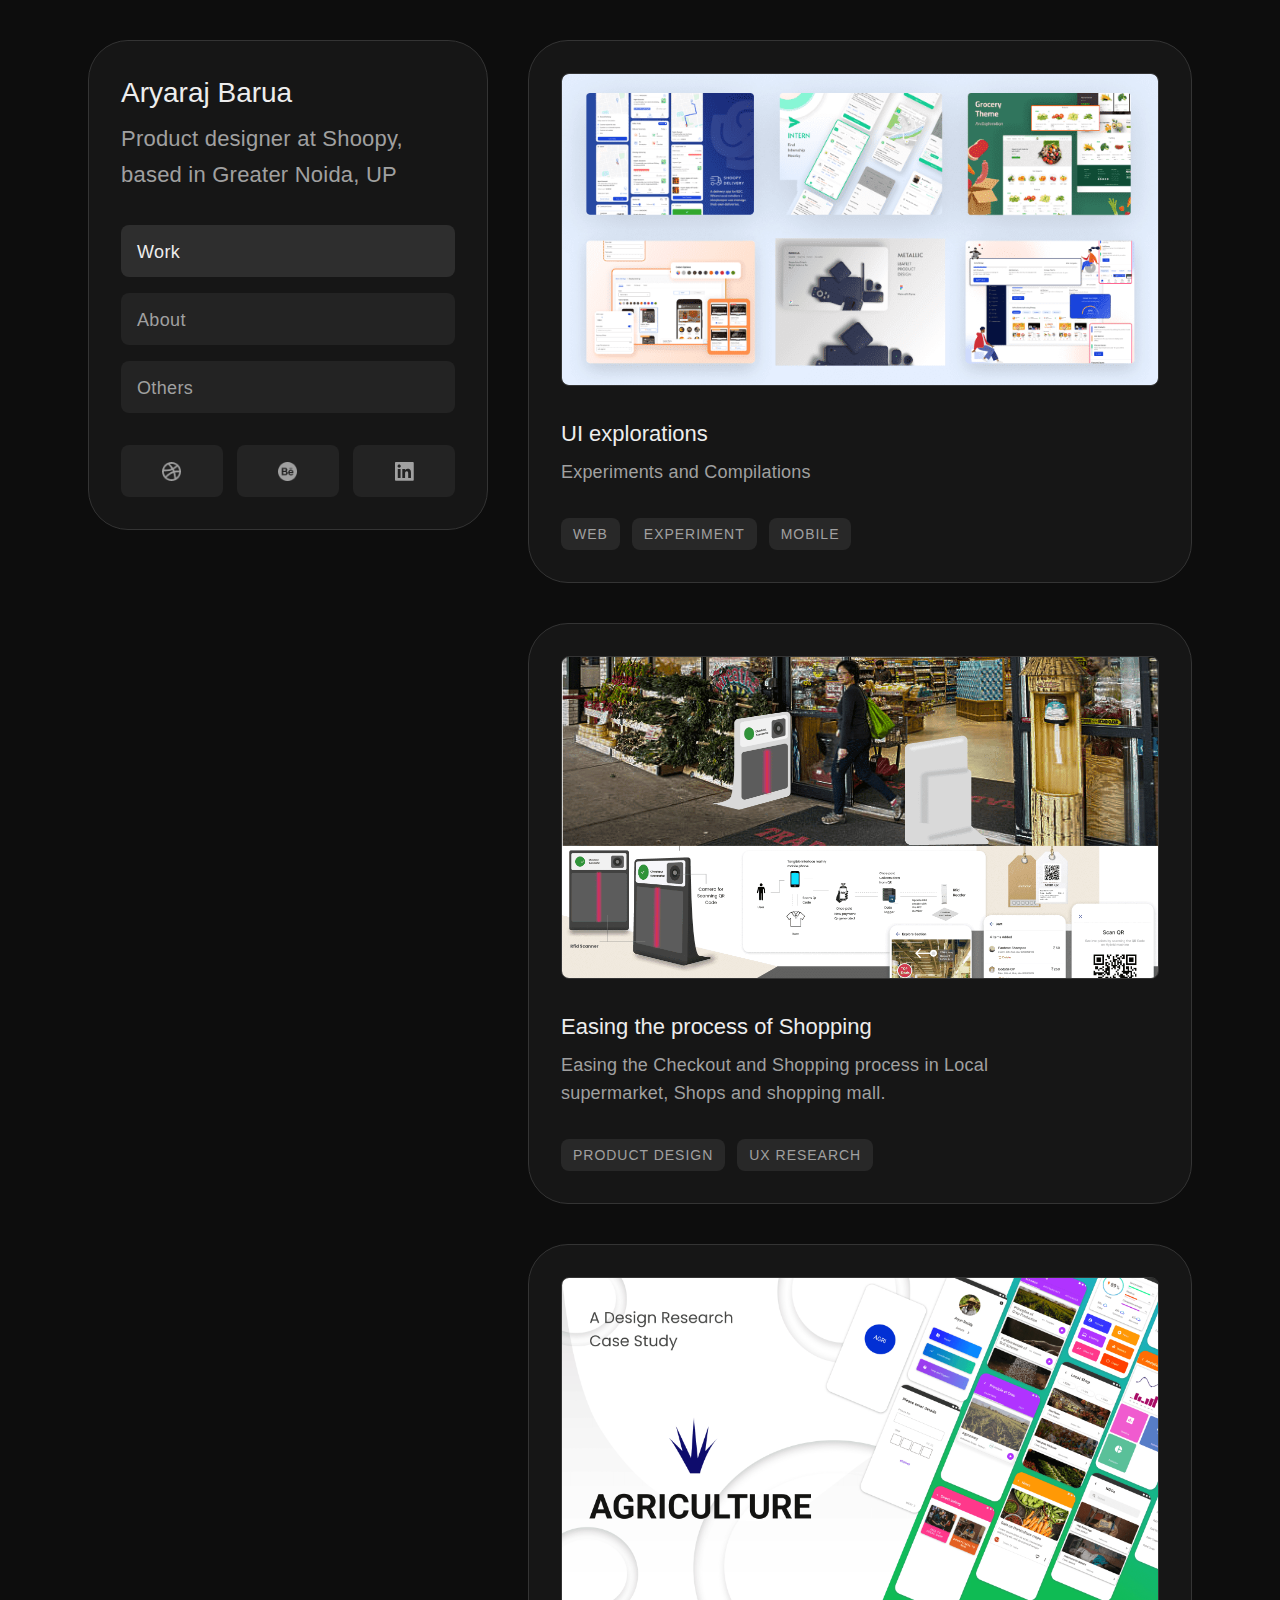
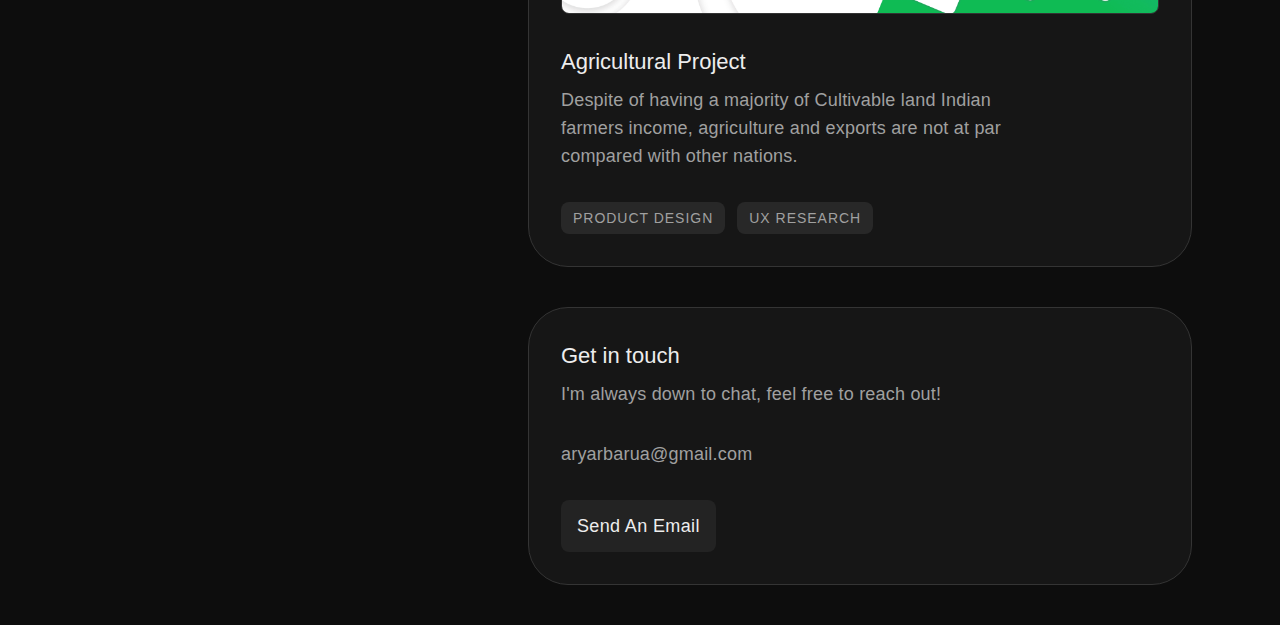
<file: index.html>
<!DOCTYPE html><!-- Last Published: Sat Jul 02 2022 18:22:27 GMT+0000 (Coordinated Universal Time) -->

<!-- DOMAIN -->
<!-- <html data-wf-domain="www.alexalspaugh.com" data-wf-page="61c91fe55f392910ddbbd6e1"
	data-wf-site="5e1eb469f33b5364f2b61e90" lang="en"> -->

<head>
	<meta charset="utf-8" />
	<title>Aryaraj Barua — Product Designer</title>
	<meta content="Aryaraj Barua is a product designer based in India." name="description" />
	<meta content="Aryaraj Barua — Product Designer" property="og:title" />
	<meta content="Aryaraj Barua is a product designer based in India." property="og:description" />
	<meta content="https://5e1eb469f33b5364f2b61e90/61c78949c5cb1142eea0f6ab_OpenGraphv3.png" property="og:image" />
	<meta content="Aryaraj Barua — Product Designer" property="twitter:title" />
	<meta content="Aryaraj Barua is a product designer based in India." property="twitter:description"/>
	<meta content="https://uploads-ssl.webflow.com/5e1eb469f33b5364f2b61e90/61c78949c5cb1142eea0f6ab_OpenGraphv3.png"
		property="twitter:image" />
	<meta property="og:type" content="website" />
	<meta content="summary_large_image" name="twitter:card" />
	<meta content="width=device-width, initial-scale=1" name="viewport" />
	<meta content="google-site-verification=y7b_yPQRe3RVC0_O2MawlgZ3TDQrx_kzQa87gy8U-xc"
		name="google-site-verification" />
	<!-- <link href="https://uploads-ssl.webflow.com/5e1eb469f33b5364f2b61e90/css/alex-alspaugh.webflow.9823012b0.min.css"
		rel="stylesheet" type="text/css" /> -->
		<link href="main.css"rel="stylesheet" type="text/css" />
	<!--[if lt IE 9]><script src="https://cdnjs.cloudflare.com/ajax/libs/html5shiv/3.7.3/html5shiv.min.js" type="text/javascript"></script><![endif]-->
	<script
		type="text/javascript">!function (o, c) { var n = c.documentElement, t = " w-mod-"; n.className += t + "js", ("ontouchstart" in o || o.DocumentTouch && c instanceof DocumentTouch) && (n.className += t + "touch") }(window, document);</script>

	<!-- Global site tag (gtag.js) - Google Analytics -->
	<script async src="https://www.googletagmanager.com/gtag/js?id=G-GT63Q3RSTN"></script>
	<script>
		window.dataLayer = window.dataLayer || [];
		function gtag() { dataLayer.push(arguments); }
		gtag('js', new Date());

		gtag('config', 'G-GT63Q3RSTN');
	</script>

</head>

<body class="body center">
	<div class="bottom-nav">
		 <!-- work -->
		<div class="w-layout-grid bottom-nav-grid">
			<a href="index.html" aria-current="page"
				class="bottom-nav-button selected w-inline-block w--current">
				<div class="svg-icon bottom w-embed"><svg width="20" height="20" viewBox="0 0 24 24" fill="none"
						xmlns="http://www.w3.org/2000/svg">
						<path
							d="M20 6.5H17V4.5C17 3.397 16.103 2.5 15 2.5H9C7.897 2.5 7 3.397 7 4.5V6.5H4C2.897 6.5 2 7.397 2 8.5V12.5H7V10.5H9V12.5H15V10.5H17V12.5H22V8.5C22 7.397 21.103 6.5 20 6.5ZM9 4.5H15V6.5H9V4.5ZM17 15.5H15V13.5H9V15.5H7V13.5H2V19.5C2 20.603 2.897 21.5 4 21.5H20C21.103 21.5 22 20.603 22 19.5V13.5H17V15.5Z"
							fill="currentColor" />
					</svg></div>
				<div class="bottom-nav-text">Work</div>
			</a>

			 <!-- about -->
			 
			<a href="about.html" class="bottom-nav-button w-inline-block">
				<div class="svg-icon bottom w-embed"><svg width="20" height="20" viewBox="0 0 25 24" fill="none"
						xmlns="http://www.w3.org/2000/svg">
						<path
							d="M12.666 12C15.1822 12 17.2285 9.95372 17.2285 7.4375C17.2285 4.92128 15.1822 2.875 12.666 2.875C10.1498 2.875 8.10352 4.92128 8.10352 7.4375C8.10352 9.95372 10.1498 12 12.666 12ZM14.377 13.1406H10.9551C7.18075 13.1406 4.11133 16.21 4.11133 19.9844V21.125H21.2207V19.9844C21.2207 16.21 18.1513 13.1406 14.377 13.1406Z"
							fill="currentColor" />
					</svg></div>
				<div class="bottom-nav-text">About</div>
			</a>

			 <!-- Others -->
			<a href="others.html" class="bottom-nav-button w-inline-block">
				<div class="svg-icon bottom w-embed"><svg width="20" height="20" viewBox="0 0 25 24" fill="none"
						xmlns="http://www.w3.org/2000/svg">
						<path
							d="M12.332 10C10.706 10 9.33203 11.374 9.33203 13C9.33203 14.626 10.706 16 12.332 16C13.958 16 15.332 14.626 15.332 13C15.332 11.374 13.958 10 12.332 10Z"
							fill="currentColor" />
						<path
							d="M20.332 6H17.746L15.039 3.293C14.9463 3.19996 14.8361 3.12617 14.7148 3.07589C14.5935 3.0256 14.4634 2.99981 14.332 3H10.332C10.2007 2.99981 10.0706 3.0256 9.94927 3.07589C9.82793 3.12617 9.71774 3.19996 9.62503 3.293L6.91803 6H4.33203C3.22903 6 2.33203 6.897 2.33203 8V19C2.33203 20.103 3.22903 21 4.33203 21H20.332C21.435 21 22.332 20.103 22.332 19V8C22.332 6.897 21.435 6 20.332 6ZM12.332 18C9.62203 18 7.33203 15.71 7.33203 13C7.33203 10.29 9.62203 8 12.332 8C15.042 8 17.332 10.29 17.332 13C17.332 15.71 15.042 18 12.332 18Z"
							fill="currentColor" />
					</svg></div>
				<div class="bottom-nav-text">Photos</div>
			</a>
			
		</div>
	</div>
	<div class="main-container">
		<div id="home-module" class="home-module">
			<div class="w-layout-grid home-title-wrap"><a href="#" class="home-link w-inline-block">
					<h1 id="heading-1" class="heading-1">Aryaraj Barua</h1>
				</a>
				<div id="w-node-_64491920-be6a-2821-384f-079b89057e54-ddbbd6e1" class="heading-2">Product designer at <a
						href="https://Shoopy.com" target="_blank" class="in-line-link Shoopy">Shoopy</a>,
					based in Greater Noida, UP</div>
			</div>

			<!-- Work desktop view -->
			<div class="w-layout-grid button-wrap"><a id="w-node-_90e294cf-3fdc-2a85-03f5-486c7eb0f15f-ddbbd6e1"
					href="index.html" aria-current="page" class="module-button selected w-inline-block w--current">
					<div id="w-node-eb9cf645-4870-7108-0696-3ab699806e7c-ddbbd6e1" class="svg-wrapper">
						<div class="svg-icon w-embed"><svg width="20" height="19" viewBox="0 0 20 19" fill="none"
								xmlns="http://www.w3.org/2000/svg">
								<path
									d="M18 4H15V2C15 0.897 14.103 0 13 0H7C5.897 0 5 0.897 5 2V4H2C0.897 4 0 4.897 0 6V10H5V8H7V10H13V8H15V10H20V6C20 4.897 19.103 4 18 4ZM7 2H13V4H7V2ZM15 13H13V11H7V13H5V11H0V17C0 18.103 0.897 19 2 19H18C19.103 19 20 18.103 20 17V11H15V13Z"
									fill="currentColor" />
							</svg></div>
					</div>
					<div id="w-node-_01aded6d-b0c2-951f-cb13-49ec6e929711-ddbbd6e1" class="button-text">Work</div>
				</a>

				<!-- About desktop view -->
				<a id="w-node-_9d23e5d2-825b-077d-6f44-b87606e778b6-ddbbd6e1"
					href="about.html" class="module-button w-inline-block">
					<div id="w-node-_8e8094c3-a8ce-1607-b69b-fc233de5f2c6-ddbbd6e1" class="svg-wrapper">
						<div class="svg-icon w-embed"><svg width="18" height="19" viewBox="0 0 18 19" fill="none"
								xmlns="http://www.w3.org/2000/svg">
								<path
									d="M9 9.5C11.6472 9.5 13.8 7.36963 13.8 4.75C13.8 2.13037 11.6472 0 9 0C6.3528 0 4.2 2.13037 4.2 4.75C4.2 7.36963 6.3528 9.5 9 9.5ZM10.8 10.6875H7.2C3.2292 10.6875 0 13.8831 0 17.8125V19H18V17.8125C18 13.8831 14.7708 10.6875 10.8 10.6875Z"
									fill="currentColor" />
							</svg></div>
					</div>
					<div id="w-node-_9d23e5d2-825b-077d-6f44-b87606e778b8-ddbbd6e1" class="button-text">About</div>
				</a>

				 <!-- Others desktop view -->
				<a id="w-node-_0f6d2369-71fe-7399-e84f-1ca94d09f6e1-ddbbd6e1"
					href="others.html" class="module-button w-inline-block">
					<div class="svg-wrapper">
						<div class="svg-icon w-embed"><svg width="20" height="18" viewBox="0 0 20 18" fill="none"
								xmlns="http://www.w3.org/2000/svg">
								<path
									d="M10 7C8.374 7 7 8.374 7 10C7 11.626 8.374 13 10 13C11.626 13 13 11.626 13 10C13 8.374 11.626 7 10 7Z"
									fill="currentColor" />
								<path
									d="M18 3H15.414L12.707 0.293001C12.6143 0.199958 12.5041 0.126171 12.3828 0.0758854C12.2614 0.0256001 12.1313 -0.000189449 12 1.04767e-06H8C7.86866 -0.000189449 7.73857 0.0256001 7.61724 0.0758854C7.4959 0.126171 7.38571 0.199958 7.293 0.293001L4.586 3H2C0.897 3 0 3.897 0 5V16C0 17.103 0.897 18 2 18H18C19.103 18 20 17.103 20 16V5C20 3.897 19.103 3 18 3ZM10 15C7.29 15 5 12.71 5 10C5 7.29 7.29 5 10 5C12.71 5 15 7.29 15 10C15 12.71 12.71 15 10 15Z"
									fill="currentColor" />
							</svg></div>
					</div>
					<div id="w-node-_0f6d2369-71fe-7399-e84f-1ca94d09f6e3-ddbbd6e1" class="button-text">Others</div>
				</a>
				
			</div>
			<div class="icon-wrapper"><a data-w-id="51a838c5-9dd1-f4a9-6ec0-d5e48773f762"
					href="https://dribbble.com/aryaRB" target="_blank" class="icon-button w-inline-block">
					<div class="svg-icon w-embed">
						<img src="./Images/dribble.png" width="19" height="19">
					</div>
					
					<div style="-webkit-transform:translate3d(null, 16px, 0) scale3d(1, 1, 1) rotateX(0) rotateY(0) rotateZ(0) skew(0, 0);-moz-transform:translate3d(null, 16px, 0) scale3d(1, 1, 1) rotateX(0) rotateY(0) rotateZ(0) skew(0, 0);-ms-transform:translate3d(null, 16px, 0) scale3d(1, 1, 1) rotateX(0) rotateY(0) rotateZ(0) skew(0, 0);transform:translate3d(null, 16px, 0) scale3d(1, 1, 1) rotateX(0) rotateY(0) rotateZ(0) skew(0, 0);opacity:0;display:none"
						class="info-tip">
						<div class="info-text">Dribbble</div>
					</div>
				</a><a data-w-id="16e12674-effe-29d1-3d88-5ebde7dd89f0" href="https://www.behance.net/aryaRB"
					target="_blank" class="icon-button w-inline-block">
					<div class="svg-icon w-embed">
						<img src="./Images/png behance.png" width="19" height="19">
					</div>

					<div style="-webkit-transform:translate3d(null, 16px, 0) scale3d(1, 1, 1) rotateX(0) rotateY(0) rotateZ(0) skew(0, 0);-moz-transform:translate3d(null, 16px, 0) scale3d(1, 1, 1) rotateX(0) rotateY(0) rotateZ(0) skew(0, 0);-ms-transform:translate3d(null, 16px, 0) scale3d(1, 1, 1) rotateX(0) rotateY(0) rotateZ(0) skew(0, 0);transform:translate3d(null, 16px, 0) scale3d(1, 1, 1) rotateX(0) rotateY(0) rotateZ(0) skew(0, 0);opacity:0;display:none"
						class="info-tip">
						<div class="info-text">Behance</div>
					</div>
				</a><a data-w-id="5a5b0f89-fb9d-b63f-2627-6b0d720aa6ac" href="https://www.linkedin.com/in/aryarb/"
					target="_blank" class="icon-button w-inline-block">
					<div class="svg-icon w-embed"><svg width="24" height="24" viewBox="0 0 24 24" fill="none"
							xmlns="http://www.w3.org/2000/svg">
							<path
								d="M20.7083 3H4.04167C3.7654 3 3.50045 3.10975 3.3051 3.3051C3.10975 3.50045 3 3.7654 3 4.04167V20.7083C3 20.9846 3.10975 21.2496 3.3051 21.4449C3.50045 21.6403 3.7654 21.75 4.04167 21.75H20.7083C20.9846 21.75 21.2496 21.6403 21.4449 21.4449C21.6403 21.2496 21.75 20.9846 21.75 20.7083V4.04167C21.75 3.7654 21.6403 3.50045 21.4449 3.3051C21.2496 3.10975 20.9846 3 20.7083 3ZM8.56146 18.976H5.77812V10.0281H8.56146V18.976ZM7.16979 8.80625C6.74213 8.80625 6.33198 8.63636 6.02958 8.33396C5.72718 8.03156 5.55729 7.62141 5.55729 7.19375C5.55729 6.76609 5.72718 6.35594 6.02958 6.05354C6.33198 5.75114 6.74213 5.58125 7.16979 5.58125C7.59745 5.58125 8.0076 5.75114 8.31 6.05354C8.6124 6.35594 8.78229 6.76609 8.78229 7.19375C8.78229 7.62141 8.6124 8.03156 8.31 8.33396C8.0076 8.63636 7.59745 8.80625 7.16979 8.80625ZM18.9771 18.976H16.1969V14.625C16.1969 13.5875 16.1781 12.2531 14.751 12.2531C13.3031 12.2531 13.0833 13.3844 13.0833 14.5521V18.9771H10.3052V10.0292H12.9719V11.2521H13.0104C13.3802 10.549 14.2885 9.80729 15.6396 9.80729C18.4562 9.80729 18.976 11.6594 18.976 14.0698V18.976H18.9771Z"
								fill="currentColor" />
						</svg></div>

					<div style="-webkit-transform:translate3d(null, 16px, 0) scale3d(1, 1, 1) rotateX(0) rotateY(0) rotateZ(0) skew(0, 0);-moz-transform:translate3d(null, 16px, 0) scale3d(1, 1, 1) rotateX(0) rotateY(0) rotateZ(0) skew(0, 0);-ms-transform:translate3d(null, 16px, 0) scale3d(1, 1, 1) rotateX(0) rotateY(0) rotateZ(0) skew(0, 0);transform:translate3d(null, 16px, 0) scale3d(1, 1, 1) rotateX(0) rotateY(0) rotateZ(0) skew(0, 0);opacity:0;display:none"
						class="info-tip">
						<div class="info-text">linkedin</div>
					</div>
				</a></div>
		</div>
		<div class="project-card-wrap"><a href="uiexperiments.html" class="project-card w-inline-block"><img
					src="./Images/Uiexperiment3.png"
					loading="lazy" alt="Image depicting a gradient with multiple colors blurring together."
					class="project-card-hero" />
				<div class="project-text-wrap">
					<div class="project-title">UI explorations</div>
					<div class="body-text">Experiments and Compilations
					</div>
				</div>
				<div class="tag-wrap">
					<div class="tag">
						<div class="tag-text">Web</div>
					</div>
					<div class="tag">
						<div class="tag-text">Experiment</div>
					</div>
					<div class="tag">
						<div class="tag-text">Mobile</div>
					</div>
				</div>
			</a>
			
<!-- rfid -->

			<a href="rfid.html"
				class="project-card w-inline-block">
				<img src="./Images/rfidpng1.png"
					loading="lazy"
					sizes="(max-width: 479px) 143px, (max-width: 767px) 335px, (max-width: 991px) 568.1875px, 407px"
					srcset="./Images/rfidpng1.png"
					alt="Image of the Block project gallery on a brown background." class="project-card-hero" />
				<div class="project-text-wrap">
					<div class="project-title">Easing the process of Shopping</div>
					<!-- <div class="body-text">Easing the process of Shopping</div> -->
					<div class="body-text">Easing the Checkout and Shopping process in Local supermarket, Shops and shopping mall.</div>
				</div>
				<div class="tag-wrap">
					<div class="tag">
						<div class="tag-text">Product Design</div>
					</div>
					<div class="tag">
						<div class="tag-text">UX Research</div>
					</div>
				</div>
			</a>

<!-- agri -->
			<a href="agri.html"
				class="project-card w-inline-block">
				<img src="./Images/newagri.png"
					loading="lazy"
					sizes="(max-width: 479px) 143px, (max-width: 767px) 335px, (max-width: 991px) 568.1875px, 407px"
					srcset="./Images/newagri.png"
					alt="Image of the Block project gallery on a brown background." class="project-card-hero" />
				<div class="project-text-wrap">
					<div class="project-title">Agricultural Project</div>
					<div class="body-text">Despite of having a majority of Cultivable land Indian farmers income, agriculture and exports are not at par compared with other nations. </div>
				</div>
				<div class="tag-wrap">
					<div class="tag">
						<div class="tag-text">Product Design</div>
					</div>
					<div class="tag">
						<div class="tag-text">UX Research</div>
					</div>
				</div>
			</a>

			
		<div class="get-in-touch-card">
			<div class="project-text-wrap">
				<div id="w-node-b6b7e59a-8abd-696d-298c-6c55a807bd4b-ddbbd6e1" class="project-title">Get in touch
				</div>
				<div class="body-text">I&#x27;m always down to chat, feel free to reach out!</div>
			</div>
		   
				<div class="body-text">aryarbarua@gmail.com</div>
			   
			<div class="tag-wrap email"><a href="https://mail.google.com/mail/?view=cm&fs=1&to=aryarbarua@gmail.com"  
					class="module-button email w-button">Send An Email</a>
				   </div>
		</div>
		</div>
	</div>
	<script src="https://d3e54v103j8qbb.cloudfront.net/js/jquery-3.5.1.min.dc5e7f18c8.js?site=5e1eb469f33b5364f2b61e90"
		type="text/javascript" integrity="sha256-9/aliU8dGd2tb6OSsuzixeV4y/faTqgFtohetphbbj0="
		crossorigin="anonymous"></script>
	<script src="https://uploads-ssl.webflow.com/5e1eb469f33b5364f2b61e90/js/webflow.d36e6379c.js"
		type="text/javascript"></script>
	<!--[if lte IE 9]><script src="//cdnjs.cloudflare.com/ajax/libs/placeholders/3.0.2/placeholders.min.js"></script><![endif]-->
	<style>
		@media screen and (max-width: 400px) {
			.tag-wrap {
				gap: 12px;
			}

			.tag {
				margin-right: 0px;
			}
		}
	</style>
</body>

</html>
</file>
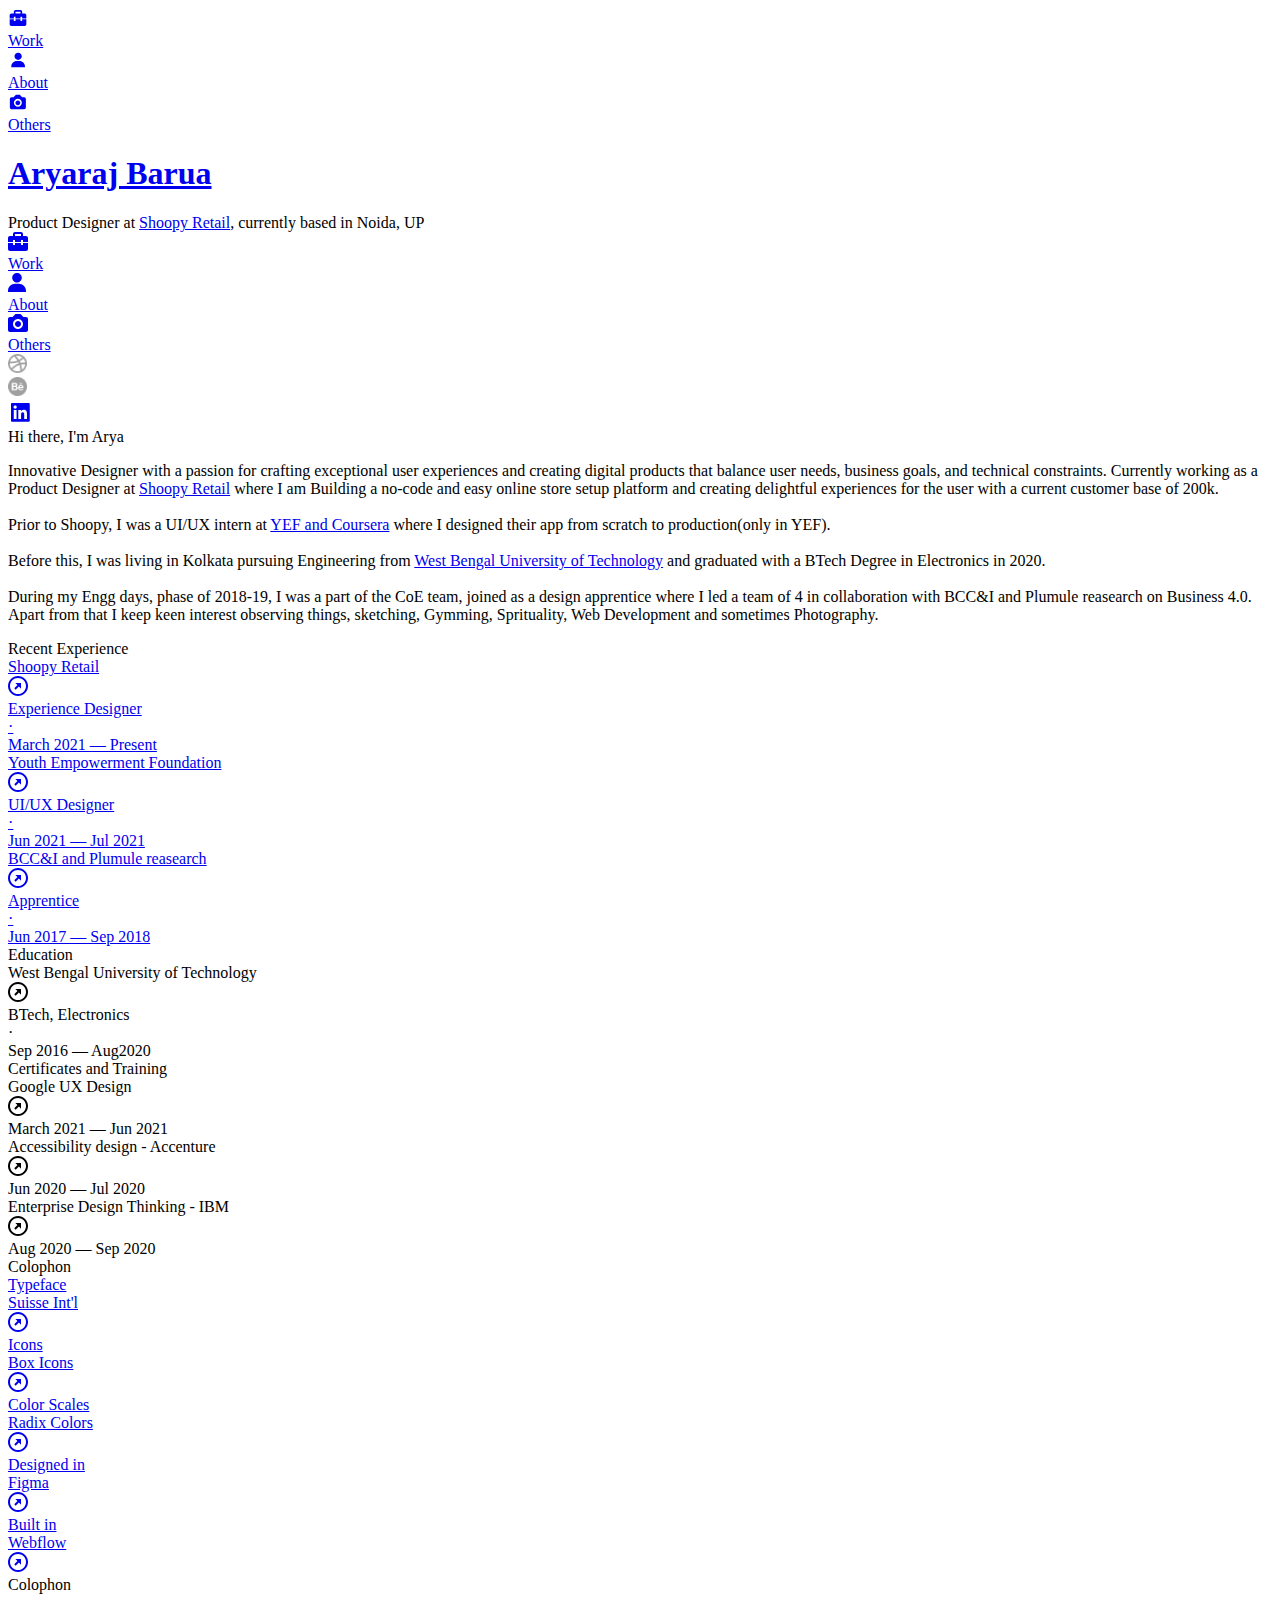
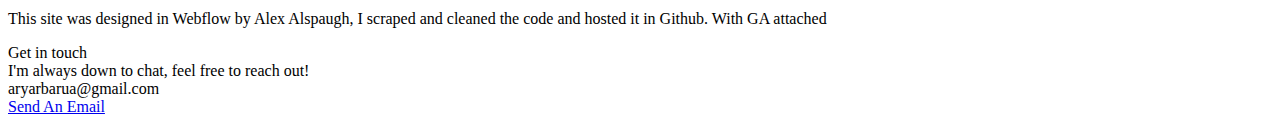
<file: about.html>
<!DOCTYPE html><!-- Last Published: Sat Jul 02 2022 18:22:27 GMT+0000 (Coordinated Universal Time) -->

<!-- DOMAIN -->
<!-- <html data-wf-domain="www.alexalspaugh.com" data-wf-page="61c91fe55f39296e0abbd6e4"
    data-wf-site="5e1eb469f33b5364f2b61e90" lang="en"> -->

<head>
    <meta charset="utf-8" />
    <title>Aryaraj Barua — About</title>
    <meta content="Aryaraj is a product designer based in Noida, India." name="description" />
    <meta content="Aryaraj — About" property="og:title" />
    <meta content="Aryaraj is a product designer based in India." property="og:description" />
    <meta content="https://uploads-ssl.webflow.com/5e1eb469f33b5364f2b61e90/61c78949c5cb1142eea0f6ab_OpenGraphv3.png"
        property="og:image" />
    <meta content="Aryaraj — About" property="behance:title" />
    <meta content="Aryaraj is a product designer based in Kolkata." property="behance:description" />
    <meta content="https://uploads-ssl.webflow.com/5e1eb469f33b5364f2b61e90/61c78949c5cb1142eea0f6ab_OpenGraphv3.png"
        property="twitter:image" />
    <meta property="og:type" content="website" />
    <meta content="summary_large_image" name="twitter:card" />
    <meta content="width=device-width, initial-scale=1" name="viewport" />
    <meta content="google-site-verification=y7b_yPQRe3RVC0_O2MawlgZ3TDQrx_kzQa87gy8U-xc"
        name="google-site-verification" />
    <link href="https://uploads-ssl.webflow.com/5e1eb469f33b5364f2b61e90/css/alex-alspaugh.webflow.9823012b0.min.css"
        rel="stylesheet" type="text/css" />
    <!--[if lt IE 9]><script src="https://cdnjs.cloudflare.com/ajax/libs/html5shiv/3.7.3/html5shiv.min.js" type="text/javascript"></script><![endif]-->
    <script
        type="text/javascript">!function (o, c) { var n = c.documentElement, t = " w-mod-"; n.className += t + "js", ("ontouchstart" in o || o.DocumentTouch && c instanceof DocumentTouch) && (n.className += t + "touch") }(window, document);</script>
    <link href="https://uploads-ssl.webflow.com/5e1eb469f33b5364f2b61e90/61cc0775014f4336adf17a48_ICO.png"
        rel="shortcut icon" type="image/x-icon" />
    <link href="https://uploads-ssl.webflow.com/5e1eb469f33b5364f2b61e90/61cc0779530b9614d2a38971_WebClip.png"
        rel="apple-touch-icon" />

    <!-- Global site tag (gtag.js) - Google Analytics -->
	<script async src="https://www.googletagmanager.com/gtag/js?id=G-GT63Q3RSTN"></script>
	<script>
		window.dataLayer = window.dataLayer || [];
		function gtag() { dataLayer.push(arguments); }
		gtag('js', new Date());

		gtag('config', 'G-GT63Q3RSTN');
	</script>
</head>

<body class="body center">
    <div class="bottom-nav">
        <div class="w-layout-grid bottom-nav-grid">

            <!-- work -->
            
            <a href="index.html" class="bottom-nav-button w-inline-block">
                <div class="svg-icon bottom w-embed"><svg width="20" height="20" viewBox="0 0 24 24" fill="none"
                        xmlns="http://www.w3.org/2000/svg">
                        <path
                            d="M20 6.5H17V4.5C17 3.397 16.103 2.5 15 2.5H9C7.897 2.5 7 3.397 7 4.5V6.5H4C2.897 6.5 2 7.397 2 8.5V12.5H7V10.5H9V12.5H15V10.5H17V12.5H22V8.5C22 7.397 21.103 6.5 20 6.5ZM9 4.5H15V6.5H9V4.5ZM17 15.5H15V13.5H9V15.5H7V13.5H2V19.5C2 20.603 2.897 21.5 4 21.5H20C21.103 21.5 22 20.603 22 19.5V13.5H17V15.5Z"
                            fill="currentColor" />
                    </svg></div>
                <div class="bottom-nav-text">Work</div>
            </a>

  <!-- About -->
            <a href="about.html" aria-current="page"class="bottom-nav-button selected w-inline-block  w--current">

                <div class="svg-icon bottom w-embed"><svg width="20" height="20" viewBox="0 0 25 24" fill="none"
                        xmlns="http://www.w3.org/2000/svg">
                        <path
                            d="M12.666 12C15.1822 12 17.2285 9.95372 17.2285 7.4375C17.2285 4.92128 15.1822 2.875 12.666 2.875C10.1498 2.875 8.10352 4.92128 8.10352 7.4375C8.10352 9.95372 10.1498 12 12.666 12ZM14.377 13.1406H10.9551C7.18075 13.1406 4.11133 16.21 4.11133 19.9844V21.125H21.2207V19.9844C21.2207 16.21 18.1513 13.1406 14.377 13.1406Z"
                            fill="currentColor" />
                    </svg></div>
                <div class="bottom-nav-text">About</div>
            </a>

             <!-- Others -->

            <a href="others.html" class="bottom-nav-button w-inline-block">
                <div class="svg-icon bottom w-embed"><svg width="20" height="20" viewBox="0 0 25 24" fill="none"
                        xmlns="http://www.w3.org/2000/svg">
                        <path
                            d="M12.332 10C10.706 10 9.33203 11.374 9.33203 13C9.33203 14.626 10.706 16 12.332 16C13.958 16 15.332 14.626 15.332 13C15.332 11.374 13.958 10 12.332 10Z"
                            fill="currentColor" />
                        <path
                            d="M20.332 6H17.746L15.039 3.293C14.9463 3.19996 14.8361 3.12617 14.7148 3.07589C14.5935 3.0256 14.4634 2.99981 14.332 3H10.332C10.2007 2.99981 10.0706 3.0256 9.94927 3.07589C9.82793 3.12617 9.71774 3.19996 9.62503 3.293L6.91803 6H4.33203C3.22903 6 2.33203 6.897 2.33203 8V19C2.33203 20.103 3.22903 21 4.33203 21H20.332C21.435 21 22.332 20.103 22.332 19V8C22.332 6.897 21.435 6 20.332 6ZM12.332 18C9.62203 18 7.33203 15.71 7.33203 13C7.33203 10.29 9.62203 8 12.332 8C15.042 8 17.332 10.29 17.332 13C17.332 15.71 15.042 18 12.332 18Z"
                            fill="currentColor" />
                    </svg></div>
                <div class="bottom-nav-text">Others</div>
            </a>
            
        </div>
    </div>


    
    <div class="main-container">
        <div class="home-module">
            <div class="w-layout-grid home-title-wrap"><a href="#" class="home-link w-inline-block">
                    <h1 class="heading-1">Aryaraj Barua</h1>
                </a>
                <div class="heading-2">Product Designer at <a href="https://onuniverse.com" target="_blank"
                        class="in-line-link universe">Shoopy Retail</a>, currently based in Noida, UP</div>
            </div>
            <div class="w-layout-grid button-wrap">
                
                <!-- Work -->
                <a id="w-node-d7f4e738-6164-a7f3-b7a1-cf082e84f2d9-0abbd6e4" href="index.html"
                    class="module-button w-inline-block">
                    <div id="w-node-d7f4e738-6164-a7f3-b7a1-cf082e84f2da-0abbd6e4" class="svg-wrapper">
                        <div class="svg-icon w-embed"><svg width="20" height="19" viewBox="0 0 20 19" fill="none"
                                xmlns="http://www.w3.org/2000/svg">
                                <path
                                    d="M18 4H15V2C15 0.897 14.103 0 13 0H7C5.897 0 5 0.897 5 2V4H2C0.897 4 0 4.897 0 6V10H5V8H7V10H13V8H15V10H20V6C20 4.897 19.103 4 18 4ZM7 2H13V4H7V2ZM15 13H13V11H7V13H5V11H0V17C0 18.103 0.897 19 2 19H18C19.103 19 20 18.103 20 17V11H15V13Z"
                                    fill="currentColor" />
                            </svg></div>
                    </div>
                    <div id="w-node-d7f4e738-6164-a7f3-b7a1-cf082e84f2dc-0abbd6e4" class="button-text">Work</div>
                </a>

<!-- About -->
               <a id="w-node-d7f4e738-6164-a7f3-b7a1-cf082e84f2de-0abbd6e4"
                    href="about.html" aria-current="page" class="module-button selected w-inline-block w--current">
                    <div id="w-node-d7f4e738-6164-a7f3-b7a1-cf082e84f2df-0abbd6e4" class="svg-wrapper">
                        <div class="svg-icon w-embed"><svg width="18" height="19" viewBox="0 0 18 19" fill="none"
                                xmlns="http://www.w3.org/2000/svg">
                                <path
                                    d="M9 9.5C11.6472 9.5 13.8 7.36963 13.8 4.75C13.8 2.13037 11.6472 0 9 0C6.3528 0 4.2 2.13037 4.2 4.75C4.2 7.36963 6.3528 9.5 9 9.5ZM10.8 10.6875H7.2C3.2292 10.6875 0 13.8831 0 17.8125V19H18V17.8125C18 13.8831 14.7708 10.6875 10.8 10.6875Z"
                                    fill="currentColor" />
                            </svg></div>
                    </div>
                    <div id="w-node-d7f4e738-6164-a7f3-b7a1-cf082e84f2e1-0abbd6e4" class="button-text">About</div>
                </a>

                <!-- Others -->

                <a id="w-node-d7f4e738-6164-a7f3-b7a1-cf082e84f2e3-0abbd6e4"
                    href="others.html" class="module-button w-inline-block">
                    <div class="svg-wrapper">
                        <div class="svg-icon w-embed"><svg width="20" height="18" viewBox="0 0 20 18" fill="none"
                                xmlns="http://www.w3.org/2000/svg">
                                <path
                                    d="M10 7C8.374 7 7 8.374 7 10C7 11.626 8.374 13 10 13C11.626 13 13 11.626 13 10C13 8.374 11.626 7 10 7Z"
                                    fill="currentColor" />
                                <path
                                    d="M18 3H15.414L12.707 0.293001C12.6143 0.199958 12.5041 0.126171 12.3828 0.0758854C12.2614 0.0256001 12.1313 -0.000189449 12 1.04767e-06H8C7.86866 -0.000189449 7.73857 0.0256001 7.61724 0.0758854C7.4959 0.126171 7.38571 0.199958 7.293 0.293001L4.586 3H2C0.897 3 0 3.897 0 5V16C0 17.103 0.897 18 2 18H18C19.103 18 20 17.103 20 16V5C20 3.897 19.103 3 18 3ZM10 15C7.29 15 5 12.71 5 10C5 7.29 7.29 5 10 5C12.71 5 15 7.29 15 10C15 12.71 12.71 15 10 15Z"
                                    fill="currentColor" />
                            </svg></div>
                    </div>
                    <div id="w-node-d7f4e738-6164-a7f3-b7a1-cf082e84f2e6-0abbd6e4" class="button-text">Others</div>
                </a>
               
            </div>
            <div class="icon-wrapper"><a data-w-id="51a838c5-9dd1-f4a9-6ec0-d5e48773f762"
                href="https://dribbble.com/aryaRB" target="_blank" class="icon-button w-inline-block">
                <div class="svg-icon w-embed">
                    <img src="./Images/dribble.png" width="19" height="19">
                </div>
                
                <div style="-webkit-transform:translate3d(null, 16px, 0) scale3d(1, 1, 1) rotateX(0) rotateY(0) rotateZ(0) skew(0, 0);-moz-transform:translate3d(null, 16px, 0) scale3d(1, 1, 1) rotateX(0) rotateY(0) rotateZ(0) skew(0, 0);-ms-transform:translate3d(null, 16px, 0) scale3d(1, 1, 1) rotateX(0) rotateY(0) rotateZ(0) skew(0, 0);transform:translate3d(null, 16px, 0) scale3d(1, 1, 1) rotateX(0) rotateY(0) rotateZ(0) skew(0, 0);opacity:0;display:none"
                    class="info-tip">
                    <div class="info-text">Dribbble</div>
                </div>
            </a><a data-w-id="16e12674-effe-29d1-3d88-5ebde7dd89f0" href="https://www.behance.net/aryaRB"
                target="_blank" class="icon-button w-inline-block">
                <div class="svg-icon w-embed">
                    <img src="./Images/png behance.png" width="19" height="19">
                </div>

                <div style="-webkit-transform:translate3d(null, 16px, 0) scale3d(1, 1, 1) rotateX(0) rotateY(0) rotateZ(0) skew(0, 0);-moz-transform:translate3d(null, 16px, 0) scale3d(1, 1, 1) rotateX(0) rotateY(0) rotateZ(0) skew(0, 0);-ms-transform:translate3d(null, 16px, 0) scale3d(1, 1, 1) rotateX(0) rotateY(0) rotateZ(0) skew(0, 0);transform:translate3d(null, 16px, 0) scale3d(1, 1, 1) rotateX(0) rotateY(0) rotateZ(0) skew(0, 0);opacity:0;display:none"
                    class="info-tip">
                    <div class="info-text">Behance</div>
                </div>
            </a><a data-w-id="5a5b0f89-fb9d-b63f-2627-6b0d720aa6ac" href="https://www.linkedin.com/in/aryarb/"
                target="_blank" class="icon-button w-inline-block">
                <div class="svg-icon w-embed"><svg width="24" height="24" viewBox="0 0 24 24" fill="none"
                        xmlns="http://www.w3.org/2000/svg">
                        <path
                            d="M20.7083 3H4.04167C3.7654 3 3.50045 3.10975 3.3051 3.3051C3.10975 3.50045 3 3.7654 3 4.04167V20.7083C3 20.9846 3.10975 21.2496 3.3051 21.4449C3.50045 21.6403 3.7654 21.75 4.04167 21.75H20.7083C20.9846 21.75 21.2496 21.6403 21.4449 21.4449C21.6403 21.2496 21.75 20.9846 21.75 20.7083V4.04167C21.75 3.7654 21.6403 3.50045 21.4449 3.3051C21.2496 3.10975 20.9846 3 20.7083 3ZM8.56146 18.976H5.77812V10.0281H8.56146V18.976ZM7.16979 8.80625C6.74213 8.80625 6.33198 8.63636 6.02958 8.33396C5.72718 8.03156 5.55729 7.62141 5.55729 7.19375C5.55729 6.76609 5.72718 6.35594 6.02958 6.05354C6.33198 5.75114 6.74213 5.58125 7.16979 5.58125C7.59745 5.58125 8.0076 5.75114 8.31 6.05354C8.6124 6.35594 8.78229 6.76609 8.78229 7.19375C8.78229 7.62141 8.6124 8.03156 8.31 8.33396C8.0076 8.63636 7.59745 8.80625 7.16979 8.80625ZM18.9771 18.976H16.1969V14.625C16.1969 13.5875 16.1781 12.2531 14.751 12.2531C13.3031 12.2531 13.0833 13.3844 13.0833 14.5521V18.9771H10.3052V10.0292H12.9719V11.2521H13.0104C13.3802 10.549 14.2885 9.80729 15.6396 9.80729C18.4562 9.80729 18.976 11.6594 18.976 14.0698V18.976H18.9771Z"
                            fill="currentColor" />
                    </svg></div>

                <div style="-webkit-transform:translate3d(null, 16px, 0) scale3d(1, 1, 1) rotateX(0) rotateY(0) rotateZ(0) skew(0, 0);-moz-transform:translate3d(null, 16px, 0) scale3d(1, 1, 1) rotateX(0) rotateY(0) rotateZ(0) skew(0, 0);-ms-transform:translate3d(null, 16px, 0) scale3d(1, 1, 1) rotateX(0) rotateY(0) rotateZ(0) skew(0, 0);transform:translate3d(null, 16px, 0) scale3d(1, 1, 1) rotateX(0) rotateY(0) rotateZ(0) skew(0, 0);opacity:0;display:none"
                    class="info-tip">
                    <div class="info-text">linkedin</div>
                </div>
            </a></div>
    </div>
        <div class="w-layout-grid about-grid">
            <div class="about-hero-wrapper">
                <!-- <img src="./Images/PROFILEPICPORTFOLIO.png" loading="lazy"
                alt="" class="about-hero" /> -->
                   
                <!-- <div class="about-hero-caption">ARB, 2022</div> -->
            </div>


            
            <div class="w-layout-grid about-card">
                <div class="w-layout-grid description-wrap">
                    <div class="about-description-heading">Hi there, I'm Arya</div>
                    <p class="paragraph">Innovative Designer with a passion for crafting exceptional user experiences and creating digital products that balance user needs, business goals, and technical constraints. Currently working as a Product Designer at
                        <a href="https://Shoopy.in" target="_blank" class="in-line-link universe">Shoopy Retail</a> 
                        where I am Building a no-code and easy online store setup platform and creating delightful experiences for the user with a current customer base of 200k. <br /><br />Prior to
                        Shoopy, I was a UI/UX intern at <a href="www.https://www.yefindia.org" target="_blank"
                            class="in-line-link">YEF and Coursera</a> where I designed their app from scratch to production(only in YEF).<br /><br />Before this, I was living in Kolkata pursuing Engineering from <a href="https://makautwb.ac.in/" target="_blank"
                            class="in-line-link uw"> West Bengal University of Technology</a> and graduated with a BTech Degree
                        in Electronics in 2020.<br />‍<br />During my Engg days, phase of 2018-19, I was a part of the CoE team, joined as a design apprentice where I led a team of 4 in collaboration with BCC&I and Plumule reasearch on Business 4.0.
                        <br/>Apart from that I keep keen interest observing things, sketching, Gymming, Sprituality, Web Development and sometimes Photography.
                    </p>
                </div>
            </div>
            <div id="w-node-_10758b26-f69e-af91-6957-12bce4039dc9-0abbd6e4" class="w-layout-grid about-card">
                <div class="w-layout-grid about-subgroup">
                    <div class="about-description-heading">Recent Experience</div><a
                        id="w-node-bb0ef10b-b605-9f34-92fe-404a0e66ca27-0abbd6e4"
                        data-w-id="bb0ef10b-b605-9f34-92fe-404a0e66ca27" href="https://Shoopy.in" target="_blank"
                        class="interactive-card w-inline-block">
                        <div id="w-node-d9bba255-6b6e-9283-5f36-fbf1040164dd-0abbd6e4" class="interactive-card-header">
                            Shoopy Retail</div>
                        <div class="experience-launch-icon-wrapper">
                            <div class="experience-launch-icon w-embed"><svg width="20" height="20" viewBox="0 0 20 20"
                                    fill="none" xmlns="http://www.w3.org/2000/svg"> 
                                    <path
                                        d="M10.001 6.92387e-05C8.6868 -0.00483726 7.38473 0.251072 6.17018 0.752971C4.95562 1.25487 3.85273 1.99278 2.92539 2.92396C-0.975131 6.82548 -0.975131 13.1736 2.92539 17.0751C4.81161 18.9613 7.32424 20 10.001 20C12.6777 20 15.1913 18.9613 17.0765 17.0751C20.9771 13.1746 20.9771 6.82648 17.0765 2.92396C16.1492 1.99283 15.0463 1.25494 13.8317 0.753048C12.6172 0.251152 11.3151 -0.00478195 10.001 6.92387e-05ZM15.6616 15.6592C14.1537 17.1672 12.1424 17.9977 10.001 17.9977C7.85958 17.9977 5.84828 17.1672 4.34031 15.6592C1.22029 12.5382 1.22029 7.45989 4.34031 4.33887C5.84828 2.8309 7.85858 2.00136 10.001 2.00136C12.1434 2.00136 14.1537 2.8309 15.6616 4.33887C18.7816 7.45989 18.7816 12.5382 15.6616 15.6592Z"
                                        fill="currentColor" />
                                    <path
                                        d="M9.4617 9.12397L6.24562 12.3401L7.66053 13.755L10.8766 10.5389L13.003 12.6643V6.9976H7.33632L9.4617 9.12397Z"
                                        fill="currentColor" />
                                </svg></div>
                        </div>
                        <div class="interactive-details-wrap">
                            <div class="interactive-card-text">Experience Designer</div>
                            <div class="interactive-card-text dot">·</div>
                            <div class="interactive-card-text">March 2021 — Present</div>
                        </div> 
                    </a><a data-w-id="105168d2-513e-7c21-84b1-15088d5c238e" href="https://www.yefindia.org"
                        target="_blank" class="interactive-card w-inline-block">
                        <div id="w-node-_105168d2-513e-7c21-84b1-15088d5c238f-0abbd6e4" class="interactive-card-header">
                            Youth Empowerment Foundation</div>
                        <div class="experience-launch-icon-wrapper">
                            <div class="experience-launch-icon w-embed"><svg width="20" height="20" viewBox="0 0 20 20"
                                    fill="none" xmlns="http://www.w3.org/2000/svg">
                                    <path
                                        d="M10.001 6.92387e-05C8.6868 -0.00483726 7.38473 0.251072 6.17018 0.752971C4.95562 1.25487 3.85273 1.99278 2.92539 2.92396C-0.975131 6.82548 -0.975131 13.1736 2.92539 17.0751C4.81161 18.9613 7.32424 20 10.001 20C12.6777 20 15.1913 18.9613 17.0765 17.0751C20.9771 13.1746 20.9771 6.82648 17.0765 2.92396C16.1492 1.99283 15.0463 1.25494 13.8317 0.753048C12.6172 0.251152 11.3151 -0.00478195 10.001 6.92387e-05ZM15.6616 15.6592C14.1537 17.1672 12.1424 17.9977 10.001 17.9977C7.85958 17.9977 5.84828 17.1672 4.34031 15.6592C1.22029 12.5382 1.22029 7.45989 4.34031 4.33887C5.84828 2.8309 7.85858 2.00136 10.001 2.00136C12.1434 2.00136 14.1537 2.8309 15.6616 4.33887C18.7816 7.45989 18.7816 12.5382 15.6616 15.6592Z"
                                        fill="currentColor" />
                                    <path
                                        d="M9.4617 9.12397L6.24562 12.3401L7.66053 13.755L10.8766 10.5389L13.003 12.6643V6.9976H7.33632L9.4617 9.12397Z"
                                        fill="currentColor" />
                                </svg></div>
                        </div>
                        <div class="interactive-details-wrap">
                            <div class="interactive-card-text">UI/UX Designer</div>
                            <div class="interactive-card-text dot">·</div>
                            <div class="interactive-card-text">Jun 2021 — Jul 2021</div>
                        </div>
                    </a><a data-w-id="b5ec67df-1499-a56a-28db-13199e4487f1" href="https://www.plumuleresearch.com/"
                        target="_blank" class="interactive-card w-inline-block">

                        
                        <div id="w-node-b5ec67df-1499-a56a-28db-13199e4487f2-0abbd6e4" class="interactive-card-header">
                            BCC&I and Plumule reasearch</div>
                        <div class="experience-launch-icon-wrapper">
                            <div class="experience-launch-icon w-embed"><svg width="20" height="20" viewBox="0 0 20 20"
                                    fill="none" xmlns="http://www.w3.org/2000/svg">
                                    <path
                                        d="M10.001 6.92387e-05C8.6868 -0.00483726 7.38473 0.251072 6.17018 0.752971C4.95562 1.25487 3.85273 1.99278 2.92539 2.92396C-0.975131 6.82548 -0.975131 13.1736 2.92539 17.0751C4.81161 18.9613 7.32424 20 10.001 20C12.6777 20 15.1913 18.9613 17.0765 17.0751C20.9771 13.1746 20.9771 6.82648 17.0765 2.92396C16.1492 1.99283 15.0463 1.25494 13.8317 0.753048C12.6172 0.251152 11.3151 -0.00478195 10.001 6.92387e-05ZM15.6616 15.6592C14.1537 17.1672 12.1424 17.9977 10.001 17.9977C7.85958 17.9977 5.84828 17.1672 4.34031 15.6592C1.22029 12.5382 1.22029 7.45989 4.34031 4.33887C5.84828 2.8309 7.85858 2.00136 10.001 2.00136C12.1434 2.00136 14.1537 2.8309 15.6616 4.33887C18.7816 7.45989 18.7816 12.5382 15.6616 15.6592Z"
                                        fill="currentColor" />
                                    <path
                                        d="M9.4617 9.12397L6.24562 12.3401L7.66053 13.755L10.8766 10.5389L13.003 12.6643V6.9976H7.33632L9.4617 9.12397Z"
                                        fill="currentColor" />
                                </svg></div>
                        </div>
                        <div class="interactive-details-wrap">
                            <div class="interactive-card-text">Apprentice</div>
                            <div class="interactive-card-text dot">·</div>
                            <div class="interactive-card-text">Jun 2017 — Sep 2018</div>
                        </div>
                    </a>
                </div>
                <div class="w-layout-grid about-subgroup">
                    <div class="about-description-heading">Education</div><a
                        data-w-id="2a30b906-7368-af60-1cec-02e6e5f880b4"
                        class="interactive-card w-inline-block">
                        <div id="w-node-_2a30b906-7368-af60-1cec-02e6e5f880b5-0abbd6e4" class="interactive-card-header">
                            West Bengal University of Technology</div>
                        <div class="experience-launch-icon-wrapper">
                            <div class="experience-launch-icon w-embed"><svg width="20" height="20" viewBox="0 0 20 20"
                                    fill="none" xmlns="http://www.w3.org/2000/svg">
                                    <path
                                        d="M10.001 6.92387e-05C8.6868 -0.00483726 7.38473 0.251072 6.17018 0.752971C4.95562 1.25487 3.85273 1.99278 2.92539 2.92396C-0.975131 6.82548 -0.975131 13.1736 2.92539 17.0751C4.81161 18.9613 7.32424 20 10.001 20C12.6777 20 15.1913 18.9613 17.0765 17.0751C20.9771 13.1746 20.9771 6.82648 17.0765 2.92396C16.1492 1.99283 15.0463 1.25494 13.8317 0.753048C12.6172 0.251152 11.3151 -0.00478195 10.001 6.92387e-05ZM15.6616 15.6592C14.1537 17.1672 12.1424 17.9977 10.001 17.9977C7.85958 17.9977 5.84828 17.1672 4.34031 15.6592C1.22029 12.5382 1.22029 7.45989 4.34031 4.33887C5.84828 2.8309 7.85858 2.00136 10.001 2.00136C12.1434 2.00136 14.1537 2.8309 15.6616 4.33887C18.7816 7.45989 18.7816 12.5382 15.6616 15.6592Z"
                                        fill="currentColor" />
                                    <path
                                        d="M9.4617 9.12397L6.24562 12.3401L7.66053 13.755L10.8766 10.5389L13.003 12.6643V6.9976H7.33632L9.4617 9.12397Z"
                                        fill="currentColor" />
                                </svg></div>
                        </div>
                        <div class="interactive-details-wrap">
                            <div class="interactive-card-text">BTech, Electronics</div>
                            <div class="interactive-card-text dot">·</div>
                            <div class="interactive-card-text">Sep 2016 — Aug2020</div>
                        </div>
                    </a>
                </div>
            </div>



            <div id="w-node-_10758b26-f69e-af91-6957-12bce4039dc9-0abbd6e4" class="w-layout-grid about-card">
                <div class="w-layout-grid about-subgroup">
                    <div class="about-description-heading">Certificates and Training</div><a
                        id="w-node-bb0ef10b-b605-9f34-92fe-404a0e66ca27-0abbd6e4"
                       
                        class="interactive-card w-inline-block">
                        <div id="w-node-d9bba255-6b6e-9283-5f36-fbf1040164dd-0abbd6e4" class="interactive-card-header">
                            Google UX Design</div>
                        <div class="experience-launch-icon-wrapper">
                            <div class="experience-launch-icon w-embed"><svg width="20" height="20" viewBox="0 0 20 20"
                                    fill="none" xmlns="http://www.w3.org/2000/svg">
                                    <path
                                        d="M10.001 6.92387e-05C8.6868 -0.00483726 7.38473 0.251072 6.17018 0.752971C4.95562 1.25487 3.85273 1.99278 2.92539 2.92396C-0.975131 6.82548 -0.975131 13.1736 2.92539 17.0751C4.81161 18.9613 7.32424 20 10.001 20C12.6777 20 15.1913 18.9613 17.0765 17.0751C20.9771 13.1746 20.9771 6.82648 17.0765 2.92396C16.1492 1.99283 15.0463 1.25494 13.8317 0.753048C12.6172 0.251152 11.3151 -0.00478195 10.001 6.92387e-05ZM15.6616 15.6592C14.1537 17.1672 12.1424 17.9977 10.001 17.9977C7.85958 17.9977 5.84828 17.1672 4.34031 15.6592C1.22029 12.5382 1.22029 7.45989 4.34031 4.33887C5.84828 2.8309 7.85858 2.00136 10.001 2.00136C12.1434 2.00136 14.1537 2.8309 15.6616 4.33887C18.7816 7.45989 18.7816 12.5382 15.6616 15.6592Z"
                                        fill="currentColor" />
                                    <path
                                        d="M9.4617 9.12397L6.24562 12.3401L7.66053 13.755L10.8766 10.5389L13.003 12.6643V6.9976H7.33632L9.4617 9.12397Z"
                                        fill="currentColor" />
                                </svg></div>
                        </div>
                        <div class="interactive-details-wrap">
                            <!-- <div class="interactive-card-text">Experience Designer</div> -->
                            <div class="interactive-card-text dot"></div>
                            <div class="interactive-card-text">March 2021 — Jun 2021</div>
                        </div>
                    </a><a data-w-id="105168d2-513e-7c21-84b1-15088d5c238e"
                        class="interactive-card w-inline-block">
                        <div id="w-node-_105168d2-513e-7c21-84b1-15088d5c238f-0abbd6e4" class="interactive-card-header">
                            Accessibility design - Accenture</div>
                        <div class="experience-launch-icon-wrapper">
                            <div class="experience-launch-icon w-embed"><svg width="20" height="20" viewBox="0 0 20 20"
                                    fill="none" xmlns="http://www.w3.org/2000/svg">
                                    <path
                                        d="M10.001 6.92387e-05C8.6868 -0.00483726 7.38473 0.251072 6.17018 0.752971C4.95562 1.25487 3.85273 1.99278 2.92539 2.92396C-0.975131 6.82548 -0.975131 13.1736 2.92539 17.0751C4.81161 18.9613 7.32424 20 10.001 20C12.6777 20 15.1913 18.9613 17.0765 17.0751C20.9771 13.1746 20.9771 6.82648 17.0765 2.92396C16.1492 1.99283 15.0463 1.25494 13.8317 0.753048C12.6172 0.251152 11.3151 -0.00478195 10.001 6.92387e-05ZM15.6616 15.6592C14.1537 17.1672 12.1424 17.9977 10.001 17.9977C7.85958 17.9977 5.84828 17.1672 4.34031 15.6592C1.22029 12.5382 1.22029 7.45989 4.34031 4.33887C5.84828 2.8309 7.85858 2.00136 10.001 2.00136C12.1434 2.00136 14.1537 2.8309 15.6616 4.33887C18.7816 7.45989 18.7816 12.5382 15.6616 15.6592Z"
                                        fill="currentColor" />
                                    <path
                                        d="M9.4617 9.12397L6.24562 12.3401L7.66053 13.755L10.8766 10.5389L13.003 12.6643V6.9976H7.33632L9.4617 9.12397Z"
                                        fill="currentColor" />
                                </svg></div>
                        </div>
                        <div class="interactive-details-wrap">
                            <!-- <div class="interactive-card-text">UI/UX Designer</div> -->
                            <div class="interactive-card-text dot"></div>
                            <div class="interactive-card-text">Jun 2020 — Jul 2020</div>
                        </div>
                    </a>
                    <a data-w-id="b5ec67df-1499-a56a-28db-13199e4487f1"class="interactive-card w-inline-block">

                        <div id="w-node-b5ec67df-1499-a56a-28db-13199e4487f2-0abbd6e4" class="interactive-card-header">
                            Enterprise Design Thinking - IBM</div>
                        <div class="experience-launch-icon-wrapper">
                            <div class="experience-launch-icon w-embed"><svg width="20" height="20" viewBox="0 0 20 20"
                                    fill="none" xmlns="http://www.w3.org/2000/svg">
                                    <path
                                        d="M10.001 6.92387e-05C8.6868 -0.00483726 7.38473 0.251072 6.17018 0.752971C4.95562 1.25487 3.85273 1.99278 2.92539 2.92396C-0.975131 6.82548 -0.975131 13.1736 2.92539 17.0751C4.81161 18.9613 7.32424 20 10.001 20C12.6777 20 15.1913 18.9613 17.0765 17.0751C20.9771 13.1746 20.9771 6.82648 17.0765 2.92396C16.1492 1.99283 15.0463 1.25494 13.8317 0.753048C12.6172 0.251152 11.3151 -0.00478195 10.001 6.92387e-05ZM15.6616 15.6592C14.1537 17.1672 12.1424 17.9977 10.001 17.9977C7.85958 17.9977 5.84828 17.1672 4.34031 15.6592C1.22029 12.5382 1.22029 7.45989 4.34031 4.33887C5.84828 2.8309 7.85858 2.00136 10.001 2.00136C12.1434 2.00136 14.1537 2.8309 15.6616 4.33887C18.7816 7.45989 18.7816 12.5382 15.6616 15.6592Z"
                                        fill="currentColor" />
                                    <path
                                        d="M9.4617 9.12397L6.24562 12.3401L7.66053 13.755L10.8766 10.5389L13.003 12.6643V6.9976H7.33632L9.4617 9.12397Z"
                                        fill="currentColor" />
                                </svg></div>
                        </div>
                        <div class="interactive-details-wrap">
                            <!-- <div class="interactive-card-text">Apprentice</div> -->
                            <div class="interactive-card-text dot"></div>
                            <div class="interactive-card-text">Aug 2020 — Sep 2020</div>
                        </div>
                    </a>
                </div>
                
            </div>


            <!-- Resume -->
            <!-- <div class="w-layout-grid about-card">
                <div >
                    <div class="about-description-heading"><a href="https://Shoopy.in" target="_blank" class="in-line-link universe">Download Resume</a> </div>
                </div>
            </div> -->



            <div class="w-layout-grid about-card test">
                <div class="w-layout-grid about-subgroup">
                    <div class="about-description-heading">Colophon</div><a
                        data-w-id="9ff2cff9-5f14-ed9f-4843-a1a34ec86604"
                        href="https://www.swisstypefaces.com/fonts/suisse/#font" target="_blank"
                        class="interactive-card w-inline-block">
                        <div class="interactive-card-text">Typeface</div>
                        <div id="w-node-_9ff2cff9-5f14-ed9f-4843-a1a34ec86605-0abbd6e4" class="colophon-header">Suisse
                            Int&#x27;l</div>
                        <div class="experience-launch-icon-wrapper">
                            <div class="experience-launch-icon w-embed"><svg width="20" height="20" viewBox="0 0 20 20"
                                    fill="none" xmlns="http://www.w3.org/2000/svg">
                                    <path
                                        d="M10.001 6.92387e-05C8.6868 -0.00483726 7.38473 0.251072 6.17018 0.752971C4.95562 1.25487 3.85273 1.99278 2.92539 2.92396C-0.975131 6.82548 -0.975131 13.1736 2.92539 17.0751C4.81161 18.9613 7.32424 20 10.001 20C12.6777 20 15.1913 18.9613 17.0765 17.0751C20.9771 13.1746 20.9771 6.82648 17.0765 2.92396C16.1492 1.99283 15.0463 1.25494 13.8317 0.753048C12.6172 0.251152 11.3151 -0.00478195 10.001 6.92387e-05ZM15.6616 15.6592C14.1537 17.1672 12.1424 17.9977 10.001 17.9977C7.85958 17.9977 5.84828 17.1672 4.34031 15.6592C1.22029 12.5382 1.22029 7.45989 4.34031 4.33887C5.84828 2.8309 7.85858 2.00136 10.001 2.00136C12.1434 2.00136 14.1537 2.8309 15.6616 4.33887C18.7816 7.45989 18.7816 12.5382 15.6616 15.6592Z"
                                        fill="currentColor" />
                                    <path
                                        d="M9.4617 9.12397L6.24562 12.3401L7.66053 13.755L10.8766 10.5389L13.003 12.6643V6.9976H7.33632L9.4617 9.12397Z"
                                        fill="currentColor" />
                                </svg></div>
                        </div>
                    </a><a data-w-id="7981bd0f-05c9-dfc0-9cde-25035eda9b85" href="https://boxicons.com" target="_blank"
                        class="interactive-card w-inline-block">
                        <div class="interactive-card-text">Icons</div>
                        <div id="w-node-_7981bd0f-05c9-dfc0-9cde-25035eda9b86-0abbd6e4" class="colophon-header">Box
                            Icons</div>
                        <div class="experience-launch-icon-wrapper">
                            <div class="experience-launch-icon w-embed"><svg width="20" height="20" viewBox="0 0 20 20"
                                    fill="none" xmlns="http://www.w3.org/2000/svg">
                                    <path
                                        d="M10.001 6.92387e-05C8.6868 -0.00483726 7.38473 0.251072 6.17018 0.752971C4.95562 1.25487 3.85273 1.99278 2.92539 2.92396C-0.975131 6.82548 -0.975131 13.1736 2.92539 17.0751C4.81161 18.9613 7.32424 20 10.001 20C12.6777 20 15.1913 18.9613 17.0765 17.0751C20.9771 13.1746 20.9771 6.82648 17.0765 2.92396C16.1492 1.99283 15.0463 1.25494 13.8317 0.753048C12.6172 0.251152 11.3151 -0.00478195 10.001 6.92387e-05ZM15.6616 15.6592C14.1537 17.1672 12.1424 17.9977 10.001 17.9977C7.85958 17.9977 5.84828 17.1672 4.34031 15.6592C1.22029 12.5382 1.22029 7.45989 4.34031 4.33887C5.84828 2.8309 7.85858 2.00136 10.001 2.00136C12.1434 2.00136 14.1537 2.8309 15.6616 4.33887C18.7816 7.45989 18.7816 12.5382 15.6616 15.6592Z"
                                        fill="currentColor" />
                                    <path
                                        d="M9.4617 9.12397L6.24562 12.3401L7.66053 13.755L10.8766 10.5389L13.003 12.6643V6.9976H7.33632L9.4617 9.12397Z"
                                        fill="currentColor" />
                                </svg></div>
                        </div>
                    </a><a data-w-id="e007b056-e0d7-ea0e-fef2-b8223032b8ee" href="https://www.radix-ui.com/colors"
                        target="_blank" class="interactive-card w-inline-block">
                        <div class="interactive-card-text">Color Scales</div>
                        <div id="w-node-e007b056-e0d7-ea0e-fef2-b8223032b8ef-0abbd6e4" class="colophon-header">Radix
                            Colors</div>
                        <div class="experience-launch-icon-wrapper">
                            <div class="experience-launch-icon w-embed"><svg width="20" height="20" viewBox="0 0 20 20"
                                    fill="none" xmlns="http://www.w3.org/2000/svg">
                                    <path
                                        d="M10.001 6.92387e-05C8.6868 -0.00483726 7.38473 0.251072 6.17018 0.752971C4.95562 1.25487 3.85273 1.99278 2.92539 2.92396C-0.975131 6.82548 -0.975131 13.1736 2.92539 17.0751C4.81161 18.9613 7.32424 20 10.001 20C12.6777 20 15.1913 18.9613 17.0765 17.0751C20.9771 13.1746 20.9771 6.82648 17.0765 2.92396C16.1492 1.99283 15.0463 1.25494 13.8317 0.753048C12.6172 0.251152 11.3151 -0.00478195 10.001 6.92387e-05ZM15.6616 15.6592C14.1537 17.1672 12.1424 17.9977 10.001 17.9977C7.85958 17.9977 5.84828 17.1672 4.34031 15.6592C1.22029 12.5382 1.22029 7.45989 4.34031 4.33887C5.84828 2.8309 7.85858 2.00136 10.001 2.00136C12.1434 2.00136 14.1537 2.8309 15.6616 4.33887C18.7816 7.45989 18.7816 12.5382 15.6616 15.6592Z"
                                        fill="currentColor" />
                                    <path
                                        d="M9.4617 9.12397L6.24562 12.3401L7.66053 13.755L10.8766 10.5389L13.003 12.6643V6.9976H7.33632L9.4617 9.12397Z"
                                        fill="currentColor" />
                                </svg></div>
                        </div>
                    </a><a data-w-id="07c4ed70-7493-ca69-e62a-ef4e935e58f2" href="https://www.figma.com" target="_blank"
                        class="interactive-card w-inline-block">
                        <div class="interactive-card-text">Designed in</div>
                        <div id="w-node-_07c4ed70-7493-ca69-e62a-ef4e935e58f3-0abbd6e4" class="colophon-header">Figma
                        </div>
                        <div class="experience-launch-icon-wrapper">
                            <div class="experience-launch-icon w-embed"><svg width="20" height="20" viewBox="0 0 20 20"
                                    fill="none" xmlns="http://www.w3.org/2000/svg">
                                    <path
                                        d="M10.001 6.92387e-05C8.6868 -0.00483726 7.38473 0.251072 6.17018 0.752971C4.95562 1.25487 3.85273 1.99278 2.92539 2.92396C-0.975131 6.82548 -0.975131 13.1736 2.92539 17.0751C4.81161 18.9613 7.32424 20 10.001 20C12.6777 20 15.1913 18.9613 17.0765 17.0751C20.9771 13.1746 20.9771 6.82648 17.0765 2.92396C16.1492 1.99283 15.0463 1.25494 13.8317 0.753048C12.6172 0.251152 11.3151 -0.00478195 10.001 6.92387e-05ZM15.6616 15.6592C14.1537 17.1672 12.1424 17.9977 10.001 17.9977C7.85958 17.9977 5.84828 17.1672 4.34031 15.6592C1.22029 12.5382 1.22029 7.45989 4.34031 4.33887C5.84828 2.8309 7.85858 2.00136 10.001 2.00136C12.1434 2.00136 14.1537 2.8309 15.6616 4.33887C18.7816 7.45989 18.7816 12.5382 15.6616 15.6592Z"
                                        fill="currentColor" />
                                    <path
                                        d="M9.4617 9.12397L6.24562 12.3401L7.66053 13.755L10.8766 10.5389L13.003 12.6643V6.9976H7.33632L9.4617 9.12397Z"
                                        fill="currentColor" />
                                </svg></div>
                        </div>
                    </a><a data-w-id="2721c344-719d-9f56-f37d-41f67e2d90eb" href="https://webflow.com" target="_blank"
                        class="interactive-card w-inline-block">
                        <div class="interactive-card-text">Built in</div>
                        <div id="w-node-_2721c344-719d-9f56-f37d-41f67e2d90ec-0abbd6e4" class="colophon-header">Webflow
                        </div>
                        <div class="experience-launch-icon-wrapper">
                            <div class="experience-launch-icon w-embed"><svg width="20" height="20" viewBox="0 0 20 20"
                                    fill="none" xmlns="http://www.w3.org/2000/svg">
                                    <path
                                        d="M10.001 6.92387e-05C8.6868 -0.00483726 7.38473 0.251072 6.17018 0.752971C4.95562 1.25487 3.85273 1.99278 2.92539 2.92396C-0.975131 6.82548 -0.975131 13.1736 2.92539 17.0751C4.81161 18.9613 7.32424 20 10.001 20C12.6777 20 15.1913 18.9613 17.0765 17.0751C20.9771 13.1746 20.9771 6.82648 17.0765 2.92396C16.1492 1.99283 15.0463 1.25494 13.8317 0.753048C12.6172 0.251152 11.3151 -0.00478195 10.001 6.92387e-05ZM15.6616 15.6592C14.1537 17.1672 12.1424 17.9977 10.001 17.9977C7.85958 17.9977 5.84828 17.1672 4.34031 15.6592C1.22029 12.5382 1.22029 7.45989 4.34031 4.33887C5.84828 2.8309 7.85858 2.00136 10.001 2.00136C12.1434 2.00136 14.1537 2.8309 15.6616 4.33887C18.7816 7.45989 18.7816 12.5382 15.6616 15.6592Z"
                                        fill="currentColor" />
                                    <path
                                        d="M9.4617 9.12397L6.24562 12.3401L7.66053 13.755L10.8766 10.5389L13.003 12.6643V6.9976H7.33632L9.4617 9.12397Z"
                                        fill="currentColor" />
                                </svg></div>
                        </div>
                    </a>
                </div>
            </div>
            <div class="w-layout-grid about-card">
                <div class="w-layout-grid description-wrap">
                    <div class="about-description-heading">Colophon</div>
                    <p class="paragraph">This site was designed in Webflow by Alex Alspaugh, I scraped and cleaned the code and hosted it in Github. With GA attached </p>
                </div>
            </div>
            <div class="get-in-touch-card">
				<div class="project-text-wrap">
					<div id="w-node-b6b7e59a-8abd-696d-298c-6c55a807bd4b-ddbbd6e1" class="project-title">Get in touch
					</div>
					<div class="body-text">I&#x27;m always down to chat, feel free to reach out!</div>
                </div>
               
                    <div class="body-text">aryarbarua@gmail.com</div>
                   
                <div class="tag-wrap email"><a href="https://mail.google.com/mail/?view=cm&fs=1&to=aryarbarua@gmail.com"  
                        class="module-button email w-button">Send An Email</a>
                       </div>
			</div>
        </div>
    </div>
    <script src="https://d3e54v103j8qbb.cloudfront.net/js/jquery-3.5.1.min.dc5e7f18c8.js?site=5e1eb469f33b5364f2b61e90"
        type="text/javascript" integrity="sha256-9/aliU8dGd2tb6OSsuzixeV4y/faTqgFtohetphbbj0="
        crossorigin="anonymous"></script>
    <script src="https://uploads-ssl.webflow.com/5e1eb469f33b5364f2b61e90/js/webflow.d36e6379c.js"
        type="text/javascript"></script>
    <!--[if lte IE 9]><script src="//cdnjs.cloudflare.com/ajax/libs/placeholders/3.0.2/placeholders.min.js"></script><![endif]-->
</body>

</html>
</file>
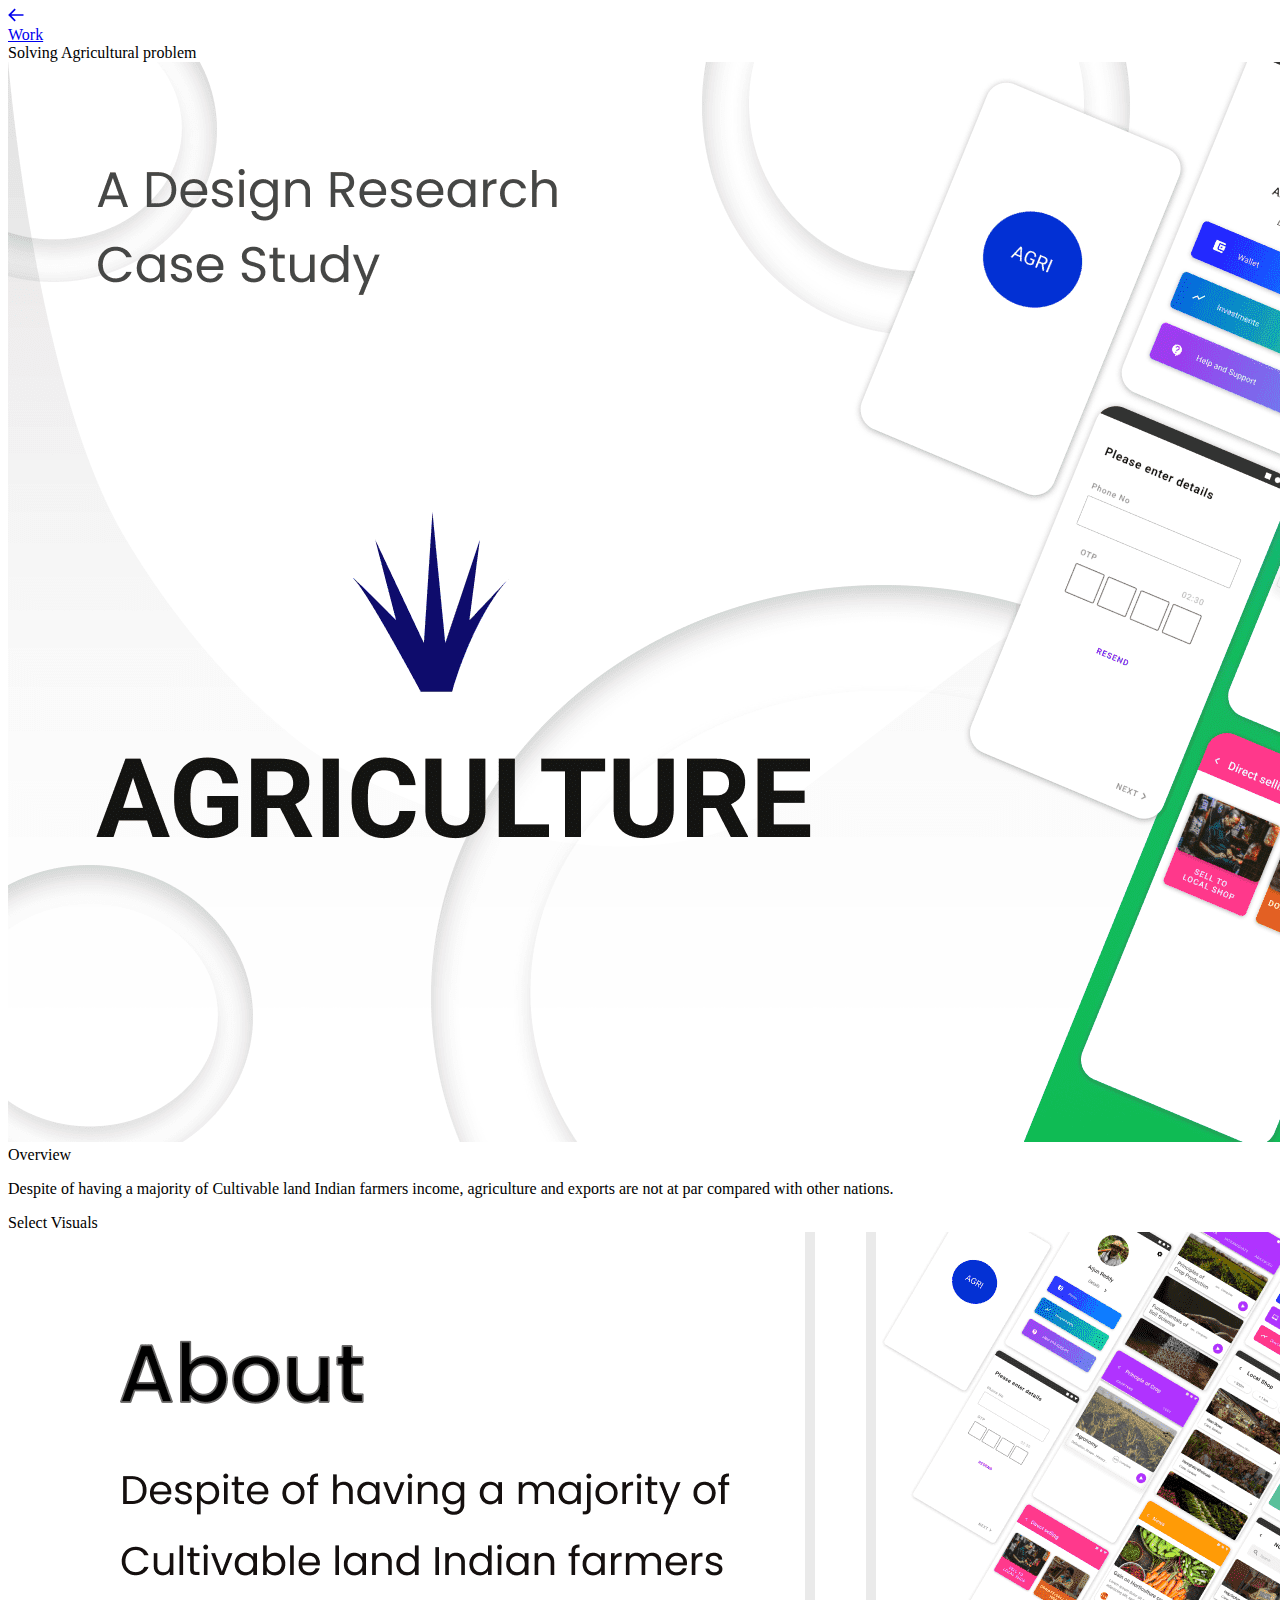
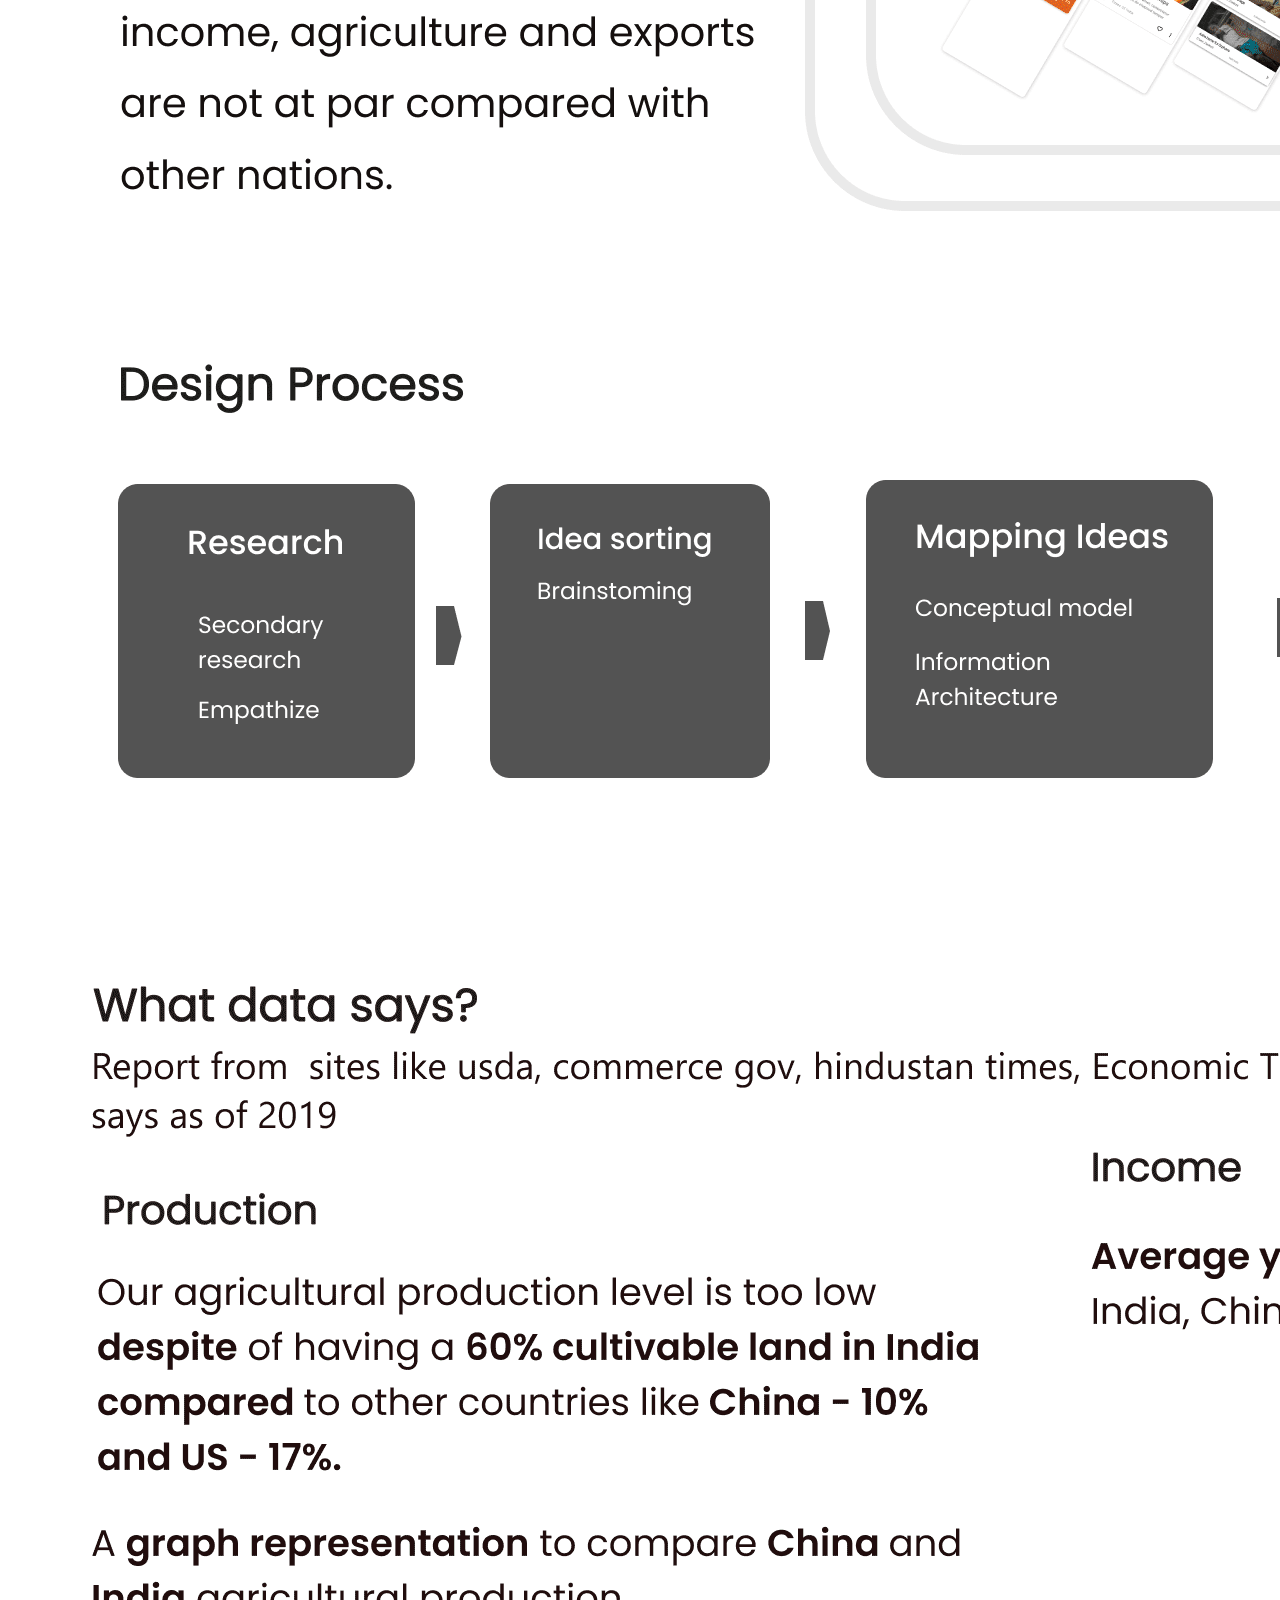
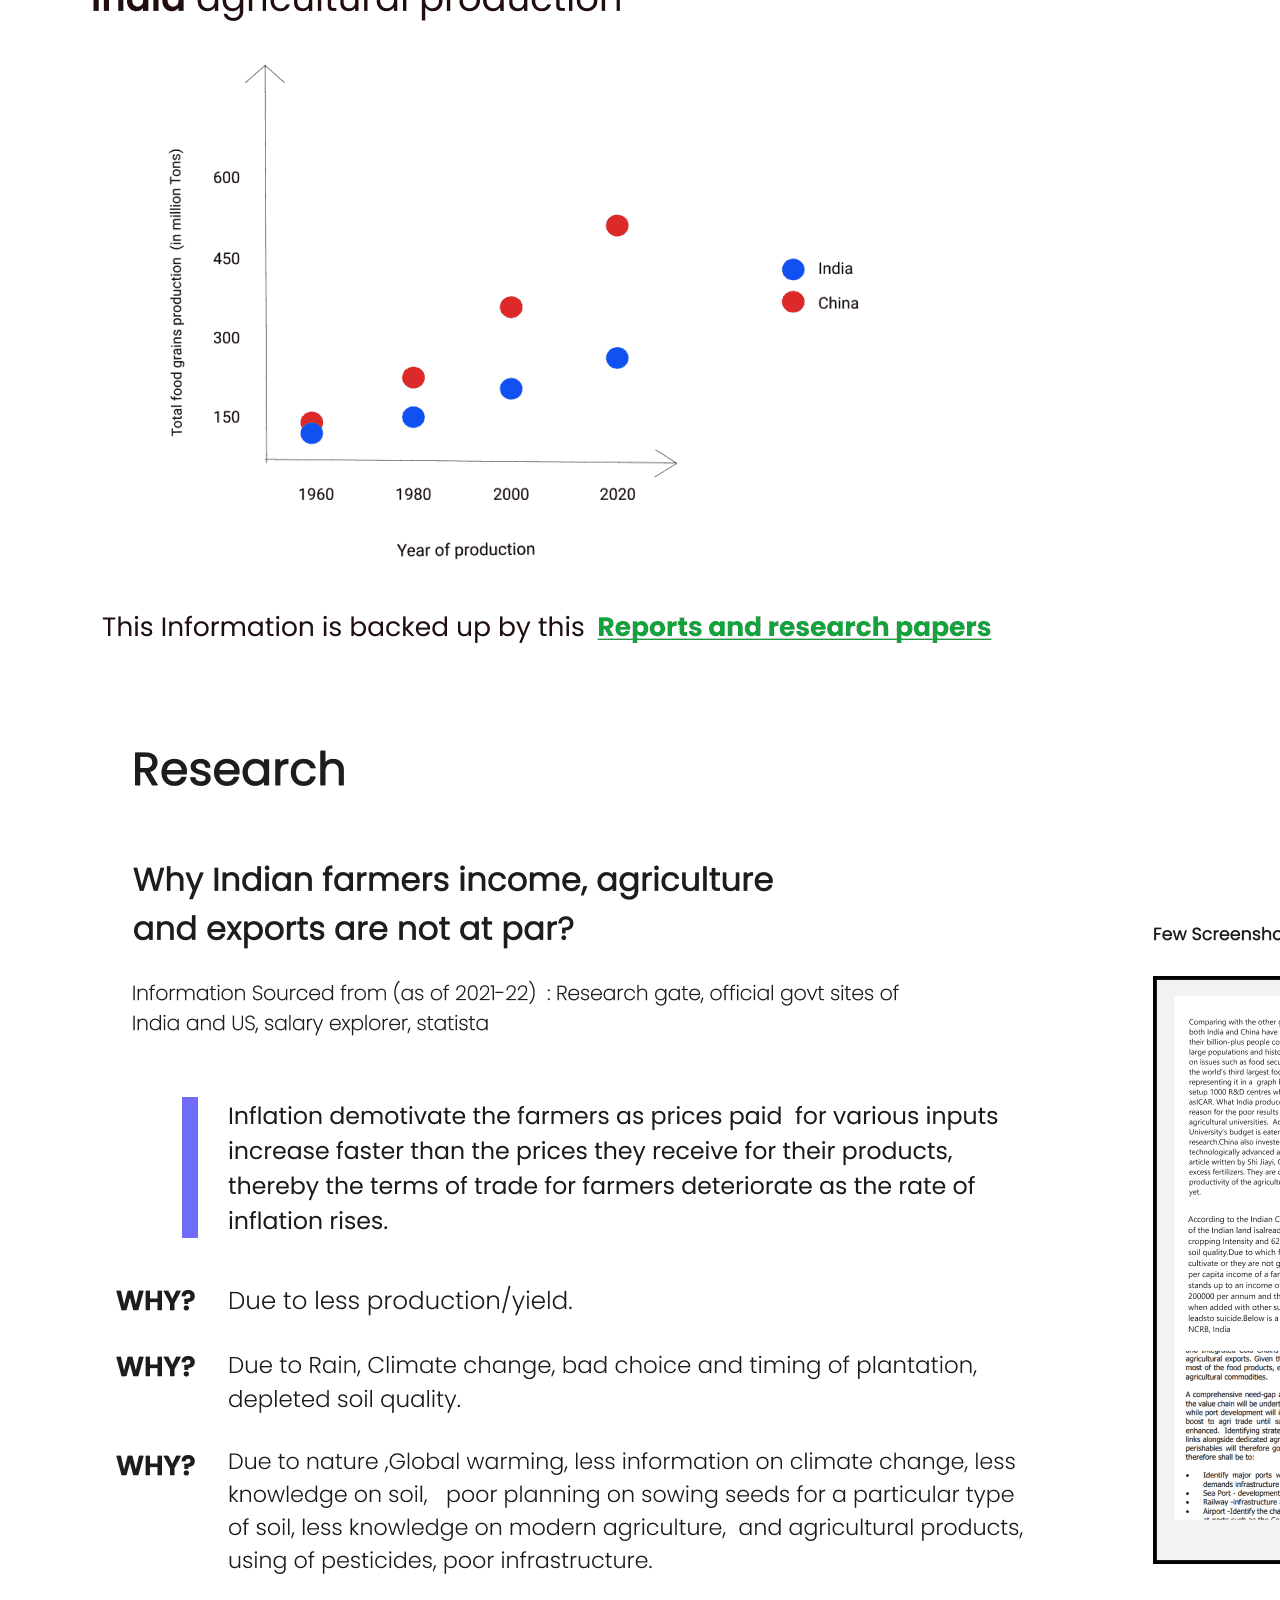
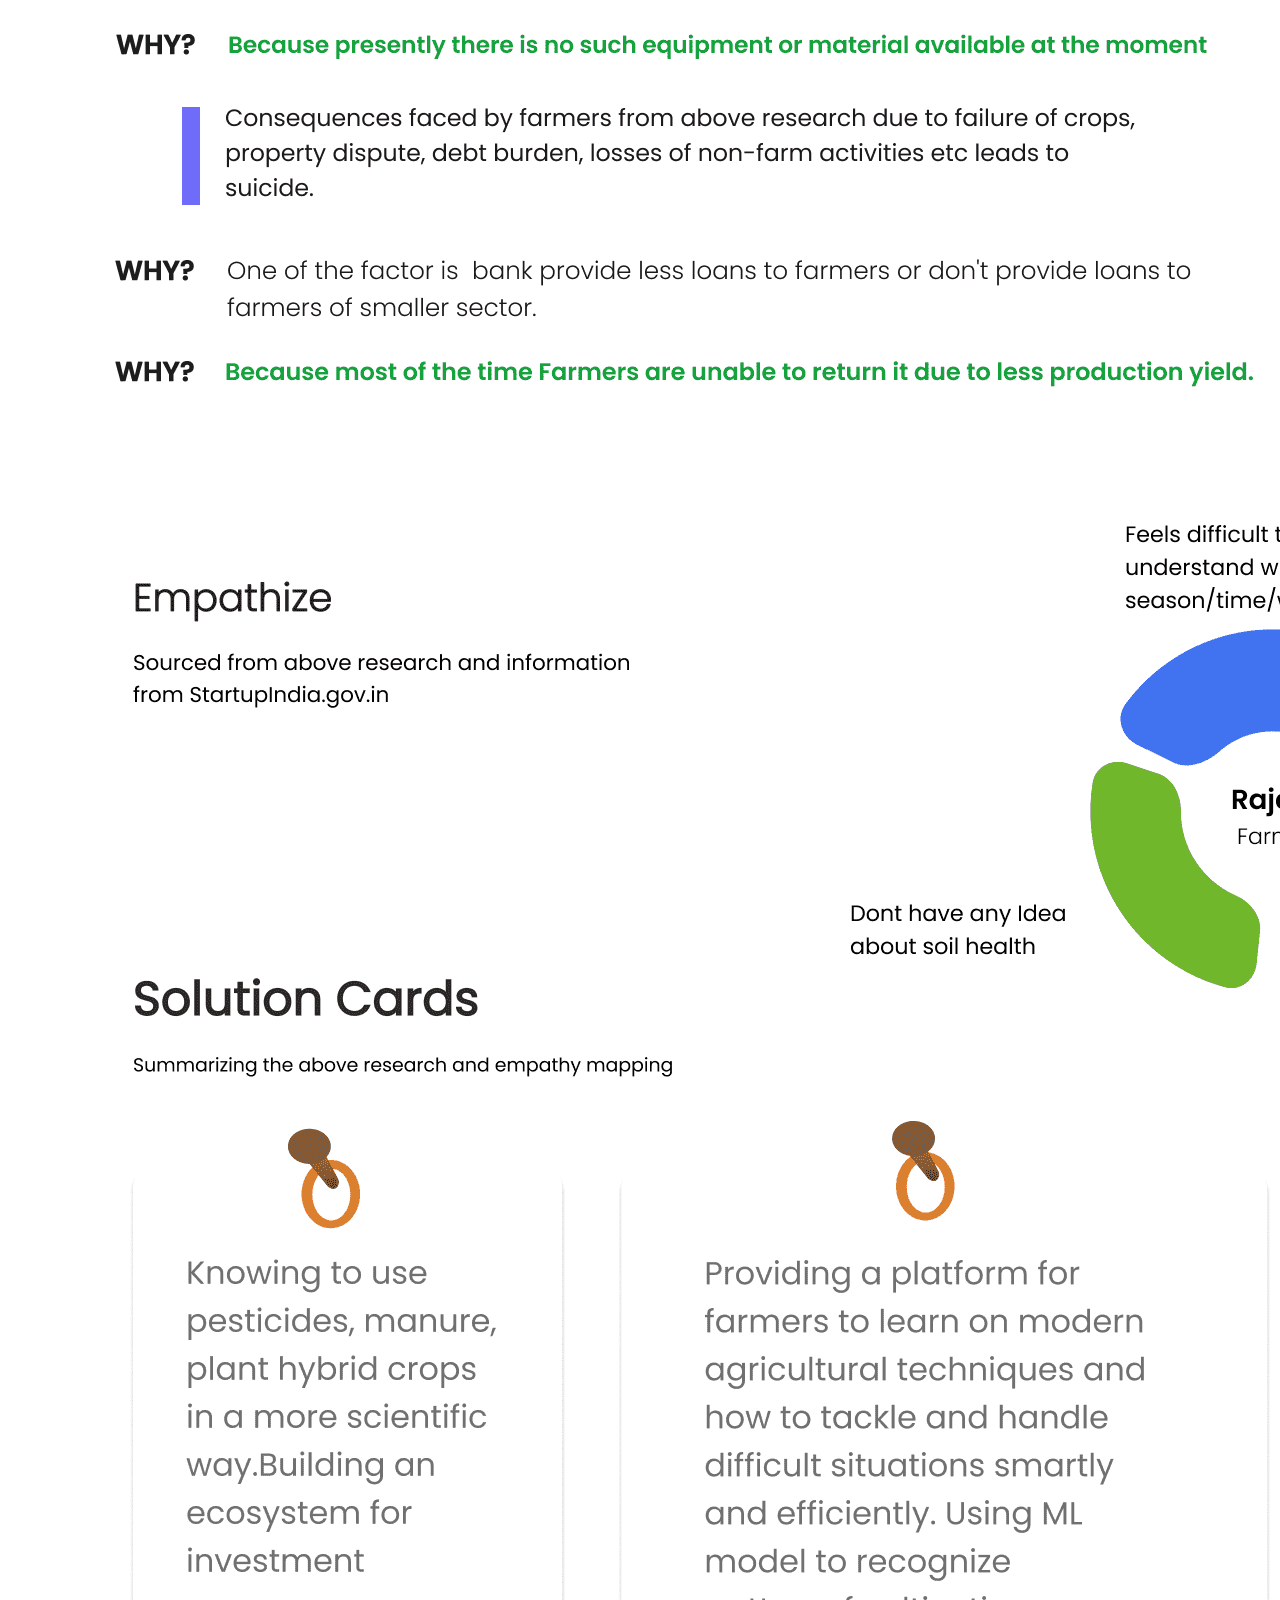
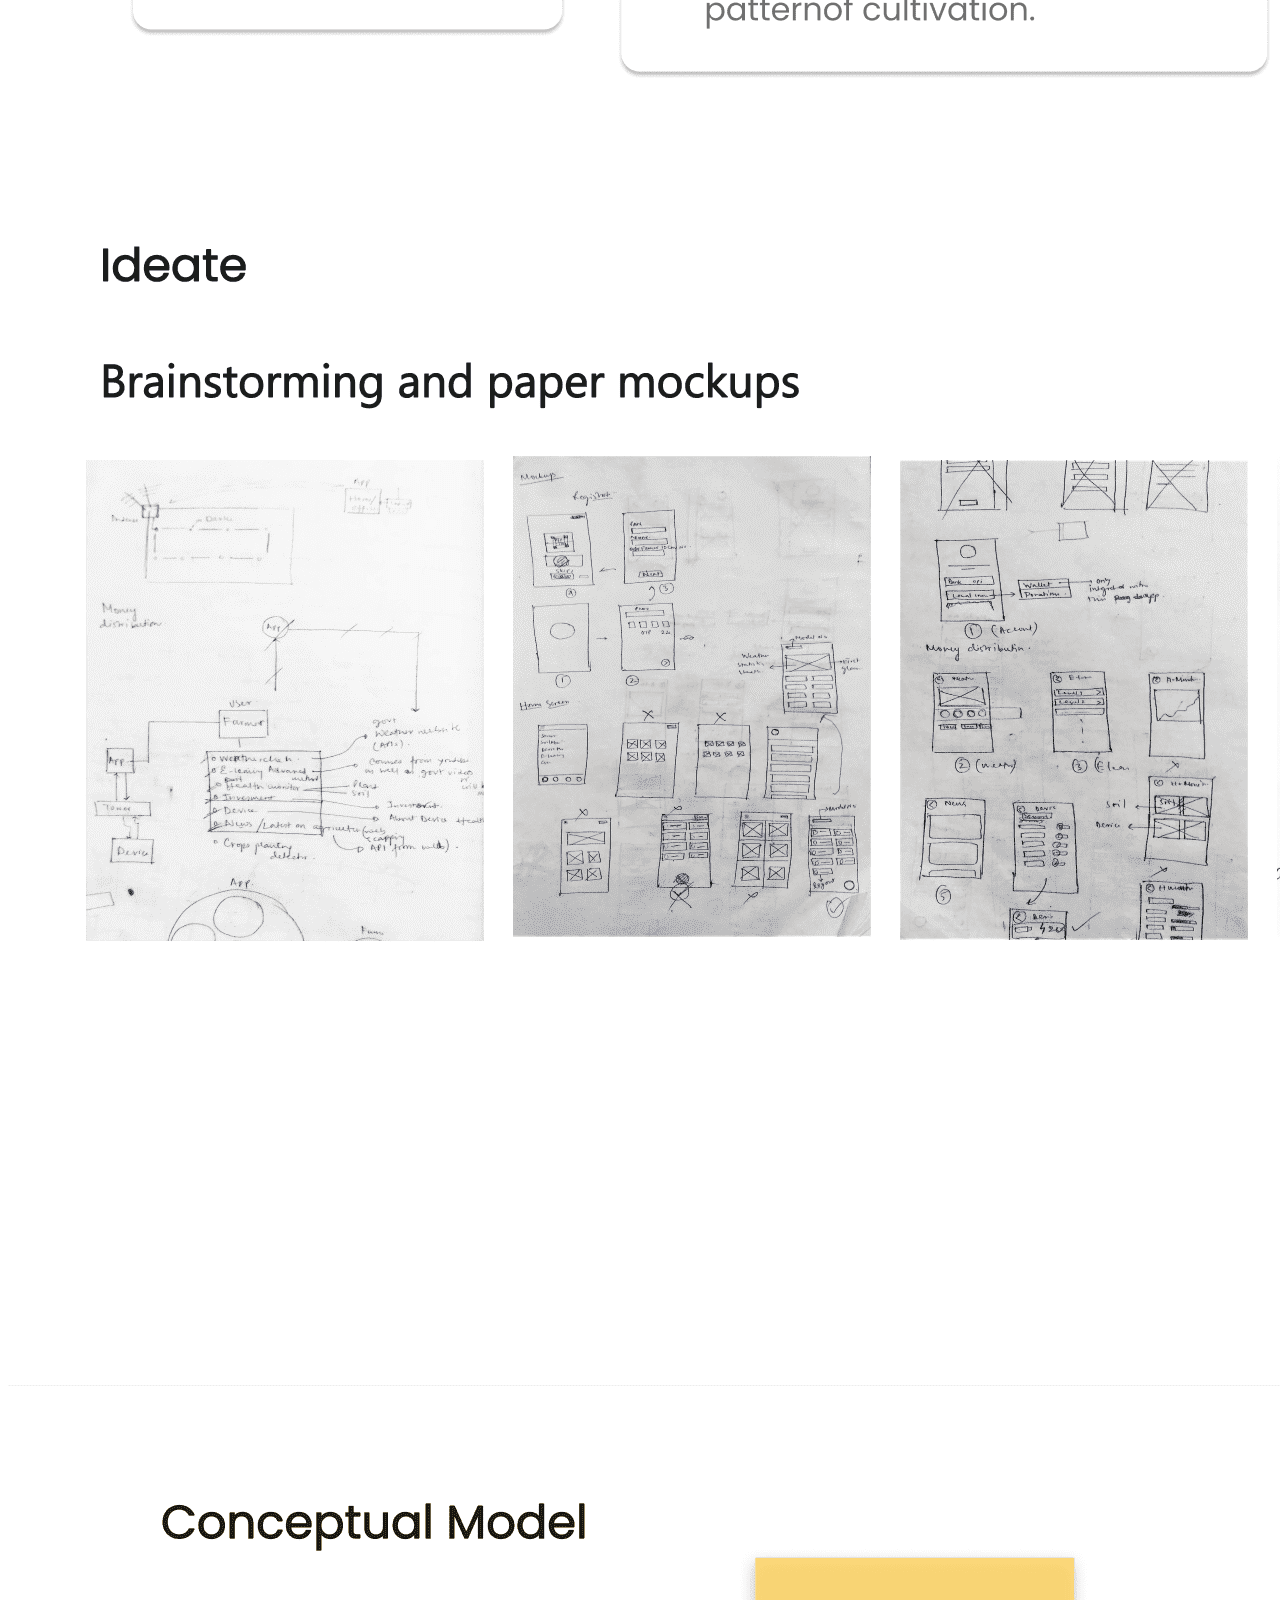
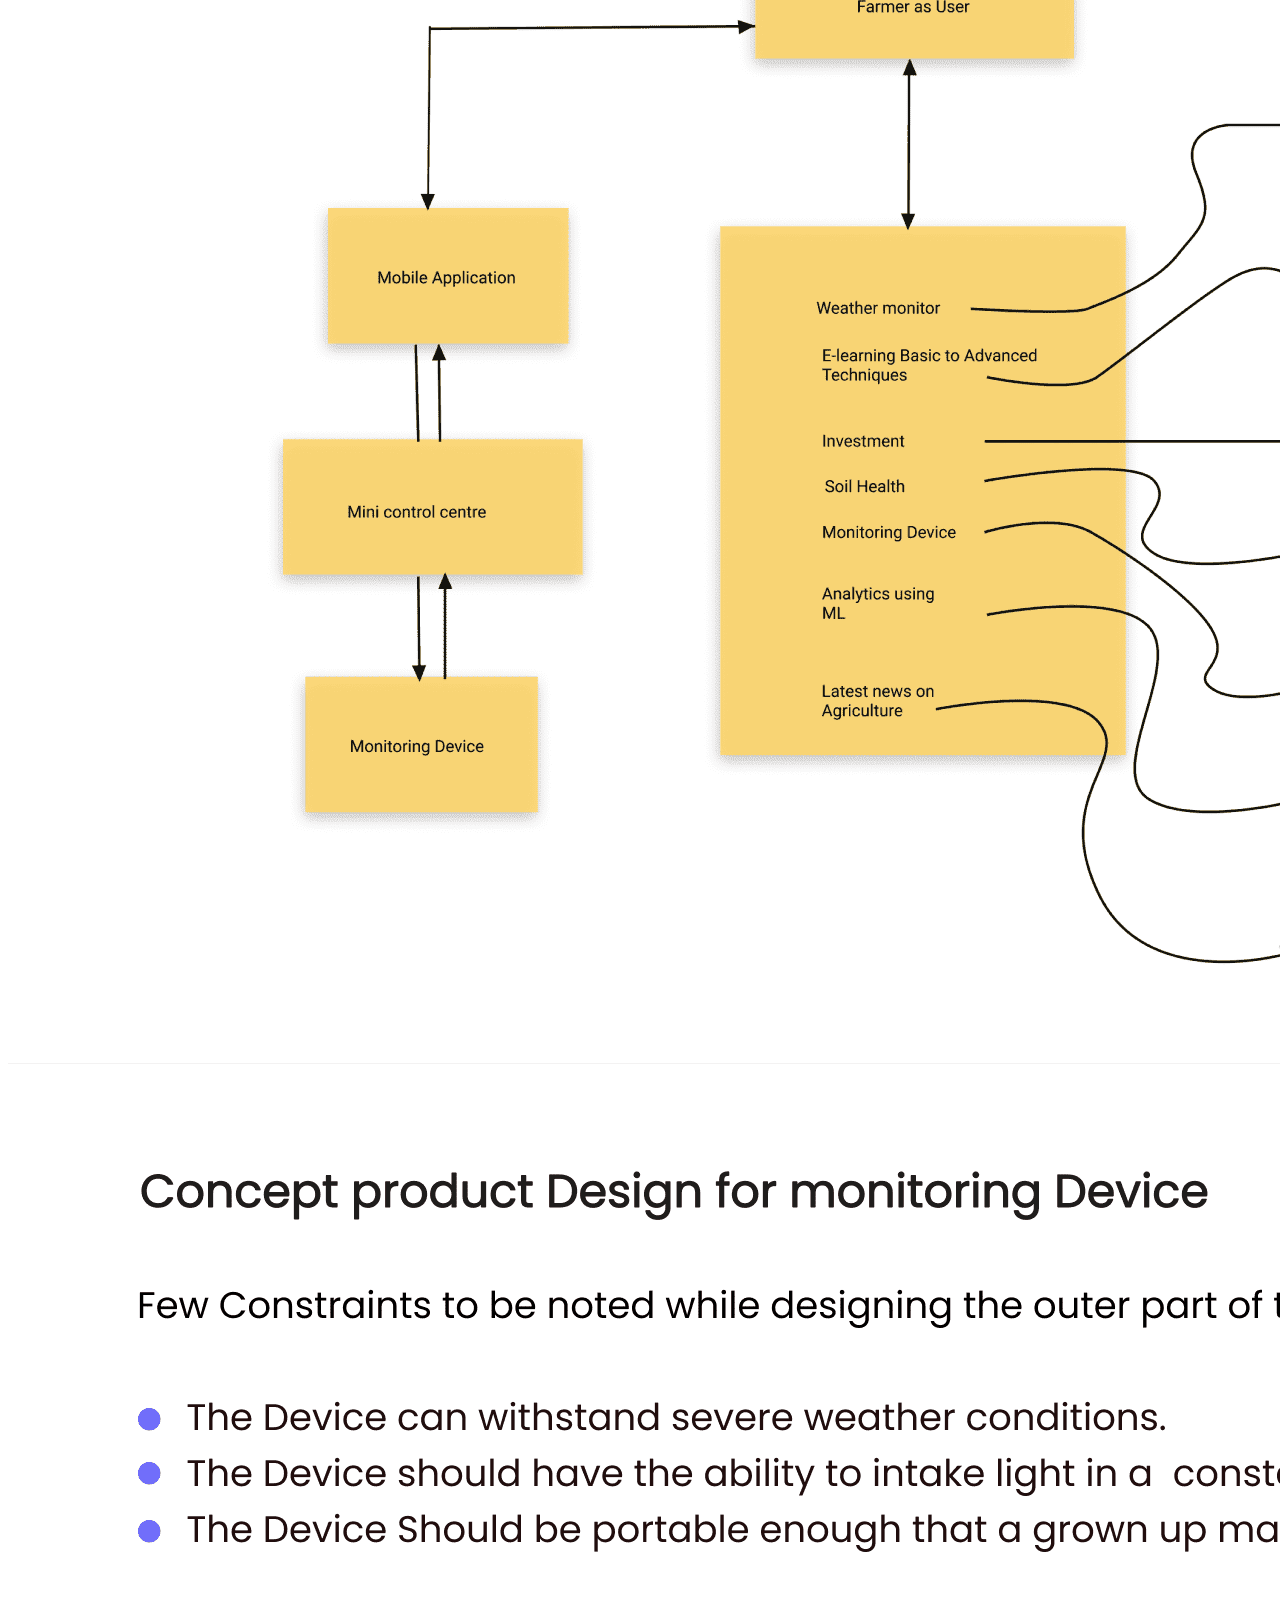
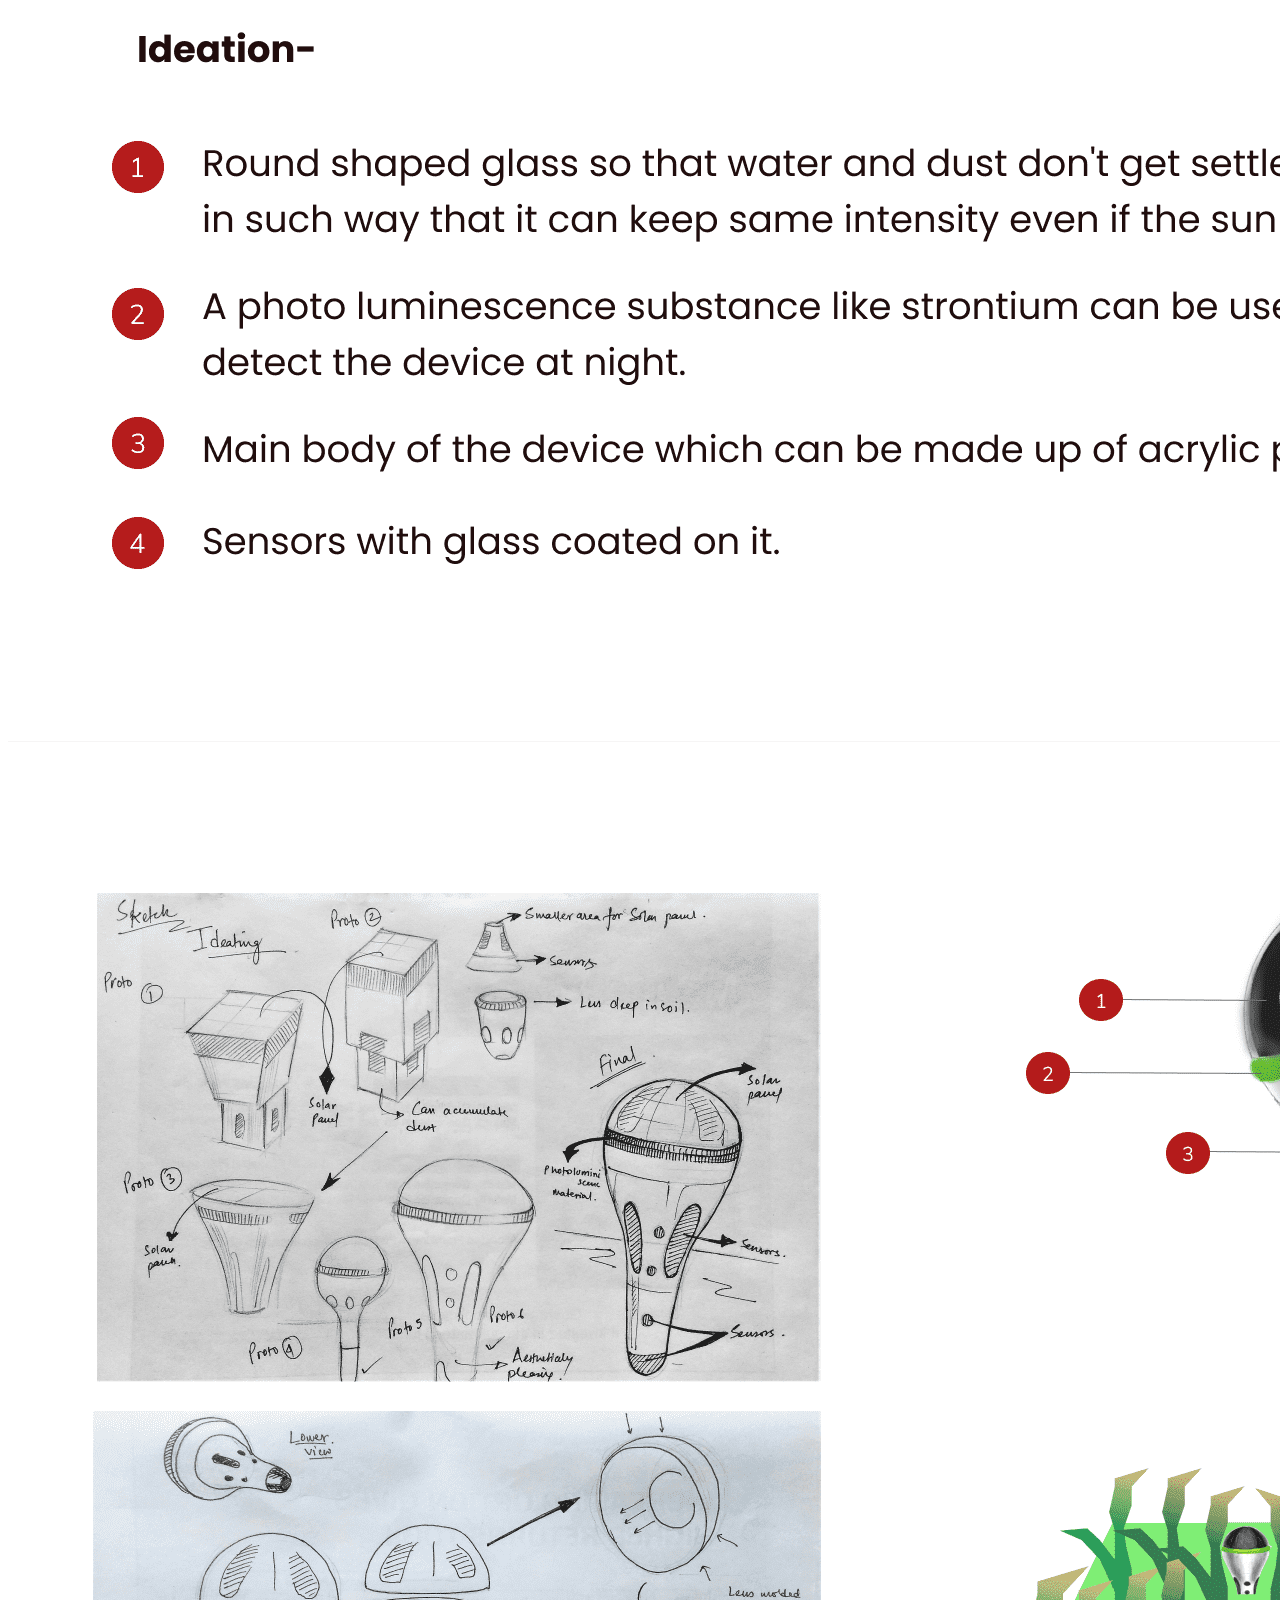
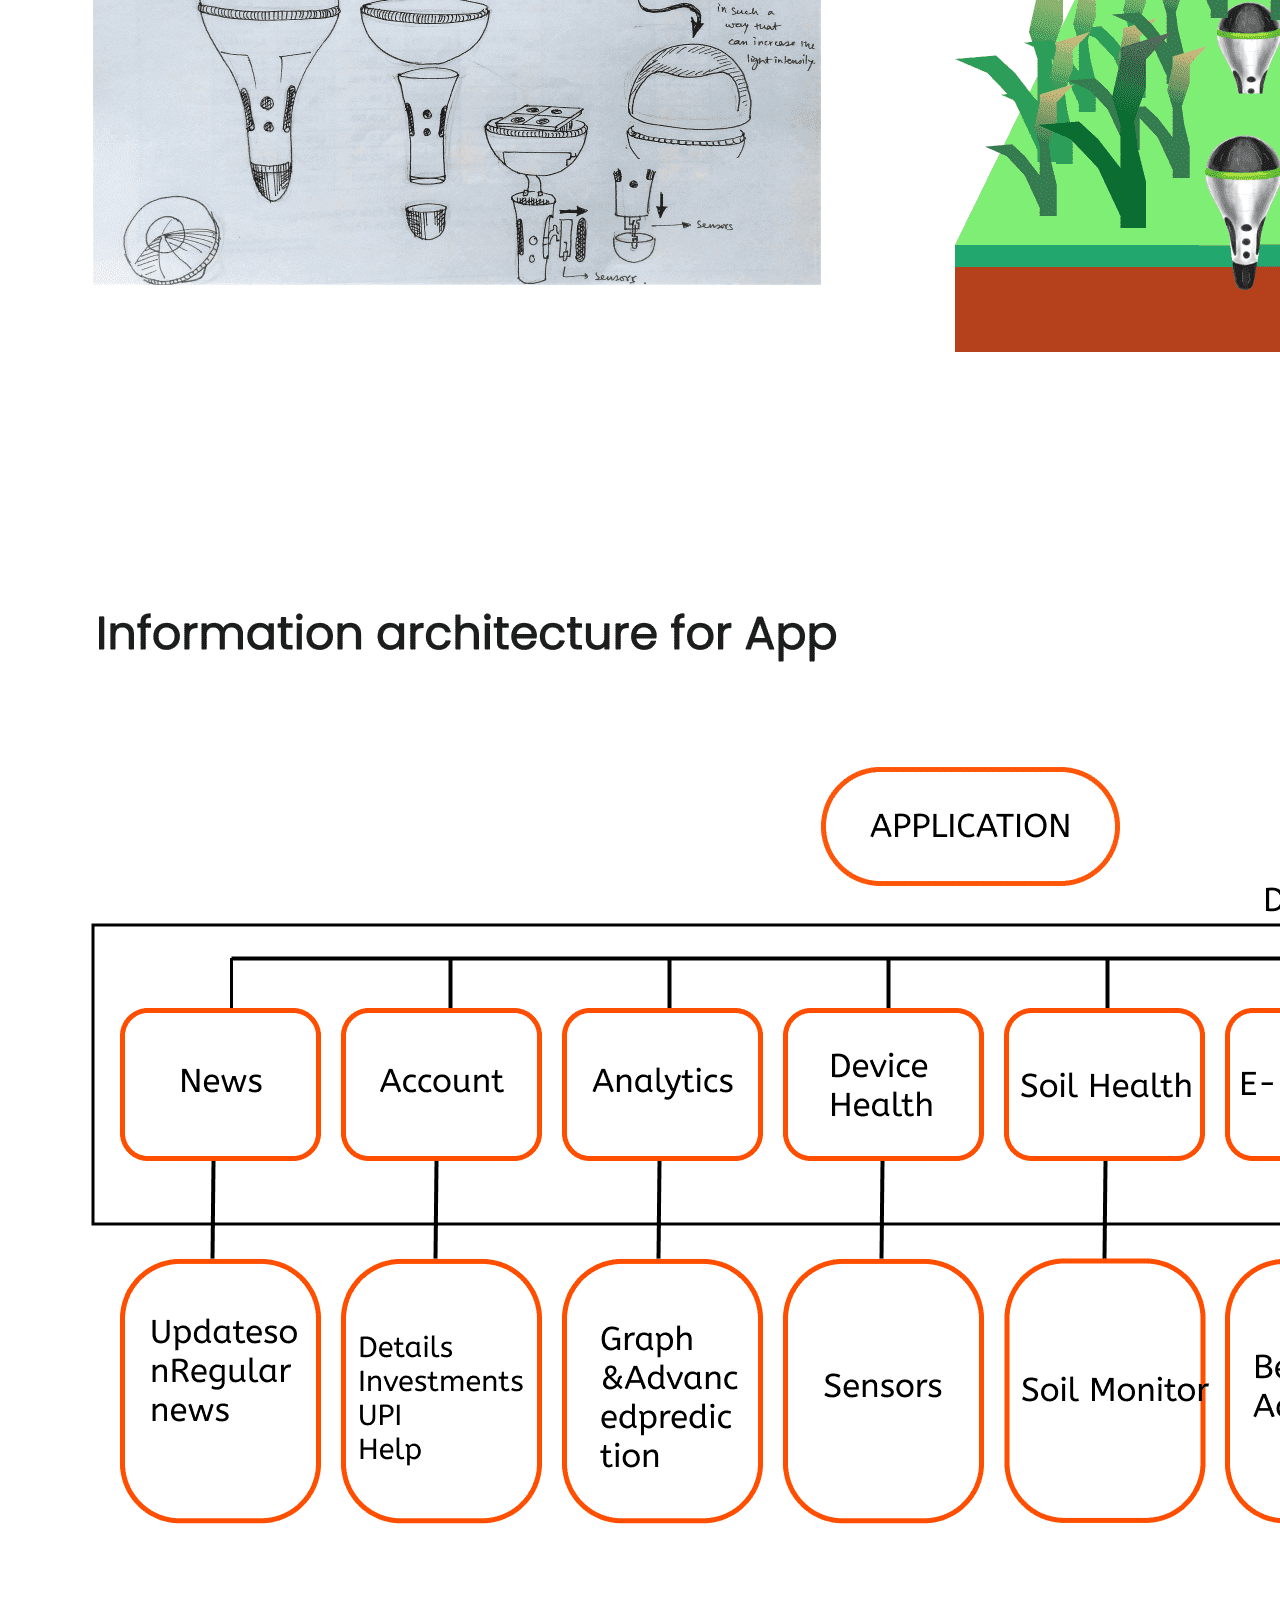
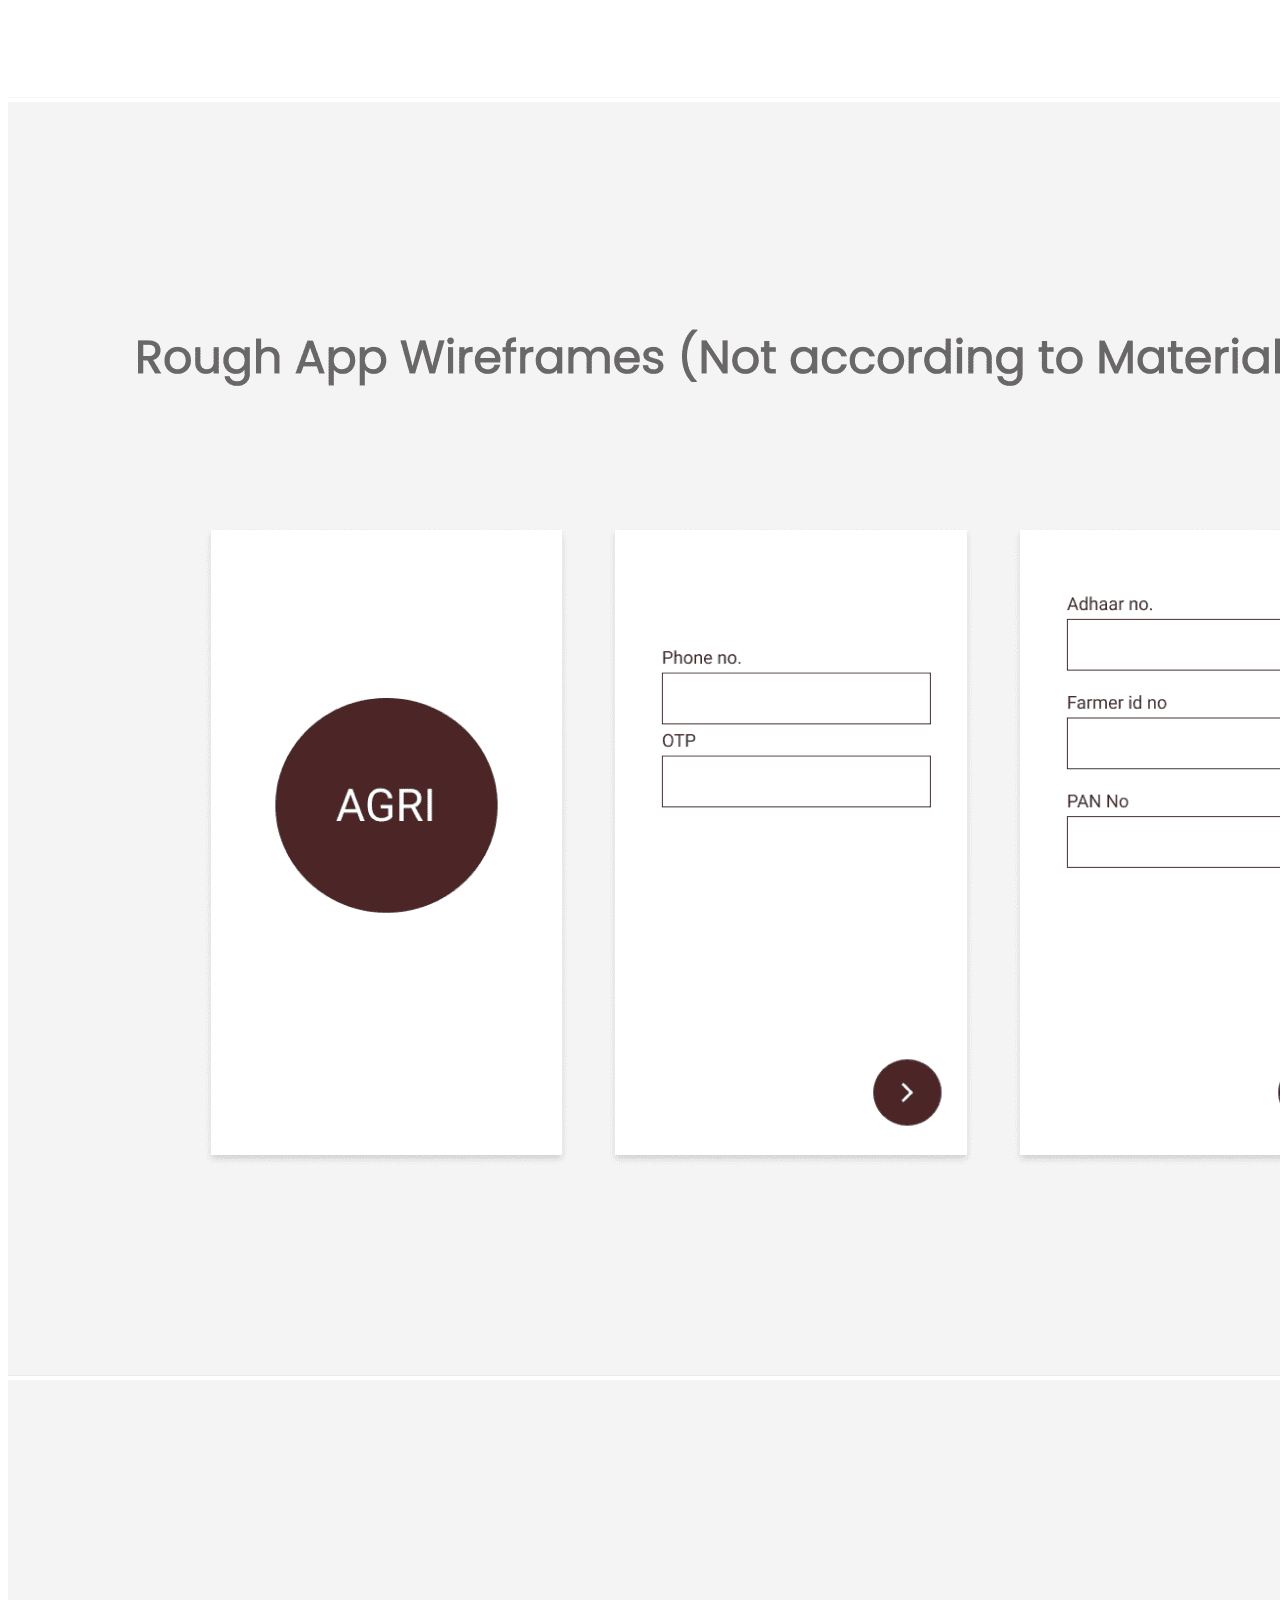
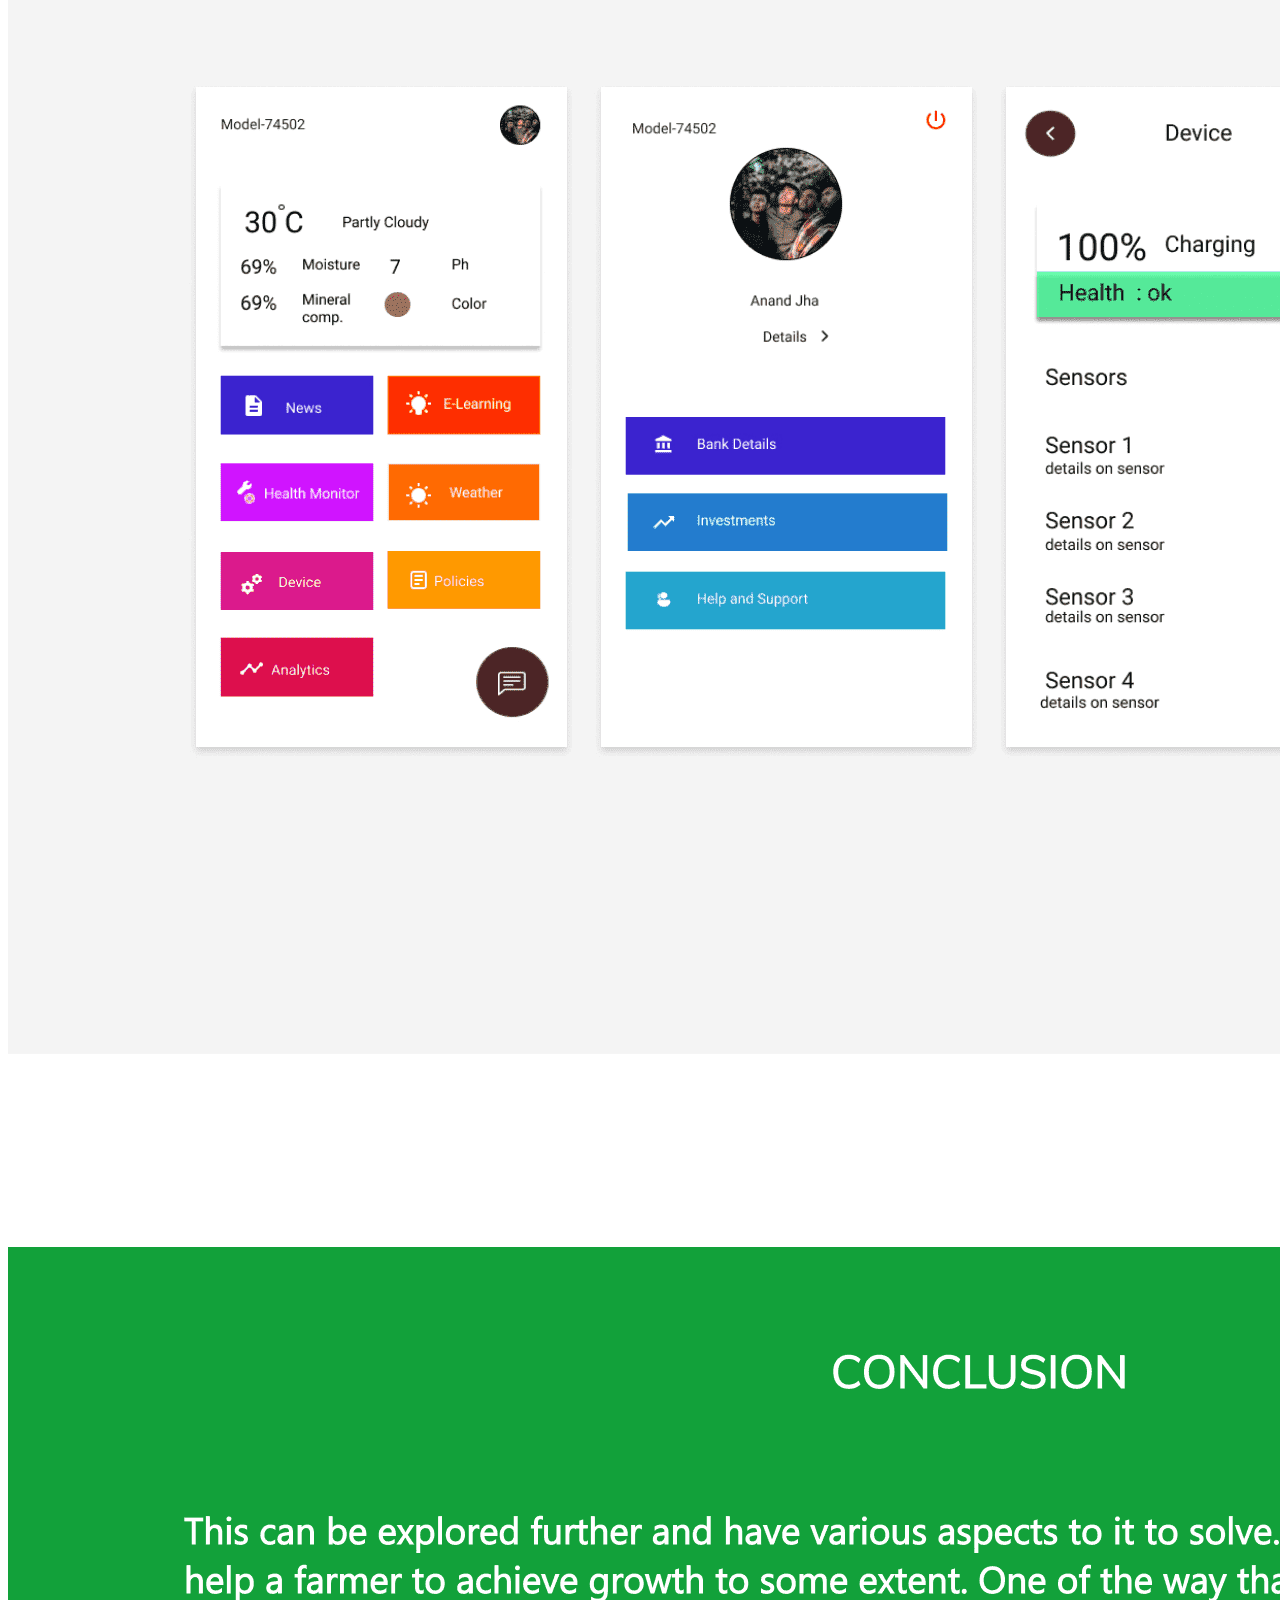
<file: agri.html>
<!DOCTYPE html><!-- Last Published: Sat Jul 02 2022 18:22:27 GMT+0000 (Coordinated Universal Time) -->
<html data-wf-domain="https://aryarb.github.io/aryafolio/details.html" data-wf-page="61ca355c0a411d5e679b9113"
    data-wf-site="5e1eb469f33b5364f2b61e90" lang="en">

<head>
    <meta charset="utf-8" />
    <title>Aryaraj Barua- Product Designer</title>
    <meta content="Ui Experiments"
        name="description" />
    <meta content="Aryaraj Barua- Ui Experiments" property="og:title" />
    <meta content="Aryaraj Barua- Ui Experiments"
        property="og:description" />
    <meta content="Aryaraj Barua- Ui Experiments" property="twitter:title" />
    <meta content="Aryaraj Barua- Ui Experiments"
        property="twitter:description" />
    <meta property="og:type" content="website" />
    <meta content="summary_large_image" name="twitter:card" />
    <meta content="width=device-width, initial-scale=1" name="viewport" />
    <meta content="google-site-verification=y7b_yPQRe3RVC0_O2MawlgZ3TDQrx_kzQa87gy8U-xc"
        name="google-site-verification" />
    <link href="https://uploads-ssl.webflow.com/5e1eb469f33b5364f2b61e90/css/alex-alspaugh.webflow.9823012b0.min.css"
        rel="stylesheet" type="text/css" />
    <!--[if lt IE 9]><script src="https://cdnjs.cloudflare.com/ajax/libs/html5shiv/3.7.3/html5shiv.min.js" type="text/javascript"></script><![endif]-->
    <script
        type="text/javascript">!function (o, c) { var n = c.documentElement, t = " w-mod-"; n.className += t + "js", ("ontouchstart" in o || o.DocumentTouch && c instanceof DocumentTouch) && (n.className += t + "touch") }(window, document);</script>
    <link href="https://uploads-ssl.webflow.com/5e1eb469f33b5364f2b61e90/61cc0775014f4336adf17a48_ICO.png"
        rel="shortcut icon" type="image/x-icon" />
    <link href="https://uploads-ssl.webflow.com/5e1eb469f33b5364f2b61e90/61cc0779530b9614d2a38971_WebClip.png"
        rel="apple-touch-icon" />
    

        <!-- Global site tag (gtag.js) - Google Analytics -->
	<script async src="https://www.googletagmanager.com/gtag/js?id=G-GT63Q3RSTN"></script>
	<script>
		window.dataLayer = window.dataLayer || [];
		function gtag() { dataLayer.push(arguments); }
		gtag('js', new Date());

		gtag('config', 'G-GT63Q3RSTN');
	</script>

</head>

<body class="body project">
    <div data-w-id="ee882b0b-cf42-50aa-f809-eedc76968637" class="project-header"><a href="index.html"
            class="project-back-button w-inline-block">
            <div class="svg-wrapper _20px">
                <div class="back-icon w-embed"><svg width="16" height="14" viewBox="0 0 16 14" fill="none"
                        xmlns="http://www.w3.org/2000/svg">
                        <path
                            d="M15.4998 6.1668H3.34479L7.75562 1.75597L6.57729 0.577637L0.154785 7.00014L6.57729 13.4226L7.75562 12.2443L3.34479 7.83347H15.4998V6.1668Z"
                            fill="currentColor" />
                    </svg></div>
            </div>
            <div class="back-text">Work</div>
        </a>
        <div data-w-id="dce229fc-ab5a-09e0-f146-cb05f5938688" class="project-header-title">Solving Agricultural problem</div>
    </div>
    <div class="project-content-container"><a href="#" id="w-node-_03a9b775-1095-4d78-2300-c967ea1a955b-679b9113"
            class="lightbox-link w-inline-block w-lightbox"><img
                src="./Images/newagri.png"
                loading="lazy" sizes="(max-width: 767px) 93vw, 598px"
                alt="Image of the Block project gallery on a brown background." class="lightbox-image" />
            <script type="application/json" class="w-json">{
  "items": [
    {
      "_id": "example_img",
      "origFileName": "ProjectGallery.jpg",
      "fileName": "ProjectGallery.jpg",
      "fileSize": 71489,
      "height": 832,
      "url": "./Images/newagri.png",
      "width": 1344,
      "type": "image"
    }
  ],
  "group": ""
}</script></a>

        <div class="w-layout-grid project-section">
            <!-- <div id="w-node-c4643d3c-b5d2-b793-f498-2cac715d1184-679b9113" class="section-header">Project Details</div> -->
            <div id="w-node-_7ca0ccfd-aa10-df21-1638-55d6cba9ef7e-679b9113" class="w-layout-grid project-info-grid">
                <!-- <div id="w-node-_2cefbe75-ef56-5adc-c73d-d70ff544581a-679b9113" class="project-info-card">
                    <div id="w-node-_280b6c8f-1392-d97c-1b5b-88ac9bfb9d6e-679b9113" class="info-card-label">Team</div>
                    <div id="w-node-addbdeda-4f60-9020-a4c4-c488cd30277f-679b9113" class="info-card-data">2x Engineers,
                        1x Product Manager</div>
                </div> -->
                <!-- <div class="project-info-card">
                    <div id="w-node-b9cce54e-e7f9-33d5-821e-b9aec1180791-679b9113" class="info-card-label">Role</div>
                    <div id="w-node-b9cce54e-e7f9-33d5-821e-b9aec1180793-679b9113" class="info-card-data">Product
                        Designer</div>
                </div> -->
                <!-- <div class="project-info-card">
                    <div id="w-node-_3badfe38-97d0-e0ae-3806-8dea653f0c34-679b9113" class="info-card-label">Client</div>
                    <div id="w-node-_3badfe38-97d0-e0ae-3806-8dea653f0c36-679b9113" class="info-card-data">Block
                        Renovation — In House</div>
                </div> -->
                <!-- <div class="project-info-card">
                    <div id="w-node-_609e2054-105c-9dc0-d8ca-a06913a89268-679b9113" class="info-card-label">Time
                    </div>
                    <div id="w-node-_609e2054-105c-9dc0-d8ca-a06913a8926a-679b9113" class="info-card-data">
                        August-December 2021</div>
                </div> -->
            </div>
        </div>
        <div class="w-layout-grid project-section">
            <div id="w-node-_4748db39-1ddf-fec2-406a-e1e1da97d0b6-679b9113" class="section-header">Overview</div>
            <p class="project-body-text">Despite of having a majority of Cultivable land Indian farmers income, agriculture and exports are not at par compared with other nations. </p>
        </div>
        <div class="w-layout-grid project-section">
            <div id="w-node-_8ed11582-7237-828d-262c-085f0fc389c5-679b9113" class="section-header">Select Visuals</div>
            <div class="w-layout-grid image-grid">
                
                <!-- cards -->

                <div class="image-wrap"><a href="./Images/agri/img1.png" class="lightbox-link no-border w-inline-block w-lightbox"><img
                            src="./Images/agri/img1.png"
                            loading="lazy" sizes="(max-width: 767px) 93vw, 600px"
                            
                            alt="" class="lightbox-image" />
                        <script type="application/json" class="w-json">{
  "items": [
    {
      "_id": "example_img",
      "origFileName": "Project Gallery 1.png",
      "fileName": "Project Gallery 1.png",
      "fileSize": 223896,
      "height": 982,
      "url": "./Images/agri/img1.png",
      "width": 1512,
      "type": "image"
    }
  ],
  "group": "Renovation Gallery"
}</script></a>
                    



<div class="image-wrap"><a href="./Images/agri/img2.png" class="lightbox-link no-border w-inline-block w-lightbox"><img
    src="./Images/agri/img2.png"
    loading="lazy" sizes="(max-width: 767px) 93vw, 600px"
    
    alt="" class="lightbox-image" />
<script type="application/json" class="w-json">{
"items": [
{
"_id": "example_img",
"origFileName": "Project Gallery 1.png",
"fileName": "Project Gallery 1.png",
"fileSize": 223896,
"height": 982,
"url": "./Images/agri/img2.png",
"width": 1512,
"type": "image"
}
],
"group": "Renovation Gallery"
}</script></a>




<div class="image-wrap"><a href="./Images/agri/img3.png" class="lightbox-link no-border w-inline-block w-lightbox"><img
    src="./Images/agri/img3.png"
    loading="lazy" sizes="(max-width: 767px) 93vw, 600px"
    
    alt="" class="lightbox-image" />
<script type="application/json" class="w-json">{
"items": [
{
"_id": "example_img",
"origFileName": "Project Gallery 1.png",
"fileName": "Project Gallery 1.png",
"fileSize": 223896,
"height": 982,
"url": "./Images/agri/img3.png",
"width": 1512,
"type": "image"
}
],
"group": "Renovation Gallery"
}</script></a>




<div class="image-wrap"><a href="./Images/agri/img4.png" class="lightbox-link no-border w-inline-block w-lightbox"><img
    src="./Images/agri/img4.png"
    loading="lazy" sizes="(max-width: 767px) 93vw, 600px"
    
    alt="" class="lightbox-image" />
<script type="application/json" class="w-json">{
"items": [
{
"_id": "example_img",
"origFileName": "Project Gallery 1.png",
"fileName": "Project Gallery 1.png",
"fileSize": 223896,
"height": 982,
"url": "./Images/agri/img4.png",
"width": 1512,
"type": "image"
}
],
"group": "Renovation Gallery"
}</script></a>




<div class="image-wrap"><a href="./Images/agri/img5.png" class="lightbox-link no-border w-inline-block w-lightbox"><img
    src="./Images/agri/img5.png"
    loading="lazy" sizes="(max-width: 767px) 93vw, 600px"
    
    alt="" class="lightbox-image" />
<script type="application/json" class="w-json">{
"items": [
{
"_id": "example_img",
"origFileName": "Project Gallery 1.png",
"fileName": "Project Gallery 1.png",
"fileSize": 223896,
"height": 982,
"url": "./Images/agri/img5.png",
"width": 1512,
"type": "image"
}
],
"group": "Renovation Gallery"
}</script></a>




<div class="image-wrap"><a href="./Images/agri/img6.png" class="lightbox-link no-border w-inline-block w-lightbox"><img
    src="./Images/agri/img6.png"
    loading="lazy" sizes="(max-width: 767px) 93vw, 600px"
    
    alt="" class="lightbox-image" />
<script type="application/json" class="w-json">{
"items": [
{
"_id": "example_img",
"origFileName": "Project Gallery 1.png",
"fileName": "Project Gallery 1.png",
"fileSize": 223896,
"height": 982,
"url": "./Images/agri/img6.png",
"width": 1512,
"type": "image"
}
],
"group": "Renovation Gallery"
}</script></a>




<div class="image-wrap"><a href="./Images/agri/img7.png" class="lightbox-link no-border w-inline-block w-lightbox"><img
    src="./Images/agri/img7.png"
    loading="lazy" sizes="(max-width: 767px) 93vw, 600px"
    
    alt="" class="lightbox-image" />
<script type="application/json" class="w-json">{
"items": [
{
"_id": "example_img",
"origFileName": "Project Gallery 1.png",
"fileName": "Project Gallery 1.png",
"fileSize": 223896,
"height": 982,
"url": "./Images/agri/img7.png",
"width": 1512,
"type": "image"
}
],
"group": "Renovation Gallery"
}</script></a>




<div class="image-wrap"><a href="./Images/agri/img8.png" class="lightbox-link no-border w-inline-block w-lightbox"><img
    src="./Images/agri/img8.png"
    loading="lazy" sizes="(max-width: 767px) 93vw, 600px"
    
    alt="" class="lightbox-image" />
<script type="application/json" class="w-json">{
"items": [
{
"_id": "example_img",
"origFileName": "Project Gallery 1.png",
"fileName": "Project Gallery 1.png",
"fileSize": 223896,
"height": 982,
"url": "./Images/agri/img8.png",
"width": 1512,
"type": "image"
}
],
"group": "Renovation Gallery"
}</script></a>




<div class="image-wrap"><a href="./Images/agri/img9.png" class="lightbox-link no-border w-inline-block w-lightbox"><img
    src="./Images/agri/img9.png"
    loading="lazy" sizes="(max-width: 767px) 93vw, 600px"
    
    alt="" class="lightbox-image" />
<script type="application/json" class="w-json">{
"items": [
{
"_id": "example_img",
"origFileName": "Project Gallery 1.png",
"fileName": "Project Gallery 1.png",
"fileSize": 223896,
"height": 982,
"url": "./Images/agri/img9.png",
"width": 1512,
"type": "image"
}
],
"group": "Renovation Gallery"
}</script></a>




 <div class="image-wrap"><a href="./Images/agri/img10.png" class="lightbox-link no-border w-inline-block w-lightbox"><img
                            src="./Images/agri/img10.png"
                            loading="lazy" sizes="(max-width: 767px) 93vw, 600px"
                            
                            alt="" class="lightbox-image" />
                        <script type="application/json" class="w-json">{
  "items": [
    {
      "_id": "example_img",
      "origFileName": "Project Gallery 1.png",
      "fileName": "Project Gallery 1.png",
      "fileSize": 223896,
      "height": 982,
      "url": "./Images/agri/img10.png",
      "width": 1512,
      "type": "image"
    }
  ],
  "group": "Renovation Gallery"
}</script></a>




<div class="image-wrap"><a href="./Images/agri/img11.png" class="lightbox-link no-border w-inline-block w-lightbox"><img
    src="./Images/agri/img11.png"
    loading="lazy" sizes="(max-width: 767px) 93vw, 600px"
    
    alt="" class="lightbox-image" />
<script type="application/json" class="w-json">{
"items": [
{
"_id": "example_img",
"origFileName": "Project Gallery 1.png",
"fileName": "Project Gallery 1.png",
"fileSize": 223896,
"height": 982,
"url": "./Images/agri/img11.png",
"width": 1512,
"type": "image"
}
],
"group": "Renovation Gallery"
}</script></a>



<div class="image-wrap"><a href="./Images/agri/img12.png" class="lightbox-link no-border w-inline-block w-lightbox"><img
    src="./Images/agri/img12.png"
    loading="lazy" sizes="(max-width: 767px) 93vw, 600px"
    
    alt="" class="lightbox-image" />
<script type="application/json" class="w-json">{
"items": [
{
"_id": "example_img",
"origFileName": "Project Gallery 1.png",
"fileName": "Project Gallery 1.png",
"fileSize": 223896,
"height": 982,
"url": "./Images/agri/img12.png",
"width": 1512,
"type": "image"
}
],
"group": "Renovation Gallery"
}</script></a>

                   
                    <div class="image-caption">.</div>
                </div>
            </div>
        </div>
        <!-- <div class="case-study-wrap">
            <div class="html-embed-2 w-embed"><svg width="20" height="20" viewBox="0 0 20 20" fill="none"
                    xmlns="http://www.w3.org/2000/svg">
                    <path
                        d="M10 0C4.486 0 0 4.486 0 10C0 15.514 4.486 20 10 20C15.514 20 20 15.514 20 10C20 4.486 15.514 0 10 0ZM10 18C5.589 18 2 14.411 2 10C2 5.589 5.589 2 10 2C14.411 2 18 5.589 18 10C18 14.411 14.411 18 10 18Z"
                        fill="currentColor" />
                    <path d="M9 9H11V15H9V9ZM9 5H11V7H9V5Z" fill="currentColor" />
                </svg></div>
            <div id="w-node-ebef0b96-cfe8-8553-c01a-67f6a0fa1d2f-679b9113" class="text-block-3">Full case study
                available upon request</div>
        </div> -->
        <div class="w-layout-grid project-navigation"><a href="./uiexperiments.html"
                class="project-nav-button w-inline-block">
                <div class="project-nav-icon w-embed"><svg width="19" height="16" viewBox="0 0 19 16" fill="none"
                        xmlns="http://www.w3.org/2000/svg">
                        <path
                            d="M18.414 6.707H3.828L9.121 1.414L7.707 0L0 7.707L7.707 15.414L9.121 14L3.828 8.707H18.414V6.707Z"
                            fill="currentColor" />
                    </svg></div>
                <div class="project-nav-text left">Previous</div>
            </a><a href="./rfid.html" class="project-nav-button w-inline-block">
                <div class="project-nav-text right">Next</div>
                <div class="project-nav-icon w-embed"><svg width="19" height="16" viewBox="0 0 19 16" fill="none"
                        xmlns="http://www.w3.org/2000/svg">
                        <path
                            d="M6.35288e-05 8.707L14.5861 8.707L9.29306 14L10.7071 15.414L18.4141 7.707L10.7071 2.79907e-07L9.29306 1.414L14.5861 6.707L6.37037e-05 6.707L6.35288e-05 8.707Z"
                            fill="currentColor" />
                    </svg></div>
            </a></div>
    </div>
    <script src="https://d3e54v103j8qbb.cloudfront.net/js/jquery-3.5.1.min.dc5e7f18c8.js?site=5e1eb469f33b5364f2b61e90"
        type="text/javascript" integrity="sha256-9/aliU8dGd2tb6OSsuzixeV4y/faTqgFtohetphbbj0="
        crossorigin="anonymous"></script>
    <script src="https://uploads-ssl.webflow.com/5e1eb469f33b5364f2b61e90/js/webflow.d36e6379c.js"
        type="text/javascript"></script>
    <!--[if lte IE 9]><script src="//cdnjs.cloudflare.com/ajax/libs/placeholders/3.0.2/placeholders.min.js"></script><![endif]-->
</body>

</html>
</file>
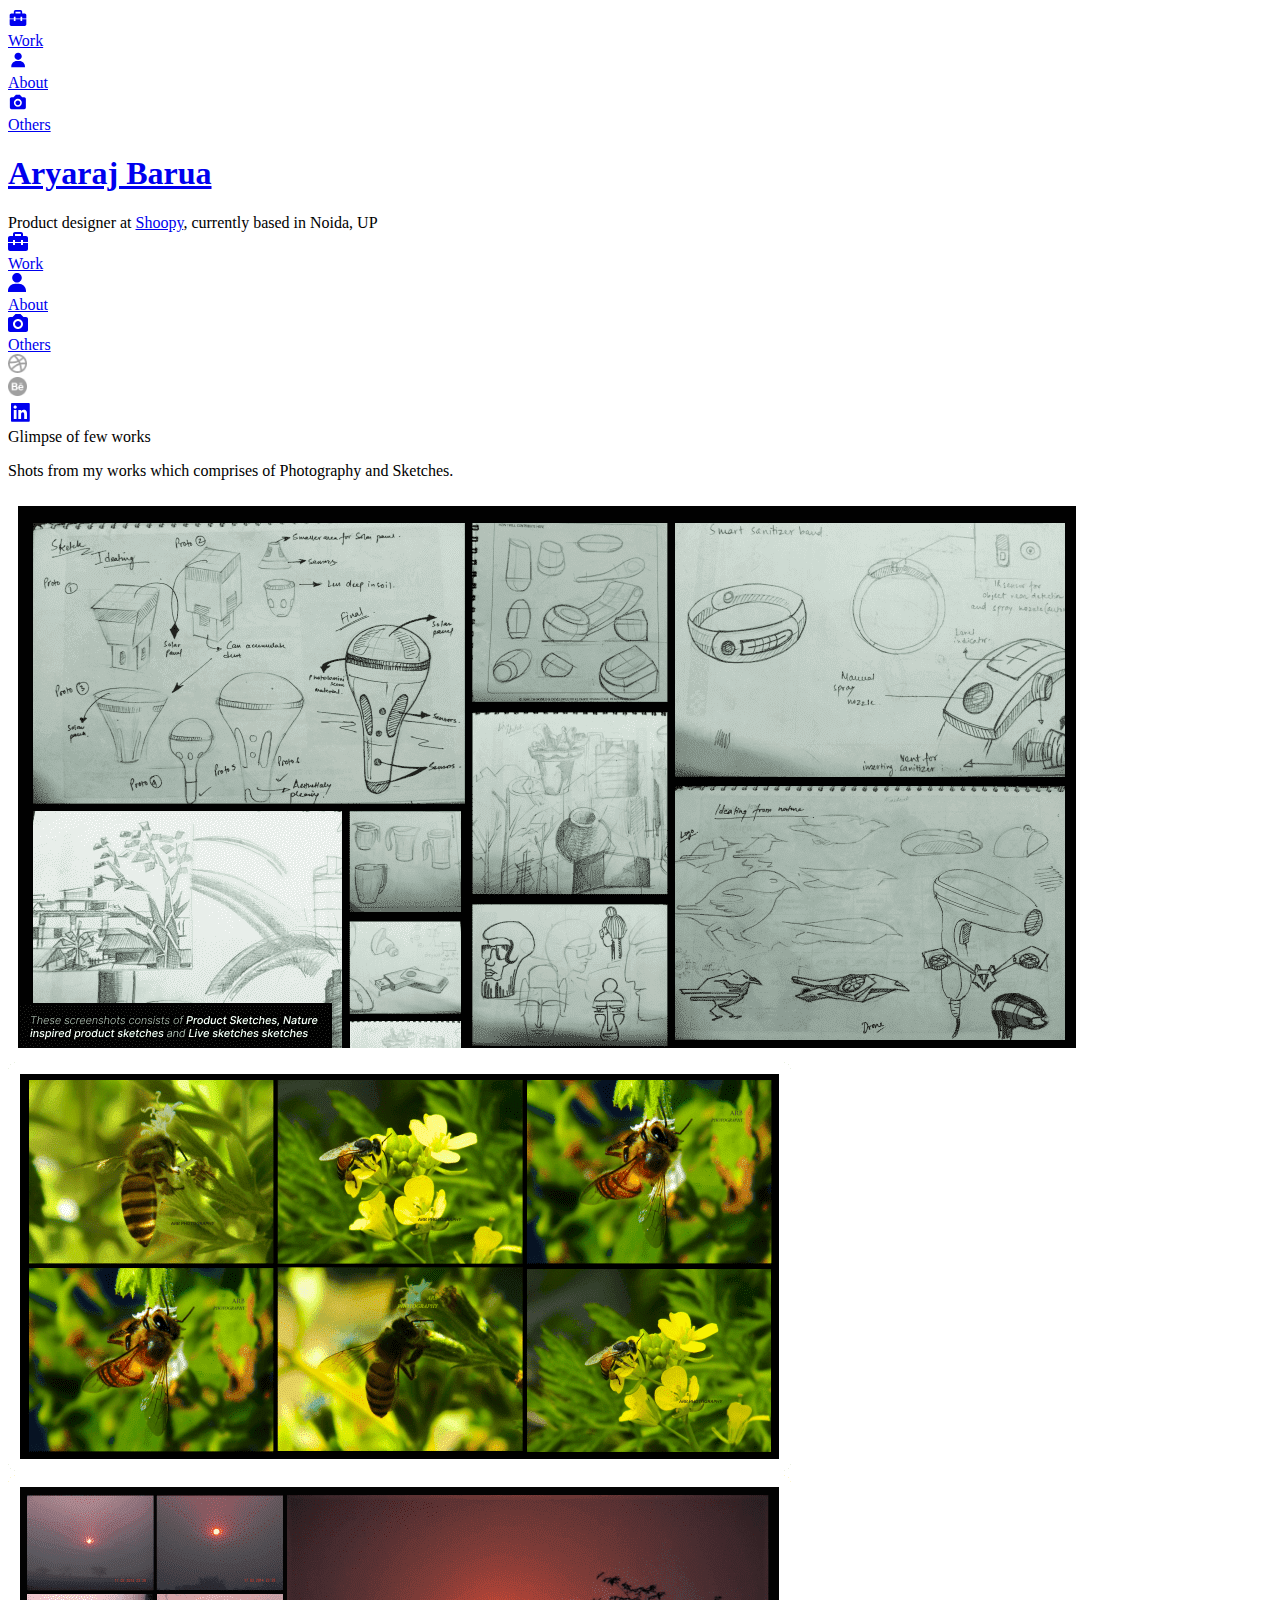
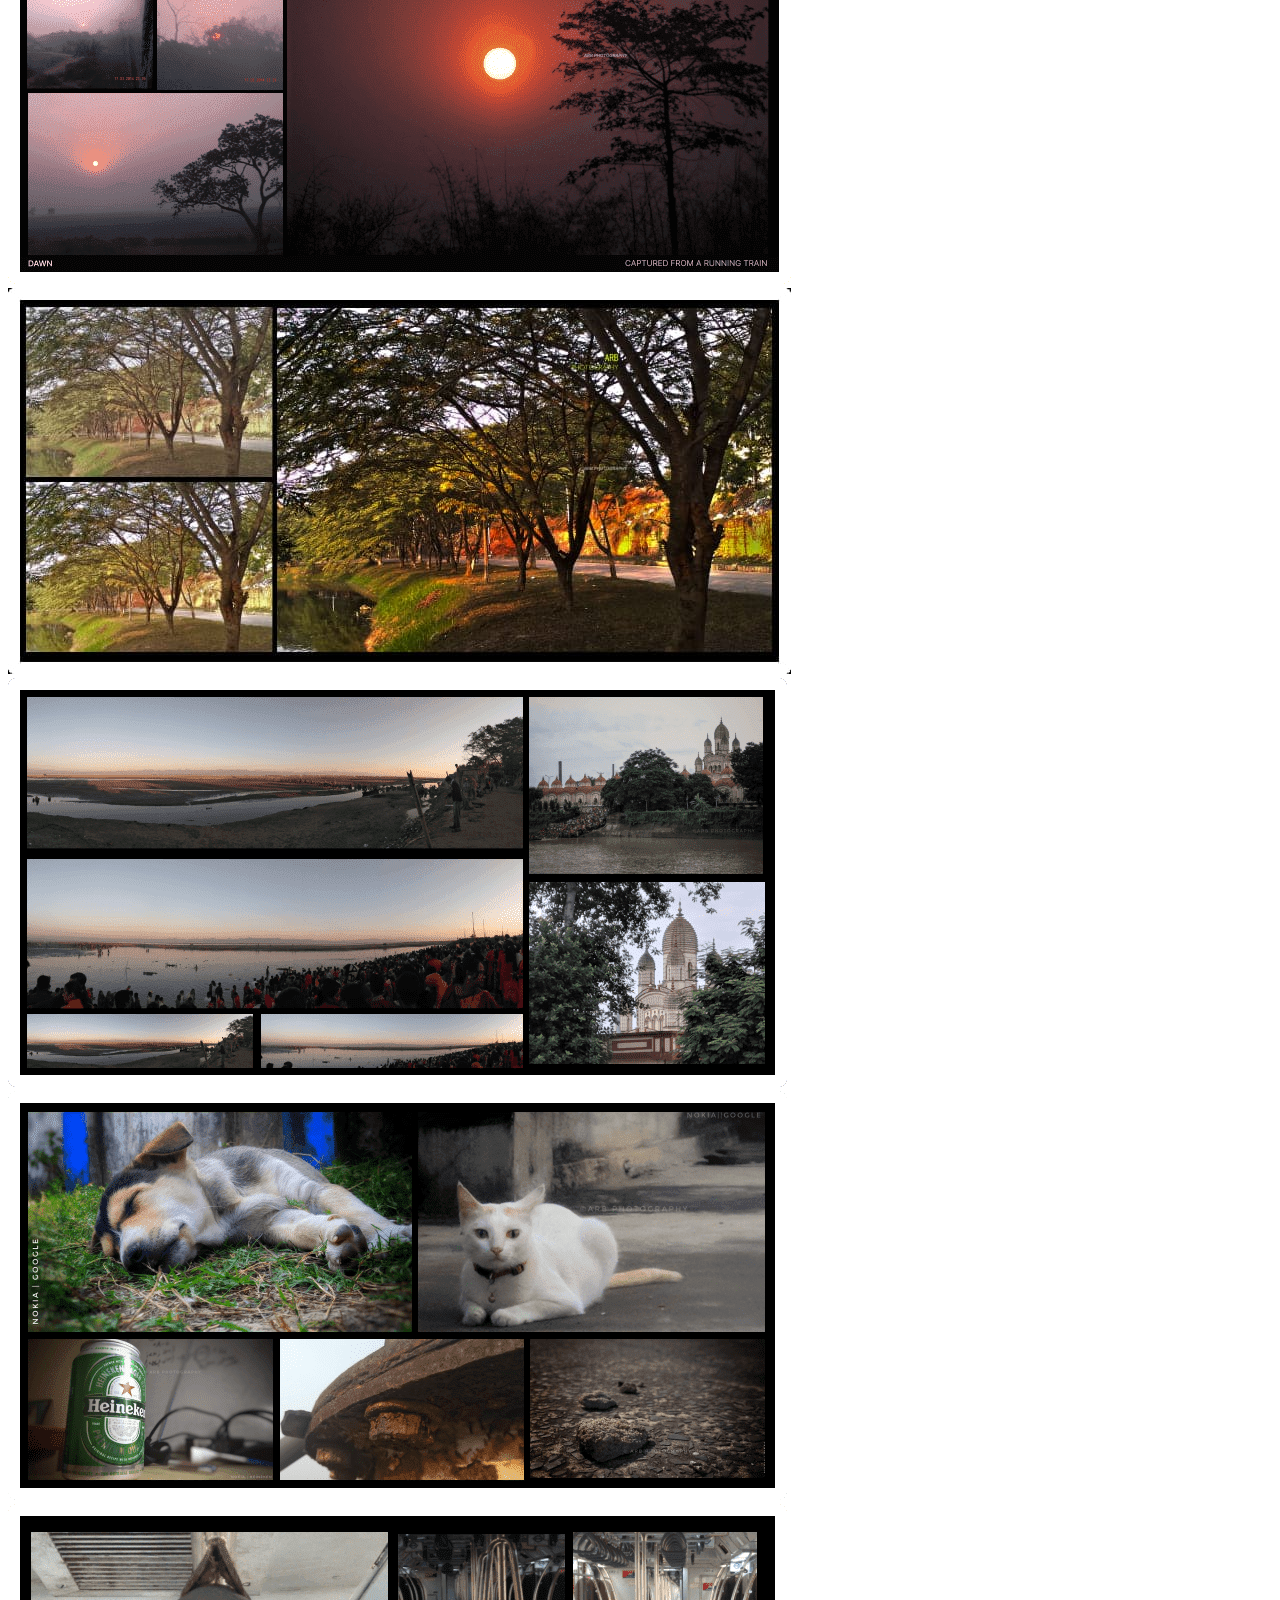
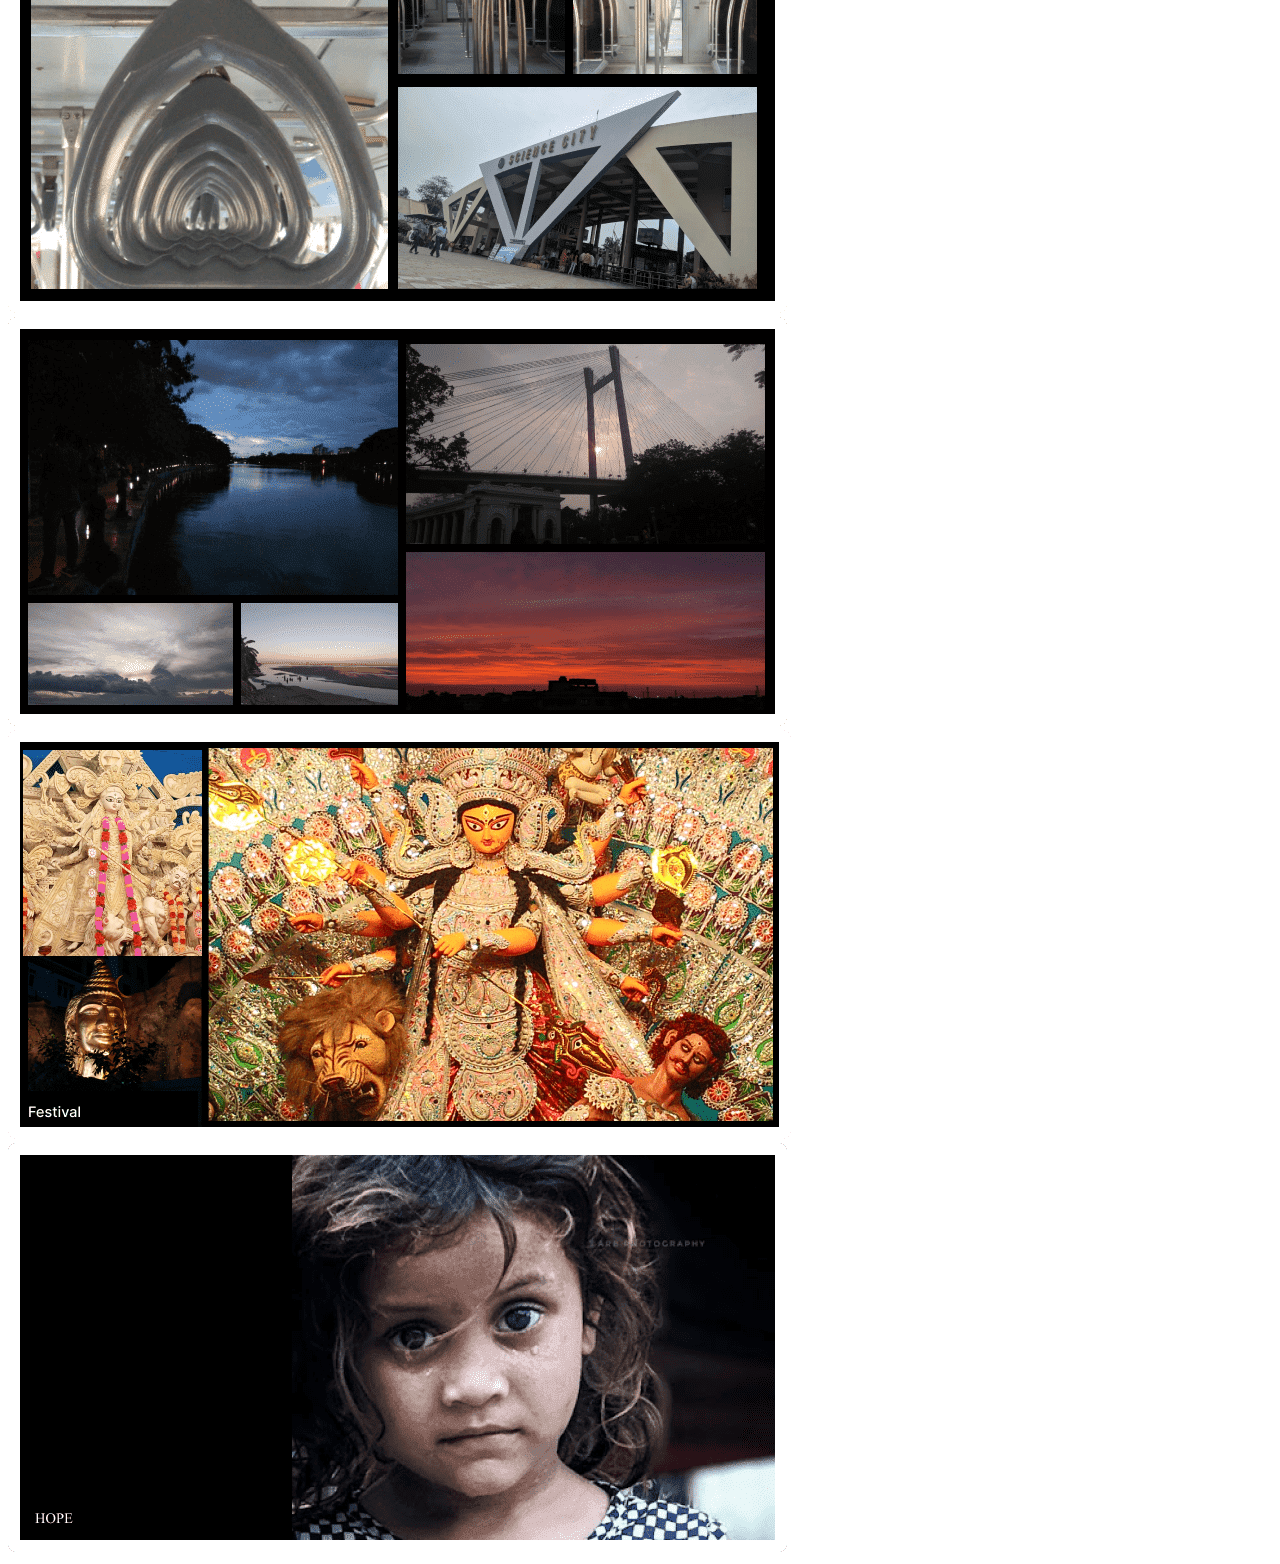
<file: others.html>
<!DOCTYPE html><!-- Last Published: Sat Jul 02 2022 18:22:27 GMT+0000 (Coordinated Universal Time) -->

<!-- DOMAIN -->
<!-- <html data-wf-domain="www.alexalspaugh.com"  lang="en"> -->

<head>
    <meta charset="utf-8" />
    <title>Aryaraj Barua — Others</title>
    <meta content="Aryaraj barua designer" name="description" />
    <meta content="Aryaraj Barua — Others" property="og:title" />
    <meta content="Aryaraj barua designer" property="og:description" />
    <meta content="https://uploads-ssl.webflow.com/5e1eb469f33b5364f2b61e90/61c78949c5cb1142eea0f6ab_OpenGraphv3.png"
        property="og:image" />
    <meta content="Aryaraj barua designer" property="twitter:title" />
    <meta content="Aryaraj barua designer" property="twitter:description" />
    <meta content="https://uploads-ssl.webflow.com/5e1eb469f33b5364f2b61e90/61c78949c5cb1142eea0f6ab_OpenGraphv3.png"
        property="twitter:image" />
    <meta property="og:type" content="website" />
    <meta content="summary_large_image" name="twitter:card" />
    <meta content="width=device-width, initial-scale=1" name="viewport" />
    <meta content="google-site-verification=y7b_yPQRe3RVC0_O2MawlgZ3TDQrx_kzQa87gy8U-xc"
        name="google-site-verification" />
    <link href="https://uploads-ssl.webflow.com/5e1eb469f33b5364f2b61e90/css/alex-alspaugh.webflow.9823012b0.min.css"
        rel="stylesheet" type="text/css" />
    <!--[if lt IE 9]><script src="https://cdnjs.cloudflare.com/ajax/libs/html5shiv/3.7.3/html5shiv.min.js" type="text/javascript"></script><![endif]-->
    <script
        type="text/javascript">!function (o, c) { var n = c.documentElement, t = " w-mod-"; n.className += t + "js", ("ontouchstart" in o || o.DocumentTouch && c instanceof DocumentTouch) && (n.className += t + "touch") }(window, document);</script>
    <link href="https://uploads-ssl.webflow.com/5e1eb469f33b5364f2b61e90/61cc0775014f4336adf17a48_ICO.png"
        rel="shortcut icon" type="image/x-icon" />
    <link href="https://uploads-ssl.webflow.com/5e1eb469f33b5364f2b61e90/61cc0779530b9614d2a38971_WebClip.png"
        rel="apple-touch-icon" />

    <!-- Global site tag (gtag.js) - Google Analytics -->
	<script async src="https://www.googletagmanager.com/gtag/js?id=G-GT63Q3RSTN"></script>
	<script>
		window.dataLayer = window.dataLayer || [];
		function gtag() { dataLayer.push(arguments); }
		gtag('js', new Date());

		gtag('config', 'G-GT63Q3RSTN');
	</script>
</head>

<body class="body center">
    <div class="bottom-nav">
        <div class="w-layout-grid bottom-nav-grid">

            <!-- Work -->

            <a href="index.html" class="bottom-nav-button w-inline-block">
                <div class="svg-icon bottom w-embed"><svg width="20" height="20" viewBox="0 0 24 24" fill="none"
                        xmlns="http://www.w3.org/2000/svg">
                        <path
                            d="M20 6.5H17V4.5C17 3.397 16.103 2.5 15 2.5H9C7.897 2.5 7 3.397 7 4.5V6.5H4C2.897 6.5 2 7.397 2 8.5V12.5H7V10.5H9V12.5H15V10.5H17V12.5H22V8.5C22 7.397 21.103 6.5 20 6.5ZM9 4.5H15V6.5H9V4.5ZM17 15.5H15V13.5H9V15.5H7V13.5H2V19.5C2 20.603 2.897 21.5 4 21.5H20C21.103 21.5 22 20.603 22 19.5V13.5H17V15.5Z"
                            fill="currentColor" />
                    </svg></div>
                <div class="bottom-nav-text">Work</div>
            </a>

             <!-- About -->

            <a href="about.html" class="bottom-nav-button w-inline-block">
                <div class="svg-icon bottom w-embed"><svg width="20" height="20" viewBox="0 0 25 24" fill="none"
                        xmlns="http://www.w3.org/2000/svg">
                        <path
                            d="M12.666 12C15.1822 12 17.2285 9.95372 17.2285 7.4375C17.2285 4.92128 15.1822 2.875 12.666 2.875C10.1498 2.875 8.10352 4.92128 8.10352 7.4375C8.10352 9.95372 10.1498 12 12.666 12ZM14.377 13.1406H10.9551C7.18075 13.1406 4.11133 16.21 4.11133 19.9844V21.125H21.2207V19.9844C21.2207 16.21 18.1513 13.1406 14.377 13.1406Z"
                            fill="currentColor" />
                    </svg></div>
                <div class="bottom-nav-text">About</div>
            </a>

            <!-- Others -->

            <a href="others.html" class="bottom-nav-button selected w-inline-block w--current">
                <div class="svg-icon bottom w-embed"><svg width="20" height="20" viewBox="0 0 25 24" fill="none"
                        xmlns="http://www.w3.org/2000/svg">
                        <path
                            d="M12.332 10C10.706 10 9.33203 11.374 9.33203 13C9.33203 14.626 10.706 16 12.332 16C13.958 16 15.332 14.626 15.332 13C15.332 11.374 13.958 10 12.332 10Z"
                            fill="currentColor" />
                        <path
                            d="M20.332 6H17.746L15.039 3.293C14.9463 3.19996 14.8361 3.12617 14.7148 3.07589C14.5935 3.0256 14.4634 2.99981 14.332 3H10.332C10.2007 2.99981 10.0706 3.0256 9.94927 3.07589C9.82793 3.12617 9.71774 3.19996 9.62503 3.293L6.91803 6H4.33203C3.22903 6 2.33203 6.897 2.33203 8V19C2.33203 20.103 3.22903 21 4.33203 21H20.332C21.435 21 22.332 20.103 22.332 19V8C22.332 6.897 21.435 6 20.332 6ZM12.332 18C9.62203 18 7.33203 15.71 7.33203 13C7.33203 10.29 9.62203 8 12.332 8C15.042 8 17.332 10.29 17.332 13C17.332 15.71 15.042 18 12.332 18Z"
                            fill="currentColor" />
                    </svg></div>
                <div class="bottom-nav-text">Others</div>
            </a>
            
        </div>
    </div>


    <div class="main-container">
        <div class="home-module">
            <div class="w-layout-grid home-title-wrap"><a href="#" class="home-link w-inline-block">
                    <h1 class="heading-1">Aryaraj Barua</h1>
                </a>
                <div class="heading-2">Product designer at <a href="https://onuniverse.com" target="_blank"
                        class="in-line-link universe">Shoopy</a>, currently based in Noida, UP</div>
            </div>
            <div class="w-layout-grid button-wrap">

             <!-- Work -->

                <a id="w-node-d7f4e738-6164-a7f3-b7a1-cf082e84f2d9-efa23de1" href="index.html"
                    class="module-button w-inline-block">
                    <div id="w-node-d7f4e738-6164-a7f3-b7a1-cf082e84f2da-efa23de1" class="svg-wrapper">
                        <div class="svg-icon w-embed"><svg width="20" height="19" viewBox="0 0 20 19" fill="none"
                                xmlns="http://www.w3.org/2000/svg">
                                <path
                                    d="M18 4H15V2C15 0.897 14.103 0 13 0H7C5.897 0 5 0.897 5 2V4H2C0.897 4 0 4.897 0 6V10H5V8H7V10H13V8H15V10H20V6C20 4.897 19.103 4 18 4ZM7 2H13V4H7V2ZM15 13H13V11H7V13H5V11H0V17C0 18.103 0.897 19 2 19H18C19.103 19 20 18.103 20 17V11H15V13Z"
                                    fill="currentColor" />
                            </svg></div>
                    </div>
                    <div id="w-node-d7f4e738-6164-a7f3-b7a1-cf082e84f2dc-efa23de1" class="button-text">Work</div>
                </a>

                 <!-- About -->
               <a id="w-node-d7f4e738-6164-a7f3-b7a1-cf082e84f2de-efa23de1"
                    href="about.html" class="module-button w-inline-block">
                    <div id="w-node-d7f4e738-6164-a7f3-b7a1-cf082e84f2df-efa23de1" class="svg-wrapper">
                        <div class="svg-icon w-embed"><svg width="18" height="19" viewBox="0 0 18 19" fill="none"
                                xmlns="http://www.w3.org/2000/svg">
                                <path
                                    d="M9 9.5C11.6472 9.5 13.8 7.36963 13.8 4.75C13.8 2.13037 11.6472 0 9 0C6.3528 0 4.2 2.13037 4.2 4.75C4.2 7.36963 6.3528 9.5 9 9.5ZM10.8 10.6875H7.2C3.2292 10.6875 0 13.8831 0 17.8125V19H18V17.8125C18 13.8831 14.7708 10.6875 10.8 10.6875Z"
                                    fill="currentColor" />
                            </svg></div>
                    </div>
                    <div id="w-node-d7f4e738-6164-a7f3-b7a1-cf082e84f2e1-efa23de1" class="button-text">About</div>
                </a>

                 <!-- Others -->
               <a id="w-node-d7f4e738-6164-a7f3-b7a1-cf082e84f2e3-efa23de1"
                    href="others.html" aria-current="page" class="module-button selected w-inline-block w--current">
                    <div class="svg-wrapper">
                        <div class="svg-icon w-embed"><svg width="20" height="18" viewBox="0 0 20 18" fill="none"
                                xmlns="http://www.w3.org/2000/svg">
                                <path
                                    d="M10 7C8.374 7 7 8.374 7 10C7 11.626 8.374 13 10 13C11.626 13 13 11.626 13 10C13 8.374 11.626 7 10 7Z"
                                    fill="currentColor" />
                                <path
                                    d="M18 3H15.414L12.707 0.293001C12.6143 0.199958 12.5041 0.126171 12.3828 0.0758854C12.2614 0.0256001 12.1313 -0.000189449 12 1.04767e-06H8C7.86866 -0.000189449 7.73857 0.0256001 7.61724 0.0758854C7.4959 0.126171 7.38571 0.199958 7.293 0.293001L4.586 3H2C0.897 3 0 3.897 0 5V16C0 17.103 0.897 18 2 18H18C19.103 18 20 17.103 20 16V5C20 3.897 19.103 3 18 3ZM10 15C7.29 15 5 12.71 5 10C5 7.29 7.29 5 10 5C12.71 5 15 7.29 15 10C15 12.71 12.71 15 10 15Z"
                                    fill="currentColor" />
                            </svg></div>
                    </div>
                    <div id="w-node-d7f4e738-6164-a7f3-b7a1-cf082e84f2e6-efa23de1" class="button-text">Others</div>
                </a>
               
            </div>
            <div class="icon-wrapper"><a data-w-id="51a838c5-9dd1-f4a9-6ec0-d5e48773f762"
                href="https://dribbble.com/aryaRB" target="_blank" class="icon-button w-inline-block">
                <div class="svg-icon w-embed">
                    <img src="./Images/dribble.png" width="19" height="19">
                </div>
                
                <div style="-webkit-transform:translate3d(null, 16px, 0) scale3d(1, 1, 1) rotateX(0) rotateY(0) rotateZ(0) skew(0, 0);-moz-transform:translate3d(null, 16px, 0) scale3d(1, 1, 1) rotateX(0) rotateY(0) rotateZ(0) skew(0, 0);-ms-transform:translate3d(null, 16px, 0) scale3d(1, 1, 1) rotateX(0) rotateY(0) rotateZ(0) skew(0, 0);transform:translate3d(null, 16px, 0) scale3d(1, 1, 1) rotateX(0) rotateY(0) rotateZ(0) skew(0, 0);opacity:0;display:none"
                    class="info-tip">
                    <div class="info-text">Dribbble</div>
                </div>
            </a><a data-w-id="16e12674-effe-29d1-3d88-5ebde7dd89f0" href="https://www.behance.net/aryaRB"
                target="_blank" class="icon-button w-inline-block">
                <div class="svg-icon w-embed">
                    <img src="./Images/png behance.png" width="19" height="19" >
                </div>

                <div style="-webkit-transform:translate3d(null, 16px, 0) scale3d(1, 1, 1) rotateX(0) rotateY(0) rotateZ(0) skew(0, 0);-moz-transform:translate3d(null, 16px, 0) scale3d(1, 1, 1) rotateX(0) rotateY(0) rotateZ(0) skew(0, 0);-ms-transform:translate3d(null, 16px, 0) scale3d(1, 1, 1) rotateX(0) rotateY(0) rotateZ(0) skew(0, 0);transform:translate3d(null, 16px, 0) scale3d(1, 1, 1) rotateX(0) rotateY(0) rotateZ(0) skew(0, 0);opacity:0;display:none"
                    class="info-tip">
                    <div class="info-text">Behance</div>
                </div>
            </a><a data-w-id="5a5b0f89-fb9d-b63f-2627-6b0d720aa6ac" href="https://www.linkedin.com/in/aryarb/"
                target="_blank" class="icon-button w-inline-block">
                <div class="svg-icon w-embed"><svg width="24" height="24" viewBox="0 0 24 24" fill="none"
                        xmlns="http://www.w3.org/2000/svg">
                        <path
                            d="M20.7083 3H4.04167C3.7654 3 3.50045 3.10975 3.3051 3.3051C3.10975 3.50045 3 3.7654 3 4.04167V20.7083C3 20.9846 3.10975 21.2496 3.3051 21.4449C3.50045 21.6403 3.7654 21.75 4.04167 21.75H20.7083C20.9846 21.75 21.2496 21.6403 21.4449 21.4449C21.6403 21.2496 21.75 20.9846 21.75 20.7083V4.04167C21.75 3.7654 21.6403 3.50045 21.4449 3.3051C21.2496 3.10975 20.9846 3 20.7083 3ZM8.56146 18.976H5.77812V10.0281H8.56146V18.976ZM7.16979 8.80625C6.74213 8.80625 6.33198 8.63636 6.02958 8.33396C5.72718 8.03156 5.55729 7.62141 5.55729 7.19375C5.55729 6.76609 5.72718 6.35594 6.02958 6.05354C6.33198 5.75114 6.74213 5.58125 7.16979 5.58125C7.59745 5.58125 8.0076 5.75114 8.31 6.05354C8.6124 6.35594 8.78229 6.76609 8.78229 7.19375C8.78229 7.62141 8.6124 8.03156 8.31 8.33396C8.0076 8.63636 7.59745 8.80625 7.16979 8.80625ZM18.9771 18.976H16.1969V14.625C16.1969 13.5875 16.1781 12.2531 14.751 12.2531C13.3031 12.2531 13.0833 13.3844 13.0833 14.5521V18.9771H10.3052V10.0292H12.9719V11.2521H13.0104C13.3802 10.549 14.2885 9.80729 15.6396 9.80729C18.4562 9.80729 18.976 11.6594 18.976 14.0698V18.976H18.9771Z"
                            fill="currentColor" />
                    </svg></div>

                <div style="-webkit-transform:translate3d(null, 16px, 0) scale3d(1, 1, 1) rotateX(0) rotateY(0) rotateZ(0) skew(0, 0);-moz-transform:translate3d(null, 16px, 0) scale3d(1, 1, 1) rotateX(0) rotateY(0) rotateZ(0) skew(0, 0);-ms-transform:translate3d(null, 16px, 0) scale3d(1, 1, 1) rotateX(0) rotateY(0) rotateZ(0) skew(0, 0);transform:translate3d(null, 16px, 0) scale3d(1, 1, 1) rotateX(0) rotateY(0) rotateZ(0) skew(0, 0);opacity:0;display:none"
                    class="info-tip">
                    <div class="info-text">linkedin</div>
                </div>
            </a></div>
    </div>
        <div class="w-layout-grid grid">
            <div class="w-layout-grid about-card">
                <div class="w-layout-grid description-wrap">
                    <div class="about-description-heading">Glimpse of few works</div>
                    <p class="paragraph">Shots from my works which comprises of Photography and Sketches.
                            
                </div>
            </div>
            <div class="w-layout-grid photo-grid"><img
                    src="./Images/sketchespng.png"
                    loading="lazy" id="w-node-_141af4d2-17d6-36c4-c05a-04bcbb2b637e-efa23de1"
                    sizes="(max-width: 479px) 93vw, (max-width: 767px) 90vw, (max-width: 991px) 92vw, (max-width: 1279px) 52vw, 664px"
                    
                    alt="" class="photo" />
        </div>
        <div class="w-layout-grid photo-grid"><img
            src="./Images/BEE.png"
            loading="lazy" id="w-node-_141af4d2-17d6-36c4-c05a-04bcbb2b637e-efa23de1"
            sizes="(max-width: 479px) 93vw, (max-width: 767px) 90vw, (max-width: 991px) 92vw, (max-width: 1279px) 52vw, 664px"
            
            alt="" class="photo" />
       </div>

        <div class="w-layout-grid photo-grid"><img
    src="./Images/DAWN.png"
    loading="lazy" id="w-node-_141af4d2-17d6-36c4-c05a-04bcbb2b637e-efa23de1"
    sizes="(max-width: 479px) 93vw, (max-width: 767px) 90vw, (max-width: 991px) 92vw, (max-width: 1279px) 52vw, 664px"
    
    alt="" class="photo" />
     </div>

     <div class="w-layout-grid photo-grid"><img
        src="./Images/IITGHY.jpg"
        loading="lazy" id="w-node-_141af4d2-17d6-36c4-c05a-04bcbb2b637e-efa23de1"
        sizes="(max-width: 479px) 93vw, (max-width: 767px) 90vw, (max-width: 991px) 92vw, (max-width: 1279px) 52vw, 664px"
        
        alt="" class="photo" />
         </div>

         <div class="w-layout-grid photo-grid"><img
            src="./Images/pilgrim.png"
            loading="lazy" id="w-node-_141af4d2-17d6-36c4-c05a-04bcbb2b637e-efa23de1"
            sizes="(max-width: 479px) 93vw, (max-width: 767px) 90vw, (max-width: 991px) 92vw, (max-width: 1279px) 52vw, 664px"
            
            alt="" class="photo" />
             </div>

             <div class="w-layout-grid photo-grid"><img
                src="./Images/stilllife.png"
                loading="lazy" id="w-node-_141af4d2-17d6-36c4-c05a-04bcbb2b637e-efa23de1"
                sizes="(max-width: 479px) 93vw, (max-width: 767px) 90vw, (max-width: 991px) 92vw, (max-width: 1279px) 52vw, 664px"
                
                alt="" class="photo" />
                 </div>

                 <div class="w-layout-grid photo-grid"><img
                    src="./Images/infinite.png"
                    loading="lazy" id="w-node-_141af4d2-17d6-36c4-c05a-04bcbb2b637e-efa23de1"
                    sizes="(max-width: 479px) 93vw, (max-width: 767px) 90vw, (max-width: 991px) 92vw, (max-width: 1279px) 52vw, 664px"
                    
                    alt="" class="photo" />
                     </div>

                     <div class="w-layout-grid photo-grid"><img
                        src="./Images/landscape.png"
                        loading="lazy" id="w-node-_141af4d2-17d6-36c4-c05a-04bcbb2b637e-efa23de1"
                        sizes="(max-width: 479px) 93vw, (max-width: 767px) 90vw, (max-width: 991px) 92vw, (max-width: 1279px) 52vw, 664px"
                        
                        alt="" class="photo" />
                         </div>

                         <div class="w-layout-grid photo-grid"><img
                            src="./Images/festival.png"
                            loading="lazy" id="w-node-_141af4d2-17d6-36c4-c05a-04bcbb2b637e-efa23de1"
                            sizes="(max-width: 479px) 93vw, (max-width: 767px) 90vw, (max-width: 991px) 92vw, (max-width: 1279px) 52vw, 664px"
                            
                            alt="" class="photo" />
                             </div>

                             <div class="w-layout-grid photo-grid"><img
                                src="./Images/HOPE.png"
                                loading="lazy" id="w-node-_141af4d2-17d6-36c4-c05a-04bcbb2b637e-efa23de1"
                                sizes="(max-width: 479px) 93vw, (max-width: 767px) 90vw, (max-width: 991px) 92vw, (max-width: 1279px) 52vw, 664px"
                                
                                alt="" class="photo" />
                                 </div>

                        


    </div>
    <script src="https://d3e54v103j8qbb.cloudfront.net/js/jquery-3.5.1.min.dc5e7f18c8.js?site=5e1eb469f33b5364f2b61e90"
        type="text/javascript" integrity="sha256-9/aliU8dGd2tb6OSsuzixeV4y/faTqgFtohetphbbj0="
        crossorigin="anonymous"></script>
    <script src="https://uploads-ssl.webflow.com/5e1eb469f33b5364f2b61e90/js/webflow.d36e6379c.js"
        type="text/javascript"></script>
    <!--[if lte IE 9]><script src="//cdnjs.cloudflare.com/ajax/libs/placeholders/3.0.2/placeholders.min.js"></script><![endif]-->
</body>

</html>
</file>
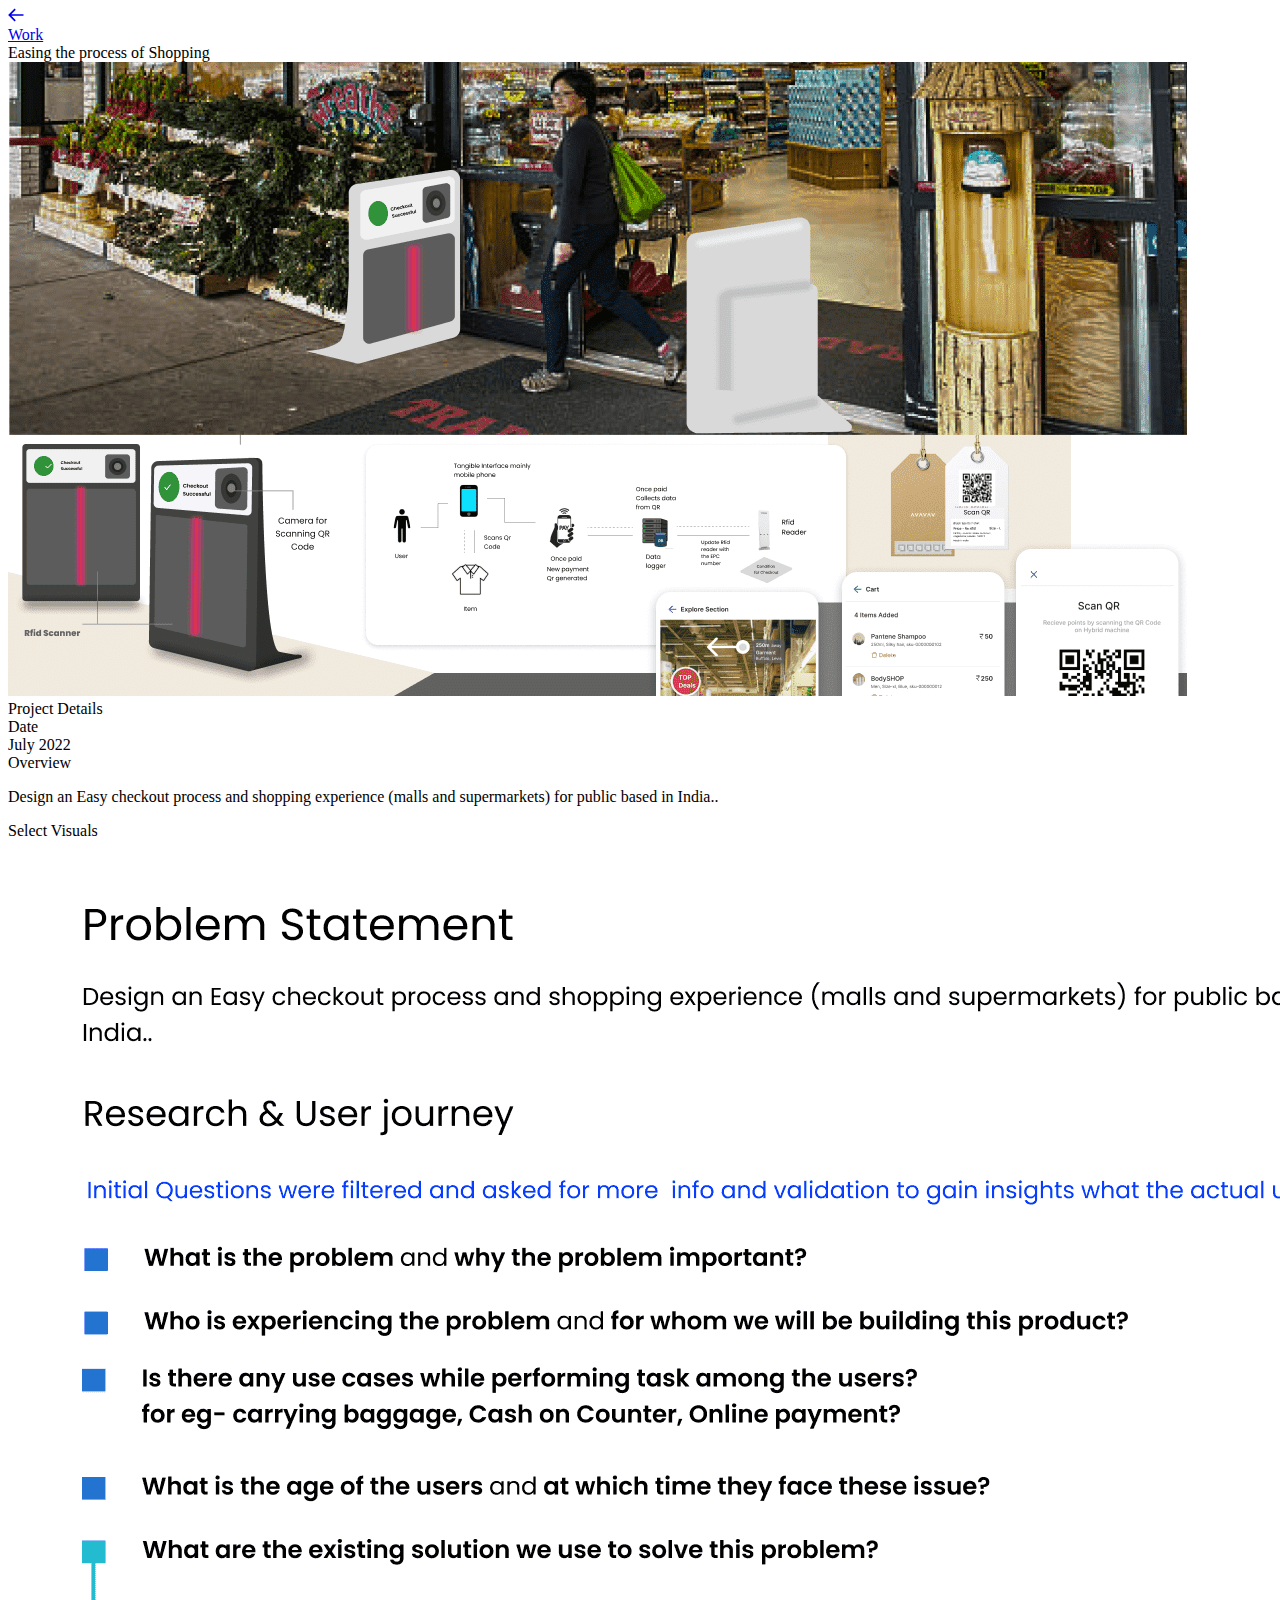
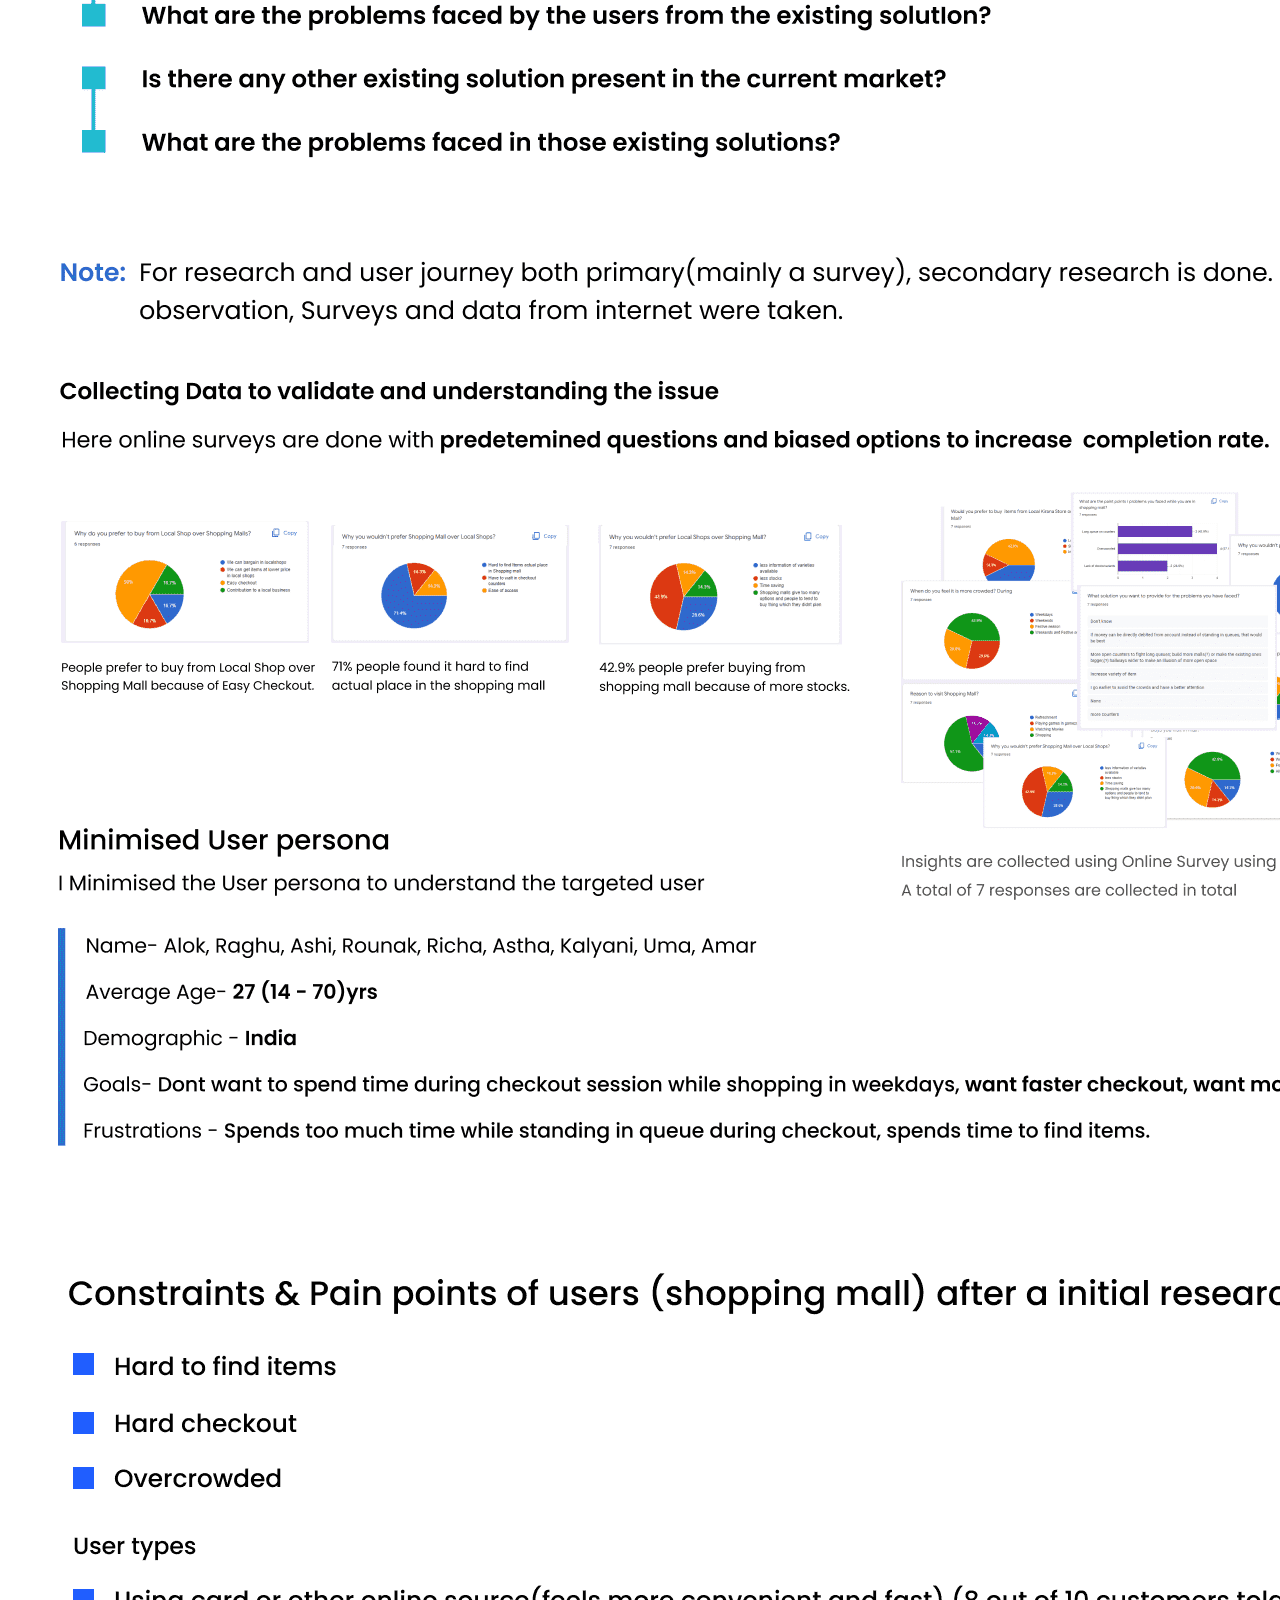
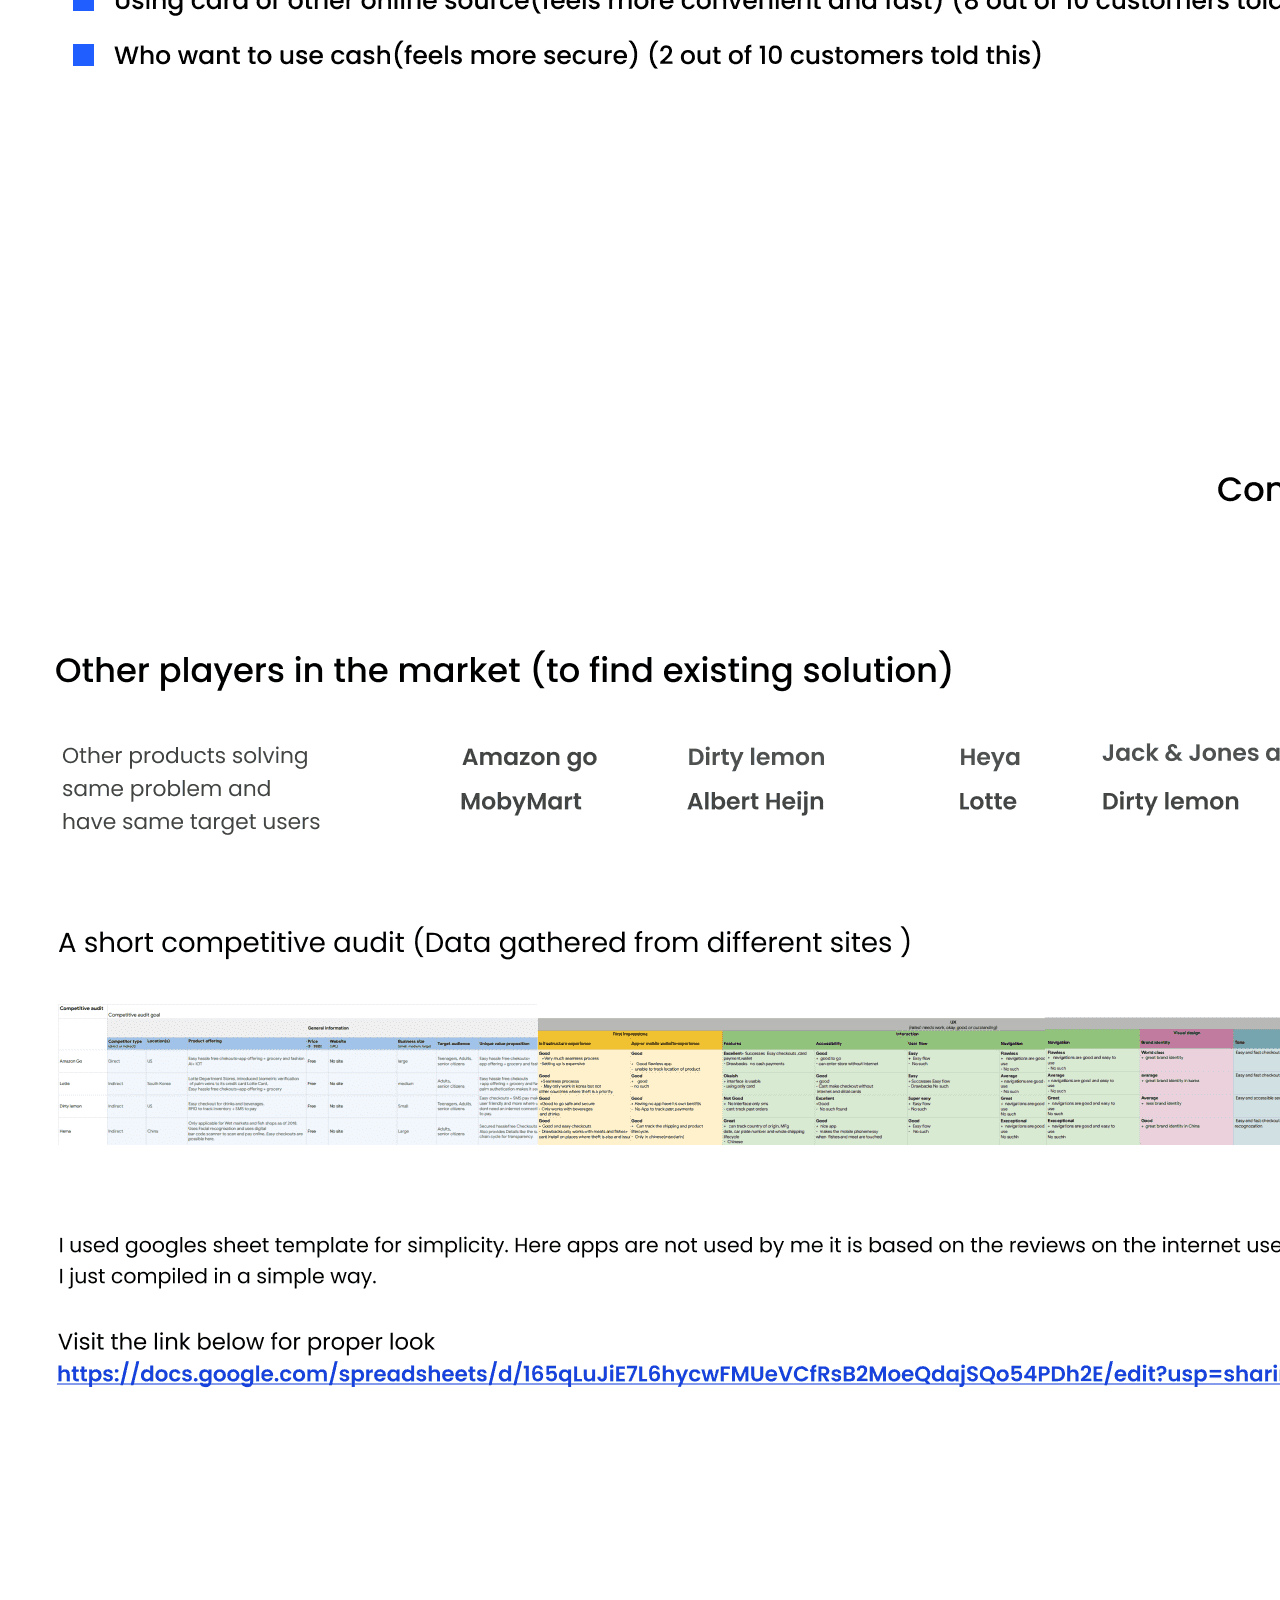
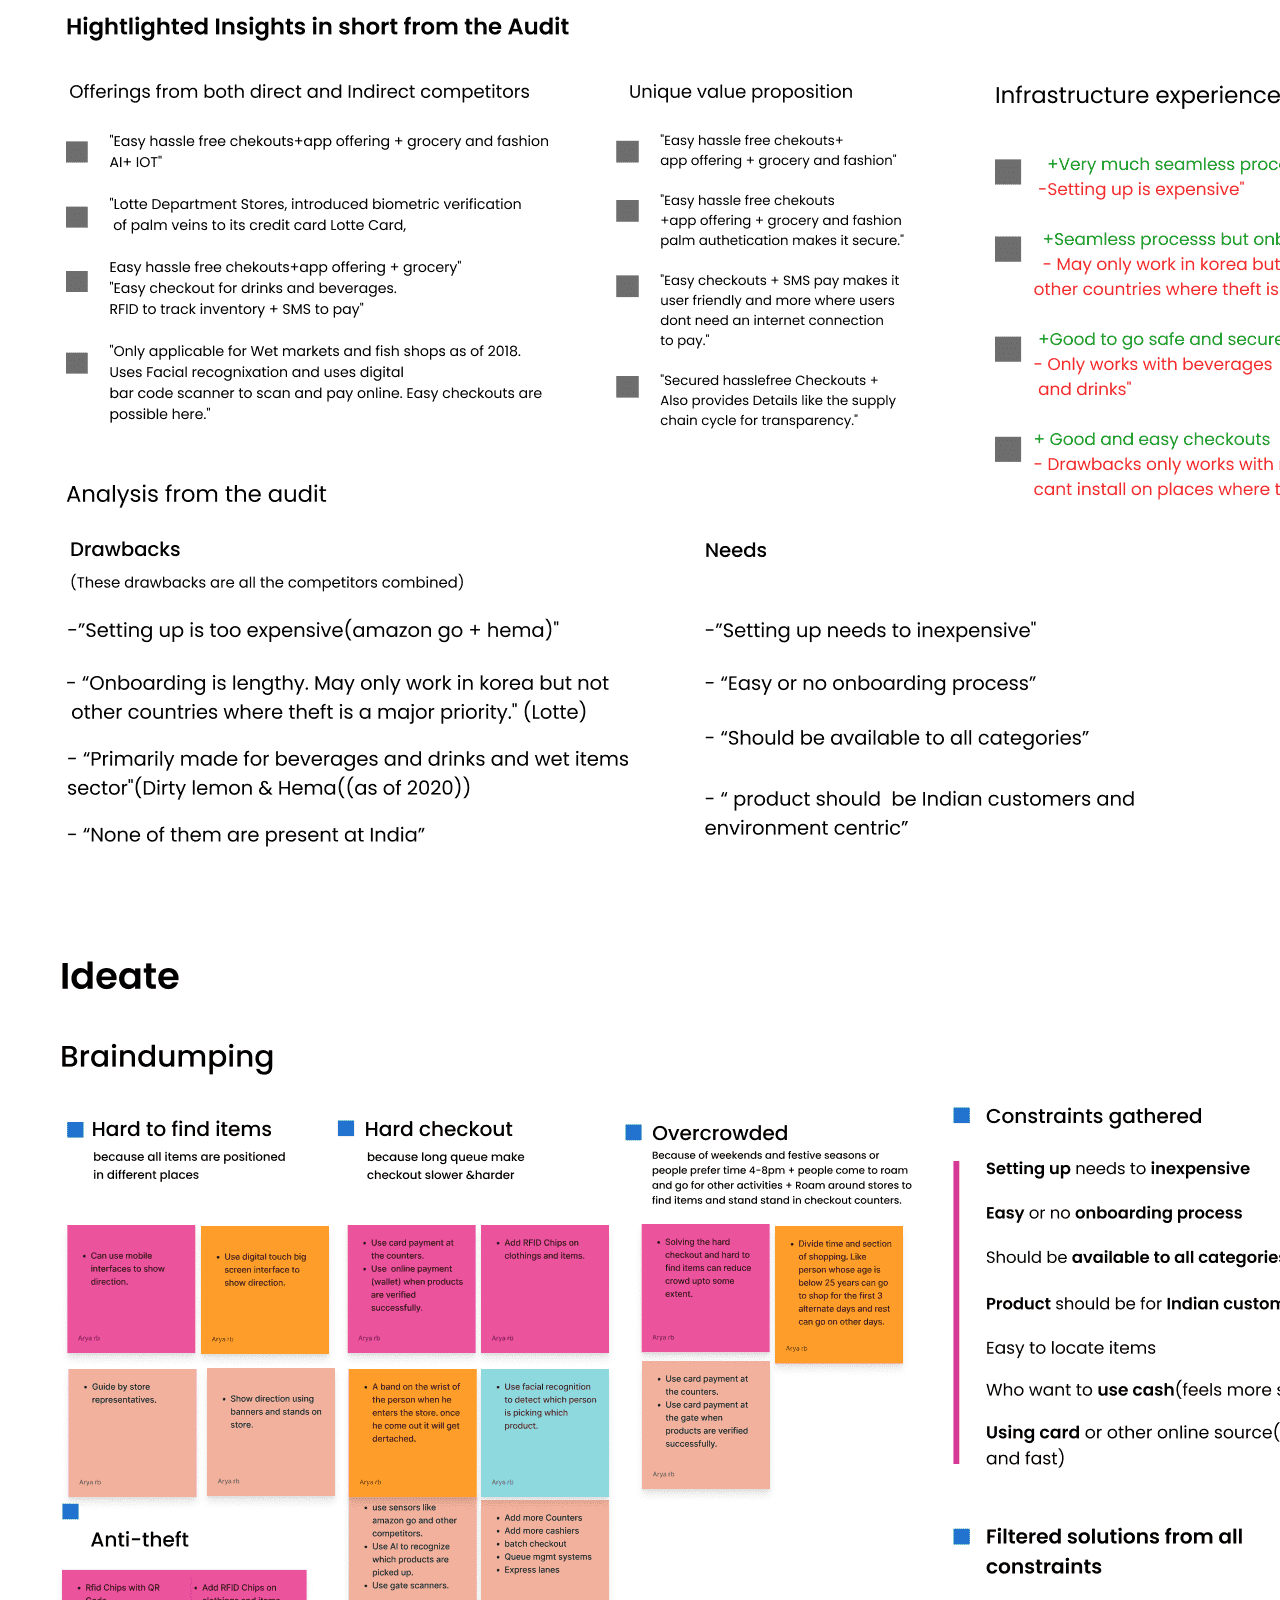
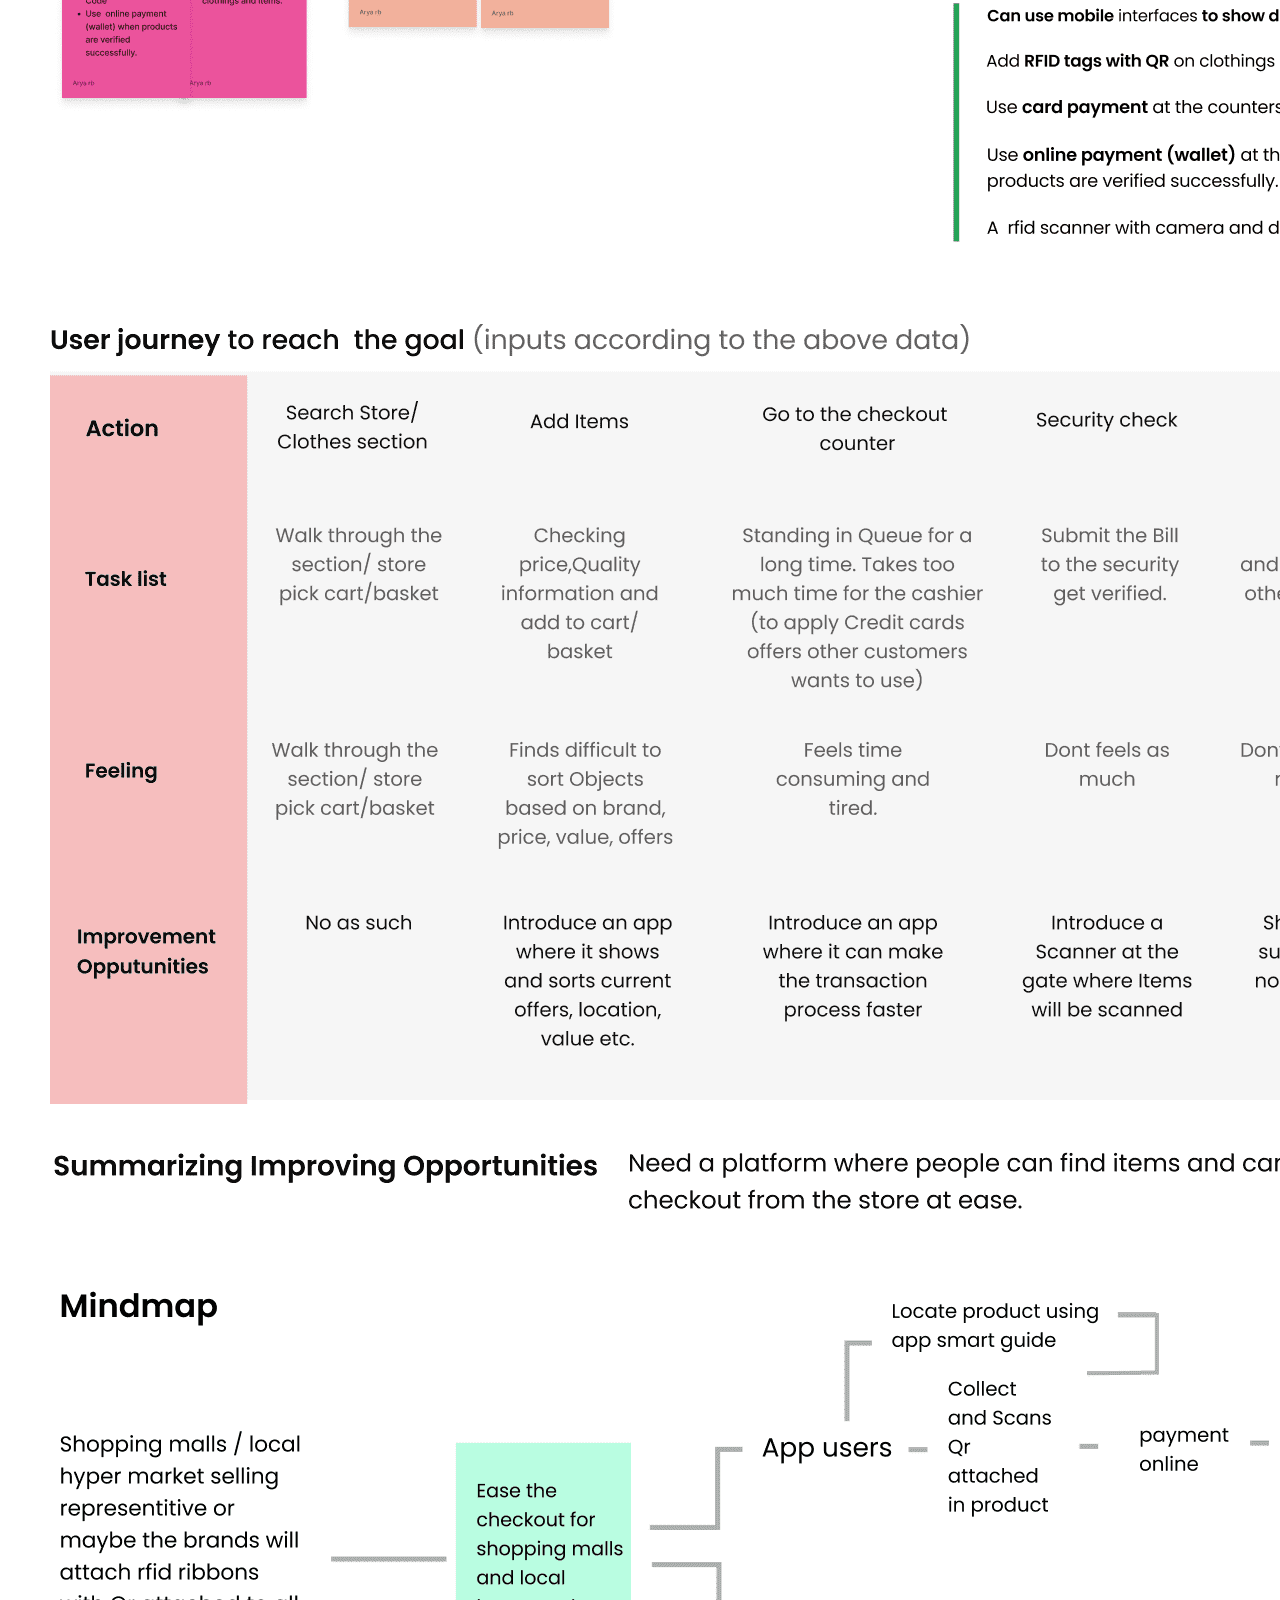
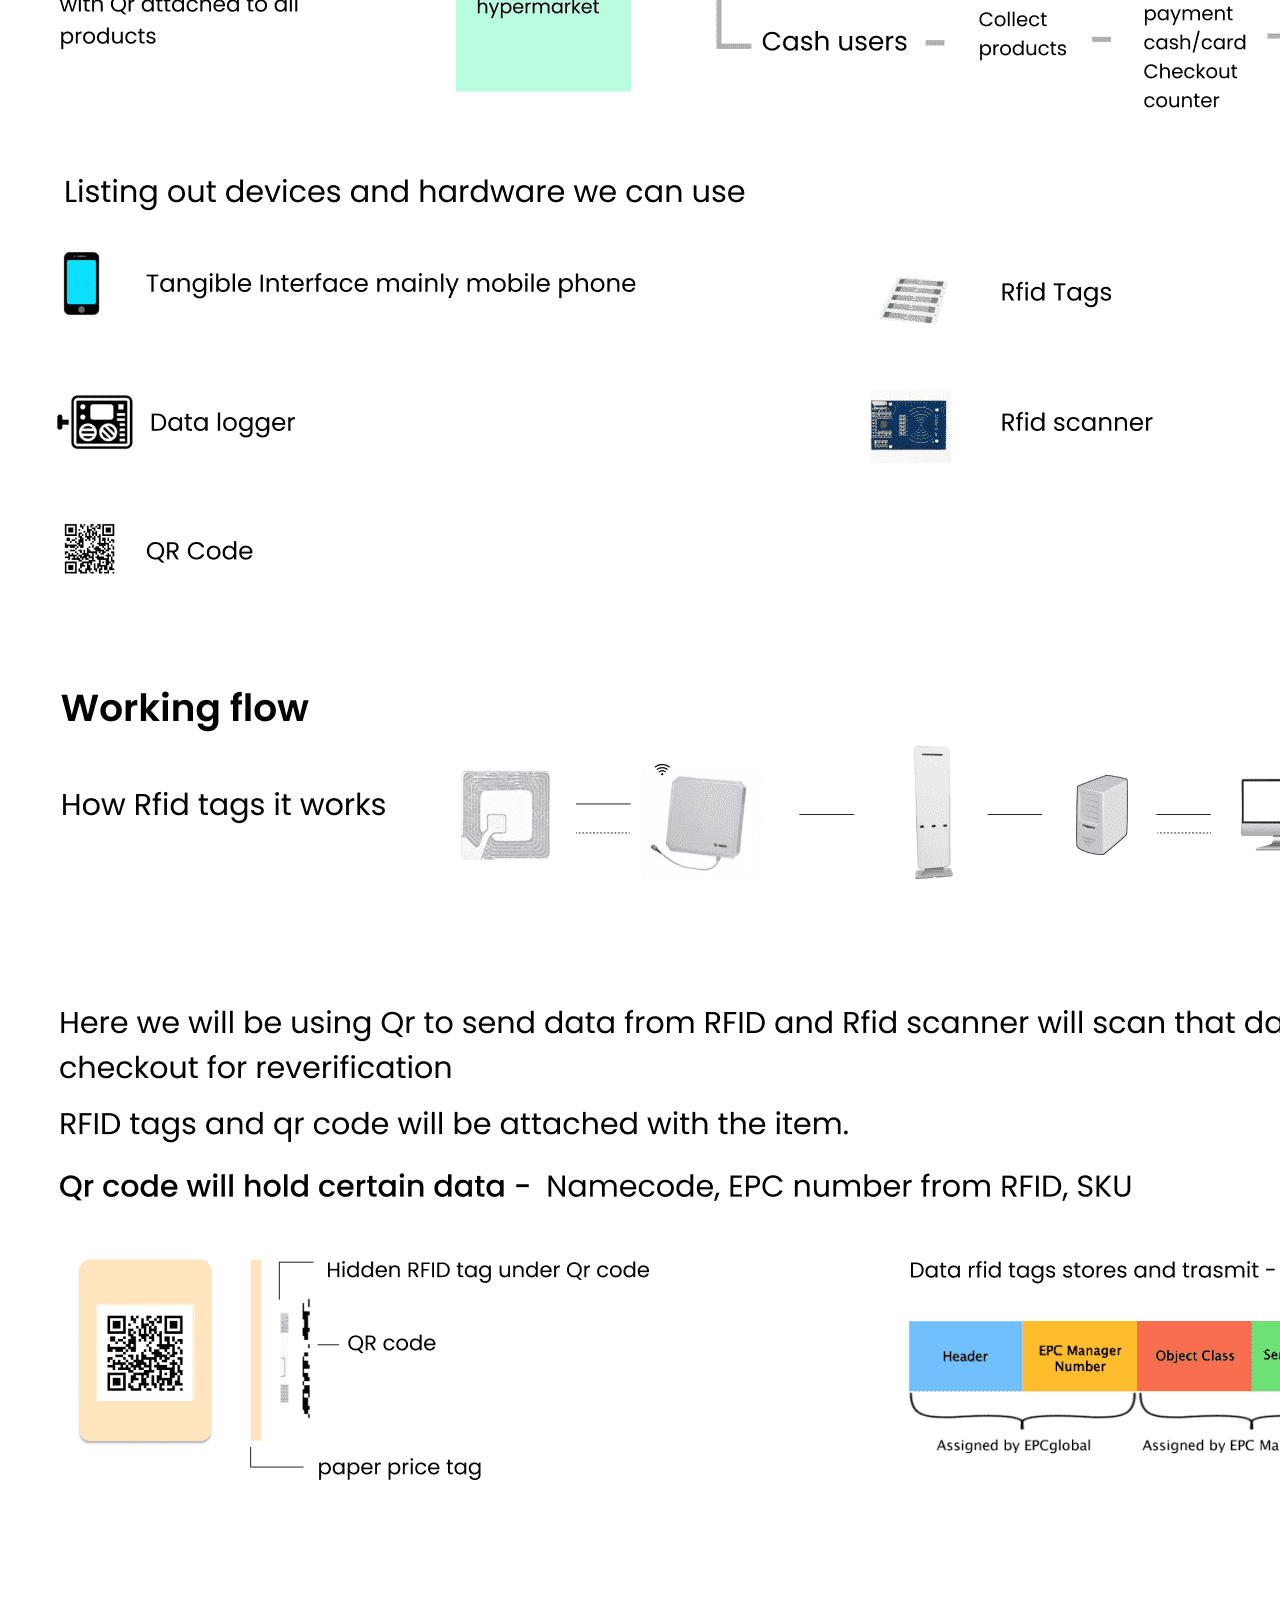
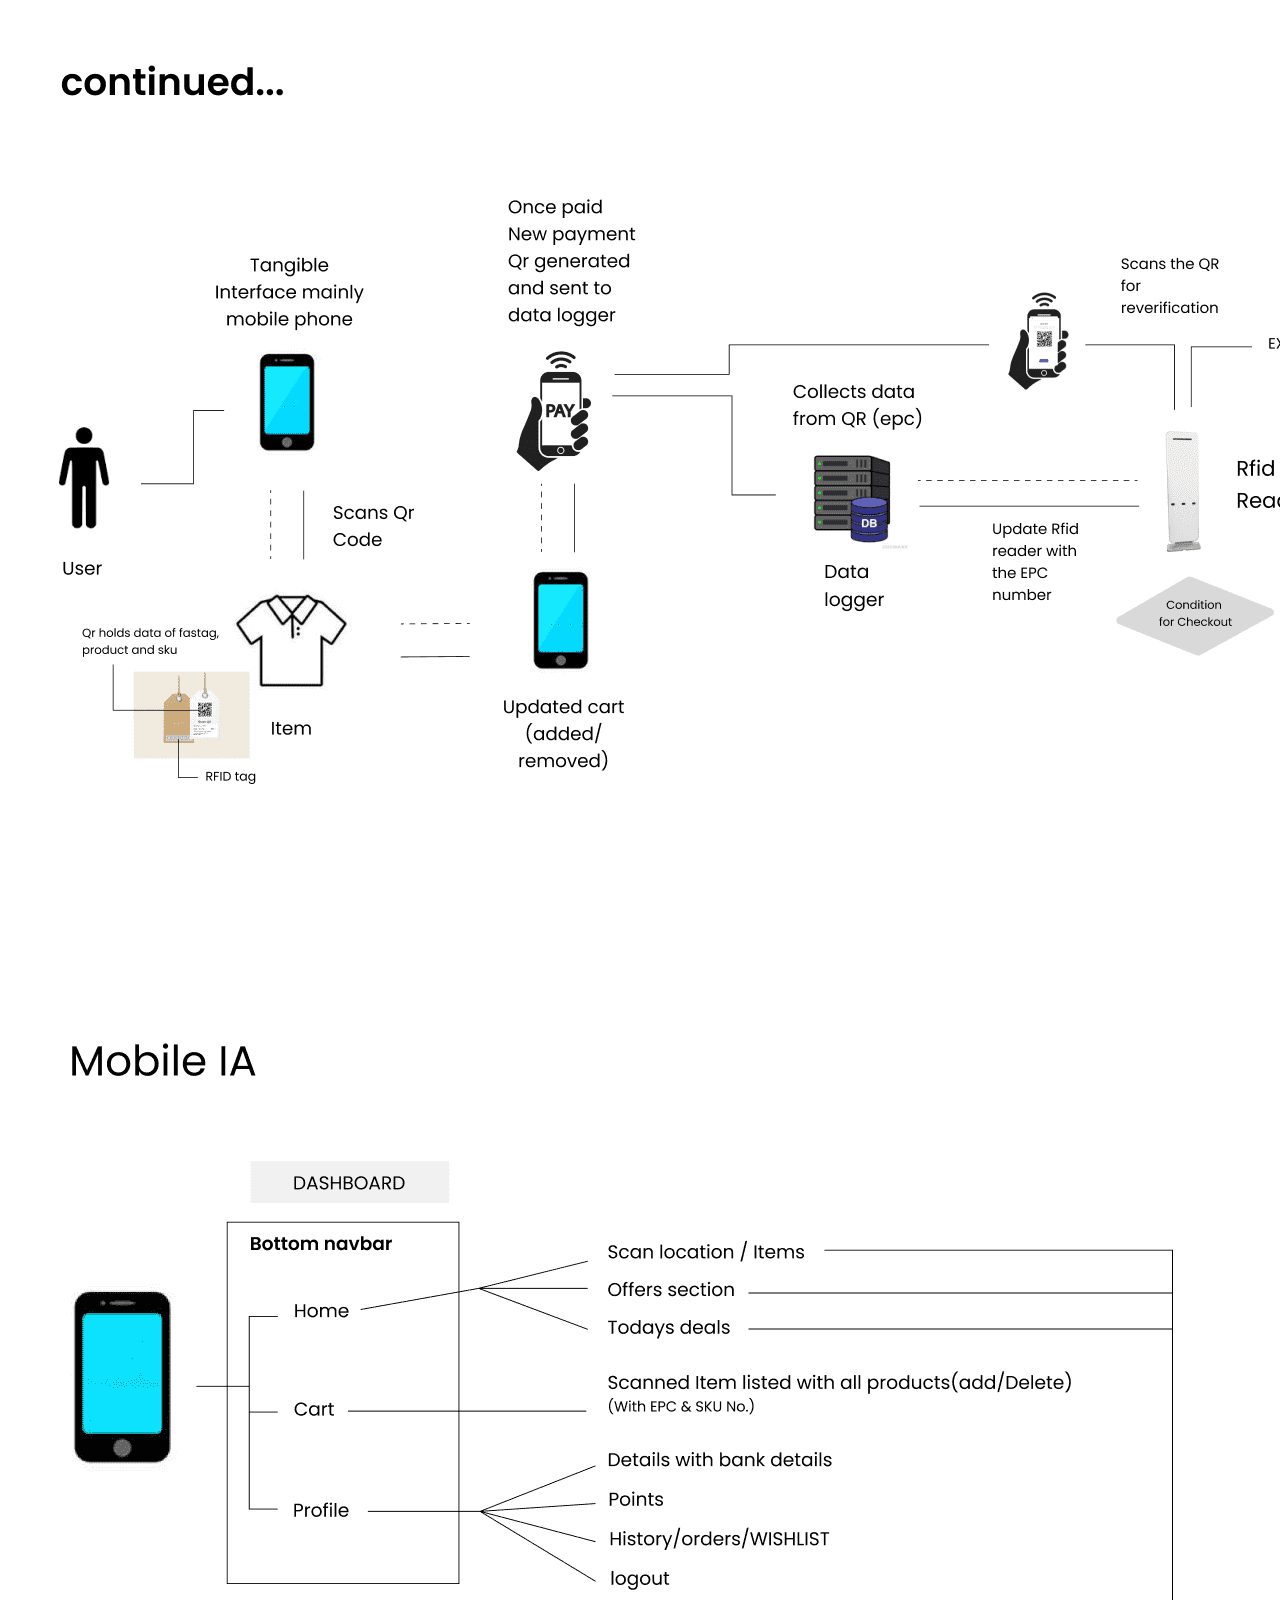
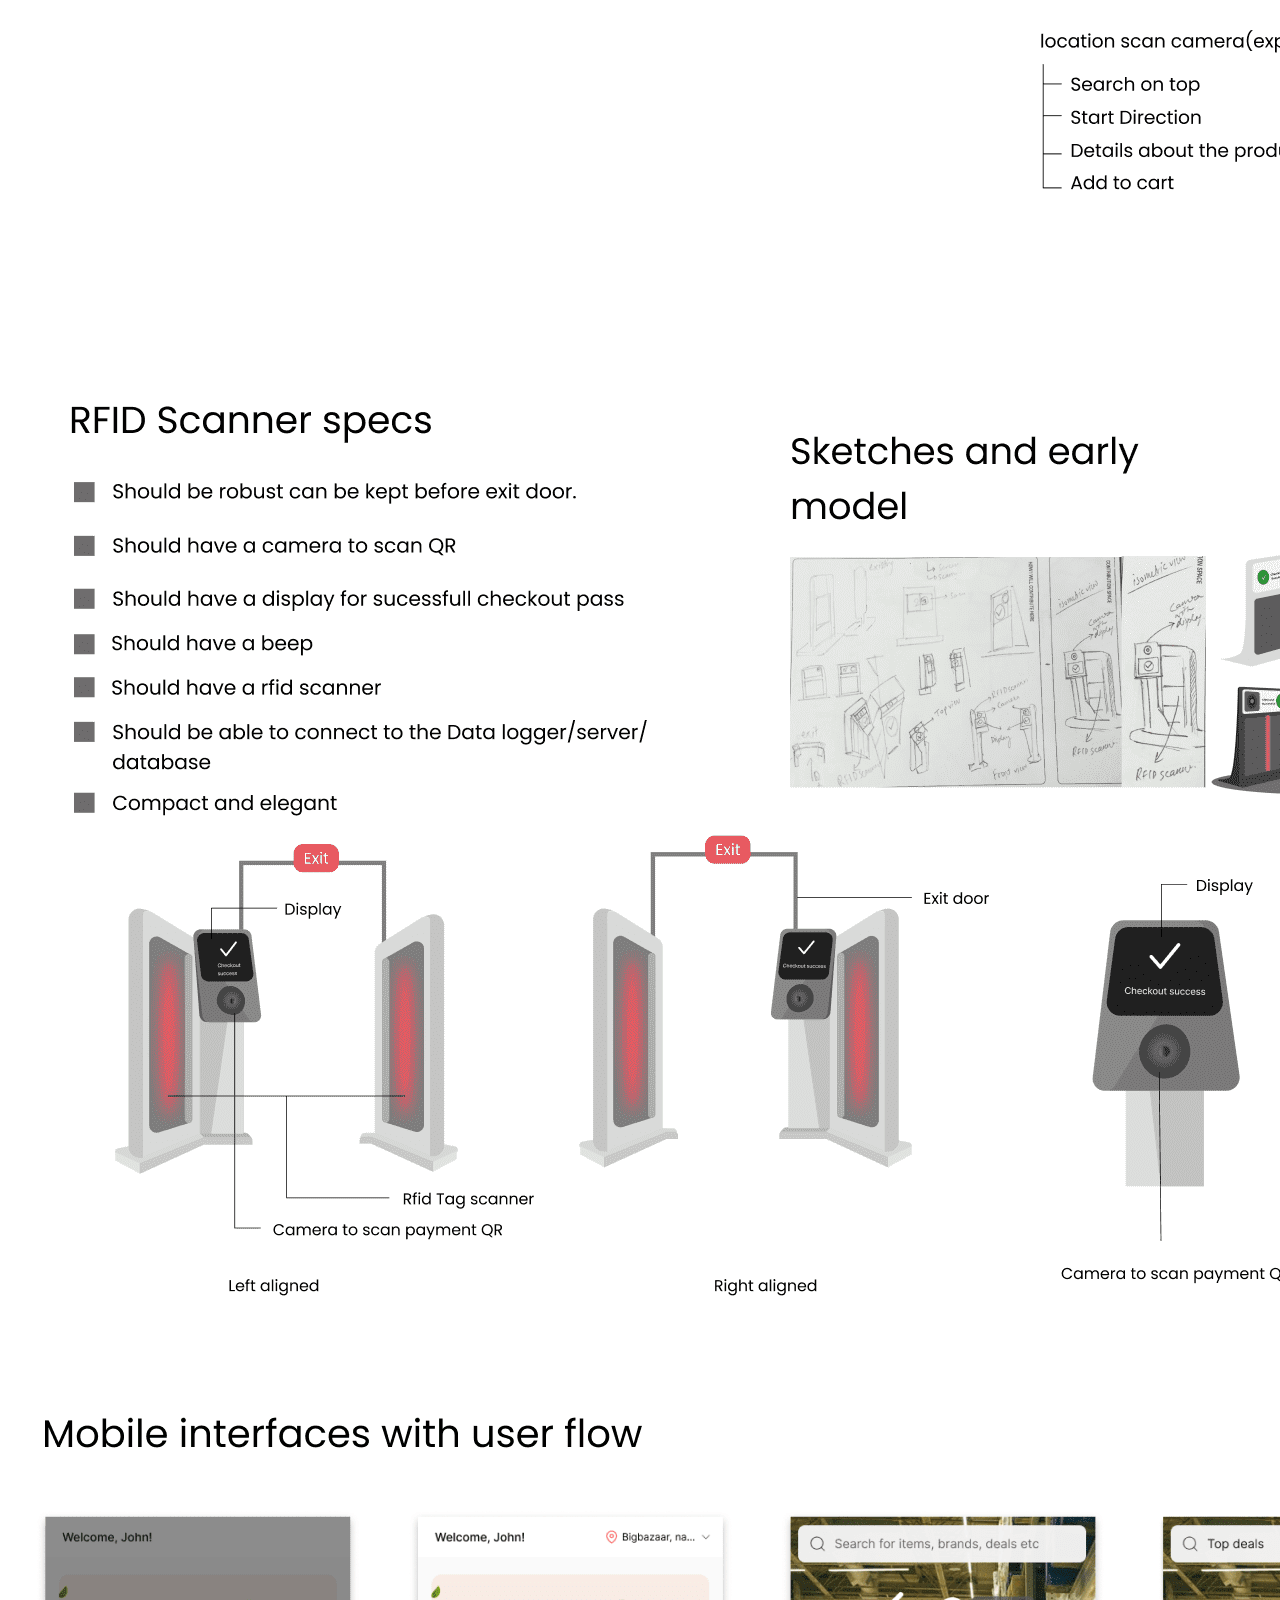
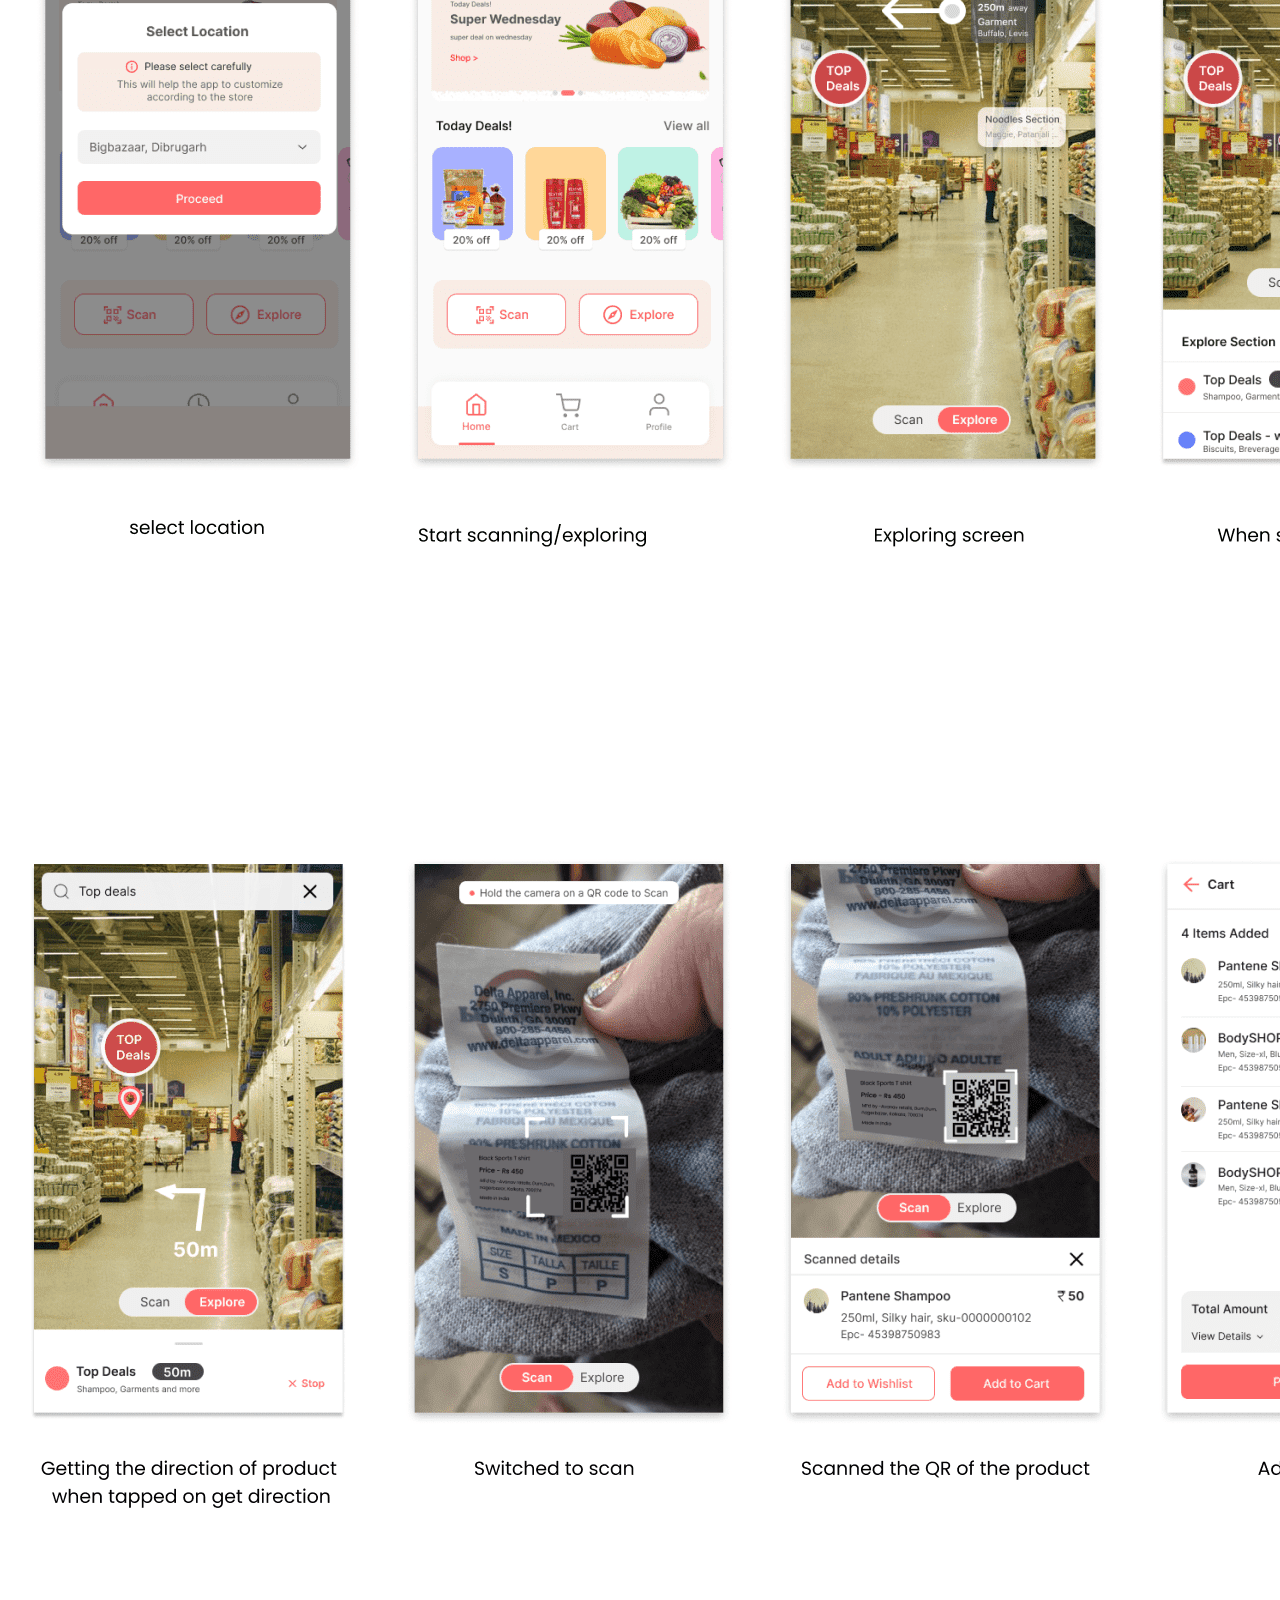
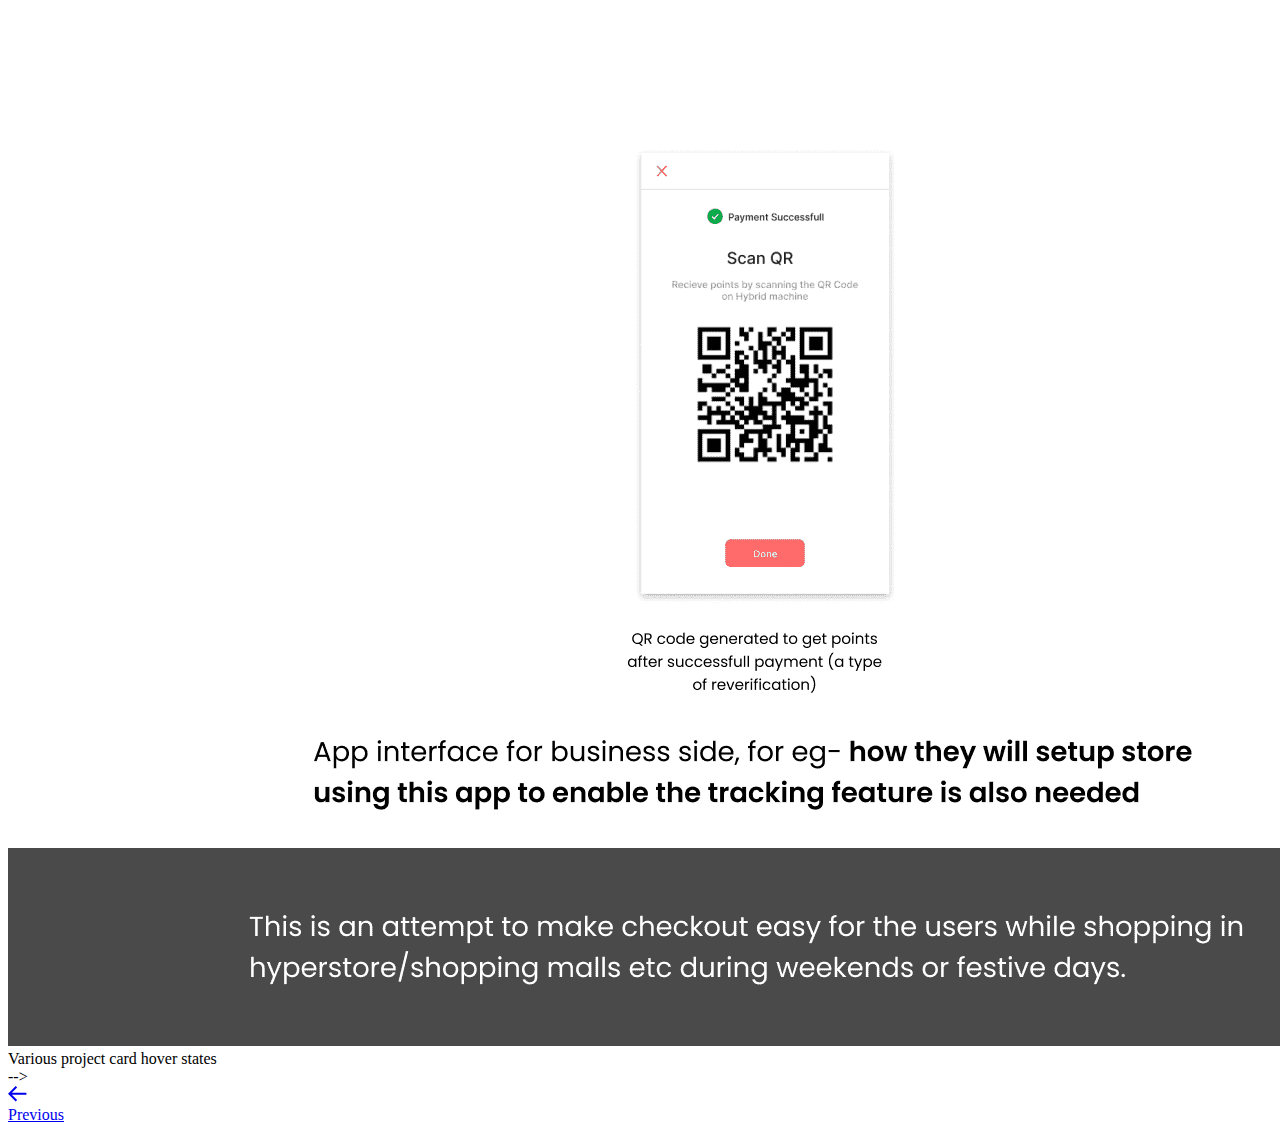
<file: rfid.html>
<!DOCTYPE html><!-- Last Published: Sat Jul 02 2022 18:22:27 GMT+0000 (Coordinated Universal Time) -->
<html data-wf-domain="https://aryarb.github.io/aryafolio/details.html" data-wf-page="61ca355c0a411d5e679b9113"
    data-wf-site="5e1eb469f33b5364f2b61e90" lang="en">

<head>
    <meta charset="utf-8" />
    <title>Aryaraj Barua- Product Designer</title>
    <meta content="Ui Experiments"
        name="description" />
    <meta content="Aryaraj Barua- Ui Experiments" property="og:title" />
    <meta content="Aryaraj Barua- Ui Experiments"
        property="og:description" />
    <meta content="Aryaraj Barua- Ui Experiments" property="twitter:title" />
    <meta content="Aryaraj Barua- Ui Experiments"
        property="twitter:description" />
    <meta property="og:type" content="website" />
    <meta content="summary_large_image" name="twitter:card" />
    <meta content="width=device-width, initial-scale=1" name="viewport" />
    <meta content="google-site-verification=y7b_yPQRe3RVC0_O2MawlgZ3TDQrx_kzQa87gy8U-xc"
        name="google-site-verification" />
    <link href="https://uploads-ssl.webflow.com/5e1eb469f33b5364f2b61e90/css/alex-alspaugh.webflow.9823012b0.min.css"
        rel="stylesheet" type="text/css" />
    <!--[if lt IE 9]><script src="https://cdnjs.cloudflare.com/ajax/libs/html5shiv/3.7.3/html5shiv.min.js" type="text/javascript"></script><![endif]-->
    <script
        type="text/javascript">!function (o, c) { var n = c.documentElement, t = " w-mod-"; n.className += t + "js", ("ontouchstart" in o || o.DocumentTouch && c instanceof DocumentTouch) && (n.className += t + "touch") }(window, document);</script>
    <link href="https://uploads-ssl.webflow.com/5e1eb469f33b5364f2b61e90/61cc0775014f4336adf17a48_ICO.png"
        rel="shortcut icon" type="image/x-icon" />
    <link href="https://uploads-ssl.webflow.com/5e1eb469f33b5364f2b61e90/61cc0779530b9614d2a38971_WebClip.png"
        rel="apple-touch-icon" />
    

        <!-- Global site tag (gtag.js) - Google Analytics -->
	<script async src="https://www.googletagmanager.com/gtag/js?id=G-GT63Q3RSTN"></script>
	<script>
		window.dataLayer = window.dataLayer || [];
		function gtag() { dataLayer.push(arguments); }
		gtag('js', new Date());

		gtag('config', 'G-GT63Q3RSTN');
	</script>

</head>

<body class="body project">
    <div data-w-id="ee882b0b-cf42-50aa-f809-eedc76968637" class="project-header"><a href="index.html"
            class="project-back-button w-inline-block">
            <div class="svg-wrapper _20px">
                <div class="back-icon w-embed"><svg width="16" height="14" viewBox="0 0 16 14" fill="none"
                        xmlns="http://www.w3.org/2000/svg">
                        <path
                            d="M15.4998 6.1668H3.34479L7.75562 1.75597L6.57729 0.577637L0.154785 7.00014L6.57729 13.4226L7.75562 12.2443L3.34479 7.83347H15.4998V6.1668Z"
                            fill="currentColor" />
                    </svg></div>
            </div>
            <div class="back-text">Work</div>
        </a>
        <div data-w-id="dce229fc-ab5a-09e0-f146-cb05f5938688" class="project-header-title">Easing the process of Shopping</div>
    </div>
    <div class="project-content-container"><a href="#" id="w-node-_03a9b775-1095-4d78-2300-c967ea1a955b-679b9113"
            class="lightbox-link w-inline-block w-lightbox"><img
                src="./Images/rfidpng1.png"
                loading="lazy" sizes="(max-width: 767px) 93vw, 598px"
                alt="Image of the Block project gallery on a brown background." class="lightbox-image" />
            <script type="application/json" class="w-json">{
  "items": [
    {
      "_id": "example_img",
      "origFileName": "ProjectGallery.jpg",
      "fileName": "ProjectGallery.jpg",
      "fileSize": 71489,
      "height": 832,
      "url": "https://uploads-ssl.webflow.com/5e1eb469f33b5364f2b61e90/61c6807a868d4a72e098de29_ProjectGallery.jpg",
      "width": 1344,
      "type": "image"
    }
  ],
  "group": ""
}</script></a>

        <div class="w-layout-grid project-section">
            <div id="w-node-c4643d3c-b5d2-b793-f498-2cac715d1184-679b9113" class="section-header">Project Details</div>
            <div id="w-node-_7ca0ccfd-aa10-df21-1638-55d6cba9ef7e-679b9113" class="w-layout-grid project-info-grid">
                <!-- <div id="w-node-_2cefbe75-ef56-5adc-c73d-d70ff544581a-679b9113" class="project-info-card">
                    <div id="w-node-_280b6c8f-1392-d97c-1b5b-88ac9bfb9d6e-679b9113" class="info-card-label">Team</div>
                    <div id="w-node-addbdeda-4f60-9020-a4c4-c488cd30277f-679b9113" class="info-card-data">2x Engineers,
                        1x Product Manager</div>
                </div> -->
                <!-- <div class="project-info-card">
                    <div id="w-node-b9cce54e-e7f9-33d5-821e-b9aec1180791-679b9113" class="info-card-label">Role</div>
                    <div id="w-node-b9cce54e-e7f9-33d5-821e-b9aec1180793-679b9113" class="info-card-data">Product
                        Designer</div>
                </div> -->
                <!-- <div class="project-info-card">
                    <div id="w-node-_3badfe38-97d0-e0ae-3806-8dea653f0c34-679b9113" class="info-card-label">Client</div>
                    <div id="w-node-_3badfe38-97d0-e0ae-3806-8dea653f0c36-679b9113" class="info-card-data">Block
                        Renovation — In House</div>
                </div> -->
                <div class="project-info-card">
                    <div id="w-node-_609e2054-105c-9dc0-d8ca-a06913a89268-679b9113" class="info-card-label">Date
                    </div>
                    <div id="w-node-_609e2054-105c-9dc0-d8ca-a06913a8926a-679b9113" class="info-card-data">
                        July 2022</div>
                </div>
            </div>
        </div>
        <div class="w-layout-grid project-section">
            <div id="w-node-_4748db39-1ddf-fec2-406a-e1e1da97d0b6-679b9113" class="section-header">Overview</div>
            <p class="project-body-text">Design an Easy checkout process and shopping experience (malls and supermarkets) for public based in India..</p>
        </div>
        <div class="w-layout-grid project-section">
            <div id="w-node-_8ed11582-7237-828d-262c-085f0fc389c5-679b9113" class="section-header">Select Visuals</div>

 <div class="w-layout-grid image-grid">

    <!-- Cards -->

                <div class="image-wrap"><a href="./Images/SA1.png" class="lightbox-link no-border w-inline-block w-lightbox"><img
                            src="./Images/SA1.png"
                            loading="lazy" sizes="(max-width: 767px) 93vw, 600px"
                            
                            alt="" class="lightbox-image" />
                        <script type="application/json" class="w-json">{
  "items": [
    {
      "_id": "example_img",
      "origFileName": "./Images/SA1.png",
      "fileName": "./Images/SA1.png",
      "fileSize": 223896,
      "height": 982,
      "url": "./Images/SA1.png",
      "width": 1512,
      "type": "image"
    }
  ],
  "group": "Renovation Gallery"
}</script></a>

<div class="image-wrap"><a href="./Images/SA2.png" class="lightbox-link no-border w-inline-block w-lightbox"><img
    src="./Images/SA2.png"
    loading="lazy" sizes="(max-width: 767px) 93vw, 600px"
    
    alt="" class="lightbox-image" />
<script type="application/json" class="w-json">{
"items": [
{
"_id": "example_img",
"origFileName": "Project Gallery 1.png",
"fileName": "Project Gallery 1.png",
"fileSize": 223896,
"height": 982,
"url": "./Images/SA2.png",
"width": 1512,
"type": "image"
}
],
"group": "Renovation Gallery"
}</script></a>



<div class="image-wrap"><a href="./Images/SA3.png" class="lightbox-link no-border w-inline-block w-lightbox"><img
    src="./Images/SA3.png"
    loading="lazy" sizes="(max-width: 767px) 93vw, 600px"
    
    alt="" class="lightbox-image" />
<script type="application/json" class="w-json">{
"items": [
{
"_id": "example_img",
"origFileName": "Project Gallery 1.png",
"fileName": "Project Gallery 1.png",
"fileSize": 223896,
"height": 982,
"url": "./Images/SA3.png",
"width": 1512,
"type": "image"
}
],
"group": "Renovation Gallery"
}</script></a>



<div class="image-wrap"><a href="./Images/SA4.png" class="lightbox-link no-border w-inline-block w-lightbox"><img
    src="./Images/SA4.png"
    loading="lazy" sizes="(max-width: 767px) 93vw, 600px"
    
    alt="" class="lightbox-image" />
<script type="application/json" class="w-json">{
"items": [
{
"_id": "example_img",
"origFileName": "Project Gallery 1.png",
"fileName": "Project Gallery 1.png",
"fileSize": 223896,
"height": 982,
"url": "./Images/SA4.png",
"width": 1512,
"type": "image"
}
],
"group": "Renovation Gallery"
}</script></a>

<div class="image-wrap"><a href="./Images/SA5.png" class="lightbox-link no-border w-inline-block w-lightbox"><img
src="./Images/SA5.png"
loading="lazy" sizes="(max-width: 767px) 93vw, 600px"

alt="" class="lightbox-image" />
<script type="application/json" class="w-json">{
"items": [
{
"_id": "example_img",
"origFileName": "Project Gallery 1.png",
"fileName": "Project Gallery 1.png",
"fileSize": 223896,
"height": 982,
"url": "./Images/SA5.png",
"width": 1512,
"type": "image"
}
],
"group": "Renovation Gallery"
}</script></a>



<div class="image-wrap"><a href="./Images/SA6.png" class="lightbox-link no-border w-inline-block w-lightbox"><img
src="./Images/SA6.png"
loading="lazy" sizes="(max-width: 767px) 93vw, 600px"

alt="" class="lightbox-image" />
<script type="application/json" class="w-json">{
"items": [
{
"_id": "example_img",
"origFileName": "Project Gallery 1.png",
"fileName": "Project Gallery 1.png",
"fileSize": 223896,
"height": 982,
"url": "./Images/SA6.png",
"width": 1512,
"type": "image"
}
],
"group": "Renovation Gallery"
}</script></a>




           <div class="image-wrap"><a href="./Images/SA7.png" class="lightbox-link no-border w-inline-block w-lightbox"><img
                            src="./Images/SA7.png"
                            loading="lazy" sizes="(max-width: 767px) 93vw, 600px"
                            
                            alt="" class="lightbox-image" />
                        <script type="application/json" class="w-json">{
  "items": [
    {
      "_id": "example_img",
      "origFileName": "Project Gallery 1.png",
      "fileName": "Project Gallery 1.png",
      "fileSize": 223896,
      "height": 982,
      "url": "./Images/SA7.png",
      "width": 1512,
      "type": "image"
    }
  ],
  "group": "Renovation Gallery"
}</script></a>

<div class="image-wrap"><a href="./Images/SA8.png" class="lightbox-link no-border w-inline-block w-lightbox"><img
    src="./Images/SA8.png"
    loading="lazy" sizes="(max-width: 767px) 93vw, 600px"
    
    alt="" class="lightbox-image" />
<script type="application/json" class="w-json">{
"items": [
{
"_id": "example_img",
"origFileName": "Project Gallery 1.png",
"fileName": "Project Gallery 1.png",
"fileSize": 223896,
"height": 982,
"url": "./Images/SA8.png",
"width": 1512,
"type": "image"
}
],
"group": "Renovation Gallery"
}</script></a>



<div class="image-wrap"><a href="./Images/SA9.png" class="lightbox-link no-border w-inline-block w-lightbox"><img
    src="./Images/SA9.png"
    loading="lazy" sizes="(max-width: 767px) 93vw, 600px"
    
    alt="" class="lightbox-image" />
<script type="application/json" class="w-json">{
"items": [
{
"_id": "example_img",
"origFileName": "Project Gallery 1.png",
"fileName": "Project Gallery 1.png",
"fileSize": 223896,
"height": 982,
"url": "./Images/SA9.png",
"width": 1512,
"type": "image"
}
],
"group": "Renovation Gallery"
}</script></a>



<div class="image-wrap"><a href="./Images/SA10.png" class="lightbox-link no-border w-inline-block w-lightbox"><img
    src="./Images/SA10.png"
    loading="lazy" sizes="(max-width: 767px) 93vw, 600px"
    
    alt="" class="lightbox-image" />
<script type="application/json" class="w-json">{
"items": [
{
"_id": "example_img",
"origFileName": "Project Gallery 1.png",
"fileName": "Project Gallery 1.png",
"fileSize": 223896,
"height": 982,
"url": "./Images/SA10.png",
"width": 1512,
"type": "image"
}
],
"group": "Renovation Gallery"
}</script></a>

<div class="image-wrap"><a href="./Images/SA11.png" class="lightbox-link no-border w-inline-block w-lightbox"><img
src="./Images/SA11.png"
loading="lazy" sizes="(max-width: 767px) 93vw, 600px"

alt="" class="lightbox-image" />
<script type="application/json" class="w-json">{
"items": [
{
"_id": "example_img",
"origFileName": "Project Gallery 1.png",
"fileName": "Project Gallery 1.png",
"fileSize": 223896,
"height": 982,
"url": "./Images/SA11.png",
"width": 1512,
"type": "image"
}
],
"group": "Renovation Gallery"
}</script></a>



<div class="image-wrap"><a href="./Images/SA12.png" class="lightbox-link no-border w-inline-block w-lightbox"><img
src="./Images/SA12.png"
loading="lazy" sizes="(max-width: 767px) 93vw, 600px"

alt="" class="lightbox-image" />
<script type="application/json" class="w-json">{
"items": [
{
"_id": "example_img",
"origFileName": "Project Gallery 1.png",
"fileName": "Project Gallery 1.png",
"fileSize": 223896,
"height": 982,
"url": "./Images/SA12.png",
"width": 1512,
"type": "image"
}
],
"group": "Renovation Gallery"
}</script></a>




<div class="image-wrap"><a href="./Images/SA13.png" class="lightbox-link no-border w-inline-block w-lightbox"><img
    src="./Images/SA13.png"
    loading="lazy" sizes="(max-width: 767px) 93vw, 600px"
    
    alt="" class="lightbox-image" />
<script type="application/json" class="w-json">{
"items": [
{
"_id": "example_img",
"origFileName": "Project Gallery 1.png",
"fileName": "Project Gallery 1.png",
"fileSize": 223896,
"height": 982,
"url": "./Images/SA13.png",
"width": 1512,
"type": "image"
}
],
"group": "Renovation Gallery"
}</script></a>

<div class="image-wrap"><a href="./Images/SA14.png" class="lightbox-link no-border w-inline-block w-lightbox"><img
src="./Images/SA14.png"
loading="lazy" sizes="(max-width: 767px) 93vw, 600px"

alt="" class="lightbox-image" />
<script type="application/json" class="w-json">{
"items": [
{
"_id": "example_img",
"origFileName": "Project Gallery 1.png",
"fileName": "Project Gallery 1.png",
"fileSize": 223896,
"height": 982,
"url": "./Images/SA14.png",
"width": 1512,
"type": "image"
}
],
"group": "Renovation Gallery"
}</script></a>



<div class="image-wrap"><a href="./Images/SA15.png" class="lightbox-link no-border w-inline-block w-lightbox"><img
src="./Images/SA15.png"
loading="lazy" sizes="(max-width: 767px) 93vw, 600px"

alt="" class="lightbox-image" />
<script type="application/json" class="w-json">{
"items": [
{
"_id": "example_img",
"origFileName": "Project Gallery 1.png",
"fileName": "Project Gallery 1.png",
"fileSize": 223896,
"height": 982,
"url": "./Images/SA15.png",
"width": 1512,
"type": "image"
}
],
"group": "Renovation Gallery"
}</script></a>
    
                   





<div class="image-caption">Various project card hover states</div>
                </div>
            </div>
        </div>
        <!-- <div class="case-study-wrap">
            <div class="html-embed-2 w-embed"><svg width="20" height="20" viewBox="0 0 20 20" fill="none"
                    xmlns="http://www.w3.org/2000/svg">
                    <path
                        d="M10 0C4.486 0 0 4.486 0 10C0 15.514 4.486 20 10 20C15.514 20 20 15.514 20 10C20 4.486 15.514 0 10 0ZM10 18C5.589 18 2 14.411 2 10C2 5.589 5.589 2 10 2C14.411 2 18 5.589 18 10C18 14.411 14.411 18 10 18Z"
                        fill="currentColor" />
                    <path d="M9 9H11V15H9V9ZM9 5H11V7H9V5Z" fill="currentColor" />
                </svg></div>
            <!-- <div id="w-node-ebef0b96-cfe8-8553-c01a-67f6a0fa1d2f-679b9113" class="text-block-3">Full case study
                available upon request</div> -->
        </div> -->
        <div class="w-layout-grid project-navigation"><a href="./agri.html"
                class="project-nav-button w-inline-block">
                <div class="project-nav-icon w-embed"><svg width="19" height="16" viewBox="0 0 19 16" fill="none"
                        xmlns="http://www.w3.org/2000/svg">
                        <path
                            d="M18.414 6.707H3.828L9.121 1.414L7.707 0L0 7.707L7.707 15.414L9.121 14L3.828 8.707H18.414V6.707Z"
                            fill="currentColor" />
                    </svg></div>
                <div class="project-nav-text left">Previous</div>
            </a>
            <!-- <a href="/work/block-material-library" class="project-nav-button w-inline-block">
                <div class="project-nav-text right">Next</div>
                <div class="project-nav-icon w-embed"><svg width="19" height="16" viewBox="0 0 19 16" fill="none"
                        xmlns="http://www.w3.org/2000/svg">
                        <path
                            d="M6.35288e-05 8.707L14.5861 8.707L9.29306 14L10.7071 15.414L18.4141 7.707L10.7071 2.79907e-07L9.29306 1.414L14.5861 6.707L6.37037e-05 6.707L6.35288e-05 8.707Z"
                            fill="currentColor" />
                    </svg></div>
            </a></div> -->
    </div>
    <script src="https://d3e54v103j8qbb.cloudfront.net/js/jquery-3.5.1.min.dc5e7f18c8.js?site=5e1eb469f33b5364f2b61e90"
        type="text/javascript" integrity="sha256-9/aliU8dGd2tb6OSsuzixeV4y/faTqgFtohetphbbj0="
        crossorigin="anonymous"></script>
    <script src="https://uploads-ssl.webflow.com/5e1eb469f33b5364f2b61e90/js/webflow.d36e6379c.js"
        type="text/javascript"></script>
    <!--[if lte IE 9]><script src="//cdnjs.cloudflare.com/ajax/libs/placeholders/3.0.2/placeholders.min.js"></script><![endif]-->
</body>

</html>
</file>
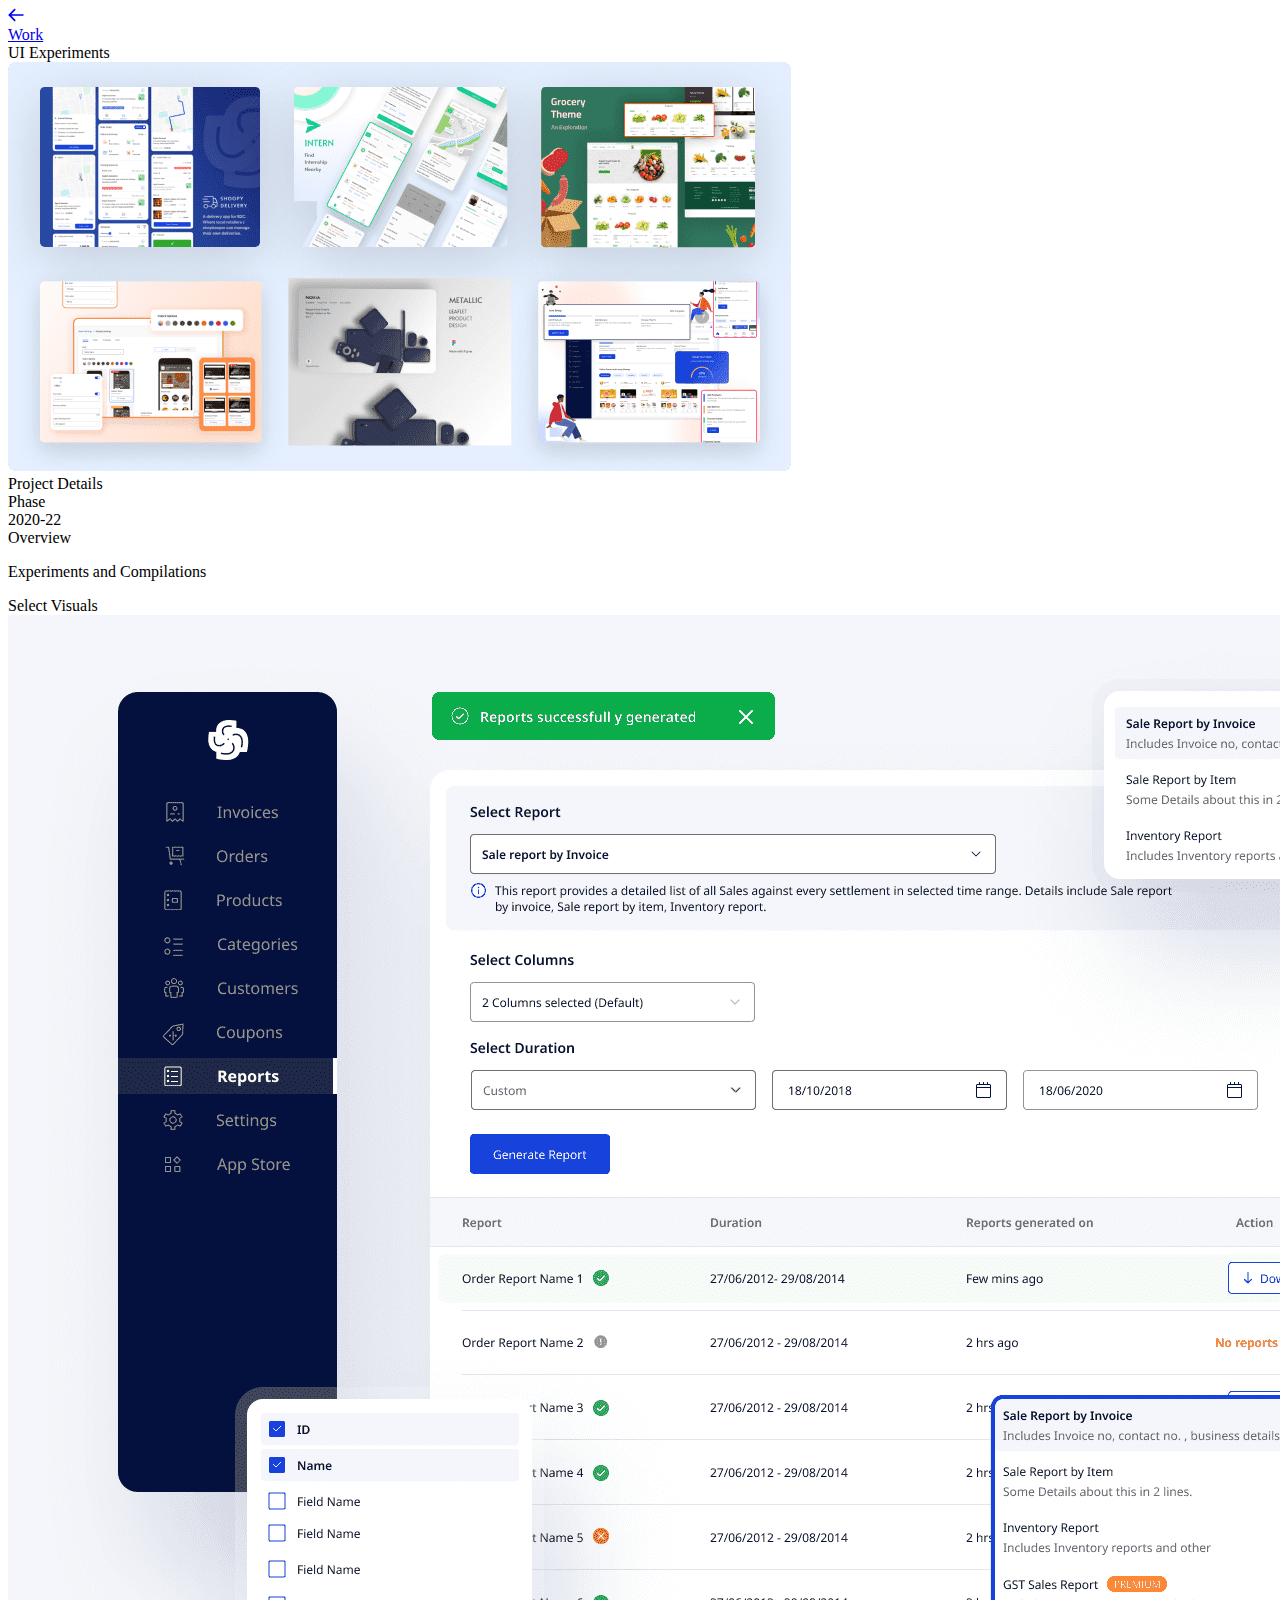
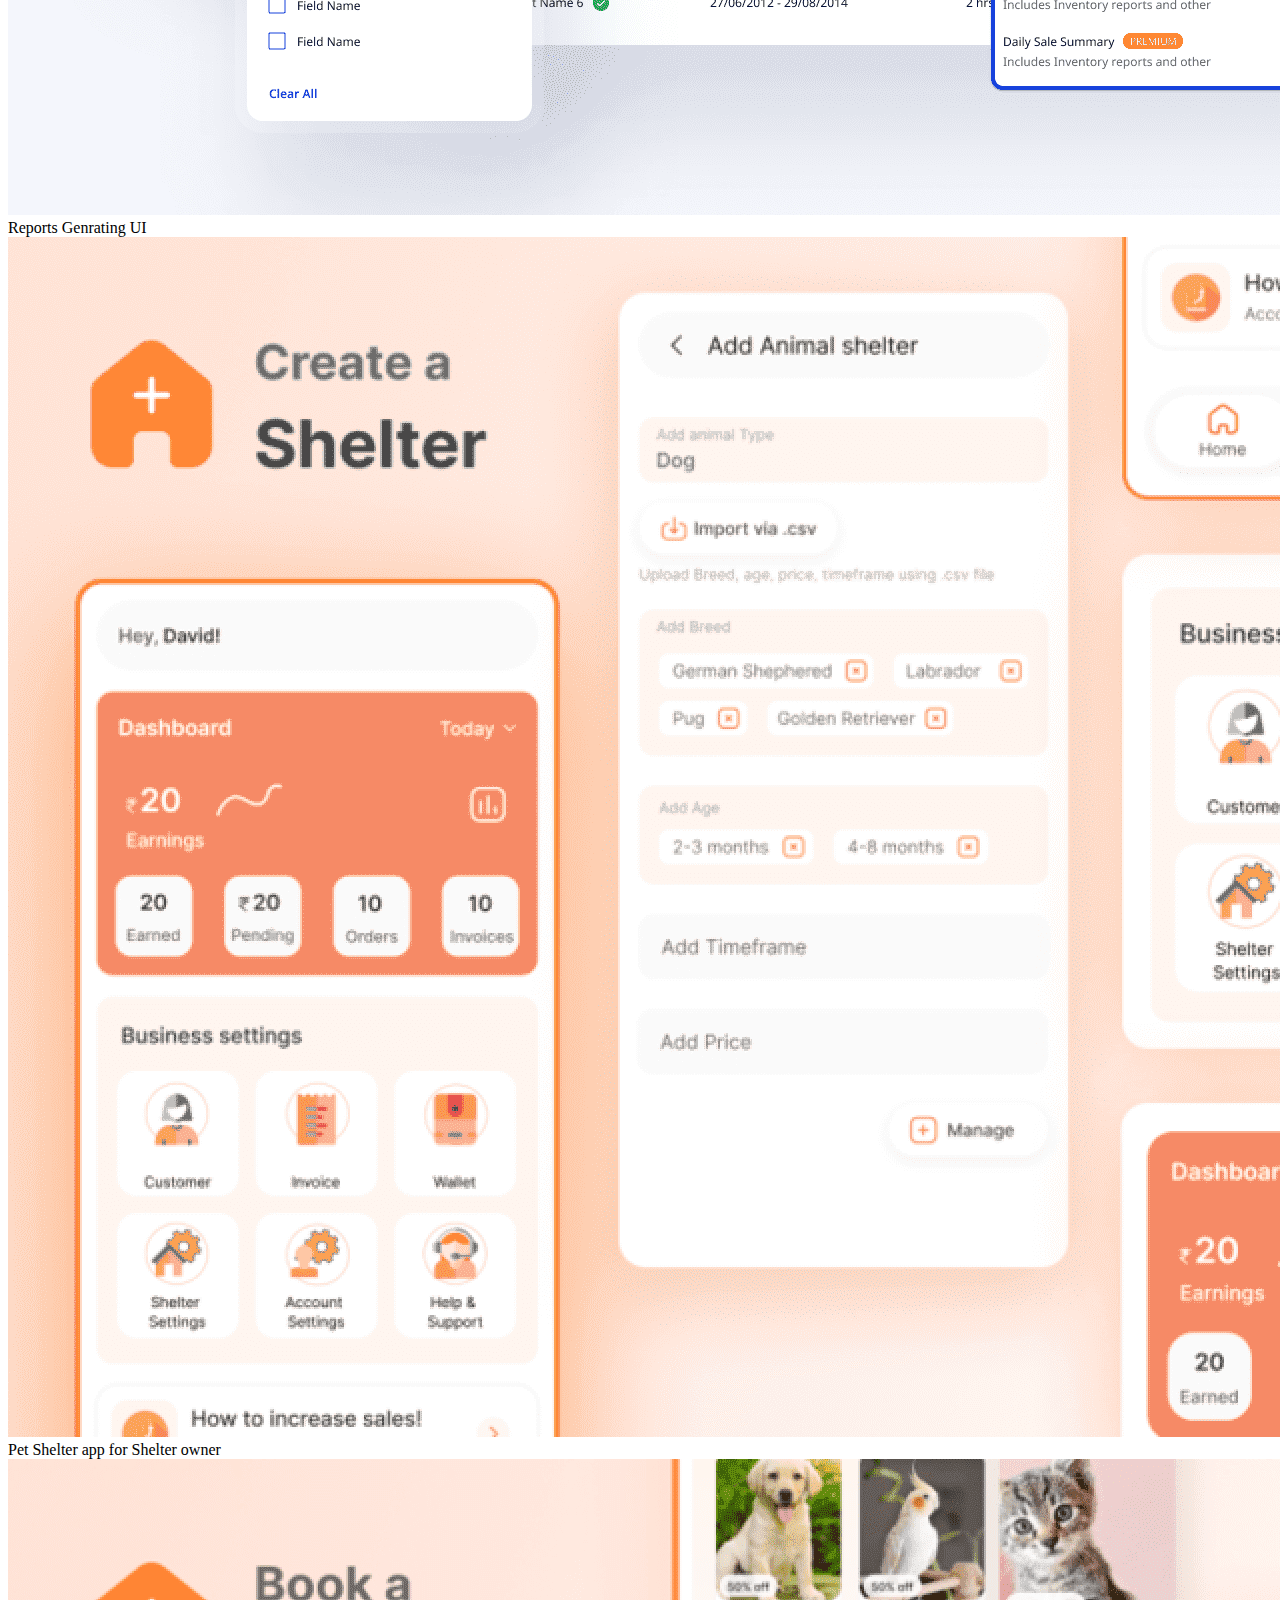
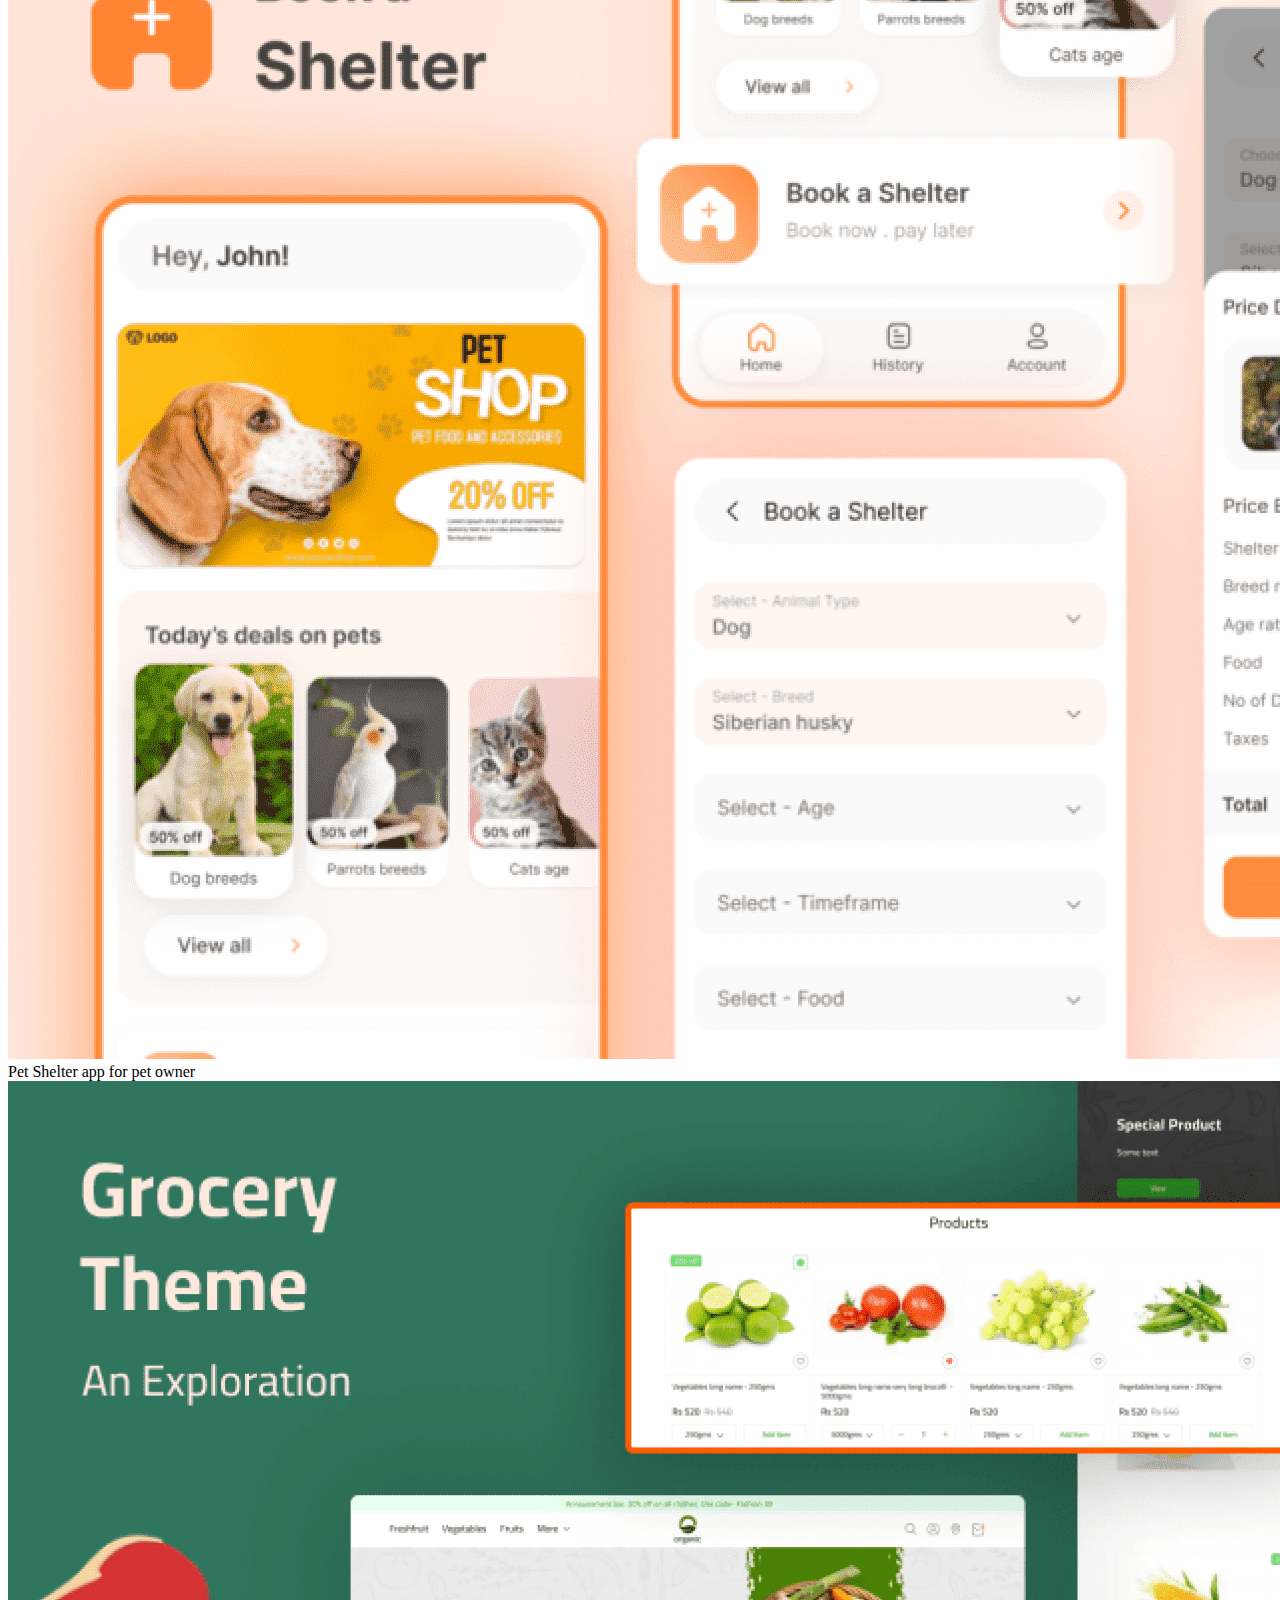
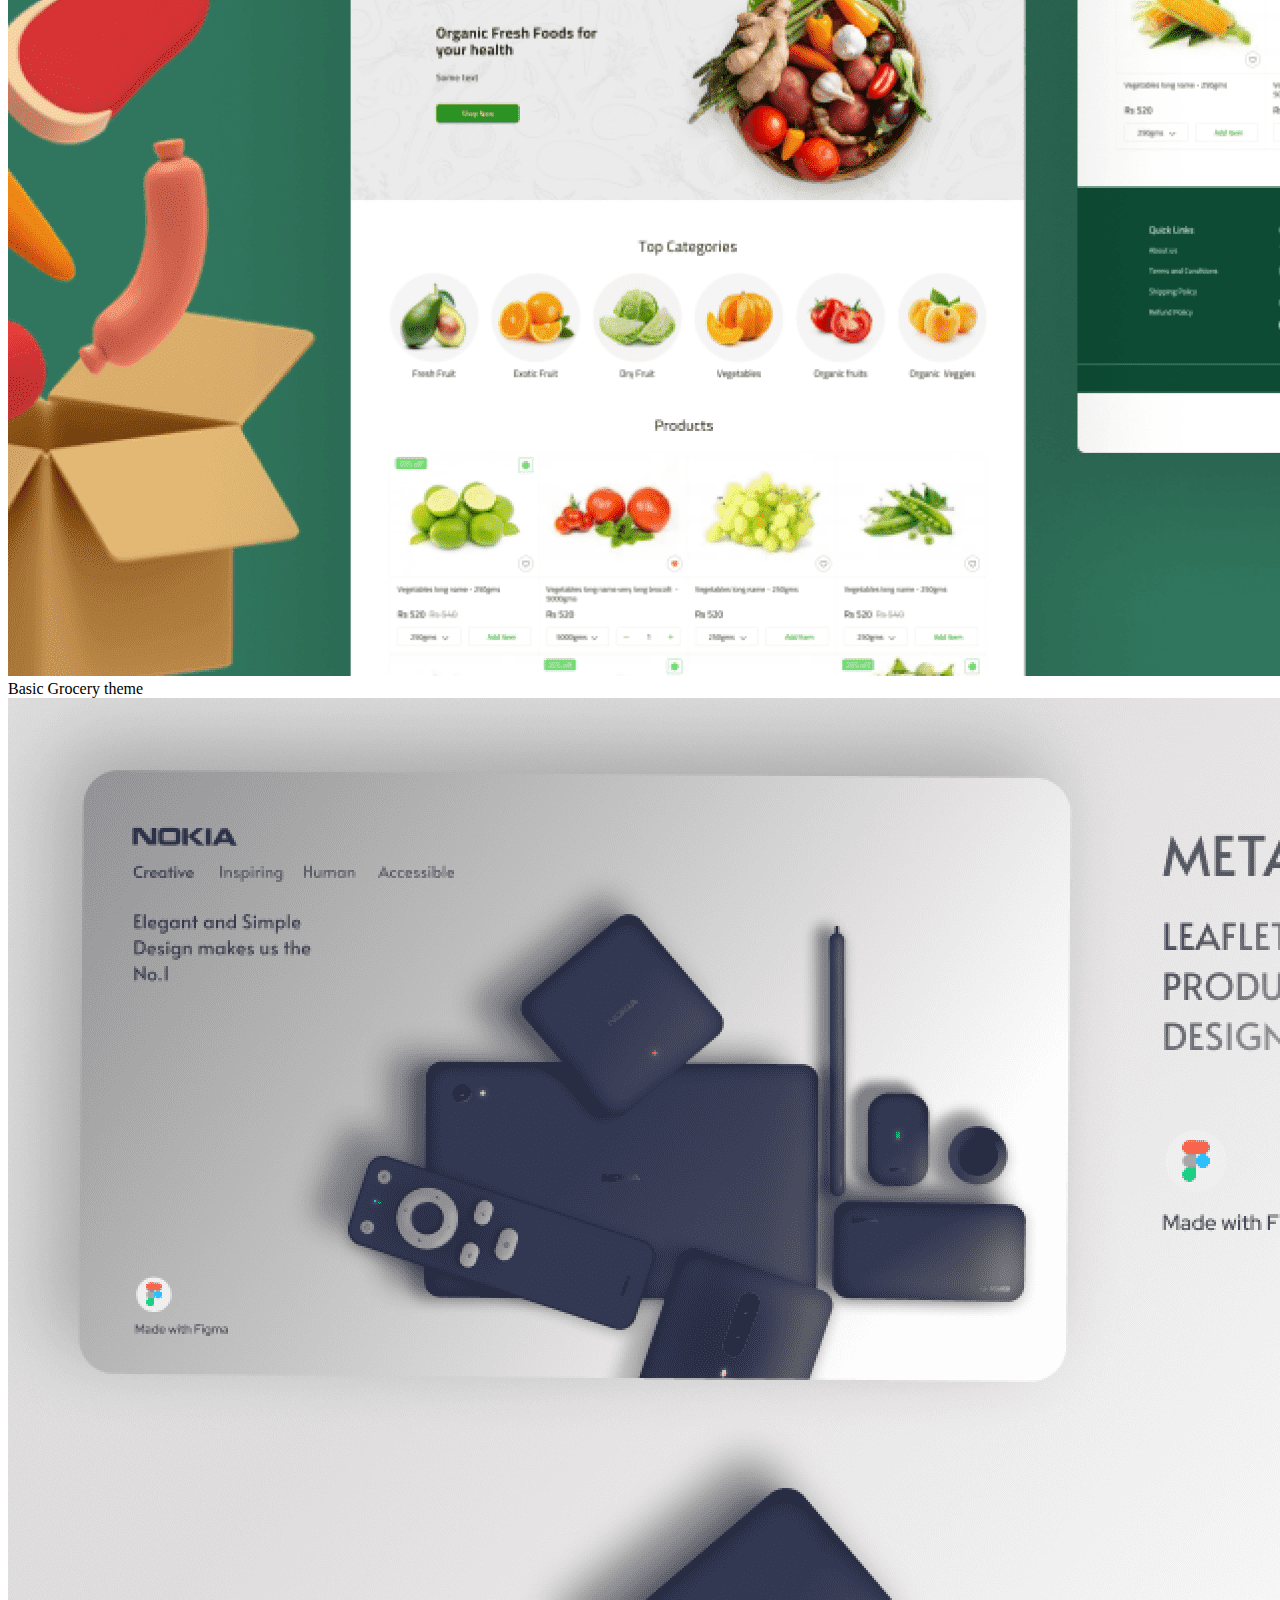
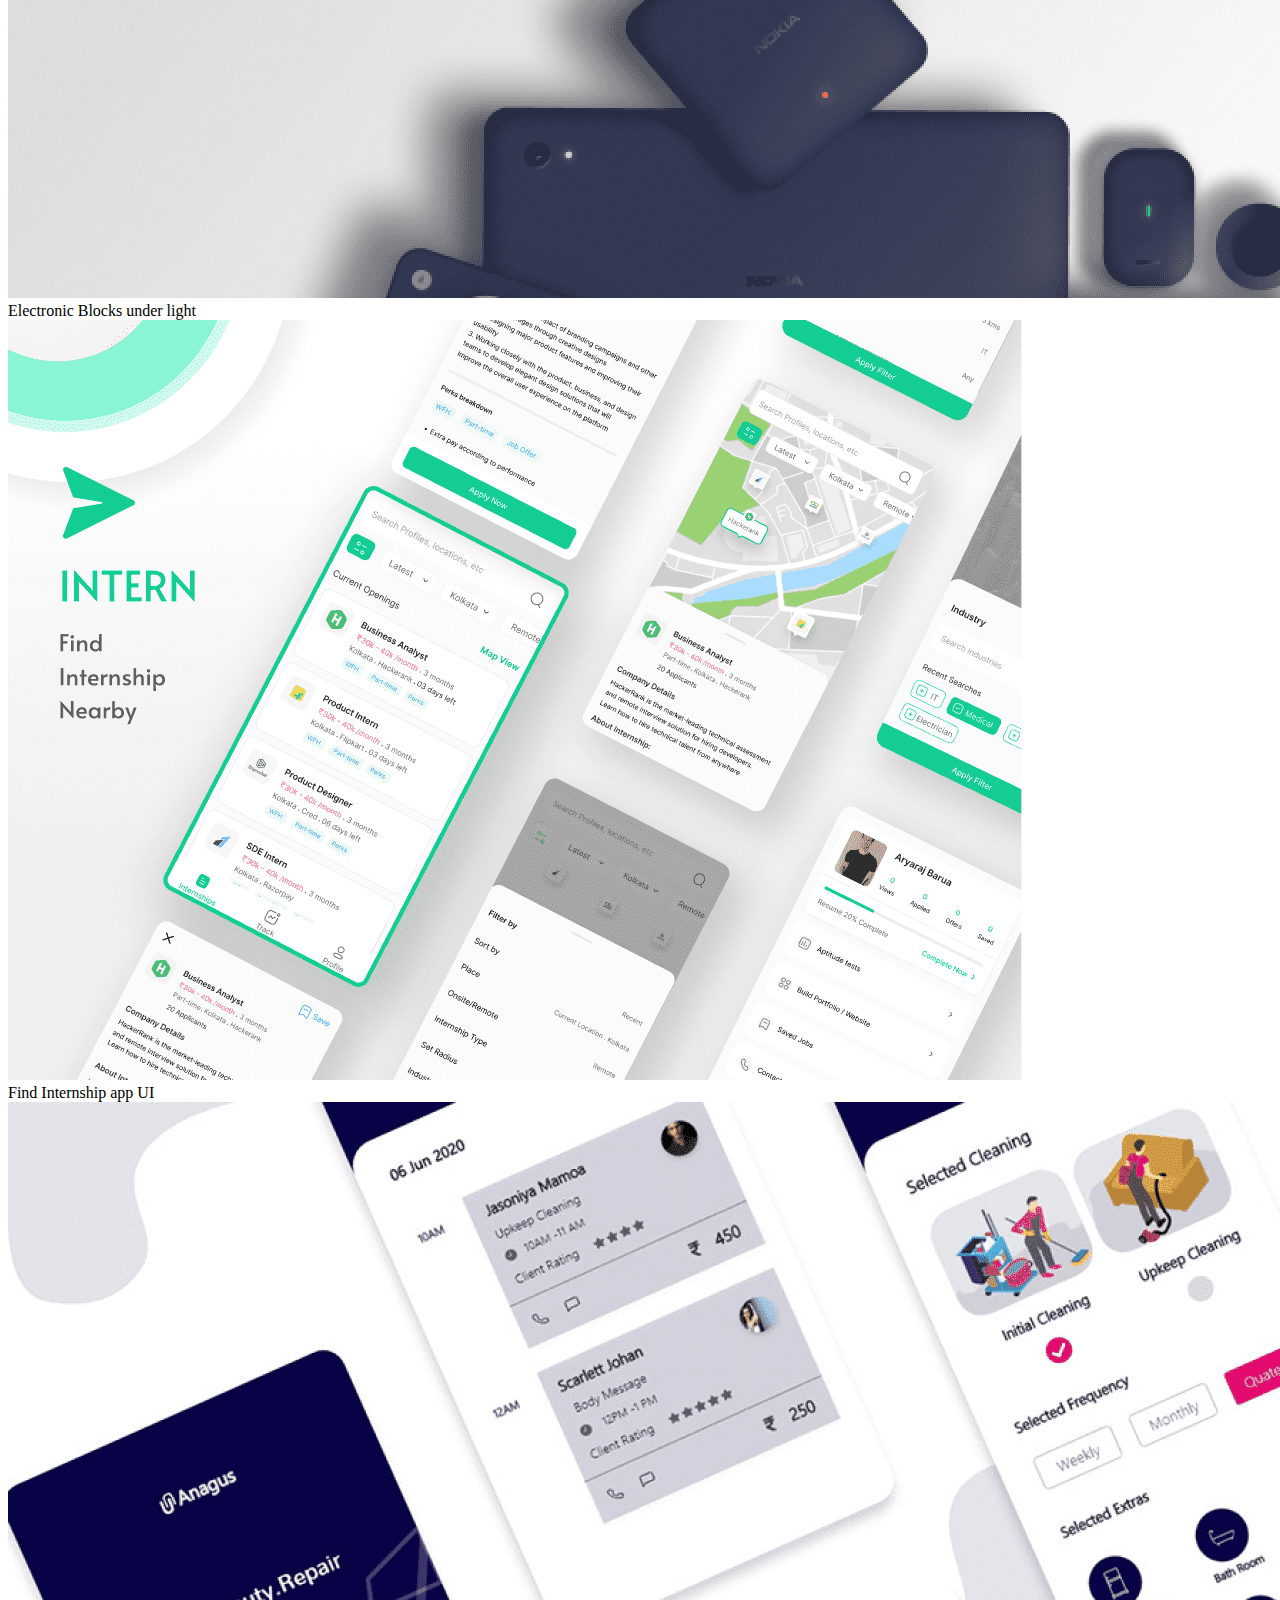
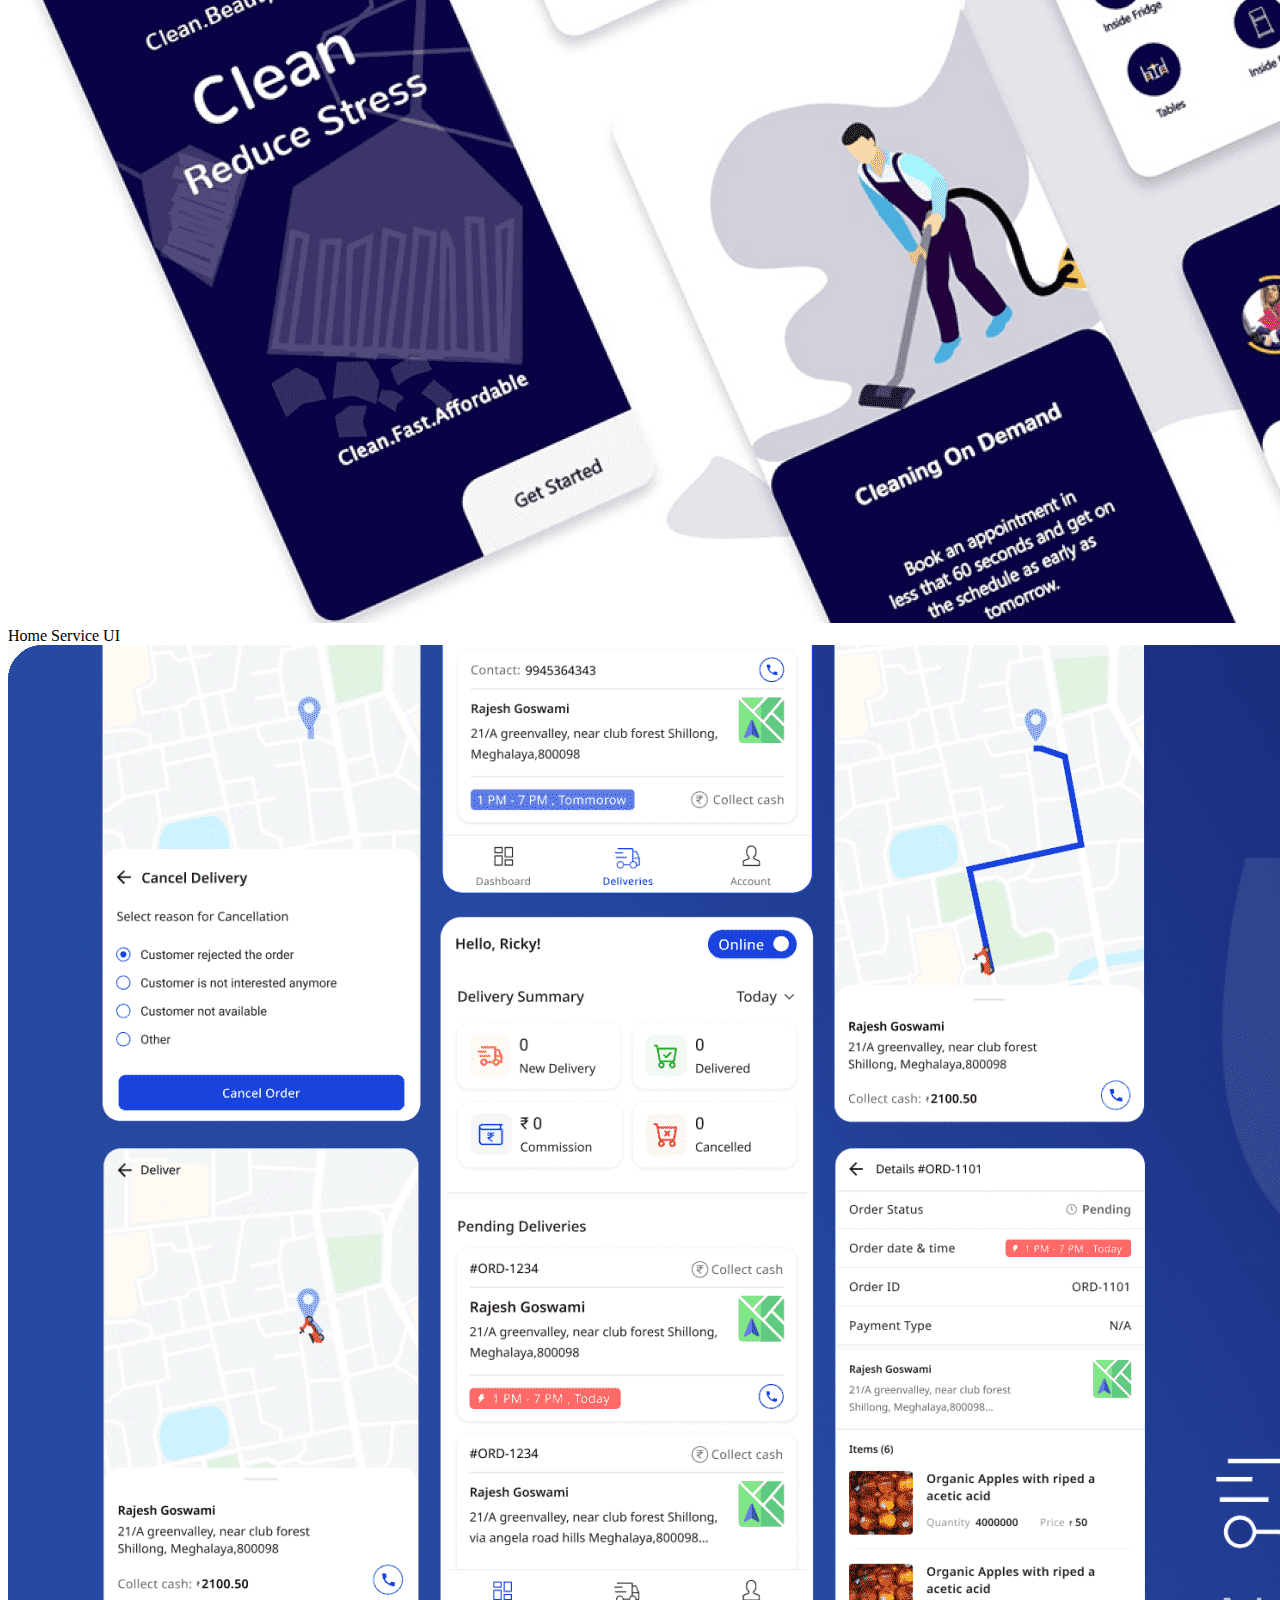
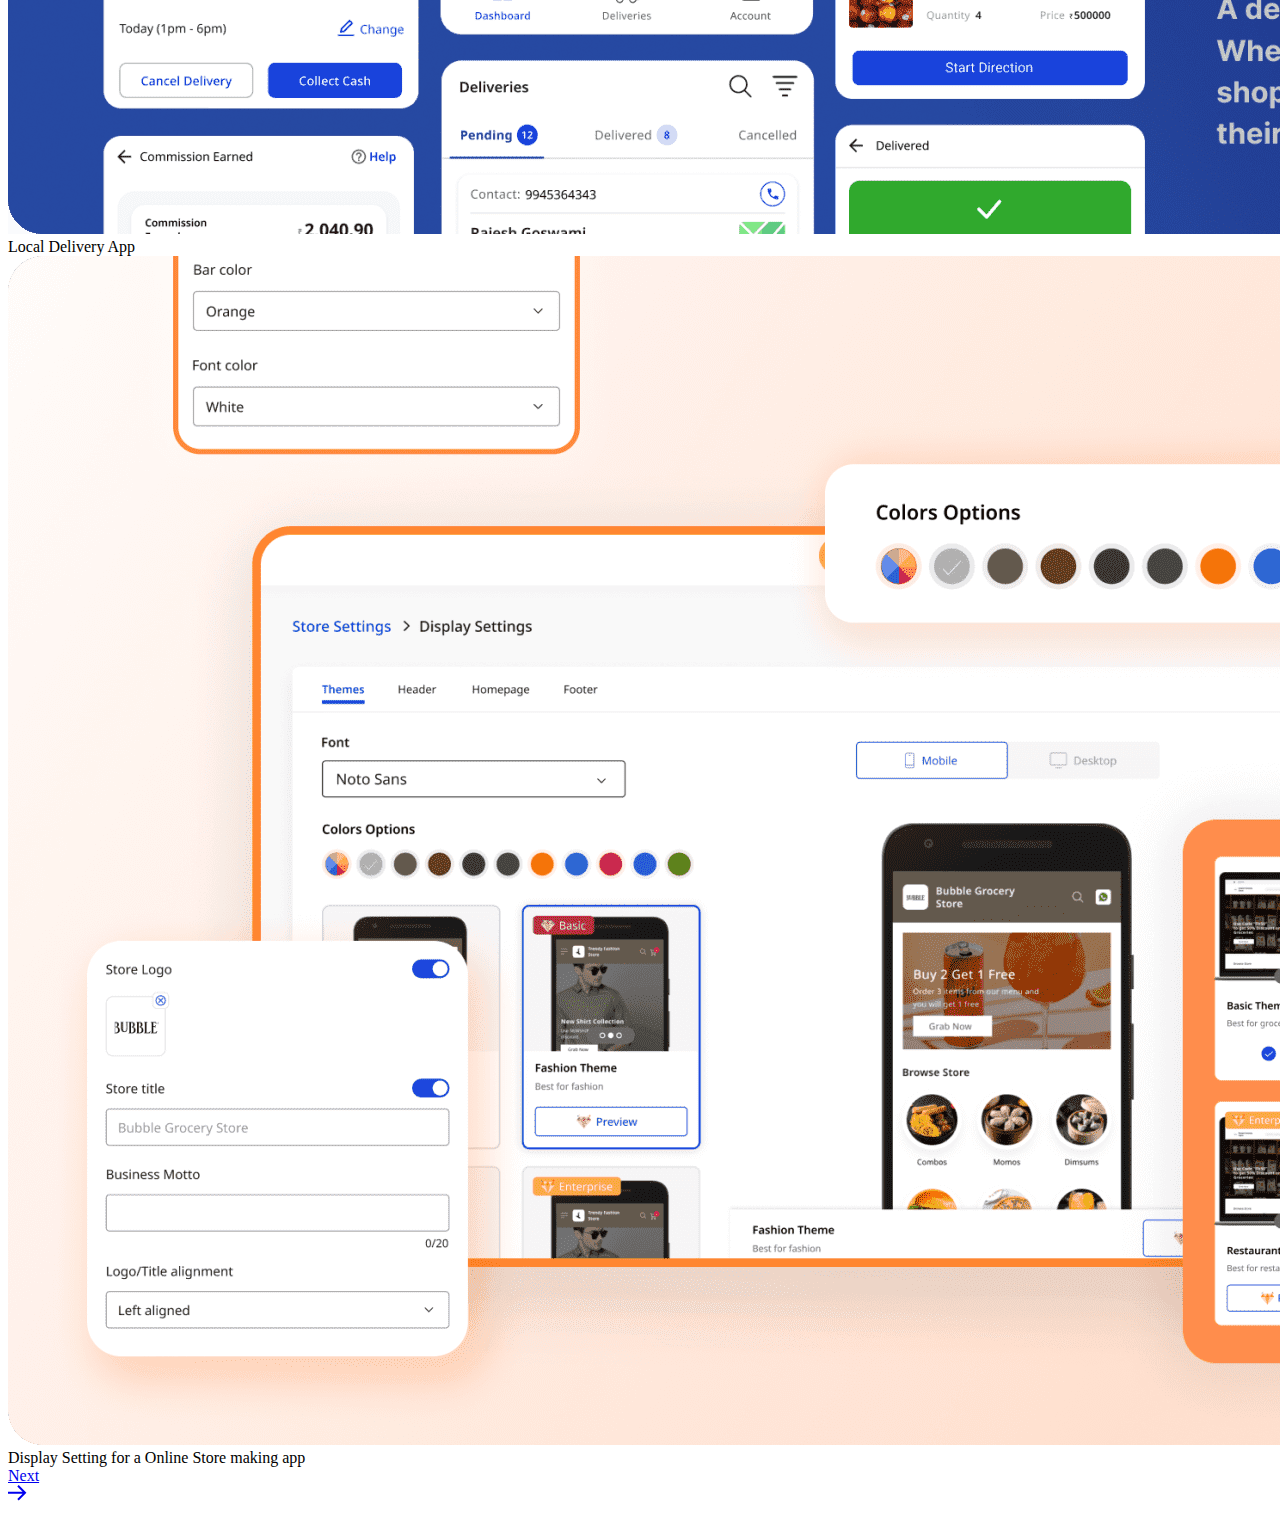
<file: uiexperiments.html>
<!DOCTYPE html><!-- Last Published: Sat Jul 02 2022 18:22:27 GMT+0000 (Coordinated Universal Time) -->
<html data-wf-domain="https://aryarb.github.io/aryafolio/details.html" data-wf-page="61ca355c0a411d5e679b9113"
    data-wf-site="5e1eb469f33b5364f2b61e90" lang="en">

<head>
    <meta charset="utf-8" />
    <title>Aryaraj Barua- Product Designer</title>
    <meta content="Ui Experiments"
        name="description" />
    <meta content="Aryaraj Barua- Ui Experiments" property="og:title" />
    <meta content="Aryaraj Barua- Ui Experiments"
        property="og:description" />
    <meta content="Aryaraj Barua- Ui Experiments" property="twitter:title" />
    <meta content="Aryaraj Barua- Ui Experiments"
        property="twitter:description" />
    <meta property="og:type" content="website" />
    <meta content="summary_large_image" name="twitter:card" />
    <meta content="width=device-width, initial-scale=1" name="viewport" />
    <meta content="google-site-verification=y7b_yPQRe3RVC0_O2MawlgZ3TDQrx_kzQa87gy8U-xc"
        name="google-site-verification" />
    <link href="https://uploads-ssl.webflow.com/5e1eb469f33b5364f2b61e90/css/alex-alspaugh.webflow.9823012b0.min.css"
        rel="stylesheet" type="text/css" />
    <!--[if lt IE 9]><script src="https://cdnjs.cloudflare.com/ajax/libs/html5shiv/3.7.3/html5shiv.min.js" type="text/javascript"></script><![endif]-->
    <script
        type="text/javascript">!function (o, c) { var n = c.documentElement, t = " w-mod-"; n.className += t + "js", ("ontouchstart" in o || o.DocumentTouch && c instanceof DocumentTouch) && (n.className += t + "touch") }(window, document);</script>
    <link href="https://uploads-ssl.webflow.com/5e1eb469f33b5364f2b61e90/61cc0775014f4336adf17a48_ICO.png"
        rel="shortcut icon" type="image/x-icon" />
    <link href="https://uploads-ssl.webflow.com/5e1eb469f33b5364f2b61e90/61cc0779530b9614d2a38971_WebClip.png"
        rel="apple-touch-icon" />
    

        <!-- Global site tag (gtag.js) - Google Analytics -->
	<script async src="https://www.googletagmanager.com/gtag/js?id=G-GT63Q3RSTN"></script>
	<script>
		window.dataLayer = window.dataLayer || [];
		function gtag() { dataLayer.push(arguments); }
		gtag('js', new Date());

		gtag('config', 'G-GT63Q3RSTN');
	</script>

</head>

<body class="body project">
    <div data-w-id="ee882b0b-cf42-50aa-f809-eedc76968637" class="project-header"><a href="index.html"
            class="project-back-button w-inline-block">
            <div class="svg-wrapper _20px">
                <div class="back-icon w-embed"><svg width="16" height="14" viewBox="0 0 16 14" fill="none"
                        xmlns="http://www.w3.org/2000/svg">
                        <path
                            d="M15.4998 6.1668H3.34479L7.75562 1.75597L6.57729 0.577637L0.154785 7.00014L6.57729 13.4226L7.75562 12.2443L3.34479 7.83347H15.4998V6.1668Z"
                            fill="currentColor" />
                    </svg></div>
            </div>
            <div class="back-text">Work</div>
        </a>
        <div data-w-id="dce229fc-ab5a-09e0-f146-cb05f5938688" class="project-header-title">UI Experiments</div>
    </div>
    <div class="project-content-container"><a href="#" id="w-node-_03a9b775-1095-4d78-2300-c967ea1a955b-679b9113"
            class="lightbox-link w-inline-block w-lightbox"><img
                src="./Images/Uiexperiment3.png"
                loading="lazy" sizes="(max-width: 767px) 93vw, 598px"
                alt="Image of the Block project gallery on a brown background." class="lightbox-image" />
            <script type="application/json" class="w-json">{
  "items": [
    {
      "_id": "example_img",
      "origFileName": "ProjectGallery.jpg",
      "fileName": "ProjectGallery.jpg",
      "fileSize": 71489,
      "height": 832,
      "url": "https://uploads-ssl.webflow.com/5e1eb469f33b5364f2b61e90/61c6807a868d4a72e098de29_ProjectGallery.jpg",
      "width": 1344,
      "type": "image"
    }
  ],
  "group": ""
}</script></a>

        <div class="w-layout-grid project-section">
            <div id="w-node-c4643d3c-b5d2-b793-f498-2cac715d1184-679b9113" class="section-header">Project Details</div>
            <div id="w-node-_7ca0ccfd-aa10-df21-1638-55d6cba9ef7e-679b9113" class="w-layout-grid project-info-grid">
                <!-- <div id="w-node-_2cefbe75-ef56-5adc-c73d-d70ff544581a-679b9113" class="project-info-card">
                    <div id="w-node-_280b6c8f-1392-d97c-1b5b-88ac9bfb9d6e-679b9113" class="info-card-label">Team</div>
                    <div id="w-node-addbdeda-4f60-9020-a4c4-c488cd30277f-679b9113" class="info-card-data">2x Engineers,
                        1x Product Manager</div>
                </div> -->
                <!-- <div class="project-info-card">
                    <div id="w-node-b9cce54e-e7f9-33d5-821e-b9aec1180791-679b9113" class="info-card-label">Role</div>
                    <div id="w-node-b9cce54e-e7f9-33d5-821e-b9aec1180793-679b9113" class="info-card-data">Product
                        Designer</div>
                </div> -->
                <!-- <div class="project-info-card">
                    <div id="w-node-_3badfe38-97d0-e0ae-3806-8dea653f0c34-679b9113" class="info-card-label">Client</div>
                    <div id="w-node-_3badfe38-97d0-e0ae-3806-8dea653f0c36-679b9113" class="info-card-data">Block
                        Renovation — In House</div>
                </div> -->
                <div class="project-info-card">
                    <div id="w-node-_609e2054-105c-9dc0-d8ca-a06913a89268-679b9113" class="info-card-label">Phase
                    </div>
                    <div id="w-node-_609e2054-105c-9dc0-d8ca-a06913a8926a-679b9113" class="info-card-data">
                        2020-22</div>
                </div>
            </div>
        </div>
        <div class="w-layout-grid project-section">
            <div id="w-node-_4748db39-1ddf-fec2-406a-e1e1da97d0b6-679b9113" class="section-header">Overview</div>
            <p class="project-body-text">Experiments and Compilations </p>
        </div>
        <div class="w-layout-grid project-section">
            <div id="w-node-_8ed11582-7237-828d-262c-085f0fc389c5-679b9113" class="section-header">Select Visuals</div>
            <div class="w-layout-grid image-grid">
                
                <div class="image-wrap"><a href="./Images/uiexperiments/img1.png" class="lightbox-link no-border w-inline-block w-lightbox"><img
                            src="./Images/uiexperiments/img1.png"
                            loading="lazy" sizes="(max-width: 767px) 93vw, 600px"
                            
                            alt="" class="lightbox-image" />
                        <script type="application/json" class="w-json">{
  "items": [
    {
      "_id": "example_img",
      "origFileName": "Project Gallery 1.png",
      "fileName": "Project Gallery 1.png",
      "fileSize": 223896,
      "height": 982,
      "url": "./Images/uiexperiments/img1.png",
      "width": 1512,
      "type": "image"
    }
  ],
  "group": "Renovation Gallery"
}</script></a>
<div id="w-node-_85bd7b4f-efb1-af62-3dd7-e6aab1dbe610-679b9113" class="image-caption"> Reports Genrating UI</div>
</div>



<div class="image-wrap"><a href="./Images/uiexperiments/img2.png" class="lightbox-link no-border w-inline-block w-lightbox"><img
    src="./Images/uiexperiments/img2.png"
    loading="lazy" sizes="(max-width: 767px) 93vw, 600px"
    
    alt="" class="lightbox-image" />
<script type="application/json" class="w-json">{
"items": [
{
"_id": "example_img",
"origFileName": "Project Gallery 1.png",
"fileName": "Project Gallery 1.png",
"fileSize": 223896,
"height": 982,
"url": "./Images/uiexperiments/img2.png",
"width": 1512,
"type": "image"
}
],
"group": "Renovation Gallery"
}</script></a>
<div id="w-node-_85bd7b4f-efb1-af62-3dd7-e6aab1dbe610-679b9113" class="image-caption">Pet Shelter app for Shelter owner </div>
</div>


<div class="image-wrap"><a href="./Images/uiexperiments/img3.png" class="lightbox-link no-border w-inline-block w-lightbox"><img
    src="./Images/uiexperiments/img3.png"
    loading="lazy" sizes="(max-width: 767px) 93vw, 600px"
    
    alt="" class="lightbox-image" />
<script type="application/json" class="w-json">{
"items": [
{
"_id": "example_img",
"origFileName": "Project Gallery 1.png",
"fileName": "Project Gallery 1.png",
"fileSize": 223896,
"height": 982,
"url": "./Images/uiexperiments/img3.png",
"width": 1512,
"type": "image"
}
],
"group": "Renovation Gallery"
}</script></a>
<div id="w-node-_85bd7b4f-efb1-af62-3dd7-e6aab1dbe610-679b9113" class="image-caption">Pet Shelter app for pet owner </div>
</div>



<div class="image-wrap"><a href="./Images/uiexperiments/img4.png" class="lightbox-link no-border w-inline-block w-lightbox"><img
    src="./Images/uiexperiments/img4.png"
    loading="lazy" sizes="(max-width: 767px) 93vw, 600px"
    
    alt="" class="lightbox-image" />
<script type="application/json" class="w-json">{
"items": [
{
"_id": "example_img",
"origFileName": "Project Gallery 1.png",
"fileName": "Project Gallery 1.png",
"fileSize": 223896,
"height": 982,
"url": "./Images/uiexperiments/img4.png",
"width": 1512,
"type": "image"
}
],
"group": "Renovation Gallery"
}</script></a>
<div id="w-node-_85bd7b4f-efb1-af62-3dd7-e6aab1dbe610-679b9113" class="image-caption">Basic Grocery theme</div>
</div>



<div class="image-wrap"><a href="./Images/uiexperiments/img5.png" class="lightbox-link no-border w-inline-block w-lightbox"><img
    src="./Images/uiexperiments/img5.png"
    loading="lazy" sizes="(max-width: 767px) 93vw, 600px"
    
    alt="" class="lightbox-image" />
<script type="application/json" class="w-json">{
"items": [
{
"_id": "example_img",
"origFileName": "Project Gallery 1.png",
"fileName": "Project Gallery 1.png",
"fileSize": 223896,
"height": 982,
"url": "./Images/uiexperiments/img5.png",
"width": 1512,
"type": "image"
}
],
"group": "Renovation Gallery"
}</script></a>
<div id="w-node-_85bd7b4f-efb1-af62-3dd7-e6aab1dbe610-679b9113" class="image-caption">Electronic Blocks under light</div>
</div>



<div class="image-wrap"><a href="./Images/uiexperiments/img6.png" class="lightbox-link no-border w-inline-block w-lightbox"><img
    src="./Images/uiexperiments/img6.png"
    loading="lazy" sizes="(max-width: 767px) 93vw, 600px"
    
    alt="" class="lightbox-image" />
<script type="application/json" class="w-json">{
"items": [
{
"_id": "example_img",
"origFileName": "Project Gallery 1.png",
"fileName": "Project Gallery 1.png",
"fileSize": 223896,
"height": 982,
"url": "./Images/uiexperiments/img6.png",
"width": 1512,
"type": "image"
}
],
"group": "Renovation Gallery"
}</script></a>
<div id="w-node-_85bd7b4f-efb1-af62-3dd7-e6aab1dbe610-679b9113" class="image-caption">Find Internship app UI</div>
</div>



<div class="image-wrap"><a href="./Images/uiexperiments/img7.png" class="lightbox-link no-border w-inline-block w-lightbox"><img
    src="./Images/uiexperiments/img7.png"
    loading="lazy" sizes="(max-width: 767px) 93vw, 600px"
    
    alt="" class="lightbox-image" />
<script type="application/json" class="w-json">{
"items": [
{
"_id": "example_img",
"origFileName": "Project Gallery 1.png",
"fileName": "Project Gallery 1.png",
"fileSize": 223896,
"height": 982,
"url": "./Images/uiexperiments/img7.png",
"width": 1512,
"type": "image"
}
],
"group": "Renovation Gallery"
}</script></a>
<div id="w-node-_85bd7b4f-efb1-af62-3dd7-e6aab1dbe610-679b9113" class="image-caption">Home Service UI</div>
</div>



<div class="image-wrap"><a href="./Images/uiexperiments/img8.png" class="lightbox-link no-border w-inline-block w-lightbox"><img
    src="./Images/uiexperiments/img8.png"
    loading="lazy" sizes="(max-width: 767px) 93vw, 600px"
    
    alt="" class="lightbox-image" />
<script type="application/json" class="w-json">{
"items": [
{
"_id": "example_img",
"origFileName": "Project Gallery 1.png",
"fileName": "Project Gallery 1.png",
"fileSize": 223896,
"height": 982,
"url": "./Images/uiexperiments/img8.png",
"width": 1512,
"type": "image"
}
],
"group": "Renovation Gallery"
}</script></a>
<div id="w-node-_85bd7b4f-efb1-af62-3dd7-e6aab1dbe610-679b9113" class="image-caption">Local Delivery App</div>
</div>



<div class="image-wrap"><a href="./Images/uiexperiments/img9.png" class="lightbox-link no-border w-inline-block w-lightbox"><img
    src="./Images/uiexperiments/img9.png"
    loading="lazy" sizes="(max-width: 767px) 93vw, 600px"
    
    alt="" class="lightbox-image" />
<script type="application/json" class="w-json">{
"items": [
{
"_id": "example_img",
"origFileName": "Project Gallery 1.png",
"fileName": "Project Gallery 1.png",
"fileSize": 223896,
"height": 982,
"url": "./Images/uiexperiments/img9.png",
"width": 1512,
"type": "image"
}
],
"group": "Renovation Gallery"
}</script></a>
<div id="w-node-_85bd7b4f-efb1-af62-3dd7-e6aab1dbe610-679b9113" class="image-caption">Display Setting for a Online Store making app</div>
</div>





<!-- 
                    <div id="w-node-_85bd7b4f-efb1-af62-3dd7-e6aab1dbe610-679b9113" class="image-caption">Project
                        Gallery Hero View</div>
                </div>
                
                    <div class="image-caption">Various project card hover states</div>
                </div>
            </div>
        </div>
        <div class="case-study-wrap">
            <div class="html-embed-2 w-embed"><svg width="20" height="20" viewBox="0 0 20 20" fill="none"
                    xmlns="http://www.w3.org/2000/svg">
                    <path
                        d="M10 0C4.486 0 0 4.486 0 10C0 15.514 4.486 20 10 20C15.514 20 20 15.514 20 10C20 4.486 15.514 0 10 0ZM10 18C5.589 18 2 14.411 2 10C2 5.589 5.589 2 10 2C14.411 2 18 5.589 18 10C18 14.411 14.411 18 10 18Z"
                        fill="currentColor" />
                    <path d="M9 9H11V15H9V9ZM9 5H11V7H9V5Z" fill="currentColor" />
                </svg></div>
            <div id="w-node-ebef0b96-cfe8-8553-c01a-67f6a0fa1d2f-679b9113" class="text-block-3">Full case study
                available upon request</div>
        </div> -->
        <!-- <div class="w-layout-grid project-navigation"><a href="/work/ui-experiments"
                class="project-nav-button w-inline-block">
                <div class="project-nav-icon w-embed"><svg width="19" height="16" viewBox="0 0 19 16" fill="none"
                        xmlns="http://www.w3.org/2000/svg">
                        <path
                            d="M18.414 6.707H3.828L9.121 1.414L7.707 0L0 7.707L7.707 15.414L9.121 14L3.828 8.707H18.414V6.707Z"
                            fill="currentColor" />
                    </svg></div>
                <div class="project-nav-text left">Previous</div>
            </a> -->
            <a href="./agri.html" class="project-nav-button w-inline-block">
                <div class="project-nav-text right">Next</div>
                <div class="project-nav-icon w-embed"><svg width="19" height="16" viewBox="0 0 19 16" fill="none"
                        xmlns="http://www.w3.org/2000/svg">
                        <path
                            d="M6.35288e-05 8.707L14.5861 8.707L9.29306 14L10.7071 15.414L18.4141 7.707L10.7071 2.79907e-07L9.29306 1.414L14.5861 6.707L6.37037e-05 6.707L6.35288e-05 8.707Z"
                            fill="currentColor" />
                    </svg></div>
            </a></div>
    </div>
    <script src="https://d3e54v103j8qbb.cloudfront.net/js/jquery-3.5.1.min.dc5e7f18c8.js?site=5e1eb469f33b5364f2b61e90"
        type="text/javascript" integrity="sha256-9/aliU8dGd2tb6OSsuzixeV4y/faTqgFtohetphbbj0="
        crossorigin="anonymous"></script>
    <script src="https://uploads-ssl.webflow.com/5e1eb469f33b5364f2b61e90/js/webflow.d36e6379c.js"
        type="text/javascript"></script>
    <!--[if lte IE 9]><script src="//cdnjs.cloudflare.com/ajax/libs/placeholders/3.0.2/placeholders.min.js"></script><![endif]-->
</body>

</html>
</file>
<file: main.css>
html {
  font-family: sans-serif;
  -ms-text-size-adjust: 100%;
  -webkit-text-size-adjust: 100%;
  height: 100%;
}
{}

article,
aside,
details,
figcaption,
figure,
footer,
header,
hgroup,
main,
menu,
nav,
section,
summary {
  display: block;
}

audio,
canvas,
progress,
video {
  display: inline-block;
  vertical-align: baseline;
}

audio:not([controls]) {
  display: none;
  height: 0;
}

[hidden],
template {
  display: none;
}

a {
  background-color: transparent;
  color: #000;
  text-decoration: underline;
}

a:active,
a:hover {
  outline: 0;
}

abbr[title] {
  border-bottom: 1px dotted;
}

b,
optgroup,
strong {
  font-weight: 700;
}

dfn {
  font-style: italic;
}

h1 {
  margin: 0.67em 0;
}

mark {
  background: #ff0;
  color: #000;
}

small {
  font-size: 80%;
}

sub,
sup {
  font-size: 75%;
  line-height: 0;
  position: relative;
  vertical-align: baseline;
}

sup {
  top: -0.5em;
}

sub {
  bottom: -0.25em;
}

img {
  border: 0;
  max-width: 100%;
  vertical-align: middle;
  display: inline-block;
}

svg:not(:root) {
  overflow: hidden;
}

hr {
  box-sizing: content-box;
  height: 0;
}

pre,
textarea {
  overflow: auto;
}

code,
kbd,
pre,
samp {
  font-family: monospace, monospace;
  font-size: 1em;
}

button,
input,
optgroup,
select,
textarea {
  color: inherit;
  font: inherit;
  margin: 0;
}

button {
  overflow: visible;
}

button,
select {
  text-transform: none;
}

button,
html input[type="button"],
input[type="reset"] {
  -webkit-appearance: button;
  cursor: pointer;
}

button[disabled],
html input[disabled] {
  cursor: default;
}

button::-moz-focus-inner,
input::-moz-focus-inner {
  border: 0;
  padding: 0;
}

input {
  line-height: normal;
}

input[type="checkbox"],
input[type="radio"] {
  box-sizing: border-box;
  padding: 0;
}

input[type="number"]::-webkit-inner-spin-button,
input[type="number"]::-webkit-outer-spin-button {
  height: auto;
}

input[type="search"] {
  -webkit-appearance: none;
}

input[type="search"]::-webkit-search-cancel-button,
input[type="search"]::-webkit-search-decoration {
  -webkit-appearance: none;
}

legend {
  border: 0;
  padding: 0;
}

table {
  border-collapse: collapse;
  border-spacing: 0;
}

td,
th {
  padding: 0;
}

@font-face {
  font-family: webflow-icons;
  src: url("[data-uri]")
    format("truetype");
  font-weight: 400;
  font-style: normal;
}

[class*=" w-icon-"],
[class^="w-icon-"] {
  font-family: webflow-icons !important;
  speak: none;
  font-style: normal;
  font-weight: 400;
  font-variant: normal;
  text-transform: none;
  line-height: 1;
  -webkit-font-smoothing: antialiased;
  -moz-osx-font-smoothing: grayscale;
}

.w-icon-slider-right:before {
  content: "\e600";
}

.w-icon-slider-left:before {
  content: "\e601";
}

.w-icon-nav-menu:before {
  content: "\e602";
}

.w-icon-arrow-down:before,
.w-icon-dropdown-toggle:before {
  content: "\e603";
}

.w-icon-file-upload-remove:before {
  content: "\e900";
}

.w-icon-file-upload-icon:before {
  content: "\e903";
}

* {
  -webkit-box-sizing: border-box;
  -moz-box-sizing: border-box;
  box-sizing: border-box;
}

body {
  margin: 0;
  min-height: 100%;
  background-color: #fff;
  font-family: Arial, sans-serif;
  font-size: 14px;
  line-height: 20px;
  color: #333;
}

html.w-mod-touch * {
  background-attachment: scroll !important;
}

.w-block {
  display: block;
}

.w-inline-block {
  max-width: 100%;
  display: inline-block;
}

.w-clearfix:after,
.w-clearfix:before {
  content: " ";
  display: table;
  grid-column-start: 1;
  grid-row-start: 1;
  grid-column-end: 2;
  grid-row-end: 2;
}

.w-clearfix:after {
  clear: both;
}

.w-hidden {
  display: none;
}

.w-button {
  display: inline-block;
  padding: 9px 15px;
  background-color: #3898ec;
  color: #fff;
  border: 0;
  line-height: inherit;
  text-decoration: none;
  cursor: pointer;
  border-radius: 0;
}

input.w-button {
  -webkit-appearance: button;
}

html[data-w-dynpage] [data-w-cloak] {
  color: transparent !important;
}

.w-webflow-badge,
.w-webflow-badge * {
  position: static;
  left: auto;
  top: auto;
  right: auto;
  bottom: auto;
  z-index: auto;
  display: block;
  visibility: visible;
  overflow: visible;
  overflow-x: visible;
  overflow-y: visible;
  box-sizing: border-box;
  width: auto;
  height: auto;
  max-height: none;
  max-width: none;
  min-height: 0;
  min-width: 0;
  margin: 0;
  padding: 0;
  float: none;
  clear: none;
  border: 0 transparent;
  border-radius: 0;
  background: 0 0;
  box-shadow: none;
  opacity: 1;
  transform: none;
  transition: none;
  direction: ltr;
  font-family: inherit;
  font-weight: inherit;
  color: inherit;
  font-size: inherit;
  line-height: inherit;
  font-style: inherit;
  font-variant: inherit;
  text-align: inherit;
  letter-spacing: inherit;
  text-decoration: inherit;
  text-indent: 0;
  text-transform: inherit;
  list-style-type: disc;
  text-shadow: none;
  font-smoothing: auto;
  vertical-align: baseline;
  cursor: inherit;
  white-space: inherit;
  word-break: normal;
  word-spacing: normal;
  word-wrap: normal;
}

.w-webflow-badge {
  position: fixed !important;
  display: inline-block !important;
  visibility: visible !important;
  z-index: 2147483647 !important;
  top: auto !important;
  right: 12px !important;
  bottom: 12px !important;
  left: auto !important;
  color: #aaadb0 !important;
  background-color: #fff !important;
  border-radius: 3px !important;
  padding: 6px 8px 6px 6px !important;
  font-size: 12px !important;
  opacity: 1 !important;
  line-height: 14px !important;
  text-decoration: none !important;
  transform: none !important;
  margin: 0 !important;
  width: auto !important;
  height: auto !important;
  overflow: visible !important;
  white-space: nowrap;
  box-shadow: 0 0 0 1px rgba(0, 0, 0, 0.1), 0 1px 3px rgba(0, 0, 0, 0.1);
  cursor: pointer;
}

.w-webflow-badge > img {
  display: inline-block !important;
  visibility: visible !important;
  opacity: 1 !important;
  vertical-align: middle !important;
}

h1,
h2,
h3,
h4,
h5,
h6 {
  font-weight: 700;
  margin-bottom: 10px;
}

h1 {
  font-size: 38px;
  line-height: 44px;
  margin-top: 20px;
}

h3 {
  font-size: 24px;
  line-height: 30px;
}

h5 {
  font-size: 14px;
  line-height: 20px;
  margin-top: 10px;
}

h6 {
  font-size: 12px;
  line-height: 18px;
  margin-top: 10px;
}

p {
  margin-top: 0;
  margin-bottom: 10px;
}

blockquote {
  margin: 0 0 10px;
  padding: 10px 20px;
  border-left: 5px solid #e2e2e2;
  font-size: 18px;
  line-height: 22px;
}

figure {
  margin: 0 0 10px;
}

figcaption {
  margin-top: 5px;
  text-align: center;
}

ol,
ul {
  margin-top: 0;
  margin-bottom: 10px;
  padding-left: 40px;
}

.w-list-unstyled {
  padding-left: 0;
  list-style: none;
}

.w-embed:after,
.w-embed:before {
  content: " ";
  display: table;
  grid-column-start: 1;
  grid-row-start: 1;
  grid-column-end: 2;
  grid-row-end: 2;
}

.w-embed:after {
  clear: both;
}

.w-video {
  width: 100%;
  position: relative;
  padding: 0;
}

.w-video embed,
.w-video iframe,
.w-video object {
  position: absolute;
  top: 0;
  left: 0;
  width: 100%;
  height: 100%;
  border: none;
}

fieldset {
  padding: 0;
  margin: 0;
  border: 0;
}

[type="button"],
[type="reset"],
button {
  border: 0;
  cursor: pointer;
  -webkit-appearance: button;
}

.w-form {
  margin: 0 0 15px;
}

.w-form-done {
  display: none;
  padding: 20px;
  text-align: center;
  background-color: #ddd;
}

.w-form-fail {
  display: none;
  margin-top: 10px;
  padding: 10px;
  background-color: #ffdede;
}

label {
  display: block;
  margin-bottom: 5px;
  font-weight: 700;
}

.w-input,
.w-select {
  display: block;
  width: 100%;
  height: 38px;
  padding: 8px 12px;
  margin-bottom: 10px;
  font-size: 14px;
  line-height: 1.42857143;
  color: #333;
  vertical-align: middle;
  background-color: #fff;
  border: 1px solid #ccc;
}

.w-input:-moz-placeholder,
.w-select:-moz-placeholder {
  color: #999;
}

.w-input::-moz-placeholder,
.w-select::-moz-placeholder {
  color: #999;
  opacity: 1;
}

.w-input:-ms-input-placeholder,
.w-select:-ms-input-placeholder {
  color: #999;
}

.w-input::-webkit-input-placeholder,
.w-select::-webkit-input-placeholder {
  color: #999;
}

.w-input:focus,
.w-select:focus {
  border-color: #3898ec;
  outline: 0;
}

.w-input[disabled],
.w-input[readonly],
.w-select[disabled],
.w-select[readonly],
fieldset[disabled] .w-input,
fieldset[disabled] .w-select {
  cursor: not-allowed;
}

.w-input[disabled]:not(.w-input-disabled),
.w-input[readonly],
.w-select[disabled]:not(.w-input-disabled),
.w-select[readonly],
fieldset[disabled]:not(.w-input-disabled) .w-input,
fieldset[disabled]:not(.w-input-disabled) .w-select {
  background-color: #eee;
}

textarea.w-input,
textarea.w-select {
  height: auto;
}

.w-select {
  background-color: #f3f3f3;
}

.w-select[multiple] {
  height: auto;
}

.w-form-label {
  display: inline-block;
  cursor: pointer;
  font-weight: 400;
  margin-bottom: 0;
}

.w-radio {
  display: block;
  margin-bottom: 5px;
  padding-left: 20px;
}

.w-radio:after,
.w-radio:before {
  content: " ";
  display: table;
  grid-column-start: 1;
  grid-row-start: 1;
  grid-column-end: 2;
  grid-row-end: 2;
}

.w-radio:after {
  clear: both;
}

.w-radio-input {
  margin: 3px 0 0 -20px;
  line-height: normal;
  float: left;
}

.w-file-upload {
  display: block;
  margin-bottom: 10px;
}

.w-file-upload-input {
  width: 0.1px;
  height: 0.1px;
  opacity: 0;
  overflow: hidden;
  position: absolute;
  z-index: -100;
}

.w-file-upload-default,
.w-file-upload-success,
.w-file-upload-uploading {
  display: inline-block;
  color: #333;
}

.w-file-upload-error {
  display: block;
  margin-top: 10px;
}

.w-file-upload-default.w-hidden,
.w-file-upload-error.w-hidden,
.w-file-upload-success.w-hidden,
.w-file-upload-uploading.w-hidden {
  display: none;
}

.w-file-upload-uploading-btn {
  display: flex;
  font-size: 14px;
  font-weight: 400;
  cursor: pointer;
  margin: 0;
  padding: 8px 12px;
  border: 1px solid #ccc;
  background-color: #fafafa;
}

.w-file-upload-file {
  display: flex;
  flex-grow: 1;
  justify-content: space-between;
  margin: 0;
  padding: 8px 9px 8px 11px;
  border: 1px solid #ccc;
  background-color: #fafafa;
}

.w-file-upload-file-name {
  font-size: 14px;
  font-weight: 400;
  display: block;
}

.w-file-remove-link {
  margin-top: 3px;
  margin-left: 10px;
  width: auto;
  height: auto;
  padding: 3px;
  display: block;
  cursor: pointer;
}

.w-icon-file-upload-remove {
  margin: auto;
  font-size: 10px;
}

.w-file-upload-error-msg {
  display: inline-block;
  color: #ea384c;
  padding: 2px 0;
}

.w-file-upload-info {
  display: inline-block;
  line-height: 38px;
  padding: 0 12px;
}

.w-file-upload-label {
  display: inline-block;
  font-size: 14px;
  font-weight: 400;
  cursor: pointer;
  margin: 0;
  padding: 8px 12px;
  border: 1px solid #ccc;
  background-color: #fafafa;
}

.w-icon-file-upload-icon,
.w-icon-file-upload-uploading {
  display: inline-block;
  margin-right: 8px;
  width: 20px;
}

.w-icon-file-upload-uploading {
  height: 20px;
}

.w-container {
  margin-left: auto;
  margin-right: auto;
  max-width: 940px;
}

.w-container:after,
.w-container:before {
  content: " ";
  display: table;
  grid-column-start: 1;
  grid-row-start: 1;
  grid-column-end: 2;
  grid-row-end: 2;
}

.w-container:after {
  clear: both;
}

.w-container .w-row {
  margin-left: -10px;
  margin-right: -10px;
}

.w-row:after,
.w-row:before {
  content: " ";
  display: table;
  grid-column-start: 1;
  grid-row-start: 1;
  grid-column-end: 2;
  grid-row-end: 2;
}

.w-row:after {
  clear: both;
}

.w-row .w-row {
  margin-left: 0;
  margin-right: 0;
}

.w-col {
  position: relative;
  float: left;
  width: 100%;
  min-height: 1px;
  padding-left: 10px;
  padding-right: 10px;
}

.w-col .w-col {
  padding-left: 0;
  padding-right: 0;
}

.w-col-1 {
  width: 8.33333333%;
}

.w-col-2 {
  width: 16.66666667%;
}

.w-col-3 {
  width: 25%;
}

.w-col-4 {
  width: 33.33333333%;
}

.w-col-5 {
  width: 41.66666667%;
}

.w-col-6 {
  width: 50%;
}

.w-col-7 {
  width: 58.33333333%;
}

.w-col-8 {
  width: 66.66666667%;
}

.w-col-9 {
  width: 75%;
}

.w-col-10 {
  width: 83.33333333%;
}

.w-col-11 {
  width: 91.66666667%;
}

.w-col-12 {
  width: 100%;
}

.w-hidden-main {
  display: none !important;
}

@media screen and (max-width: 991px) {
  .w-container {
    max-width: 728px;
  }

  .w-hidden-main {
    display: inherit !important;
  }

  .w-hidden-medium {
    display: none !important;
  }

  .w-col-medium-1 {
    width: 8.33333333%;
  }

  .w-col-medium-2 {
    width: 16.66666667%;
  }

  .w-col-medium-3 {
    width: 25%;
  }

  .w-col-medium-4 {
    width: 33.33333333%;
  }

  .w-col-medium-5 {
    width: 41.66666667%;
  }

  .w-col-medium-6 {
    width: 50%;
  }

  .w-col-medium-7 {
    width: 58.33333333%;
  }

  .w-col-medium-8 {
    width: 66.66666667%;
  }

  .w-col-medium-9 {
    width: 75%;
  }

  .w-col-medium-10 {
    width: 83.33333333%;
  }

  .w-col-medium-11 {
    width: 91.66666667%;
  }

  .w-col-medium-12 {
    width: 100%;
  }

  .w-col-stack {
    width: 100%;
    left: auto;
    right: auto;
  }
}

@media screen and (max-width: 767px) {
  .w-hidden-main,
  .w-hidden-medium {
    display: inherit !important;
  }

  .w-hidden-small {
    display: none !important;
  }

  .w-container .w-row,
  .w-row {
    margin-left: 0;
    margin-right: 0;
  }

  .w-col {
    width: 100%;
    left: auto;
    right: auto;
  }

  .w-col-small-1 {
    width: 8.33333333%;
  }

  .w-col-small-2 {
    width: 16.66666667%;
  }

  .w-col-small-3 {
    width: 25%;
  }

  .w-col-small-4 {
    width: 33.33333333%;
  }

  .w-col-small-5 {
    width: 41.66666667%;
  }

  .w-col-small-6 {
    width: 50%;
  }

  .w-col-small-7 {
    width: 58.33333333%;
  }

  .w-col-small-8 {
    width: 66.66666667%;
  }

  .w-col-small-9 {
    width: 75%;
  }

  .w-col-small-10 {
    width: 83.33333333%;
  }

  .w-col-small-11 {
    width: 91.66666667%;
  }

  .w-col-small-12 {
    width: 100%;
  }
}

@media screen and (max-width: 479px) {
  .w-container {
    max-width: none;
  }

  .w-hidden-main,
  .w-hidden-medium,
  .w-hidden-small {
    display: inherit !important;
  }

  .w-hidden-tiny {
    display: none !important;
  }

  .w-col {
    width: 100%;
  }

  .w-col-tiny-1 {
    width: 8.33333333%;
  }

  .w-col-tiny-2 {
    width: 16.66666667%;
  }

  .w-col-tiny-3 {
    width: 25%;
  }

  .w-col-tiny-4 {
    width: 33.33333333%;
  }

  .w-col-tiny-5 {
    width: 41.66666667%;
  }

  .w-col-tiny-6 {
    width: 50%;
  }

  .w-col-tiny-7 {
    width: 58.33333333%;
  }

  .w-col-tiny-8 {
    width: 66.66666667%;
  }

  .w-col-tiny-9 {
    width: 75%;
  }

  .w-col-tiny-10 {
    width: 83.33333333%;
  }

  .w-col-tiny-11 {
    width: 91.66666667%;
  }

  .w-col-tiny-12 {
    width: 100%;
  }
}

.w-widget {
  position: relative;
}

.w-widget-map {
  width: 100%;
  height: 400px;
}

.w-widget-map label {
  width: auto;
  display: inline;
}

.w-widget-map img {
  max-width: inherit;
}

.w-widget-map .gm-style-iw {
  text-align: center;
}

.w-widget-map .gm-style-iw > button {
  display: none !important;
}

.w-widget-twitter {
  overflow: hidden;
}

.w-widget-twitter-count-shim {
  display: inline-block;
  vertical-align: top;
  position: relative;
  width: 28px;
  height: 20px;
  text-align: center;
  background: #fff;
  border: 1px solid #758696;
  border-radius: 3px;
}

.w-widget-twitter-count-shim * {
  pointer-events: none;
  -webkit-user-select: none;
  -moz-user-select: none;
  -ms-user-select: none;
  user-select: none;
}

.w-widget-twitter-count-shim .w-widget-twitter-count-inner {
  position: relative;
  font-size: 15px;
  line-height: 12px;
  text-align: center;
  color: #999;
  font-family: serif;
}

.w-widget-twitter-count-shim .w-widget-twitter-count-clear {
  position: relative;
  display: block;
}

.w-widget-twitter-count-shim.w--large {
  width: 36px;
  height: 28px;
}

.w-widget-twitter-count-shim.w--large .w-widget-twitter-count-inner {
  font-size: 18px;
  line-height: 18px;
}

.w-widget-twitter-count-shim:not(.w--vertical) {
  margin-left: 5px;
  margin-right: 8px;
}

.w-widget-twitter-count-shim:not(.w--vertical).w--large {
  margin-left: 6px;
}

.w-widget-twitter-count-shim:not(.w--vertical):after,
.w-widget-twitter-count-shim:not(.w--vertical):before {
  top: 50%;
  left: 0;
  border: solid transparent;
  content: " ";
  height: 0;
  width: 0;
  position: absolute;
  pointer-events: none;
}

.w-widget-twitter-count-shim:not(.w--vertical):before {
  border-color: rgba(117, 134, 150, 0);
  border-right-color: #5d6c7b;
  border-width: 4px;
  margin-left: -9px;
  margin-top: -4px;
}

.w-widget-twitter-count-shim:not(.w--vertical).w--large:before {
  border-width: 5px;
  margin-left: -10px;
  margin-top: -5px;
}

.w-widget-twitter-count-shim:not(.w--vertical):after {
  border-color: rgba(255, 255, 255, 0);
  border-right-color: #fff;
  border-width: 4px;
  margin-left: -8px;
  margin-top: -4px;
}

.w-widget-twitter-count-shim:not(.w--vertical).w--large:after {
  border-width: 5px;
  margin-left: -9px;
  margin-top: -5px;
}

.w-widget-twitter-count-shim.w--vertical {
  width: 61px;
  height: 33px;
  margin-bottom: 8px;
}

.w-widget-twitter-count-shim.w--vertical:after,
.w-widget-twitter-count-shim.w--vertical:before {
  top: 100%;
  left: 50%;
  border: solid transparent;
  content: " ";
  height: 0;
  width: 0;
  position: absolute;
  pointer-events: none;
}

.w-widget-twitter-count-shim.w--vertical:before {
  border-color: rgba(117, 134, 150, 0);
  border-top-color: #5d6c7b;
  border-width: 5px;
  margin-left: -5px;
}

.w-widget-twitter-count-shim.w--vertical:after {
  border-color: rgba(255, 255, 255, 0);
  border-top-color: #fff;
  border-width: 4px;
  margin-left: -4px;
}

.w-widget-twitter-count-shim.w--vertical .w-widget-twitter-count-inner {
  font-size: 18px;
  line-height: 22px;
}

.w-widget-twitter-count-shim.w--vertical.w--large {
  width: 76px;
}

.w-background-video {
  position: relative;
  overflow: hidden;
  height: 500px;
  color: #fff;
}

.w-background-video > video {
  background-size: cover;
  background-position: 50% 50%;
  position: absolute;
  margin: auto;
  width: 100%;
  height: 100%;
  right: -100%;
  bottom: -100%;
  top: -100%;
  left: -100%;
  object-fit: cover;
  z-index: -100;
}

.w-background-video > video::-webkit-media-controls-start-playback-button {
  display: none !important;
  -webkit-appearance: none;
}

.w-background-video--control {
  position: absolute;
  bottom: 1em;
  right: 1em;
  background-color: transparent;
  padding: 0;
}

.w-background-video--control > [hidden] {
  display: none !important;
}

.w-slider {
  position: relative;
  height: 300px;
  text-align: center;
  background: #ddd;
  clear: both;
  -webkit-tap-highlight-color: transparent;
  tap-highlight-color: rgba(0, 0, 0, 0);
}

.w-slider-mask {
  position: relative;
  display: block;
  overflow: hidden;
  z-index: 1;
  left: 0;
  right: 0;
  height: 100%;
  white-space: nowrap;
}

.w-slide {
  position: relative;
  display: inline-block;
  vertical-align: top;
  width: 100%;
  height: 100%;
  white-space: normal;
  text-align: left;
}

.w-slider-nav {
  position: absolute;
  z-index: 2;
  top: auto;
  right: 0;
  bottom: 0;
  left: 0;
  margin: auto;
  padding-top: 10px;
  height: 40px;
  text-align: center;
  -webkit-tap-highlight-color: transparent;
  tap-highlight-color: rgba(0, 0, 0, 0);
}

.w-slider-nav.w-round > div {
  border-radius: 100%;
}

.w-slider-nav.w-num > div {
  width: auto;
  height: auto;
  padding: 0.2em 0.5em;
  font-size: inherit;
  line-height: inherit;
}

.w-slider-nav.w-shadow > div {
  box-shadow: 0 0 3px rgba(51, 51, 51, 0.4);
}

.w-slider-nav-invert {
  color: #fff;
}

.w-slider-nav-invert > div {
  background-color: rgba(34, 34, 34, 0.4);
}

.w-slider-nav-invert > div.w-active {
  background-color: #222;
}

.w-slider-dot {
  position: relative;
  display: inline-block;
  width: 1em;
  height: 1em;
  background-color: rgba(255, 255, 255, 0.4);
  cursor: pointer;
  margin: 0 3px 0.5em;
  transition: background-color 0.1s, color 0.1s;
}

.w-slider-dot.w-active {
  background-color: #fff;
}

.w-slider-dot:focus {
  outline: 0;
  box-shadow: 0 0 0 2px #fff;
}

.w-slider-dot:focus.w-active {
  box-shadow: none;
}

.w-slider-arrow-left,
.w-slider-arrow-right {
  position: absolute;
  width: 80px;
  top: 0;
  right: 0;
  bottom: 0;
  left: 0;
  margin: auto;
  cursor: pointer;
  overflow: hidden;
  color: #fff;
  font-size: 40px;
  -webkit-tap-highlight-color: transparent;
  tap-highlight-color: rgba(0, 0, 0, 0);
  -webkit-user-select: none;
  -moz-user-select: none;
  -ms-user-select: none;
  user-select: none;
}

.w-slider-arrow-left [class*=" w-icon-"],
.w-slider-arrow-left [class^="w-icon-"],
.w-slider-arrow-right [class*=" w-icon-"],
.w-slider-arrow-right [class^="w-icon-"] {
  position: absolute;
}

.w-slider-arrow-left:focus,
.w-slider-arrow-right:focus {
  outline: 0;
}

.w-slider-arrow-left {
  z-index: 3;
  right: auto;
}

.w-slider-arrow-right {
  z-index: 4;
  left: auto;
}

.w-icon-slider-left,
.w-icon-slider-right {
  top: 0;
  right: 0;
  bottom: 0;
  left: 0;
  margin: auto;
  width: 1em;
  height: 1em;
}

.w-slider-aria-label {
  border: 0;
  clip: rect(0 0 0 0);
  height: 1px;
  margin: -1px;
  overflow: hidden;
  padding: 0;
  position: absolute;
  width: 1px;
}

.w-slider-force-show {
  display: block !important;
}

.w-dropdown {
  display: inline-block;
  position: relative;
  text-align: left;
  margin-left: auto;
  margin-right: auto;
  z-index: 900;
}

.w-dropdown-btn,
.w-dropdown-link,
.w-dropdown-toggle {
  position: relative;
  vertical-align: top;
  text-decoration: none;
  color: #222;
  padding: 20px;
  text-align: left;
  margin-left: auto;
  margin-right: auto;
  white-space: nowrap;
}

.w-dropdown-toggle {
  -webkit-user-select: none;
  -moz-user-select: none;
  -ms-user-select: none;
  user-select: none;
  display: inline-block;
  cursor: pointer;
  padding-right: 40px;
}

.w-dropdown-toggle:focus {
  outline: 0;
}

.w-icon-dropdown-toggle {
  position: absolute;
  top: 0;
  right: 0;
  bottom: 0;
  margin: auto 20px auto auto;
  width: 1em;
  height: 1em;
}

.w-dropdown-list {
  position: absolute;
  background: #ddd;
  display: none;
  min-width: 100%;
}

.w-dropdown-list.w--open {
  display: block;
}

.w-dropdown-link {
  padding: 10px 20px;
  display: block;
  color: #222;
}

.w-dropdown-link.w--current {
  color: #0082f3;
}

.w-dropdown-link:focus {
  outline: 0;
}

@media screen and (max-width: 767px) {
  .w-nav-brand {
    padding-left: 10px;
  }
}

.w-lightbox-backdrop {
  cursor: auto;
  font-style: normal;
  font-variant: normal;
  letter-spacing: normal;
  list-style: disc;
  text-indent: 0;
  text-shadow: none;
  text-transform: none;
  visibility: visible;
  white-space: normal;
  word-break: normal;
  word-spacing: normal;
  word-wrap: normal;
  position: fixed;
  top: 0;
  right: 0;
  bottom: 0;
  left: 0;
  color: #fff;
  font-family: "Helvetica Neue", Helvetica, Ubuntu, "Segoe UI", Verdana,
    sans-serif;
  font-size: 17px;
  line-height: 1.2;
  font-weight: 300;
  text-align: center;
  background: rgba(0, 0, 0, 0.9);
  z-index: 2000;
  outline: 0;
  opacity: 0;
  -webkit-user-select: none;
  -moz-user-select: none;
  -ms-user-select: none;
  -webkit-tap-highlight-color: transparent;
  -webkit-transform: translate(0, 0);
}

.w-lightbox-backdrop,
.w-lightbox-container {
  height: 100%;
  overflow: auto;
  -webkit-overflow-scrolling: touch;
}

.w-lightbox-content {
  position: relative;
  height: 100vh;
  overflow: hidden;
}

.w-lightbox-view {
  position: absolute;
  width: 100vw;
  height: 100vh;
  opacity: 0;
}

.w-lightbox-view:before {
  content: "";
  height: 100vh;
}

.w-lightbox-group,
.w-lightbox-group .w-lightbox-view,
.w-lightbox-group .w-lightbox-view:before {
  height: 86vh;
}

.w-lightbox-frame,
.w-lightbox-view:before {
  display: inline-block;
  vertical-align: middle;
}

.w-lightbox-figure {
  position: relative;
  margin: 0;
}

.w-lightbox-group .w-lightbox-figure {
  cursor: pointer;
}

.w-lightbox-img {
  width: auto;
  height: auto;
  max-width: none;
}

.w-lightbox-image {
  display: block;
  float: none;
  max-width: 100vw;
  max-height: 100vh;
}

.w-lightbox-group .w-lightbox-image {
  max-height: 86vh;
}

.w-lightbox-caption {
  position: absolute;
  right: 0;
  bottom: 0;
  left: 0;
  padding: 0.5em 1em;
  background: rgba(0, 0, 0, 0.4);
  text-align: left;
  text-overflow: ellipsis;
  white-space: nowrap;
  overflow: hidden;
}

.w-lightbox-embed {
  position: absolute;
  top: 0;
  right: 0;
  bottom: 0;
  left: 0;
  width: 100%;
  height: 100%;
}

.w-lightbox-control {
  position: absolute;
  top: 0;
  width: 4em;
  background-size: 24px;
  background-repeat: no-repeat;
  background-position: center;
  cursor: pointer;
  -webkit-transition: 0.3s;
  transition: 0.3s;
}

.w-lightbox-left {
  display: none;
  bottom: 0;
  left: 0;
  background-image: url("[data-uri]");
}

.w-lightbox-right {
  display: none;
  right: 0;
  bottom: 0;
  background-image: url("[data-uri]");
}

.w-lightbox-close {
  right: 0;
  height: 2.6em;
  background-image: url("[data-uri]");
  background-size: 18px;
}

.w-lightbox-strip {
  position: absolute;
  bottom: 0;
  left: 0;
  right: 0;
  padding: 0 1vh;
  line-height: 0;
  white-space: nowrap;
  overflow-x: auto;
  overflow-y: hidden;
}

.w-lightbox-item {
  display: inline-block;
  width: 10vh;
  padding: 2vh 1vh;
  box-sizing: content-box;
  cursor: pointer;
  -webkit-transform: translate3d(0, 0, 0);
}

.w-lightbox-active {
  opacity: 0.3;
}

.w-lightbox-thumbnail {
  position: relative;
  height: 10vh;
  background: #222;
  overflow: hidden;
}

.w-lightbox-thumbnail-image {
  position: absolute;
  top: 0;
  left: 0;
}

.w-lightbox-thumbnail .w-lightbox-tall {
  top: 50%;
  width: 100%;
  -webkit-transform: translate(0, -50%);
  -ms-transform: translate(0, -50%);
  transform: translate(0, -50%);
}

.w-lightbox-thumbnail .w-lightbox-wide {
  left: 50%;
  height: 100%;
  -webkit-transform: translate(-50%, 0);
  -ms-transform: translate(-50%, 0);
  transform: translate(-50%, 0);
}

.w-lightbox-spinner {
  position: absolute;
  top: 50%;
  left: 50%;
  box-sizing: border-box;
  width: 40px;
  height: 40px;
  margin-top: -20px;
  margin-left: -20px;
  border: 5px solid rgba(0, 0, 0, 0.4);
  border-radius: 50%;
  -webkit-animation: 0.8s linear infinite spin;
  animation: 0.8s linear infinite spin;
}

.w-lightbox-spinner:after {
  content: "";
  position: absolute;
  top: -4px;
  right: -4px;
  bottom: -4px;
  left: -4px;
  border: 3px solid transparent;
  border-bottom-color: #fff;
  border-radius: 50%;
}

.w-lightbox-hide {
  display: none;
}

.w-lightbox-noscroll {
  overflow: hidden;
}

@media (min-width: 768px) {
  .w-lightbox-content {
    height: 96vh;
    margin-top: 2vh;
  }

  .w-lightbox-view,
  .w-lightbox-view:before {
    height: 96vh;
  }

  .w-lightbox-group,
  .w-lightbox-group .w-lightbox-view,
  .w-lightbox-group .w-lightbox-view:before {
    height: 84vh;
  }

  .w-lightbox-image {
    max-width: 96vw;
    max-height: 96vh;
  }

  .w-lightbox-group .w-lightbox-image {
    max-width: 82.3vw;
    max-height: 84vh;
  }

  .w-lightbox-left,
  .w-lightbox-right {
    display: block;
    opacity: 0.5;
  }

  .w-lightbox-close {
    opacity: 0.8;
  }

  .w-lightbox-control:hover {
    opacity: 1;
  }
}

.w-lightbox-inactive,
.w-lightbox-inactive:hover {
  opacity: 0;
}

.w-richtext:after,
.w-richtext:before {
  content: " ";
  display: table;
  grid-column-start: 1;
  grid-row-start: 1;
  grid-column-end: 2;
  grid-row-end: 2;
}

.w-richtext:after {
  clear: both;
}

.w-richtext[contenteditable="true"]:after,
.w-richtext[contenteditable="true"]:before {
  white-space: initial;
}

.w-richtext ol,
.w-richtext ul {
  overflow: hidden;
}

.w-richtext .w-richtext-figure-selected.w-richtext-figure-type-image div,
.w-richtext .w-richtext-figure-selected.w-richtext-figure-type-video div:after,
.w-richtext .w-richtext-figure-selected[data-rt-type="image"] div,
.w-richtext .w-richtext-figure-selected[data-rt-type="video"] div:after {
  outline: #2895f7 solid 2px;
}

.w-richtext figure.w-richtext-figure-type-video > div:after,
.w-richtext figure[data-rt-type="video"] > div:after {
  content: "";
  position: absolute;
  display: none;
  left: 0;
  top: 0;
  right: 0;
  bottom: 0;
}

.w-richtext figure {
  position: relative;
  max-width: 60%;
}

.w-richtext figure > div:before {
  cursor: default !important;
}

.w-richtext figure img {
  width: 100%;
}

.w-richtext figure figcaption.w-richtext-figcaption-placeholder {
  opacity: 0.6;
}

.w-richtext figure div {
  font-size: 0;
  color: transparent;
}

.w-richtext figure.w-richtext-figure-type-image,
.w-richtext figure[data-rt-type="image"] {
  display: table;
}

.w-richtext figure.w-richtext-figure-type-image > div,
.w-richtext figure[data-rt-type="image"] > div {
  display: inline-block;
}

.w-richtext figure.w-richtext-figure-type-image > figcaption,
.w-richtext figure[data-rt-type="image"] > figcaption {
  display: table-caption;
  caption-side: bottom;
}

.w-richtext figure.w-richtext-figure-type-video,
.w-richtext figure[data-rt-type="video"] {
  width: 60%;
  height: 0;
}

.w-richtext figure.w-richtext-figure-type-video iframe,
.w-richtext figure[data-rt-type="video"] iframe {
  position: absolute;
  top: 0;
  left: 0;
  width: 100%;
  height: 100%;
}

.w-richtext figure.w-richtext-figure-type-video > div,
.w-richtext figure[data-rt-type="video"] > div {
  width: 100%;
}

.w-richtext figure.w-richtext-align-center {
  margin-right: auto;
  margin-left: auto;
  clear: both;
}

.w-richtext figure.w-richtext-align-center.w-richtext-figure-type-image > div,
.w-richtext figure.w-richtext-align-center[data-rt-type="image"] > div {
  max-width: 100%;
}

.w-richtext figure.w-richtext-align-normal {
  clear: both;
}

.w-richtext figure.w-richtext-align-fullwidth {
  width: 100%;
  max-width: 100%;
  text-align: center;
  clear: both;
  display: block;
  margin-right: auto;
  margin-left: auto;
}

.w-richtext figure.w-richtext-align-fullwidth > div {
  display: inline-block;
  padding-bottom: inherit;
}

.w-richtext figure.w-richtext-align-fullwidth > figcaption {
  display: block;
}

.w-richtext figure.w-richtext-align-floatleft {
  float: left;
  margin-right: 15px;
  clear: none;
}

.w-richtext figure.w-richtext-align-floatright {
  float: right;
  margin-left: 15px;
  clear: none;
}

.w-nav {
  position: relative;
  background: #ddd;
  z-index: 1000;
}

.w-nav:after,
.w-nav:before {
  content: " ";
  display: table;
  grid-column-start: 1;
  grid-row-start: 1;
  grid-column-end: 2;
  grid-row-end: 2;
}

.w-nav:after {
  clear: both;
}

.w-nav-brand {
  position: relative;
  float: left;
  text-decoration: none;
  color: #333;
}

.w-nav-link {
  position: relative;
  display: inline-block;
  vertical-align: top;
  text-decoration: none;
  color: #222;
  padding: 20px;
  text-align: left;
  margin-left: auto;
  margin-right: auto;
}

.w-nav-link.w--current {
  color: #0082f3;
}

.w-nav-menu {
  position: relative;
  float: right;
}

[data-nav-menu-open] {
  display: block !important;
  position: absolute;
  top: 100%;
  left: 0;
  right: 0;
  background: #c8c8c8;
  text-align: center;
  overflow: visible;
  min-width: 200px;
}

.w--nav-link-open {
  display: block;
  position: relative;
}

.w-nav-overlay {
  position: absolute;
  overflow: hidden;
  display: none;
  top: 100%;
  left: 0;
  right: 0;
  width: 100%;
}

.w-nav-overlay [data-nav-menu-open] {
  top: 0;
}

.w-nav[data-animation="over-left"] .w-nav-overlay {
  width: auto;
}

.w-nav[data-animation="over-left"] .w-nav-overlay,
.w-nav[data-animation="over-left"] [data-nav-menu-open] {
  right: auto;
  z-index: 1;
  top: 0;
}

.w-nav[data-animation="over-right"] .w-nav-overlay {
  width: auto;
}

.w-nav[data-animation="over-right"] .w-nav-overlay,
.w-nav[data-animation="over-right"] [data-nav-menu-open] {
  left: auto;
  z-index: 1;
  top: 0;
}

.w-nav-button {
  position: relative;
  float: right;
  padding: 18px;
  font-size: 24px;
  display: none;
  cursor: pointer;
  -webkit-tap-highlight-color: transparent;
  tap-highlight-color: rgba(0, 0, 0, 0);
  -webkit-user-select: none;
  -moz-user-select: none;
  -ms-user-select: none;
  user-select: none;
}

.w-nav-button:focus {
  outline: 0;
}

.w-nav-button.w--open {
  background-color: #c8c8c8;
  color: #fff;
}

.w-nav[data-collapse="all"] .w-nav-menu {
  display: none;
}

.w--nav-dropdown-open,
.w--nav-dropdown-toggle-open,
.w-nav[data-collapse="all"] .w-nav-button {
  display: block;
}

.w--nav-dropdown-list-open {
  position: static;
}

@media screen and (max-width: 991px) {
  .w-nav[data-collapse="medium"] .w-nav-menu {
    display: none;
  }

  .w-nav[data-collapse="medium"] .w-nav-button {
    display: block;
  }
}

@media screen and (max-width: 767px) {
  .w-nav[data-collapse="small"] .w-nav-menu {
    display: none;
  }

  .w-nav[data-collapse="small"] .w-nav-button {
    display: block;
  }

  .w-nav-brand {
    padding-left: 10px;
  }
}

.w-tabs {
  position: relative;
}

.w-tabs:after,
.w-tabs:before {
  content: " ";
  display: table;
  grid-column-start: 1;
  grid-row-start: 1;
  grid-column-end: 2;
  grid-row-end: 2;
}

.w-tabs:after {
  clear: both;
}

.w-tab-menu {
  position: relative;
}

.w-tab-link {
  position: relative;
  display: inline-block;
  vertical-align: top;
  text-decoration: none;
  padding: 9px 30px;
  text-align: left;
  cursor: pointer;
  color: #222;
  background-color: #ddd;
}

.w-tab-link.w--current {
  background-color: #c8c8c8;
}

.w-tab-link:focus {
  outline: 0;
}

.w-tab-content {
  position: relative;
  display: block;
  overflow: hidden;
}

.w-tab-pane {
  position: relative;
  display: none;
}

.w--tab-active {
  display: block;
}

@media screen and (max-width: 479px) {
  .w-nav[data-collapse="tiny"] .w-nav-menu {
    display: none;
  }

  .w-nav[data-collapse="tiny"] .w-nav-button,
  .w-tab-link {
    display: block;
  }
}

.w-ix-emptyfix:after {
  content: "";
}

@keyframes spin {
  0% {
    transform: rotate(0);
  }

  100% {
    transform: rotate(360deg);
  }
}

.w-dyn-empty {
  padding: 10px;
  background-color: #ddd;
}

.w-condition-invisible,
.w-dyn-bind-empty,
.w-dyn-hide {
  display: none !important;
}

.wf-layout-layout {
  display: grid !important;
}

.wf-layout-cell {
  display: flex !important;
}

.w-layout-grid {
  display: -ms-grid;
  display: grid;
  grid-auto-columns: 1fr;
  -ms-grid-columns: 1fr 1fr;
  grid-template-columns: 1fr 1fr;
  -ms-grid-rows: auto auto;
  grid-template-rows: auto auto;
  grid-row-gap: 16px;
  grid-column-gap: 16px;
}

h2 {
  margin-top: 0;
  margin-bottom: 0;
  font-family: Suisse, Arial, sans-serif;
  color: #ededed;
  font-size: 20px;
  line-height: 28px;
  font-weight: 500;
}

h3 {
  margin-top: 0;
  margin-bottom: 0;
  font-family: Suisse, Arial, sans-serif;
  color: #ededed;
  font-weight: 500;
}

h4 {
  margin-top: 0;
  margin-bottom: 0;
  font-family: Suisse, Arial, sans-serif;
  color: #a0a0a0;
  font-size: 20px;
  line-height: 24px;
  font-weight: 400;
}

.body {
  height: 100%;
  -webkit-box-pack: start;
  -webkit-justify-content: flex-start;
  -ms-flex-pack: start;
  justify-content: flex-start;
  -webkit-box-align: start;
  -webkit-align-items: flex-start;
  -ms-flex-align: start;
  align-items: flex-start;
  background-color: #0d0d0d;
}

.body.center {
  display: -webkit-box;
  display: -webkit-flex;
  display: -ms-flexbox;
  display: flex;
  height: 100vh;
  -webkit-box-pack: center;
  -webkit-justify-content: center;
  -ms-flex-pack: center;
  justify-content: center;
}

.body.project {
  display: -webkit-box;
  display: -webkit-flex;
  display: -ms-flexbox;
  display: flex;
  -webkit-box-orient: vertical;
  -webkit-box-direction: normal;
  -webkit-flex-direction: column;
  -ms-flex-direction: column;
  flex-direction: column;
  -webkit-box-pack: start;
  -webkit-justify-content: flex-start;
  -ms-flex-pack: start;
  justify-content: flex-start;
  -webkit-box-align: center;
  -webkit-align-items: center;
  -ms-flex-align: center;
  align-items: center;
}

.utility-page-wrap {
  display: -webkit-box;
  display: -webkit-flex;
  display: -ms-flexbox;
  display: flex;
  width: 100vw;
  height: 100%;
  -webkit-box-pack: center;
  -webkit-justify-content: center;
  -ms-flex-pack: center;
  justify-content: center;
  -webkit-box-align: center;
  -webkit-align-items: center;
  -ms-flex-align: center;
  align-items: center;
  background-color: #0d0d0d;
}

.utility-page-content {
  margin: 16px;
}

.utility-page-form {
  display: -ms-grid;
  display: grid;
  max-width: 375px;
  padding: 32px;
  -webkit-box-orient: vertical;
  -webkit-box-direction: normal;
  -webkit-flex-direction: column;
  -ms-flex-direction: column;
  flex-direction: column;
  -webkit-box-align: stretch;
  -webkit-align-items: stretch;
  -ms-flex-align: stretch;
  align-items: stretch;
  grid-auto-columns: 1fr;
  grid-column-gap: 16px;
  grid-row-gap: 32px;
  grid-template-areas: ".";
  -ms-grid-columns: 1fr;
  grid-template-columns: 1fr;
  -ms-grid-rows: auto 32px auto;
  grid-template-rows: auto auto;
  border: 0.5px solid #343434;
  border-radius: 40px;
  background-color: #161616;
}

.text-field {
  width: 100%;
  height: 48px;
  margin-bottom: 0;
  padding: 16px;
  border: 0.1px solid #232323;
  border-radius: 8px;
  background-color: #232323;
  -webkit-transition: 0.2s cubic-bezier(0.25, 0.46, 0.45, 0.94);
  transition: 0.2s cubic-bezier(0.25, 0.46, 0.45, 0.94);
  font-family: Suisse, Arial, sans-serif;
  color: #ededed;
  font-size: 16px;
  line-height: 24px;
  font-weight: 400;
}

.text-field:hover {
  background-color: #282828;
}

.text-field:active {
  background-color: #2e2e2e;
}

.text-field:focus {
  border-width: 2px;
  border-color: #3e3e3e;
}

.text-field::-webkit-input-placeholder {
  color: #a0a0a0;
  text-transform: none;
}

.text-field:-ms-input-placeholder {
  color: #a0a0a0;
  text-transform: none;
}

.text-field::-ms-input-placeholder {
  color: #a0a0a0;
  text-transform: none;
}

.text-field::placeholder {
  color: #a0a0a0;
  text-transform: none;
}

.submit-button {
  display: block;
  width: 100%;
  height: 48px;
  padding: 8px 12px;
  border-radius: 8px;
  background-color: #232323;
  -webkit-transition: 0.2s cubic-bezier(0.25, 0.46, 0.45, 0.94);
  transition: 0.2s cubic-bezier(0.25, 0.46, 0.45, 0.94);
  font-family: Suisse, Arial, sans-serif;
  color: #ededed;
  font-size: 16px;
  line-height: 24px;
  font-weight: 500;
  letter-spacing: 0.01em;
}

.submit-button:hover {
  background-color: #282828;
}

.submit-button:active {
  background-color: #2e2e2e;
}

.submit-button:focus {
  border: 1px solid #3e3e3e;
}

.password-button-wrap {
  display: -ms-grid;
  display: grid;
  width: 100%;
  align-self: flex-start;
  grid-auto-columns: 1fr;
  grid-column-gap: 16px;
  grid-row-gap: 16px;
  -ms-grid-columns: 1fr;
  grid-template-columns: 1fr;
  -ms-grid-rows: auto;
  grid-template-rows: auto;
}

.heading {
  font-size: 28px;
  line-height: 32px;
  font-weight: 500;
  letter-spacing: 0.4px;
}

.password-text-wrap {
  display: -ms-grid;
  display: grid;
  grid-auto-columns: 1fr;
  grid-column-gap: 16px;
  grid-row-gap: 24px;
  -ms-grid-columns: 1fr;
  grid-template-columns: 1fr;
  -ms-grid-rows: auto;
  grid-template-rows: auto;
}

.body-text {
  max-width: 464px;
  font-family: Suisse, Arial, sans-serif;
  color: #a0a0a0;
  font-size: 18px;
  line-height: 28px;
  letter-spacing: 0.2px;
}

.body-text.subdued {
  color: #a0a0a0;
}

.error-message {
  height: 48px;
  margin-top: 0;
  padding: 12px 16px;
  border: 1px solid #652016;
  border-radius: 9999px;
  background-color: #3b1813;
  color: #f16a50;
}

.text-block {
  font-family: Suisse, Arial, sans-serif;
  color: #f16a50;
  font-size: 16px;
  line-height: 24px;
  text-align: center;
}

.construction-badge {
  display: -webkit-box;
  display: -webkit-flex;
  display: -ms-flexbox;
  display: flex;
  padding: 4px 8px;
  -webkit-box-align: center;
  -webkit-align-items: center;
  -ms-flex-align: center;
  align-items: center;
  border: 1px solid #493c00;
  border-radius: 9999px;
  background-color: #221a00;
}

.badge-text {
  margin-left: 8px;
  font-family: Suisse, Arial, sans-serif;
  color: #f0c000;
  letter-spacing: 0.5px;
  text-transform: uppercase;
}

.link-wrap {
  display: -ms-grid;
  display: grid;
  grid-auto-columns: 1fr;
  grid-column-gap: 16px;
  grid-row-gap: 16px;
  -ms-grid-columns: 1fr 1fr;
  grid-template-columns: 1fr 1fr;
  -ms-grid-rows: auto;
  grid-template-rows: auto;
}

.button {
  display: -webkit-box;
  display: -webkit-flex;
  display: -ms-flexbox;
  display: flex;
  height: 48px;
  padding-right: 16px;
  padding-left: 16px;
  -webkit-box-pack: center;
  -webkit-justify-content: center;
  -ms-flex-pack: center;
  justify-content: center;
  -webkit-box-align: center;
  -webkit-align-items: center;
  -ms-flex-align: center;
  align-items: center;
  border-radius: 8px;
  background-color: #232323;
  -webkit-transition: 0.2s cubic-bezier(0.25, 0.46, 0.45, 0.94);
  transition: 0.2s cubic-bezier(0.25, 0.46, 0.45, 0.94);
  font-family: Suisse, Arial, sans-serif;
  color: #ededed;
  font-size: 16px;
  line-height: 24px;
  font-weight: 500;
  letter-spacing: 0.01em;
}

.button:hover {
  background-color: #282828;
}

.button:active {
  background-color: #2e2e2e;
}

.button:focus {
  border: 1px solid #3e3e3e;
}

.divider-wrap {
  display: -webkit-box;
  display: -webkit-flex;
  display: -ms-flexbox;
  display: flex;
  -webkit-box-pack: justify;
  -webkit-justify-content: space-between;
  -ms-flex-pack: justify;
  justify-content: space-between;
  -webkit-box-align: center;
  -webkit-align-items: center;
  -ms-flex-align: center;
  align-items: center;
}

.divider {
  width: 100%;
  height: 1px;
  background-color: #343434;
}

.divider-text {
  margin-right: 16px;
  margin-left: 16px;
  font-family: Suisse, Arial, sans-serif;
  color: #a0a0a0;
  font-weight: 400;
  letter-spacing: 0.5px;
  text-transform: uppercase;
}

.bottom-wrap {
  display: -ms-grid;
  display: grid;
  grid-auto-columns: 1fr;
  grid-column-gap: 16px;
  grid-row-gap: 16px;
  -ms-grid-columns: 1fr;
  grid-template-columns: 1fr;
  -ms-grid-rows: auto auto;
  grid-template-rows: auto auto;
}

.password-title-wrap {
  display: -ms-grid;
  display: grid;
  grid-auto-columns: 1fr;
  grid-column-gap: 16px;
  grid-row-gap: 8px;
  -ms-grid-columns: 1fr;
  grid-template-columns: 1fr;
  -ms-grid-rows: auto auto;
  grid-template-rows: auto auto;
}

.heading-2 {
  font-family: Suisse, Arial, sans-serif;
  color: #a0a0a0;
  font-size: 22px;
  line-height: 36px;
  font-weight: 400;
  letter-spacing: 0.01em;
  text-decoration: none;
}

.heading-2.line-height {
  line-height: 32px;
}

.main-container {
  display: -webkit-box;
  display: -webkit-flex;
  display: -ms-flexbox;
  display: flex;
  max-width: 1104px;
  margin: 40px;
  -webkit-box-align: start;
  -webkit-align-items: flex-start;
  -ms-flex-align: start;
  align-items: flex-start;
}

.project-card-wrap {
  display: -ms-grid;
  display: grid;
  width: 100%;
  margin-bottom: 40px;
  grid-auto-columns: 1fr;
  grid-column-gap: 16px;
  grid-row-gap: 40px;
  -ms-grid-columns: 1fr;
  grid-template-columns: 1fr;
  -ms-grid-rows: auto auto;
  grid-template-rows: auto auto;
}

.home-module {
  position: -webkit-sticky;
  position: sticky;
  top: 40px;
  display: -ms-grid;
  display: grid;
  max-width: 400px;
  min-width: 400px;
  margin-right: 40px;
  padding: 32px;
  grid-auto-columns: 1fr;
  grid-column-gap: 16px;
  grid-row-gap: 32px;
  -ms-grid-columns: 1fr;
  grid-template-columns: 1fr;
  -ms-grid-rows: auto auto;
  grid-template-rows: auto auto;
  border: 0.5px solid #343434;
  border-radius: 40px;
  background-color: #161616;
}

.heading-1 {
  display: inline-block;
  margin-top: 0;
  margin-bottom: 0;
  font-family: Suisse, Arial, sans-serif;
  color: #ededed;
  font-size: 28px;
  line-height: 40px;
  font-weight: 400;
  text-decoration: none;
}

.home-title-wrap {
  grid-row-gap: 8px;
  -ms-grid-columns: 1fr;
  grid-template-columns: 1fr;
}

.home-link {
  text-decoration: none;
}

.button-wrap {
  -ms-grid-columns: 1fr;
  grid-template-columns: 1fr;
}

.module-button {
  display: -webkit-box;
  display: -webkit-flex;
  display: -ms-flexbox;
  display: flex;
  height: 52px;
  padding-right: 16px;
  padding-left: 16px;
  -webkit-box-align: center;
  -webkit-align-items: center;
  -ms-flex-align: center;
  align-items: center;
  border-radius: 8px;
  background-color: #232323;
  -webkit-transition: 0.2s cubic-bezier(0.25, 0.46, 0.45, 0.94);
  transition: 0.2s cubic-bezier(0.25, 0.46, 0.45, 0.94);
  font-family: Suisse, Arial, sans-serif;
  color: #a0a0a0;
  font-size: 18px;
  line-height: 28px;
  font-weight: 400;
  letter-spacing: 0.02em;
  text-decoration: none;
}

.module-button:hover {
  background-color: #282828;
  color: #ededed;
}

.module-button:active {
  background-color: #2e2e2e;
}

.module-button.selected {
  -webkit-box-align: center;
  -webkit-align-items: center;
  -ms-flex-align: center;
  align-items: center;
  background-color: #2e2e2e;
  color: #ededed;
}

.module-button.email {
  margin-right: 16px;
  color: #ededed;
}

.icon-wrapper {
  display: -ms-grid;
  display: grid;
  -webkit-box-pack: justify;
  -webkit-justify-content: space-between;
  -ms-flex-pack: justify;
  justify-content: space-between;
  grid-auto-columns: 1fr;
  grid-column-gap: 14px;
  -ms-grid-columns: 1fr 1fr 1fr;
  grid-template-columns: 1fr 1fr 1fr;
  -ms-grid-rows: auto;
  grid-template-rows: auto;
}

.icon-button {
  position: relative;
  display: -webkit-box;
  display: -webkit-flex;
  display: -ms-flexbox;
  display: flex;
  height: 52px;
  padding: 14px;
  -webkit-box-pack: center;
  -webkit-justify-content: center;
  -ms-flex-pack: center;
  justify-content: center;
  -webkit-box-align: center;
  -webkit-align-items: center;
  -ms-flex-align: center;
  align-items: center;
  border-radius: 8px;
  background-color: #232323;
  -webkit-transition: 0.2s cubic-bezier(0.25, 0.46, 0.45, 0.94);
  transition: 0.2s cubic-bezier(0.25, 0.46, 0.45, 0.94);
  color: #a0a0a0;
  text-align: center;
  text-decoration: none;
}

.icon-button:hover {
  color: #ededed;
}

.icon-button:active {
  background-color: #2e2e2e;
}

.icon-button.copy {
  width: 52px;
}

.info-tip {
  position: absolute;
  left: 0;
  top: auto;
  right: 0;
  bottom: 60px;
  z-index: 10;
  display: none;
  min-width: 96px;
  margin-right: auto;
  margin-left: auto;
  padding: 8px;
  -webkit-box-orient: horizontal;
  -webkit-box-direction: normal;
  -webkit-flex-direction: row;
  -ms-flex-direction: row;
  flex-direction: row;
  -webkit-box-pack: center;
  -webkit-justify-content: center;
  -ms-flex-pack: center;
  justify-content: center;
  -webkit-box-align: center;
  -webkit-align-items: center;
  -ms-flex-align: center;
  align-items: center;
  border: 0.5px solid #3e3e3e;
  border-radius: 8px;
  background-color: #282828;
  opacity: 0;
  font-family: Suisse, Arial, sans-serif;
}

.info-tip.email {
  left: -64px;
  min-width: 184px;
}

.info-tip.test {
  display: -webkit-box;
  display: -webkit-flex;
  display: -ms-flexbox;
  display: flex;
  opacity: 1;
}

.info-text {
  margin-right: 0;
  color: #ededed;
  text-align: center;
  letter-spacing: 0.05em;
  text-transform: uppercase;
}

.info-text.success {
  display: none;
}

.project-card {
  display: -ms-grid;
  display: grid;
  padding: 32px;
  grid-auto-columns: 1fr;
  grid-column-gap: 16px;
  grid-row-gap: 32px;
  -ms-grid-columns: 1fr;
  grid-template-columns: 1fr;
  -ms-grid-rows: auto auto;
  grid-template-rows: auto auto;
  border: 0.5px solid #343434;
  border-radius: 40px;
  background-color: #161616;
  -webkit-transition: 0.2s cubic-bezier(0.25, 0.46, 0.45, 0.94);
  transition: 0.2s cubic-bezier(0.25, 0.46, 0.45, 0.94);
  text-decoration: none;
}

.project-card:hover {
  border-color: #3e3e3e;
  background-color: #1c1c1c;
}

.project-card:active {
  border-color: #505050;
  background-color: #232323;
}

.project-card-hero {
  width: 100%;
  border: 1px solid #343434;
  border-radius: 8px;
}

.project-title {
  font-family: Suisse, Arial, sans-serif;
  color: #ededed;
  font-size: 22px;
  line-height: 32px;
  text-align: left;
}

.project-text-wrap {
  display: -ms-grid;
  display: grid;
  grid-auto-columns: 1fr;
  grid-column-gap: 16px;
  grid-row-gap: 8px;
  -ms-grid-columns: 1fr;
  grid-template-columns: 1fr;
  -ms-grid-rows: auto auto;
  grid-template-rows: auto auto;
}

.tag-wrap {
  display: -webkit-box;
  display: -webkit-flex;
  display: -ms-flexbox;
  display: flex;
  -webkit-flex-wrap: wrap;
  -ms-flex-wrap: wrap;
  flex-wrap: wrap;
  -webkit-box-align: center;
  -webkit-align-items: center;
  -ms-flex-align: center;
  align-items: center;
}

.tag {
  margin-right: 12px;
  padding: 6px 12px;
  border-radius: 8px;
  background-color: #282828;
}

.tag-text {
  font-family: Suisse, Arial, sans-serif;
  color: #a0a0a0;
  font-weight: 400;
  letter-spacing: 0.07em;
  text-transform: uppercase;
}

.get-in-touch-card {
  display: -ms-grid;
  display: grid;
  padding: 32px;
  -webkit-box-orient: vertical;
  -webkit-box-direction: normal;
  -webkit-flex-direction: column;
  -ms-flex-direction: column;
  flex-direction: column;
  -webkit-box-align: center;
  -webkit-align-items: center;
  -ms-flex-align: center;
  align-items: center;
  grid-auto-columns: 1fr;
  grid-column-gap: 16px;
  grid-row-gap: 32px;
  -ms-grid-columns: 1fr;
  grid-template-columns: 1fr;
  -ms-grid-rows: auto auto;
  grid-template-rows: auto auto;
  border: 0.5px solid #343434;
  border-radius: 40px;
  background-color: #161616;
}

.password-subtitle {
  font-weight: 500;
}

.in-line-link {
  -webkit-transition: color 0.2s cubic-bezier(0.25, 0.46, 0.45, 0.94);
  transition: color 0.2s cubic-bezier(0.25, 0.46, 0.45, 0.94);
  color: #a0a0a0;
  text-decoration: none;
}

.in-line-link:hover {
  color: #ff8b3e;
}

.in-line-link.uw:hover {
  color: #bf7af0;
}

.in-line-link.intuit:hover {
  color: #63c174;
}

.in-line-link.figma:hover {
  color: #9e8cfc;
}

.in-line-link.suisse:hover {
  color: #f16a50;
}

.in-line-link.box:hover {
  color: #f65cb6;
}

.in-line-link.radix:hover {
  color: #63c174;
}

.in-line-link.mamiya:hover,
.in-line-link.webflow:hover {
  color: #52a9ff;
}

.in-line-link.nikon:hover {
  color: #f0c000;
}

.in-line-link.yashica:hover {
  color: #63c174;
}

.in-line-link.superhi:hover {
  color: #52a9ff;
}

.in-line-link.ganache:hover {
  color: #dba16e;
}

.in-line-link.universe:hover {
  color: #52a9ff;
}

.image {
  position: absolute;
  top: 40px;
  display: none;
}

.svg-icon {
  display: -webkit-box;
  display: -webkit-flex;
  display: -ms-flexbox;
  display: flex;
  padding-right: 0.25px;
  -webkit-box-pack: center;
  -webkit-justify-content: center;
  -ms-flex-pack: center;
  justify-content: center;
  -webkit-box-align: center;
  -webkit-align-items: center;
  -ms-flex-align: center;
  align-items: center;
}

.button-text {
  margin-top: 2px;
  margin-left: 0;
}

.bottom-nav {
  display: none;
}

.svg-wrapper {
  display: none;
  max-height: 24px;
  max-width: 24px;
  min-height: 24px;
  min-width: 24px;
  -webkit-box-pack: center;
  -webkit-justify-content: center;
  -ms-flex-pack: center;
  justify-content: center;
  -webkit-box-align: center;
  -webkit-align-items: center;
  -ms-flex-align: center;
  align-items: center;
  text-align: center;
}

.svg-wrapper._20px {
  display: -webkit-box;
  display: -webkit-flex;
  display: -ms-flexbox;
  display: flex;
  max-height: 20px;
  max-width: 20px;
  min-height: 20px;
  min-width: 20px;
}

.about-grid {
  width: 100%;
  margin-bottom: 40px;
  grid-row-gap: 40px;
  -ms-grid-columns: 1fr;
  grid-template-columns: 1fr;
}

.about-hero {
  width: 100%;
  border: 1px solid #343434;
  border-radius: 40px;
}

.about-hero-wrapper {
  display: -webkit-box;
  display: -webkit-flex;
  display: -ms-flexbox;
  display: flex;
  -webkit-box-orient: vertical;
  -webkit-box-direction: normal;
  -webkit-flex-direction: column;
  -ms-flex-direction: column;
  flex-direction: column;
}

.about-hero-caption {
  margin-top: 12px;
  font-family: Suisse, Arial, sans-serif;
  color: #707070;
  text-align: right;
}

.paragraph {
  margin-bottom: 0;
  font-family: Suisse, Arial, sans-serif;
  color: #a0a0a0;
  font-size: 22px;
  line-height: 36px;
  font-weight: 400;
}

.about-card {
  padding: 32px;
  grid-row-gap: 32px;
  -ms-grid-columns: 1fr;
  grid-template-columns: 1fr;
  -ms-grid-rows: auto;
  grid-template-rows: auto;
  border: 0.5px solid #343434;
  border-radius: 40px;
  background-color: #161616;
}

.about-card.test {
  display: none;
}

.about-description-heading {
  font-family: Suisse, Arial, sans-serif;
  color: #ededed;
  font-size: 22px;
  line-height: 32px;
  font-weight: 400;
}

.interactive-card {
  position: relative;
  display: -webkit-box;
  display: -webkit-flex;
  display: -ms-flexbox;
  display: flex;
  padding: 16px;
  -webkit-box-orient: vertical;
  -webkit-box-direction: normal;
  -webkit-flex-direction: column;
  -ms-flex-direction: column;
  flex-direction: column;
  border-radius: 8px;
  background-color: #232323;
  color: #ededed;
  text-decoration: none;
}

.interactive-card-header {
  margin-bottom: 4px;
  font-family: Suisse, Arial, sans-serif;
  color: #ededed;
  font-size: 18px;
  line-height: 28px;
}

.interactive-card-text {
  margin-right: 8px;
  font-family: Suisse, Arial, sans-serif;
  color: #a0a0a0;
  font-size: 16px;
  line-height: 24px;
}

.interactive-details-wrap {
  display: -webkit-box;
  display: -webkit-flex;
  display: -ms-flexbox;
  display: flex;
}

.experience-launch-icon-wrapper {
  position: absolute;
  left: auto;
  top: 16px;
  right: 16px;
  bottom: auto;
  display: none;
  max-height: 24px;
  max-width: 24px;
  min-height: 24px;
  min-width: 24px;
  -webkit-box-pack: center;
  -webkit-justify-content: center;
  -ms-flex-pack: center;
  justify-content: center;
  -webkit-box-align: center;
  -webkit-align-items: center;
  -ms-flex-align: center;
  align-items: center;
  opacity: 0;
}

.experience-launch-icon {
  max-height: 20px;
  max-width: 20px;
}

.about-subgroup {
  -ms-grid-columns: 1fr;
  grid-template-columns: 1fr;
}

.colophon-header {
  margin-top: 4px;
  font-family: Suisse, Arial, sans-serif;
  color: #ededed;
  font-size: 18px;
  line-height: 28px;
}

.description-wrap {
  grid-row-gap: 16px;
  -ms-grid-columns: 1fr;
  grid-template-columns: 1fr;
}

.photo-grid {
  margin-bottom: 40px;
  -ms-grid-rows: auto;
  grid-template-rows: auto;
}

.photo {
  border: 0.5px solid #343434;
  border-radius: 8px;
}

.photo-wrapper {
  border: 0.5px solid #343434;
  border-radius: 8px;
  background-image: url("https://uploads-ssl.webflow.com/5e1eb469f33b5364f2b61e90/61c9550f96ca1f5bfd7dc934_SamuariNew06.JPG");
  background-position: 50% 50%;
  background-size: cover;
  background-repeat: no-repeat;
}

.grid {
  grid-row-gap: 40px;
  -ms-grid-columns: 1fr;
  grid-template-columns: 1fr;
}

.project-header {
  position: fixed;
  left: 0;
  top: 0;
  right: 0;
  bottom: auto;
  display: -webkit-box;
  display: -webkit-flex;
  display: -ms-flexbox;
  display: flex;
  width: 100%;
  height: 200px;
  -webkit-box-pack: center;
  -webkit-justify-content: center;
  -ms-flex-pack: center;
  justify-content: center;
  -webkit-box-align: center;
  -webkit-align-items: center;
  -ms-flex-align: center;
  align-items: center;
  border-bottom: 1px solid #0d0d0d;
  -webkit-backdrop-filter: saturate(180%) blur(12px);
  backdrop-filter: saturate(180%) blur(12px);
}

.project-back-button {
  position: fixed;
  left: 12px;
  top: 12px;
  right: auto;
  bottom: auto;
  display: -webkit-box;
  display: -webkit-flex;
  display: -ms-flexbox;
  display: flex;
  padding: 8px;
  -webkit-box-align: center;
  -webkit-align-items: center;
  -ms-flex-align: center;
  align-items: center;
  border-radius: 8px;
  -webkit-transition: 0.2s cubic-bezier(0.25, 0.46, 0.45, 0.94);
  transition: 0.2s cubic-bezier(0.25, 0.46, 0.45, 0.94);
  color: #a0a0a0;
  text-decoration: none;
}

.project-back-button:hover {
  border-color: #3e3e3e;
  background-color: #282828;
  color: #ededed;
}

.project-back-button:active {
  background-color: #2e2e2e;
}

.back-text {
  display: none;
  margin-left: 8px;
  font-family: Suisse, Arial, sans-serif;
}

.back-icon {
  display: -webkit-box;
  display: -webkit-flex;
  display: -ms-flexbox;
  display: flex;
  -webkit-box-pack: center;
  -webkit-justify-content: center;
  -ms-flex-pack: center;
  justify-content: center;
  -webkit-box-align: center;
  -webkit-align-items: center;
  -ms-flex-align: center;
  align-items: center;
}

.project-header-title {
  max-width: 600px;
  margin-top: 0;
  margin-right: 0;
  font-family: Suisse, Arial, sans-serif;
  color: #ededed;
  font-size: 40px;
  line-height: 140%;
  text-align: center;
}

.lightbox-image {
  width: 100%;
  border-radius: 8px;
}

.project-content-container {
  display: -ms-grid;
  display: grid;
  max-width: 600px;
  margin-top: 200px;
  padding-bottom: 96px;
  grid-auto-columns: 1fr;
  grid-column-gap: 16px;
  grid-row-gap: 64px;
  -ms-grid-columns: 1fr;
  grid-template-columns: 1fr;
  -ms-grid-rows: auto;
  grid-template-rows: auto;
}

.project-section {
  -ms-grid-columns: 1fr;
  grid-template-columns: 1fr;
}

.project-section.experiment {
  grid-row-gap: 32px;
}

.project-info-grid {
  grid-row-gap: 16px;
  -ms-grid-columns: 1fr;
  grid-template-columns: 1fr;
  -ms-grid-rows: auto;
  grid-template-rows: auto;
}

.section-header {
  font-family: Suisse, Arial, sans-serif;
  color: #ededed;
  font-size: 24px;
  line-height: 36px;
}

.project-info-card {
  display: -ms-grid;
  display: grid;
  padding: 16px;
  grid-auto-columns: 1fr;
  grid-column-gap: 16px;
  grid-row-gap: 4px;
  -ms-grid-columns: 1fr;
  grid-template-columns: 1fr;
  -ms-grid-rows: auto auto;
  grid-template-rows: auto auto;
  border: 0.5px solid #343434;
  border-radius: 8px;
  background-color: #161616;
}

.info-card-label {
  font-family: Suisse, Arial, sans-serif;
  color: #a0a0a0;
  font-size: 16px;
  line-height: 24px;
}

.info-card-data {
  font-family: Suisse, Arial, sans-serif;
  color: #ededed;
  font-size: 20px;
  line-height: 28px;
}

.project-body-text {
  margin-bottom: 0;
  font-family: Suisse, Arial, sans-serif;
  color: #a0a0a0;
  font-size: 20px;
  line-height: 32px;
}

.lightbox-link {
  border: 1px solid #343434;
  border-radius: 8px;
  cursor: -webkit-zoom-in;
  cursor: zoom-in;
}

.lightbox-link.no-border {
  border-width: 0;
}

.view-project {
  display: -webkit-box;
  display: -webkit-flex;
  display: -ms-flexbox;
  display: flex;
  height: 52px;
  padding: 16px;
  -webkit-box-pack: justify;
  -webkit-justify-content: space-between;
  -ms-flex-pack: justify;
  justify-content: space-between;
  -webkit-box-align: center;
  -webkit-align-items: center;
  -ms-flex-align: center;
  align-items: center;
  border: 1px solid #0a4481;
  border-radius: 8px;
  background-color: #10243e;
  -webkit-transition: 0.2s cubic-bezier(0.25, 0.46, 0.45, 0.94);
  transition: 0.2s cubic-bezier(0.25, 0.46, 0.45, 0.94);
  font-family: Suisse, Arial, sans-serif;
  color: #52a9ff;
  font-size: 18px;
  line-height: 28px;
  text-decoration: none;
}

.view-project:hover {
  border-color: #0954a5;
  background-color: #102a4c;
}

.view-project:active {
  background-color: #0f3058;
}

.text-block-2 {
  margin-left: 0;
}

.html-embed {
  height: 20px;
}

.image-grid {
  grid-row-gap: 32px;
  -ms-grid-columns: 1fr;
  grid-template-columns: 1fr;
  -ms-grid-rows: auto;
  grid-template-rows: auto;
}

.image-caption {
  margin-top: 8px;
  font-family: Suisse, Arial, sans-serif;
  color: #7e7e7e;
  font-size: 14px;
  line-height: 20px;
  text-align: right;
}

.case-study-wrap {
  display: -webkit-box;
  display: -webkit-flex;
  display: -ms-flexbox;
  display: flex;
  padding: 16px;
  -webkit-box-align: center;
  -webkit-align-items: center;
  -ms-flex-align: center;
  align-items: center;
  grid-auto-columns: 1fr;
  -ms-grid-columns: 1fr;
  grid-template-columns: 1fr;
  -ms-grid-rows: auto;
  grid-template-rows: auto;
  border: 0.5px solid #343434;
  border-radius: 8px;
  background-color: #1c1c1c;
  color: #a0a0a0;
}

.text-block-3 {
  margin-left: 12px;
  font-family: Suisse, Arial, sans-serif;
  color: #a0a0a0;
  font-size: 18px;
  line-height: 28px;
}

.html-embed-2 {
  height: 20px;
}

.project-navigation {
  -ms-grid-rows: auto;
  grid-template-rows: auto;
}

.project-nav-button {
  display: -webkit-box;
  display: -webkit-flex;
  display: -ms-flexbox;
  display: flex;
  min-height: 52px;
  -webkit-box-pack: center;
  -webkit-justify-content: center;
  -ms-flex-pack: center;
  justify-content: center;
  -webkit-box-align: center;
  -webkit-align-items: center;
  -ms-flex-align: center;
  align-items: center;
  border-radius: 8px;
  background-color: #232323;
  font-family: Suisse, Arial, sans-serif;
  color: #ededed;
  font-size: 18px;
  line-height: 28px;
  text-decoration: none;
}

.project-nav-button:hover {
  background-color: #282828;
}

.project-nav-button:active {
  background-color: #2e2e2e;
}

.project-nav-text {
  margin-right: 12px;
  margin-left: 12px;
}

.project-nav-text.left {
  margin-right: 0;
}

.project-nav-text.right {
  margin-left: 0;
}

.project-nav-icon {
  max-height: 22px;
}

.grid-2 {
  grid-row-gap: 4px;
  -ms-grid-columns: 1fr;
  grid-template-columns: 1fr;
  -ms-grid-rows: auto;
  grid-template-rows: auto;
}

.experiment-label {
  font-family: Suisse, Arial, sans-serif;
  color: #a0a0a0;
  font-size: 16px;
  line-height: 24px;
}

.grid-3 {
  grid-row-gap: 32px;
  -ms-grid-columns: 1fr;
  grid-template-columns: 1fr;
  -ms-grid-rows: auto;
  grid-template-rows: auto;
}

.universe {
  color: #a0a0a0;
  text-decoration: none;
}

@media screen and (max-width: 991px) {
  .main-container {
    -webkit-box-orient: vertical;
    -webkit-box-direction: normal;
    -webkit-flex-direction: column;
    -ms-flex-direction: column;
    flex-direction: column;
  }

  .project-card-wrap {
    display: -ms-grid;
    display: grid;
    margin-bottom: 136px;
    grid-column-gap: 40px;
    -ms-grid-columns: 1fr;
    grid-template-columns: 1fr;
  }

  .home-module {
    position: static;
    width: 100%;
    max-width: none;
    min-width: auto;
    margin-right: 0;
    margin-bottom: 40px;
    -ms-grid-rows: auto;
    grid-template-rows: auto;
  }

  .heading-1 {
    display: inline-block;
  }

  .button-wrap,
  .icon-wrapper {
    display: none;
  }

  .svg-icon.bottom {
    display: none;
    width: 20px;
    height: 20px;
    max-height: 20px;
    max-width: 20px;
    min-height: 20px;
    min-width: 20px;
  }

  .bottom-nav {
    position: fixed;
    left: 16px;
    top: auto;
    right: 16px;
    bottom: 40px;
    z-index: 100;
    display: -webkit-box;
    display: -webkit-flex;
    display: -ms-flexbox;
    display: flex;
    height: 56px;
    -webkit-box-orient: vertical;
    -webkit-box-direction: normal;
    -webkit-flex-direction: column;
    -ms-flex-direction: column;
    flex-direction: column;
    -webkit-box-pack: center;
    -webkit-justify-content: center;
    -ms-flex-pack: center;
    justify-content: center;
    border: 1px solid #343434;
    border-radius: 999px;
    background-color: #161616;
  }

  .bottom-nav-grid {
    height: 100%;
    margin: 4px;
    grid-column-gap: 8px;
    grid-row-gap: 0px;
    -ms-grid-columns: 1fr 1fr 1fr;
    grid-template-columns: 1fr 1fr 1fr;
    -ms-grid-rows: auto;
    grid-template-rows: auto;
  }

  .bottom-nav-button {
    display: -webkit-box;
    display: -webkit-flex;
    display: -ms-flexbox;
    display: flex;
    -webkit-box-pack: center;
    -webkit-justify-content: center;
    -ms-flex-pack: center;
    justify-content: center;
    -webkit-box-align: center;
    -webkit-align-items: center;
    -ms-flex-align: center;
    align-items: center;
    border-radius: 9999px;
    -webkit-transition: 0.2s cubic-bezier(0.25, 0.46, 0.45, 0.94);
    transition: 0.2s cubic-bezier(0.25, 0.46, 0.45, 0.94);
    color: #a0a0a0;
    text-decoration: none;
  }

  .bottom-nav-button:hover {
    background-color: #282828;
    color: #ededed;
  }

  .bottom-nav-button.selected {
    background-color: #2e2e2e;
    color: #ededed;
  }

  .bottom-nav-text {
    margin-top: 0;
    margin-left: 0;
    font-family: Suisse, Arial, sans-serif;
    font-weight: 400;
    letter-spacing: 0.01em;
  }

  .project-header-title {
    margin-right: 16px;
    margin-left: 16px;
  }
}

@media screen and (max-width: 767px) {
  .bottom-nav-button {
    border-radius: 9999px;
  }

  .bottom-nav-button.selected {
    color: #ededed;
  }

  .interactive-details-wrap {
    -webkit-flex-wrap: wrap;
    -ms-flex-wrap: wrap;
    flex-wrap: wrap;
  }

  .project-content-container {
    padding-right: 16px;
    padding-left: 16px;
  }
}

@media screen and (max-width: 479px) {
  .password-button-wrap,
  .submit-button,
  .text-field {
    width: 100%;
  }

  .heading-2 {
    font-size: 20px;
    line-height: 28px;
  }

  .main-container {
    margin: 24px 16px;
  }

  .project-card-wrap {
    margin-bottom: 104px;
    grid-row-gap: 24px;
  }

  .home-module {
    margin-bottom: 24px;
    padding: 24px;
    border-radius: 32px;
  }

  .heading-1 {
    font-size: 28px;
    line-height: 40px;
  }

  .module-button.email {
    width: 100%;
    -webkit-box-pack: center;
    -webkit-justify-content: center;
    -ms-flex-pack: center;
    justify-content: center;
  }

  .project-card {
    padding: 24px;
    grid-row-gap: 24px;
    border-radius: 32px;
  }

  .tag-wrap.email {
    -webkit-flex-wrap: nowrap;
    -ms-flex-wrap: nowrap;
    flex-wrap: nowrap;
  }

  .get-in-touch-card {
    padding: 24px;
    border-radius: 32px;
  }

  .bottom-nav {
    left: 8px;
    right: 8px;
    bottom: 24px;
  }

  .bottom-nav-button:hover {
    background-color: transparent;
    color: #a0a0a0;
  }

  .bottom-nav-button:active {
    background-color: #282828;
    color: #ededed;
  }

  .about-grid {
    margin-bottom: 104px;
    grid-row-gap: 24px;
  }

  .about-hero {
    border-radius: 32px;
  }

  .paragraph {
    font-size: 18px;
    line-height: 28px;
  }

  .about-card {
    padding: 24px;
    border-radius: 32px;
  }

  .interactive-card-text {
    width: 100%;
  }

  .interactive-card-text.dot {
    display: none;
  }

  .description-wrap {
    grid-row-gap: 8px;
  }

  .photo-grid {
    margin-bottom: 104px;
    -ms-grid-columns: 1fr;
    grid-template-columns: 1fr;
  }

  .photo-wrapper {
    height: 100%;
  }

  .grid {
    grid-row-gap: 24px;
  }

  .project-header-title {
    font-size: 32px;
  }

  .section-header {
    font-size: 22px;
  }

  .info-card-data {
    font-size: 18px;
  }

  .project-body-text {
    font-size: 18px;
    line-height: 28px;
  }

  .case-study-wrap {
    padding: 16px;
    -webkit-box-align: start;
    -webkit-align-items: flex-start;
    -ms-flex-align: start;
    align-items: flex-start;
  }

  .html-embed-2 {
    margin-top: 3px;
  }
}

#w-node-_0f6d2369-71fe-7399-e84f-1ca94d09f6e1-ddbbd6e1,
#w-node-_9d23e5d2-825b-077d-6f44-b87606e778b6-ddbbd6e1,
#w-node-d7f4e738-6164-a7f3-b7a1-cf082e84f2de-0abbd6e4,
#w-node-d7f4e738-6164-a7f3-b7a1-cf082e84f2de-efa23de1,
#w-node-d7f4e738-6164-a7f3-b7a1-cf082e84f2e3-0abbd6e4,
#w-node-d7f4e738-6164-a7f3-b7a1-cf082e84f2e3-efa23de1 {
  -ms-grid-column: span 1;
  grid-column-start: span 1;
  -ms-grid-column-span: 1;
  grid-column-end: span 1;
  -ms-grid-row: span 1;
  grid-row-start: span 1;
  -ms-grid-row-span: 1;
  grid-row-end: span 1;
}

#w-node-_29b07249-8293-d08f-1880-fd649f23c302-efa23de1,
#w-node-_3d83459f-1cd2-6d2e-8b69-bb5197a6e783-0abbd6e4,
#w-node-_4e5c4507-a83b-a2fd-aa99-0385307a429d-efa23de1,
#w-node-_9f0ff42a-0bf0-8c5e-81bd-115b05a4f8f9-efa23de1,
#w-node-b6b7e59a-8abd-696d-298c-6c55a807bd4b-ddbbd6e1,
#w-node-ff153cec-bf08-1d7f-5407-c62f86f43b2f-efa23de1 {
  -ms-grid-row: span 1;
  grid-row-start: span 1;
  -ms-grid-row-span: 1;
  grid-row-end: span 1;
  -ms-grid-column: span 1;
  grid-column-start: span 1;
  -ms-grid-column-span: 1;
  grid-column-end: span 1;
}

#w-node-_77b4e920-8c85-7a7a-4c99-3e502eddcb10-85bbd6e2 {
  -ms-grid-column-align: start;
  justify-self: start;
}

#w-node-_07d9727a-7c2b-5fda-1304-39e667879ece-efa23de1,
#w-node-_0ced03b6-2a56-823a-c8b5-5fb46aceb267-efa23de1,
#w-node-_0eac6959-d2dc-5033-0039-2d1425cac356-efa23de1,
#w-node-_141af4d2-17d6-36c4-c05a-04bcbb2b637e-efa23de1,
#w-node-_298b424f-3723-7016-8fbc-0958f1f5cbbf-efa23de1,
#w-node-_2a8d3799-4cce-a8c4-60fe-c688940c3e70-efa23de1,
#w-node-_2f078a2b-3920-6399-b926-85757eeddcb1-efa23de1,
#w-node-_33db6286-d972-369f-3fef-f834ae05997e-efa23de1,
#w-node-_3a8dc7be-7432-c5dc-5d7d-76b623ff095f-efa23de1,
#w-node-_4982c78e-f443-0b5c-cd43-81990996eebf-efa23de1,
#w-node-_6a6230f5-13f2-9c01-c136-48cf600b69f6-efa23de1,
#w-node-_744cad60-f3c2-178d-fd03-6a818a51e795-efa23de1,
#w-node-_762e0105-e310-bed9-150b-03344494186d-efa23de1,
#w-node-_96a7eb81-2606-3366-d6a7-b8f3740c5fd1-efa23de1,
#w-node-_96e86c78-11a1-6b89-2e54-56cb759009b0-efa23de1,
#w-node-a1e25655-dd6e-1c54-7f6d-8499ad2fa279-efa23de1,
#w-node-ab5e1fce-5f87-1716-ce81-7910fb41c53c-efa23de1,
#w-node-ab77d250-43be-3119-71b5-7bcdce8de2b3-efa23de1,
#w-node-b569c9c0-67e0-aceb-93f6-bbc529239673-efa23de1,
#w-node-ba3b1665-d3f2-2c94-925c-ccba96d86829-efa23de1,
#w-node-bdbc3410-47c8-85fd-8b72-70f6d9614e6e-efa23de1,
#w-node-be8e7d8d-6bfd-e957-c862-380b09e02e42-efa23de1,
#w-node-cb12ec6c-7323-a8ba-1673-04cbaf434f7b-efa23de1,
#w-node-d1681600-38b7-7c38-362c-427b36c16b9d-efa23de1,
#w-node-d33b591a-c05f-e399-693e-4274d2856bb7-efa23de1,
#w-node-dcd61b54-ef2f-2415-2e43-7bb359082fcf-efa23de1,
#w-node-de0f2714-8ce0-9777-46dd-dcfb9de831d3-efa23de1,
#w-node-ea930252-ca57-e435-cde6-a7dd1d7cc00f-efa23de1,
#w-node-f6aaaa56-43cd-89de-1666-888e3ecd82a0-efa23de1,
#w-node-fd7eb616-4646-a81b-01f3-d97b2f8d84d0-efa23de1 {
  -ms-grid-row: span 1;
  grid-row-start: span 1;
  -ms-grid-row-span: 1;
  grid-row-end: span 1;
  -ms-grid-column: span 2;
  grid-column-start: span 2;
  -ms-grid-column-span: 2;
  grid-column-end: span 2;
}

@media screen and (max-width: 767px) {
  #w-node-_06c9b5bd-19af-df7c-74f0-6015148fea32-efa23de1,
  #w-node-_086c5275-baf3-5157-d167-6d4657ca9c3d-efa23de1,
  #w-node-_0929b0cc-a81d-e504-2686-be9da7e7e25b-efa23de1,
  #w-node-_181cd667-1290-6603-6daa-2597a623b0cc-efa23de1,
  #w-node-_1ff42efa-ab42-c4b5-a573-ac2fe44dee04-efa23de1,
  #w-node-_29b07249-8293-d08f-1880-fd649f23c302-efa23de1,
  #w-node-_4b6fbba0-9eeb-b54e-8974-a2f22563186a-efa23de1,
  #w-node-_4e5c4507-a83b-a2fd-aa99-0385307a429d-efa23de1,
  #w-node-_6c7b37be-c0b4-cbaa-ad39-4415dce180be-efa23de1,
  #w-node-_749f67ed-d061-fc12-7840-85dbb887881e-efa23de1,
  #w-node-_7575a7db-a1a2-0cf1-50f6-5cd1ee363891-efa23de1,
  #w-node-_82a542bf-27f7-38e6-7f6b-5029e3bba6ec-efa23de1,
  #w-node-_85ac6ad7-f5ad-0f2d-eddb-8b8bb94c1bef-efa23de1,
  #w-node-_87fe4cf1-10bc-9867-c6b9-f46ebcf28fe3-efa23de1,
  #w-node-_8f12358b-a0d1-9a26-a758-45180b7bc62b-efa23de1,
  #w-node-_9cb6e4e5-78cd-3faa-2732-149ff15a288a-efa23de1,
  #w-node-_9f0ff42a-0bf0-8c5e-81bd-115b05a4f8f9-efa23de1,
  #w-node-_9fbdcfc9-de88-5a14-7c79-170ca02bf33f-efa23de1,
  #w-node-a42145bf-e97b-c1b6-933b-f217bc59e409-efa23de1,
  #w-node-ac60bf16-f44e-fa49-3fcb-74acb0894d3f-efa23de1,
  #w-node-c560b8cb-e5b2-db2c-e042-790c6272701a-efa23de1,
  #w-node-c7aa01a0-b43c-b84c-5c97-38b1988c7d42-efa23de1,
  #w-node-c90c42a4-e786-9d67-413f-28b3af113aa6-efa23de1,
  #w-node-cfb04165-6976-2050-f27e-27c7e0800350-efa23de1,
  #w-node-cfd0307c-78f6-17e1-1319-153535f0a907-efa23de1,
  #w-node-ebdc1eb6-4f49-dde6-4e56-a520c827ac26-efa23de1,
  #w-node-fa8c6d4a-b360-9170-4428-16a85c0b9678-efa23de1,
  #w-node-ff153cec-bf08-1d7f-5407-c62f86f43b2f-efa23de1 {
    -ms-grid-row: span 1;
    grid-row-start: span 1;
    -ms-grid-row-span: 1;
    grid-row-end: span 1;
    -ms-grid-column: span 2;
    grid-column-start: span 2;
    -ms-grid-column-span: 2;
    grid-column-end: span 2;
  }
}

@font-face {
  font-family: "Suisse";
  src: url("https://uploads-ssl.webflow.com/5e1eb469f33b5364f2b61e90/61bd5d41ed803d48f179834d_SuisseIntl-Light.otf")
    format("opentype");
  font-weight: 300;
  font-style: normal;
  font-display: swap;
}

@font-face {
  font-family: "Suisse";
  src: url("https://uploads-ssl.webflow.com/5e1eb469f33b5364f2b61e90/5e583dc558cc468a1adeafdf_SuisseIntl-Regular.otf")
    format("opentype");
  font-weight: 400;
  font-style: normal;
  font-display: swap;
}

@font-face {
  font-family: "Suisse";
  src: url("https://uploads-ssl.webflow.com/5e1eb469f33b5364f2b61e90/61bd5d41c856cb70e64cca86_SuisseIntl-SemiBold.otf")
    format("opentype");
  font-weight: 600;
  font-style: normal;
  font-display: swap;
}

@font-face {
  font-family: "Suisse";
  src: url("https://uploads-ssl.webflow.com/5e1eb469f33b5364f2b61e90/61bd5d41b5e5903c95d5369d_SuisseIntl-Medium.otf")
    format("opentype");
  font-weight: 500;
  font-style: normal;
  font-display: swap;
}

@font-face {
  font-family: "Suisse";
  src: url("https://uploads-ssl.webflow.com/5e1eb469f33b5364f2b61e90/61bd5d41fede235115f77ff0_SuisseIntl-Bold.otf")
    format("opentype");
  font-weight: 700;
  font-style: normal;
  font-display: swap;
}

@font-face {
  font-family: "Suisse";
  src: url("https://uploads-ssl.webflow.com/5e1eb469f33b5364f2b61e90/61beb8b4fa16262723cd32e2_SuisseIntl-MediumItalic.otf")
    format("opentype");
  font-weight: 500;
  font-style: italic;
  font-display: swap;
}

@font-face {
  font-family: "Suisse";
  src: url("https://uploads-ssl.webflow.com/5e1eb469f33b5364f2b61e90/61beb8b6b671136c80eec11c_SuisseIntl-RegularItalic.otf")
    format("opentype");
  font-weight: 400;
  font-style: italic;
  font-display: swap;
}
</file>
